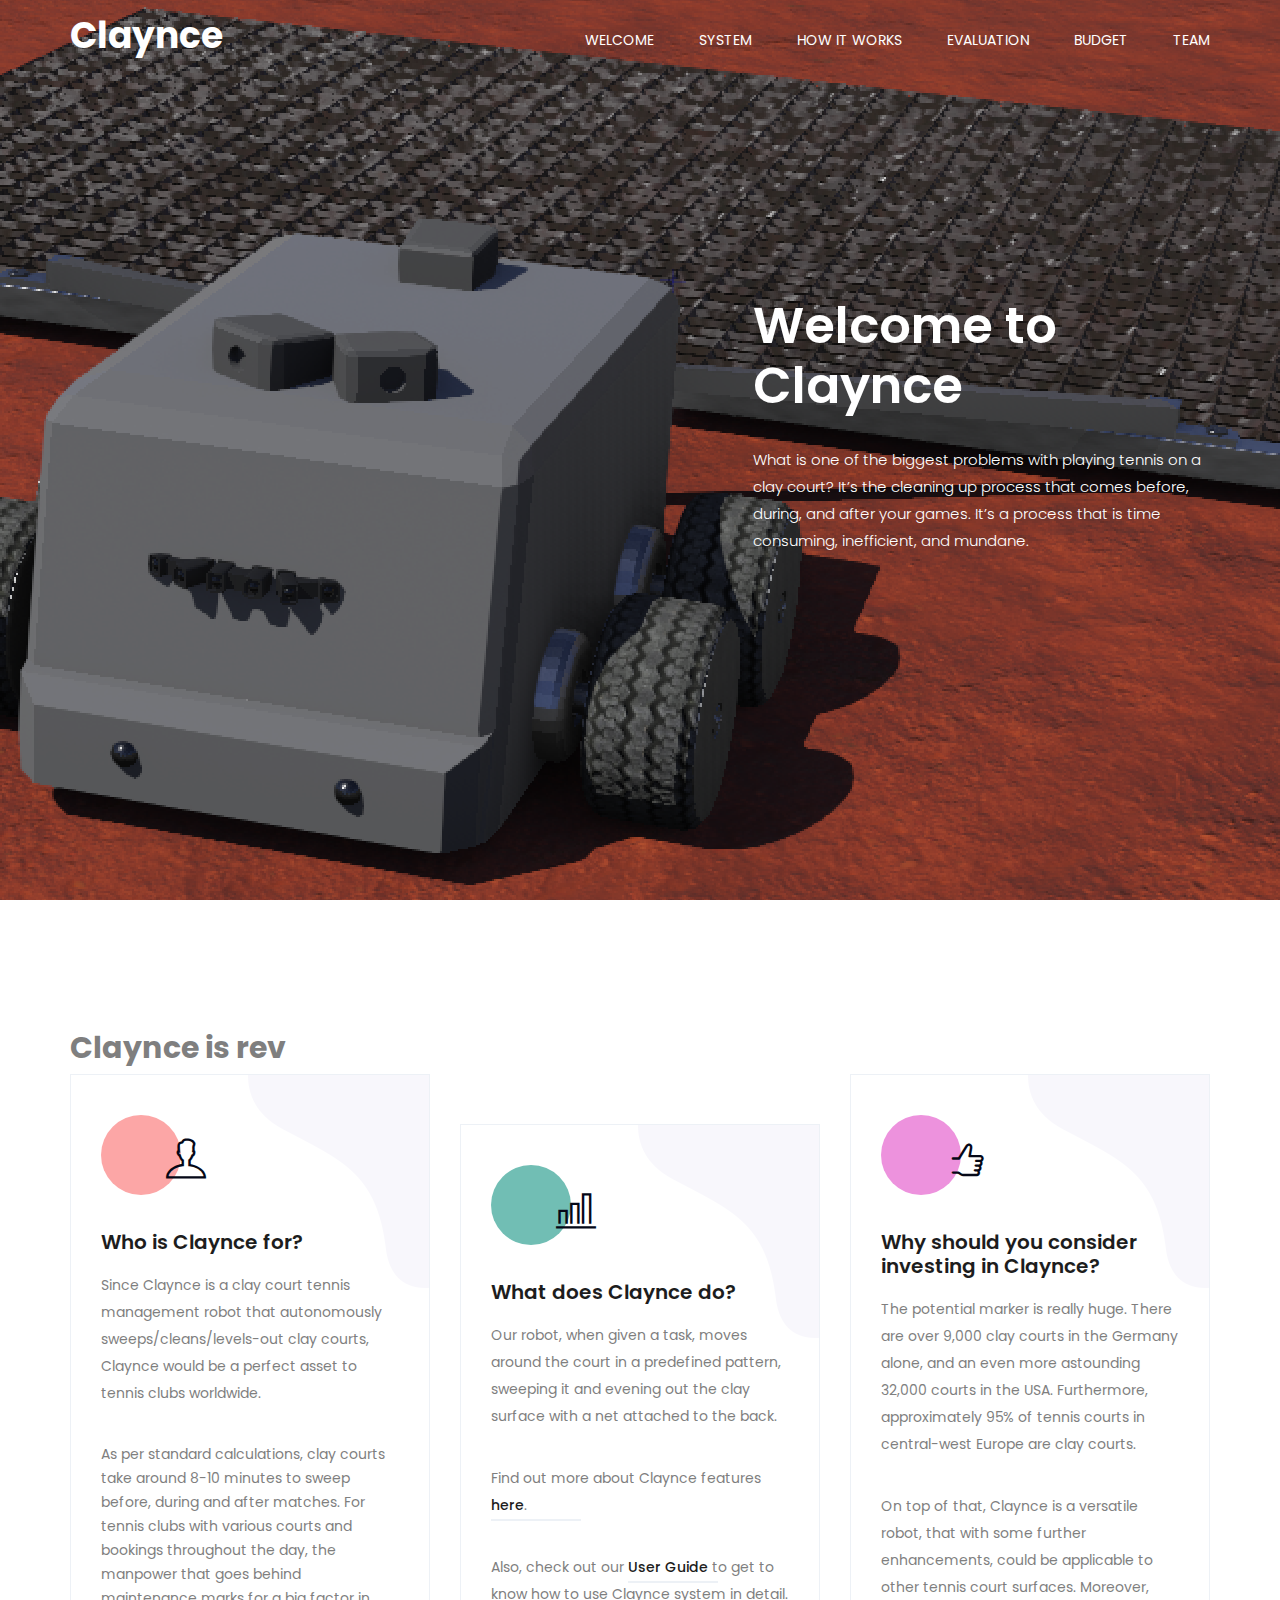
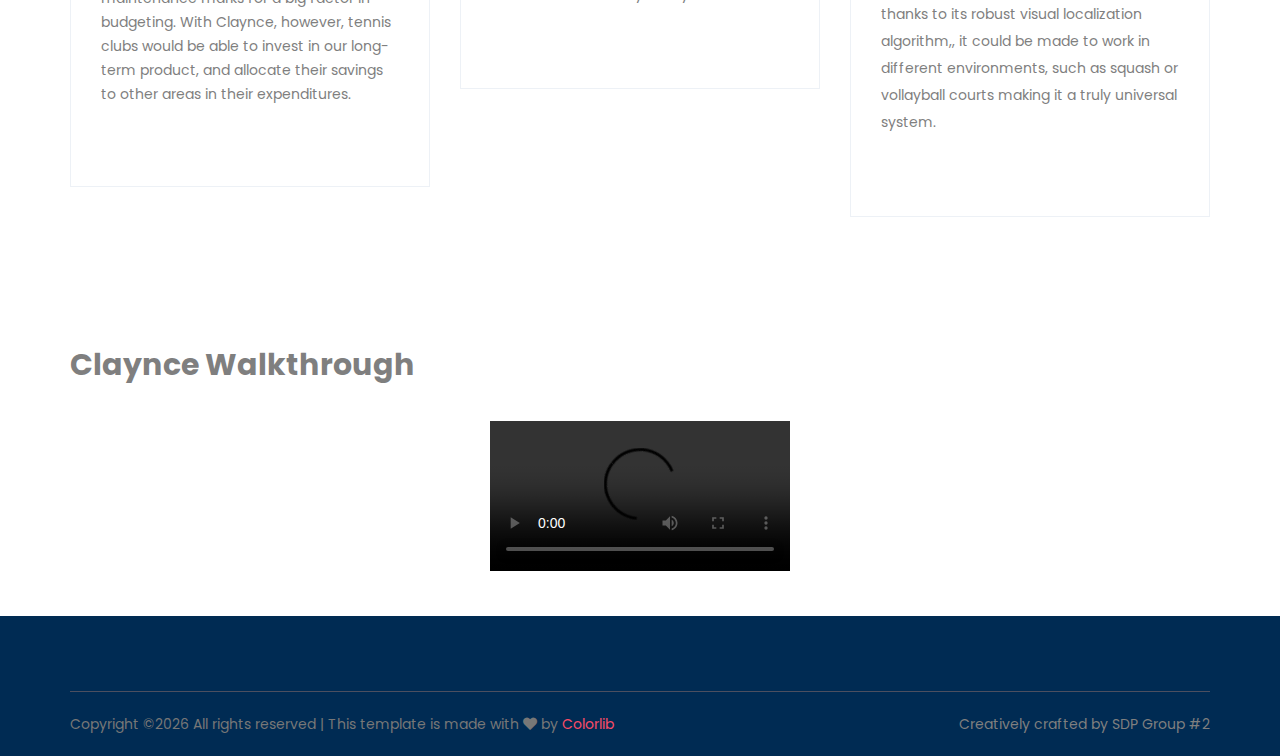
<file: index.html>
<!doctype html>
<html lang="en">
<head>
    <!-- Required meta tags -->
    <meta charset="utf-8">
    <meta name="viewport" content="width=device-width, initial-scale=1, shrink-to-fit=no">
    <link rel="icon" href="img/favicon.png" type="image/png">
    <title>Claynce - SDP Group #2</title>
    <!-- Bootstrap CSS -->
    <link rel="stylesheet" href="css/bootstrap.css">
    <link rel="stylesheet" href="css/themify-icons.css">
    <link rel="stylesheet" href="vendors/fontawesome/css/all.min.css">
    <link rel="stylesheet" href="vendors/owl-carousel/owl.carousel.min.css">
    <link rel="stylesheet" href="vendors/animate-css/animate.css">
    <!-- main css -->
    <link rel="stylesheet" href="css/style.css">
    <link rel="stylesheet" href="css/responsive.css">

    <style>
        .centeredBlock {
          display: block;
          margin-left: auto;
          margin-right: auto;
        }
      </style>

    <!-- Customized CSS -->
    <link rel="stylesheet" href="css/sdp-customized/customized.css">
</head>
<body>

    <!--================Header Menu Area =================-->
    <header class="header_area">	
        <div class="main_menu">
            <nav class="navbar navbar-expand-lg navbar-light">
                <div class="container">
                    <!-- Brand and toggle get grouped for better mobile display -->
                    <h1 id="claynce-header-text">Claynce</h1>
                    <button class="navbar-toggler" type="button" data-toggle="collapse" data-target="#navbarSupportedContent" aria-controls="navbarSupportedContent" aria-expanded="false" aria-label="Toggle navigation">
                        <span class="icon-bar"></span>
                        <span class="icon-bar"></span>
                        <span class="icon-bar"></span>
                    </button>
                    <!-- Collect the nav links, forms, and other content for toggling -->
                    <div class="collapse navbar-collapse offset" id="navbarSupportedContent">
                        <ul class="nav navbar-nav menu_nav ml-auto">
                            <li class="nav-item"><a class="nav-link" href="index.html">WELCOME</a></li> 
                            <li class="nav-item"><a class="nav-link" href="system.html">SYSTEM</a></li> 
                            <li class="nav-item submenu dropdown">
                                <a href="#" class="nav-link dropdown-toggle" data-toggle="dropdown" role="button" 
                                aria-haspopup="true" aria-expanded="false">HOW IT WORKS</a>
                                <ul class="dropdown-menu">
                                    <li class="nav-item"><a class="nav-link" href="overview.html">Overview</a></li> 
                                    <li class="nav-item"><a class="nav-link" href="frontend.html">Front-End</a></li> 
                                    <li class="nav-item"><a class="nav-link" href="backend.html">Back-End</a></li>
                                    <li class="nav-item"><a class="nav-link" href="robot.html">Robot</a></li>
                                </ul>
                            </li>
                            <li class="nav-item"><a class="nav-link" href="evaluation.html">EVALUATION</a></li>     
                            <li class="nav-item"><a class="nav-link" href="budget.html">BUDGET</a></li>
                            <li class="nav-item"><a class="nav-link" href="team.html">TEAM</a></li>     
                        </ul>
                    </div>
                </div>
            </nav>
        </div>
    </header>
    <!--================Header Menu Area =================-->

    <!--================Home Banner Area =================-->
    <section class="home_banner_area">
        <div class="banner_inner d-flex align-items-center">
            <div id="home-banner-div" class="overlay"></div>
            <div class="container">
                <div class="row">
                    <div class="col-lg-6 offset-lg-6 col-xl-5 offset-xl-7">
                        <div class="banner_content">
                            <h3>Welcome to Claynce</h3>
                            <p>What is one of the biggest problems with playing tennis on a clay court?
                                It’s the cleaning up process that comes before, during, and after your games. 
                                It’s a process that is time consuming, inefficient, and mundane.
                            </p>
                        </div>
                    </div>

                </div>
            </div>
        </div>
    </section>
    <!--================End Home Banner Area =================-->

    <!--================About  Area =================-->
    <section class="service-area area-padding">
        <div class="container">

            <h2 id="headline">
                Claynce is 
                <!-- Simple typing text animation inspired by codesdope -->
                <span
                    class="txt-rotate"
                    data-period="2000"
                    data-rotate='[ "revolutionary.", "the newest thing of the 21st century.", 
                    "truly a tennis game changer." ]'
                ></span>            
            </h2>

            <div class="row">

                <!-- Single service -->
                <div class="col-md-6 col-lg-4">
                    <div class="single-service">
                        <div class="service-icon">
                            <i class="ti-user"></i>
                        </div>
                        <div class="service-content">
                            <h5>Who is Claynce for?</h5>
                            <p>Since Claynce is a clay court tennis management robot that autonomously sweeps/cleans/levels-out clay courts, Claynce would be a perfect asset to tennis clubs worldwide. 
                            </p>As per standard calculations, clay courts take around 8-10 minutes to sweep before, during and after matches. For tennis clubs with various courts and bookings throughout the day, the manpower that goes behind maintenance marks for a big factor in budgeting. With Claynce, however, tennis clubs would be able to invest in  our long-term product, 
                                and allocate their savings to other areas in their expenditures.</p>
                        </div>
                    </div>
                </div>
                <!-- Single service -->
                <div class="col-md-6 col-lg-4">
                    <div class="single-service">
                        <div class="service-icon">
                            <i class="ti-bar-chart"></i>
                        </div>
                        <div class="service-content">
                            <h5>What does Claynce do?</h5>
                            <p>Our robot, when given a task, moves around the court in a predefined pattern, 
                                sweeping it and evening out the clay surface with a net attached to the back.</p>
                            <p>
                                Find out more about Claynce features <a href="/system.html">here</a>.
                            </p>
                            <p>
                                Also, check out our <a href="https://group2.sdp.inf.ed.ac.uk/resources/pdf/group-2-user-guide.pdf">User Guide</a> to get to know how to use Claynce system in detail.
                            </p>
                        </div>
                    </div>
                </div>

                <!-- Single service -->
                <div class="col-md-6 col-lg-4">
                    <div class="single-service">
                        <div class="service-icon">
                            <i class="ti-thumb-up"></i>
                        </div>
                        <div class="service-content">
                            <h5>Why should you consider investing in Claynce?</h5>
                            <p>The potential marker is really huge. There are over 9,000 clay courts in the Germany alone, and an even more astounding 32,000 courts in the USA. Furthermore, approximately 95% of tennis courts in central-west Europe are clay courts.</p>
                            <p>On top of that, Claynce is a versatile robot, that with some further enhancements, could be applicable to other tennis court surfaces. Moreover, thanks to its robust visual localization algorithm,, it could be made to work in different environments, such as squash or vollayball courts making it a truly universal system. </p>
                        </div>
                    </div>
                </div>

            </div>
        </div>
    </section>
    <!--================About end =================-->

    <section>
        <div class="container">

            <h2 id="headline">
                Claynce Walkthrough
            </h2>

            <div class="row">

                <!-- Single service -->
                <div id="claynce-promo-vid-div" class="col-md-12 col-lg-12">
                    <video id="claynce-promo-vid" class="centeredBlock" controls style="margin-top: 30px;">
                        <source src="https://group2.sdp.inf.ed.ac.uk/promos/promo_final.mp4" type="video/mp4">
                        Your browser does not support the video tag.
                    </video>
                </div>
            </div>
        </div>
    </section>

    <!-- ================ Start footer Area ================= -->
    <footer class="footer-area">
        <div class="container">
        <div class="footer-bottom row align-items-center text-center text-lg-left no-gutters">
            <p class="footer-text m-0 col-lg-8 col-md-12"><!-- Link back to Colorlib can't be removed. Template is licensed under CC BY 3.0. -->
Copyright &copy;<script>document.write(new Date().getFullYear());</script> All rights reserved | This template is made with <i class="fa fa-heart" aria-hidden="true"></i> by <a href="https://colorlib.com" target="_blank">Colorlib</a>
<!-- Link back to Colorlib can't be removed. Template is licensed under CC BY 3.0. --></p>
            <div class="col-lg-4 col-md-12 text-center text-lg-right footer-social">
                Creatively crafted by SDP Group #2
            </div>
        </div>
        </div>
    </footer>
<!-- ================ End footer Area ================= -->






<!-- Optional JavaScript -->
<!-- jQuery first, then Popper.js, then Bootstrap JS -->
<script src="js/jquery-2.2.4.min.js"></script>
<script src="js/popper.js"></script>
<script src="js/bootstrap.min.js"></script>
<script src="vendors/owl-carousel/owl.carousel.min.js"></script>
<script src="js/jquery.ajaxchimp.min.js"></script>
<script src="js/waypoints.min.js"></script>
<script src="js/mail-script.js"></script>
<script src="js/contact.js"></script>
<script src="js/jquery.form.js"></script>
<script src="js/jquery.validate.min.js"></script>
<script src="js/mail-script.js"></script>
<script src="js/theme.js"></script>

<!-- ONLY FOR LANDING PAGE -->
<script src="js/claynce-customized-script.js"></script>

</body>
</html>
</file>
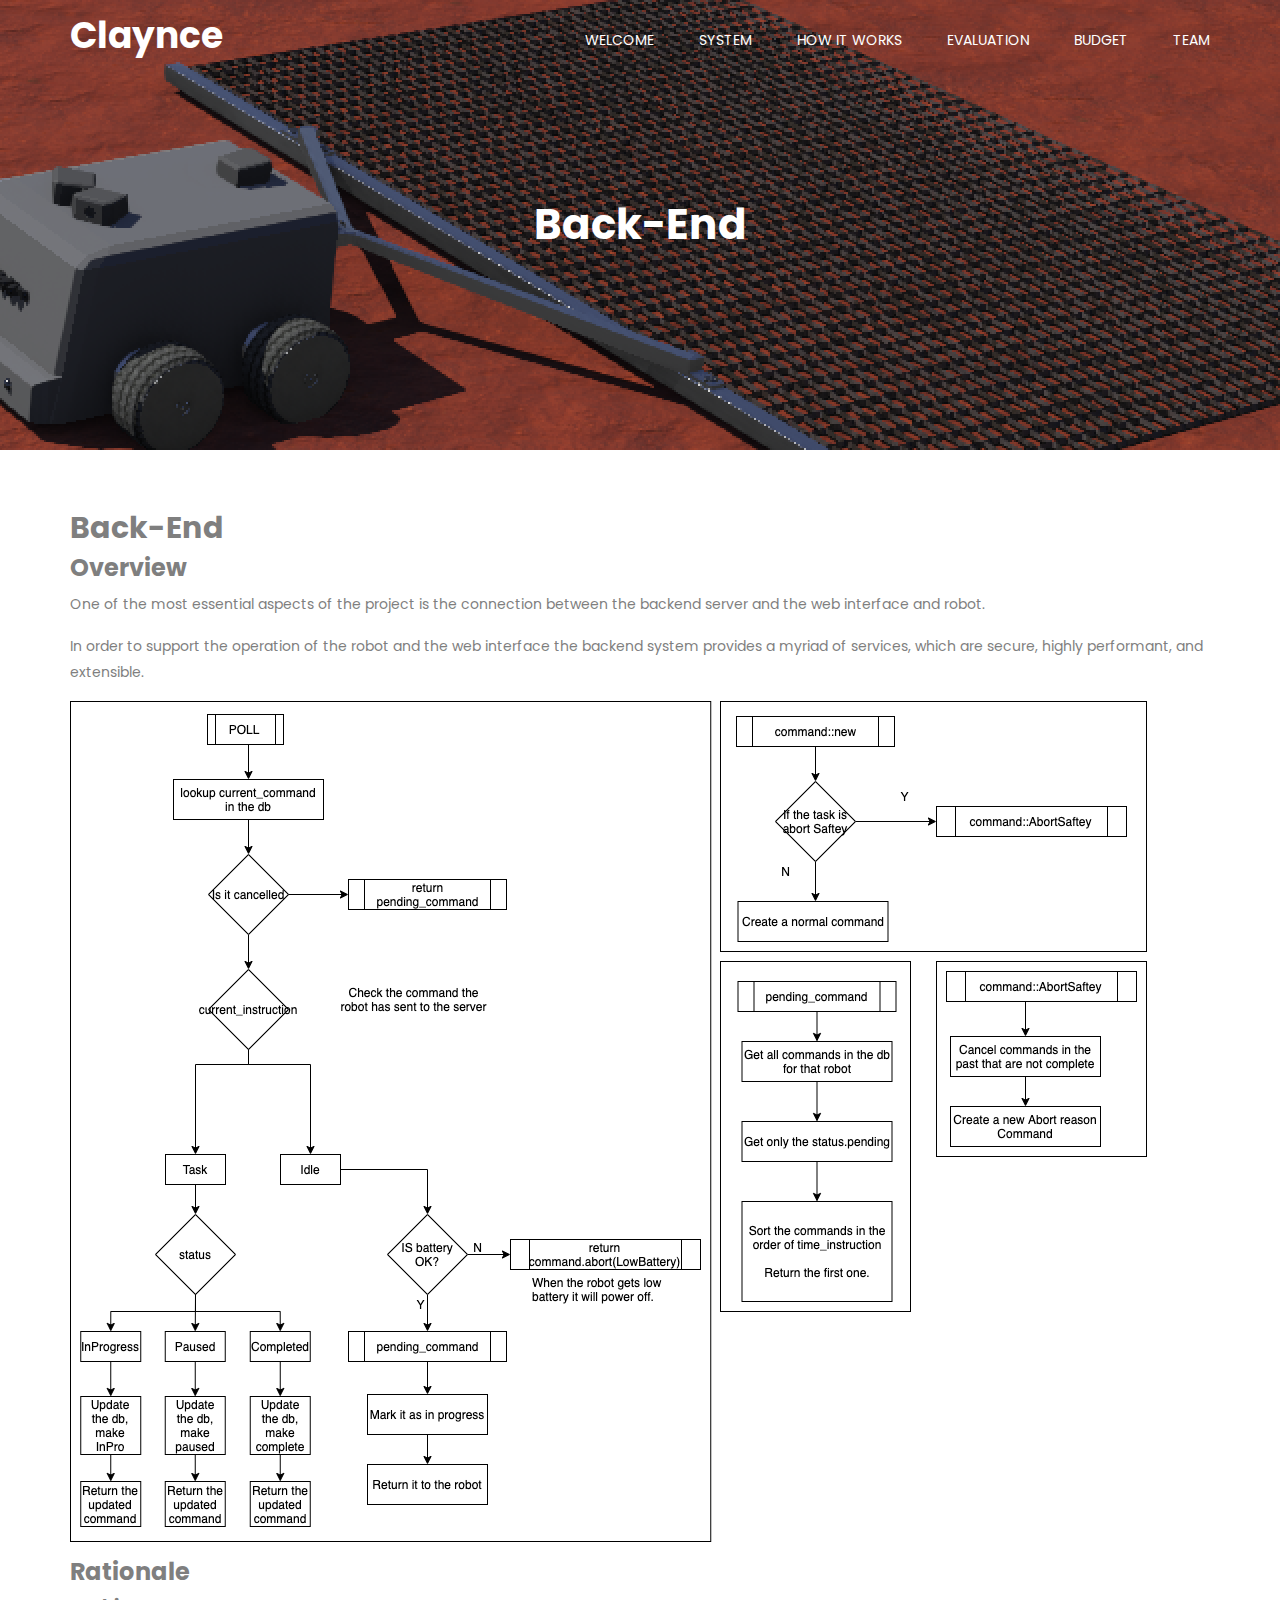
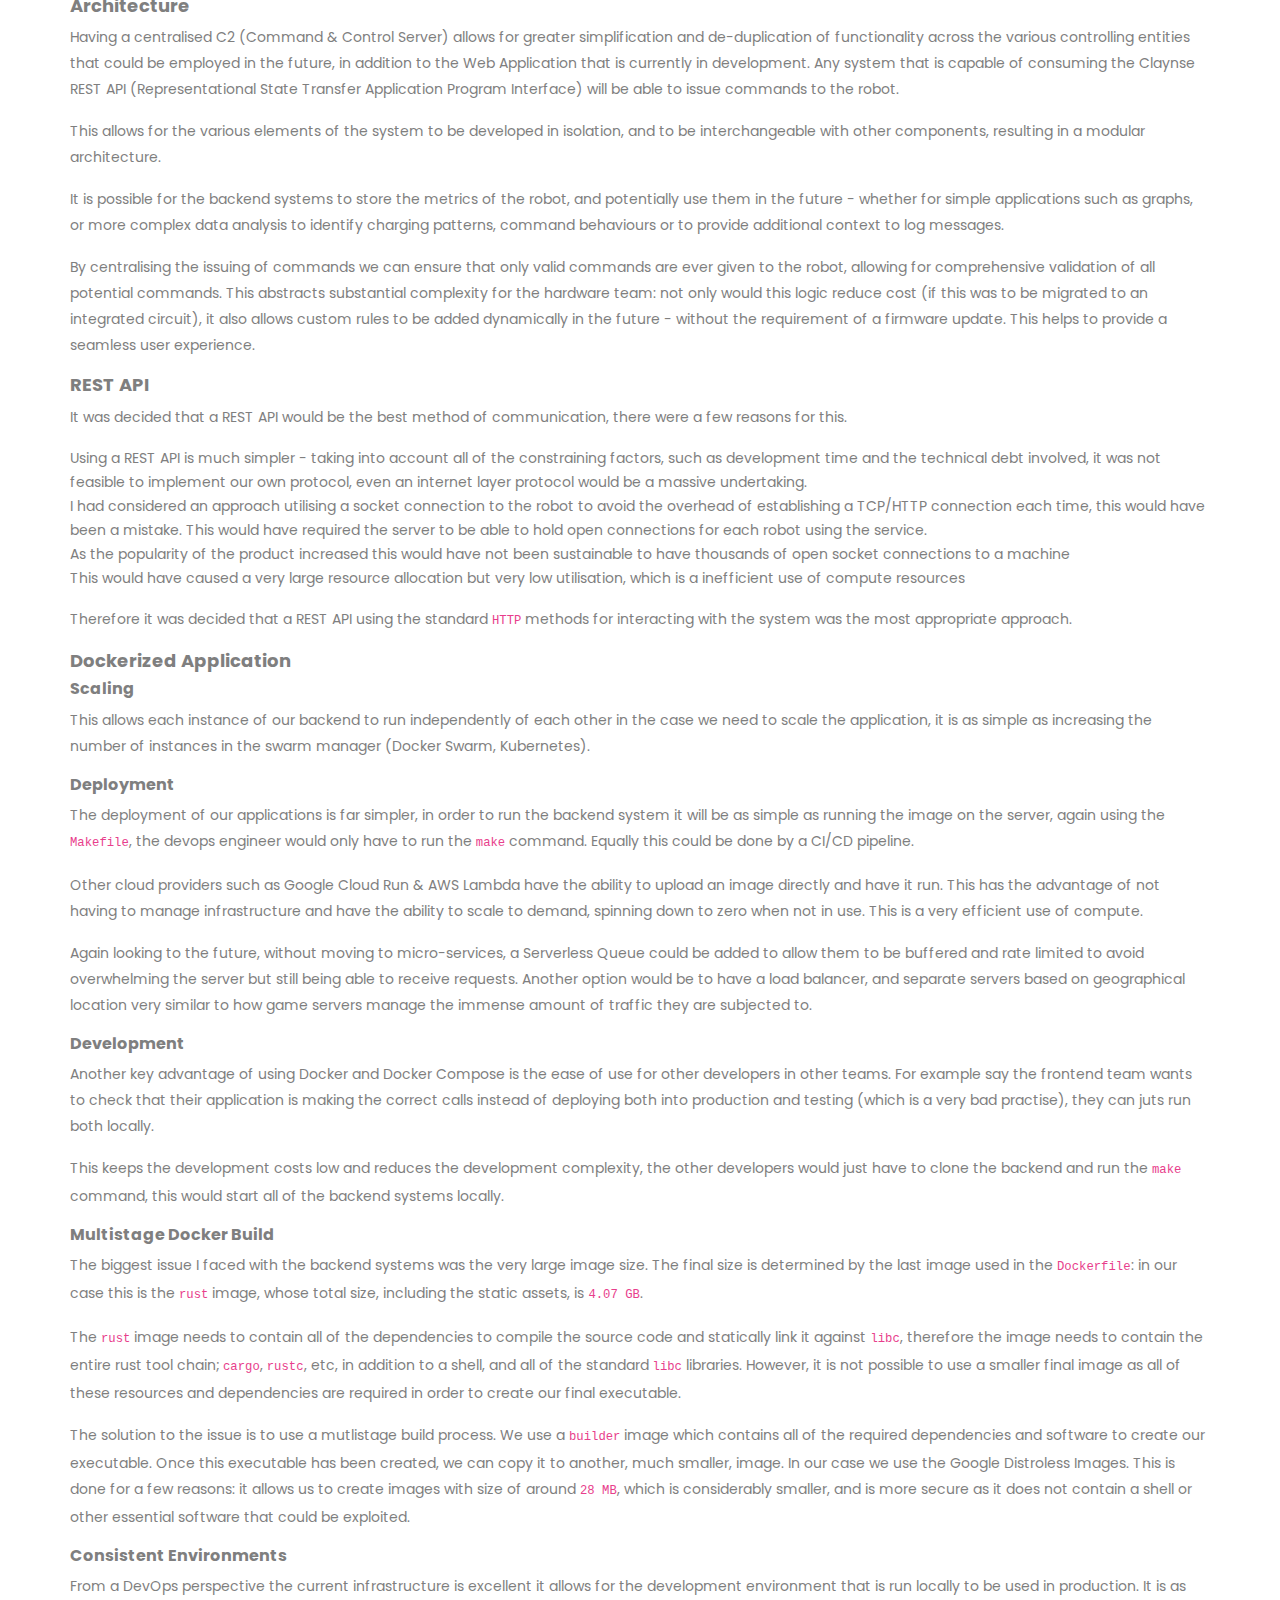
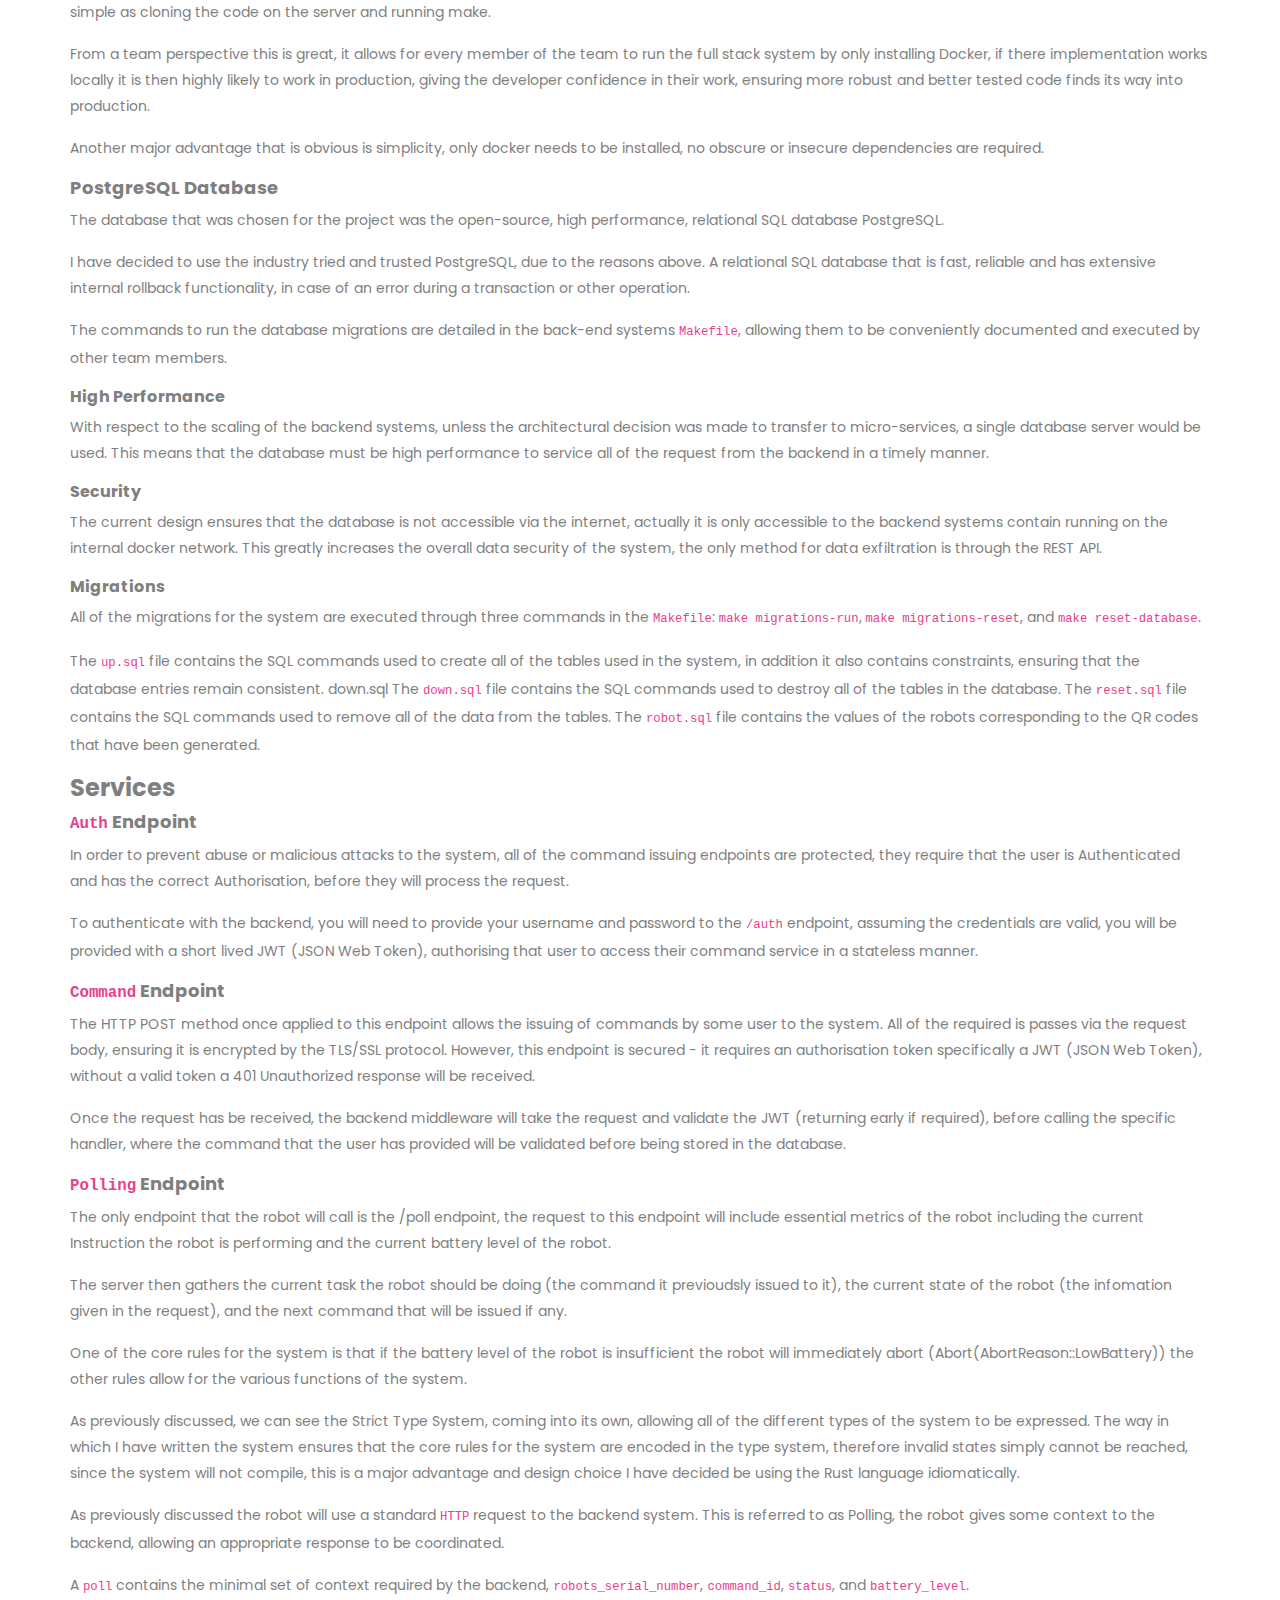
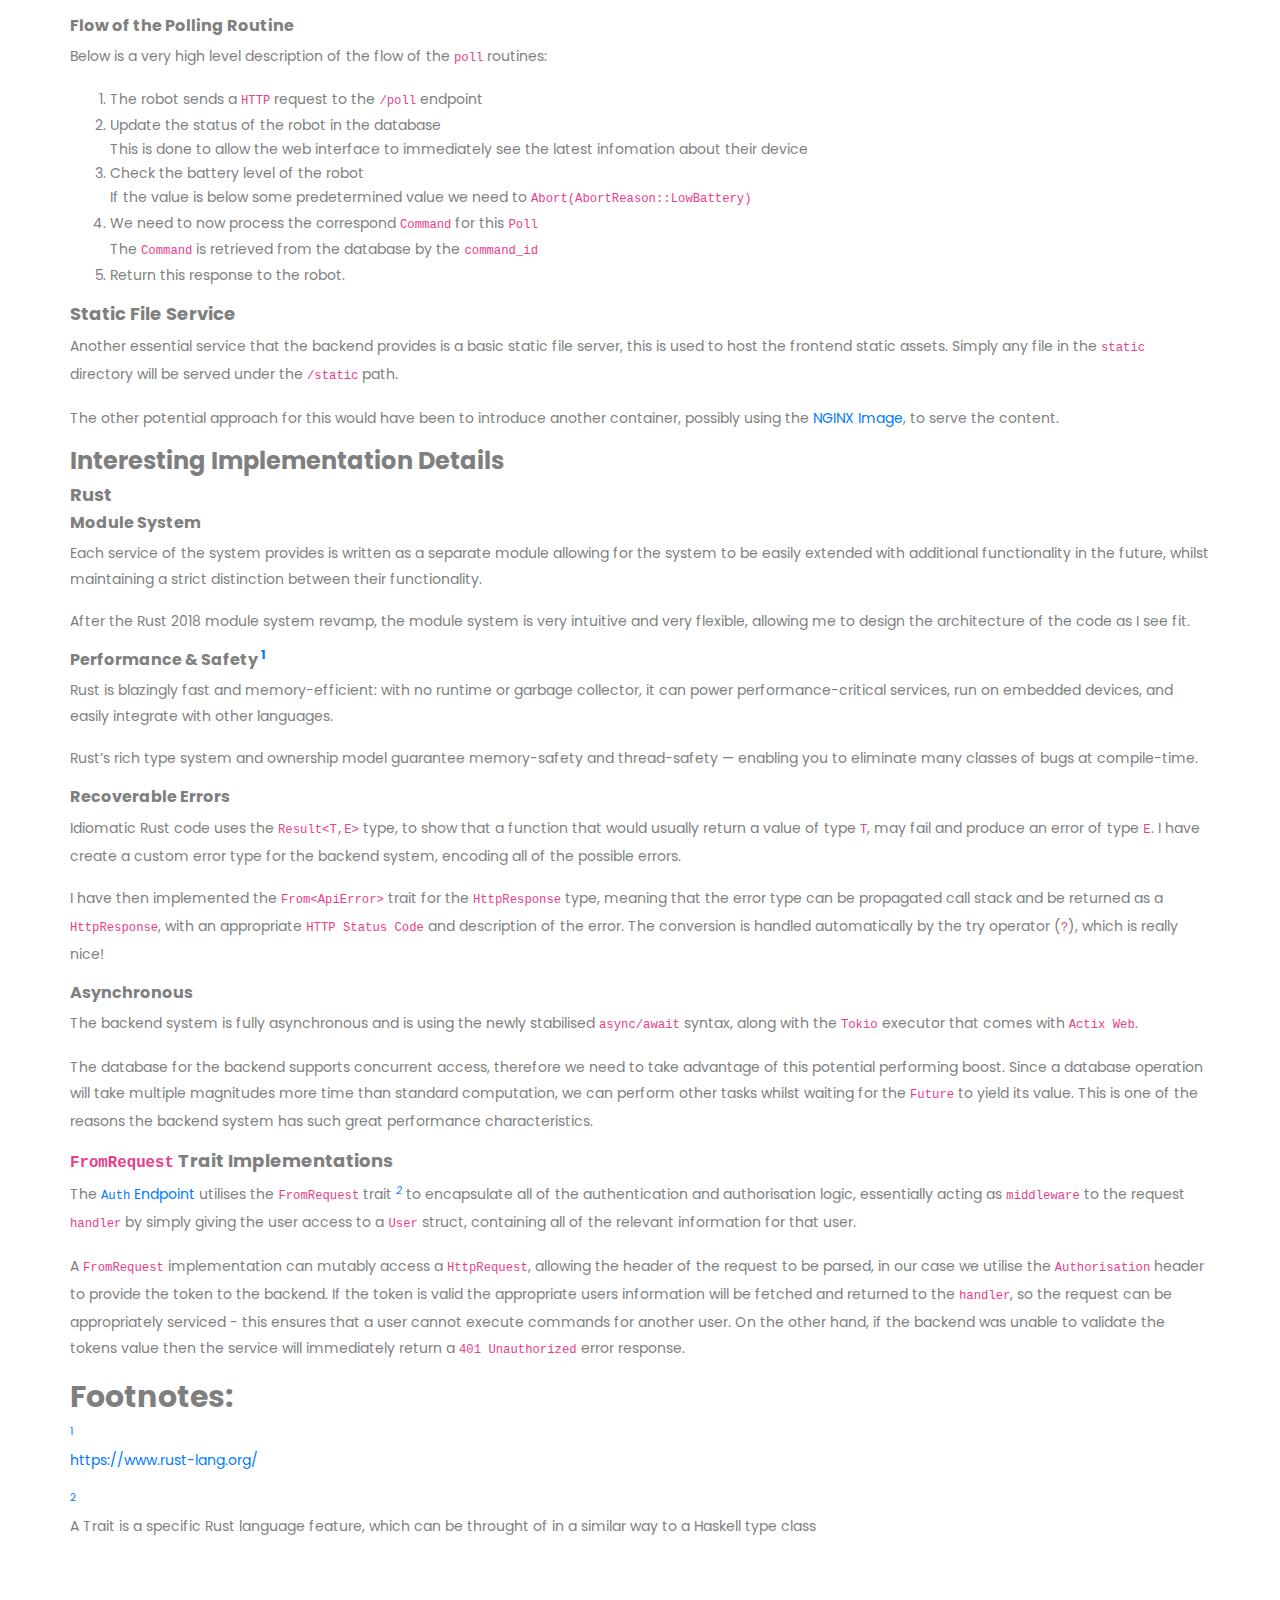
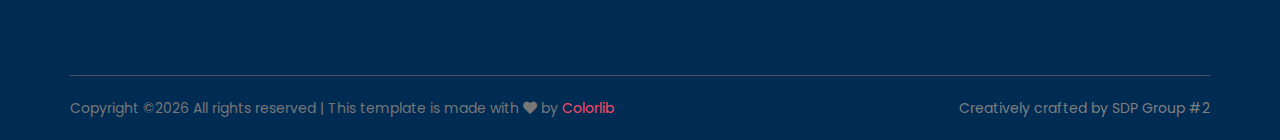
<file: backend.html>
<!doctype html>
<html lang="en">
<head>
    <!-- Required meta tags -->
    <meta charset="utf-8">
    <meta name="viewport" content="width=device-width, initial-scale=1, shrink-to-fit=no">
    <link rel="icon" href="img/favicon.png" type="image/png">
    <title>Claynce - SDP Group #2</title>
    <!-- Bootstrap CSS -->
    <link rel="stylesheet" href="css/bootstrap.css">
    <link rel="stylesheet" href="css/themify-icons.css">
    <link rel="stylesheet" href="vendors/fontawesome/css/all.min.css">
    <link rel="stylesheet" href="vendors/owl-carousel/owl.carousel.min.css">
    <link rel="stylesheet" href="vendors/animate-css/animate.css">
    <!-- main css -->
    <link rel="stylesheet" href="css/style.css">
    <link rel="stylesheet" href="css/responsive.css">

    <!-- Customized CSS -->
    <link rel="stylesheet" href="css/sdp-customized/customized.css">
</head>
<body>

    <!--================Header Menu Area =================-->
    <header class="header_area">	
        <div class="main_menu">
            <nav class="navbar navbar-expand-lg navbar-light">
                <div class="container">
                    <!-- Brand and toggle get grouped for better mobile display -->
                    <h1 id="claynce-header-text">Claynce</h1>
                    <button class="navbar-toggler" type="button" data-toggle="collapse" 
                    data-target="#navbarSupportedContent" aria-controls="navbarSupportedContent" 
                    aria-expanded="false" aria-label="Toggle navigation">
                        <span class="icon-bar"></span>
                        <span class="icon-bar"></span>
                        <span class="icon-bar"></span>
                    </button>
                    <!-- Collect the nav links, forms, and other content for toggling -->
                    <div class="collapse navbar-collapse offset" id="navbarSupportedContent">
                        <ul class="nav navbar-nav menu_nav ml-auto">
                            <li class="nav-item"><a class="nav-link" href="index.html">WELCOME</a></li> 
                            <li class="nav-item"><a class="nav-link" href="system.html">SYSTEM</a></li> 
                            <li class="nav-item submenu dropdown">
                                <a href="#" class="nav-link dropdown-toggle" data-toggle="dropdown" role="button" 
                                aria-haspopup="true" aria-expanded="false">HOW IT WORKS</a>
                                <ul class="dropdown-menu">
                                    <li class="nav-item"><a class="nav-link" href="overview.html">Overview</a></li> 
                                    <li class="nav-item"><a class="nav-link" href="frontend.html">Front-End</a></li> 
                                    <li class="nav-item"><a class="nav-link" href="backend.html">Back-End</a></li>
                                    <li class="nav-item"><a class="nav-link" href="robot.html">Robot</a></li>
                                </ul>
                            </li>
                            <li class="nav-item"><a class="nav-link" href="evaluation.html">EVALUATION</a></li>     
                            <li class="nav-item"><a class="nav-link" href="budget.html">BUDGET</a></li>
                            <li class="nav-item"><a class="nav-link" href="team.html">TEAM</a></li>     
                        </ul>
                    </div>
                </div>
            </nav>
        </div>
    </header>
    <!--================Header Menu Area =================-->


    <!--================Hero Banner Area Start =================-->
    <section id="banner" class="hero-banner d-flex align-items-center">
        <div class="container text-center">
            <h2>Back-End</h2>
        </div>
    </section>
    <!--================Hero Banner Area End =================-->

    <!--================Introduction Start =================-->
    <section class="sample-text-area">
        <div class="container">
            <div id="wrap">

          <div id="content">
          <div id="outline-container-orgcfe32e5" class="outline-2">
          <h2 id="orgcfe32e5">Back-End</h2>
          <div class="outline-text-2" id="text-orgcfe32e5">
          </div>
          <div id="outline-container-orgaf87538" class="outline-3">
          <h3 id="orgaf87538">Overview</h3>
          <div class="outline-text-3" id="text-orgaf87538">
          <p>
          One of the most essential aspects of the project is the connection between the backend server and the web interface and robot.
          </p>
          
          <p>
          In order to support the operation of the robot and the web interface the backend system provides a myriad of services, which are secure, highly performant, and extensible.
          </p>
          
          
          <div class="figure">
          <p><img src="./img/sdp_flowchart.png" alt="sdp_flowchart.png" />
          </p>
          </div>
          </div>
          </div>
          
          <div id="outline-container-org6911281" class="outline-3">
          <h3 id="org6911281">Rationale</h3>
          <div class="outline-text-3" id="text-org6911281">
          </div>
          <div id="outline-container-org85a7f56" class="outline-4">
          <h4 id="org85a7f56">Architecture</h4>
          <div class="outline-text-4" id="text-org85a7f56">
          <p>
          Having a centralised C2 (Command &amp; Control Server) allows for greater simplification and de-duplication of functionality across the various controlling entities that could be employed in the future, in addition to the Web Application that is currently in development. Any system that is capable of consuming the Claynse REST API (Representational State Transfer Application Program Interface) will be able to issue commands to the robot.
          </p>
          
          <p>
          This allows for the various elements of the system to be developed in isolation, and to be interchangeable with other components, resulting in a modular architecture.
          </p>
          
          <p>
          It is possible for the backend systems to store the metrics of the robot, and potentially use them in the future - whether for simple applications such as graphs, or more complex data analysis to identify charging patterns, command behaviours or to provide additional context to log messages.
          </p>
          
          <p>
          By centralising the issuing of commands we can ensure that only valid commands are ever given to the robot, allowing for comprehensive validation of all potential commands.
          This abstracts substantial complexity for the hardware team: not only would this logic reduce cost (if this was to be migrated to an integrated circuit), it also allows custom rules to be added dynamically in the future - without the requirement of a firmware update. This helps to provide a seamless user experience.
          </p>
          </div>
          </div>
          
          <div id="outline-container-org38b3726" class="outline-4">
          <h4 id="org38b3726">REST API</h4>
          <div class="outline-text-4" id="text-org38b3726">
          <p>
          It was decided that a REST API would be the best method of communication, there were a few reasons for this.
          </p>
          <ul class="org-ul">
          <li>Using a REST API is much simpler - taking into account all of the constraining factors, such as development time and the technical debt involved, it was not feasible to implement our own protocol, even an internet layer protocol would be a massive undertaking.</li>
          <li>I had considered an approach utilising a socket connection to the robot to avoid the overhead of establishing a TCP/HTTP connection each time, this would have been a mistake. This would have required the server to be able to hold open connections for each robot using the service.
          <ul class="org-ul">
          <li>As the popularity of the product increased this would have not been sustainable to have thousands of open socket connections to a machine</li>
          <li>This would have caused a very large resource allocation but very low utilisation, which is a inefficient use of compute resources</li>
          </ul></li>
          </ul>
          
          <p>
          Therefore it was decided that a REST API using the standard <code>HTTP</code> methods for interacting with the system was the most appropriate approach.
          </p>
          </div>
          </div>
          <div id="outline-container-org1f31c0d" class="outline-4">
          <h4 id="org1f31c0d">Dockerized Application</h4>
          <div class="outline-text-4" id="text-org1f31c0d">
          </div>
          <div id="outline-container-org1cd76e9" class="outline-5">
          <h5 id="org1cd76e9">Scaling</h5>
          <div class="outline-text-5" id="text-org1cd76e9">
          <p>
          This allows each instance of our backend to run independently of each other in the case we need to scale the application, it is as simple as increasing the number of instances in the swarm manager (Docker Swarm, Kubernetes).
          </p>
          </div>
          </div>
          <div id="outline-container-org08565ca" class="outline-5">
          <h5 id="org08565ca">Deployment</h5>
          <div class="outline-text-5" id="text-org08565ca">
          <p>
          The deployment of our applications is far simpler, in order to run the backend system it will be as simple as running the image on the server, again using the <code>Makefile</code>, the devops engineer would only have to run the <code>make</code> command.
          Equally this could be done by a CI/CD pipeline.
          </p>
          
          <p>
          Other cloud providers such as Google Cloud Run &amp; AWS Lambda have the ability to upload an image directly and have it run. This has the advantage of not having to manage infrastructure and have the ability to scale to demand, spinning down to zero when not in use. This is a very efficient use of compute.
          </p>
          
          <p>
          Again looking to the future, without moving to micro-services, a Serverless Queue could be added to allow them to be buffered and rate limited to avoid overwhelming the server but still being able to receive requests.
          Another option would be to have a load balancer, and separate servers based on geographical location very similar to how game servers manage the immense amount of traffic they are subjected to.
          </p>
          </div>
          </div>
          <div id="outline-container-org654b5f4" class="outline-5">
          <h5 id="org654b5f4">Development</h5>
          <div class="outline-text-5" id="text-org654b5f4">
          <p>
          Another key advantage of using Docker and Docker Compose is the ease of use for other developers in other teams. For example say the frontend team wants to check that their application is making the correct calls instead of deploying both into production and testing (which is a very bad practise), they can juts run both locally.
          </p>
          
          <p>
          This keeps the development costs low and reduces the development complexity, the other developers would just have to clone the backend and run the <code>make</code> command, this would start all of the backend systems locally.
          </p>
          </div>
          </div>
          <div id="outline-container-orgf9eb811" class="outline-5">
          <h5 id="orgf9eb811">Multistage Docker Build</h5>
          <div class="outline-text-5" id="text-orgf9eb811">
          <p>
          The biggest issue I faced with the backend systems was the very large image size.
          The final size is determined by the last image used in the <code>Dockerfile</code>: in our case this is the <code>rust</code> image, whose total size, including the static assets, is <code>4.07 GB</code>.
          </p>
          
          <p>
          The <code>rust</code> image needs to contain all of the dependencies to compile the source code and statically link it against <code>libc</code>, therefore the image needs to contain the entire rust tool chain; <code>cargo</code>, <code>rustc</code>, etc, in addition to a shell, and all of the standard <code>libc</code> libraries. However, it is not possible to use a smaller final image as all of these resources and dependencies are required in order to create our final executable.
          </p>
          
          <p>
          The solution to the issue is to use a mutlistage build process.
          We use a <code>builder</code> image which contains all of the required dependencies and software to create our executable.
          Once this executable has been created, we can copy it to another, much smaller, image.
          In our case we use the Google Distroless Images. This is done for a few reasons: it allows us to create images with size of around <code>28 MB</code>, which is considerably smaller, and is more secure as it does not contain a shell or other essential software that could be exploited.
          </p>
          </div>
          </div>
          <div id="outline-container-orgf83f133" class="outline-5">
          <h5 id="orgf83f133">Consistent Environments</h5>
          <div class="outline-text-5" id="text-orgf83f133">
          <p>
          From a DevOps perspective the current infrastructure is excellent it allows for the development environment that is run locally to be used in production.
          It is as simple as cloning the code on the server and running make.
          </p>
          
          <p>
          From a team perspective this is great, it allows for every member of the team to run the full stack system by only installing Docker, if there implementation works locally it is then highly likely to work in production, giving the developer confidence in their work, ensuring more robust and better tested code finds its way into production.
          </p>
          
          <p>
          Another major advantage that is obvious is simplicity, only docker needs to be installed, no obscure or insecure dependencies are required.
          </p>
          </div>
          </div>
          </div>
          <div id="outline-container-orgced5127" class="outline-4">
          <h4 id="orgced5127">PostgreSQL Database</h4>
          <div class="outline-text-4" id="text-orgced5127">
          <p>
          The database that was chosen for the project was the open-source, high performance, relational SQL database PostgreSQL.
          </p>
          
          <p>
          I have decided to use the industry tried and trusted PostgreSQL, due to the reasons above.
          A relational SQL database that is fast, reliable and has extensive internal rollback functionality, in case of an error during a transaction or other operation.
          </p>
          
          <p>
          The commands to run the database migrations are detailed in the back-end systems <code>Makefile</code>, allowing them to be conveniently documented and executed by other team members.
          </p>
          </div>
          
          <div id="outline-container-org307da4f" class="outline-5">
          <h5 id="org307da4f">High Performance</h5>
          <div class="outline-text-5" id="text-org307da4f">
          <p>
          With respect to the scaling of the backend systems, unless the architectural decision was made to transfer to micro-services, a single database server would be used.
          This means that the database must be high performance to service all of the request from the backend in a timely manner.
          </p>
          </div>
          </div>
          
          <div id="outline-container-orgecdb134" class="outline-5">
          <h5 id="orgecdb134">Security</h5>
          <div class="outline-text-5" id="text-orgecdb134">
          <p>
          The current design ensures that the database is not accessible via the internet, actually it is only accessible to the backend systems contain running on the internal docker network. This greatly increases the overall data security of the system, the only method for data exfiltration is through the REST API.
          </p>
          </div>
          </div>
          <div id="outline-container-orgbfc4a1a" class="outline-5">
          <h5 id="orgbfc4a1a">Migrations</h5>
          <div class="outline-text-5" id="text-orgbfc4a1a">
          <p>
          All of the migrations for the system are executed through three commands in the <code>Makefile</code>: <code>make migrations-run</code>, <code>make migrations-reset</code>, and <code>make reset-database</code>.
          </p>
          
          <p>
          The <code>up.sql</code> file contains the SQL commands used to create all of the tables used in the system, in addition it also contains constraints, ensuring that the database entries remain consistent.
          down.sql
          The <code>down.sql</code> file contains the SQL commands used to destroy all of the tables in the database.
          The <code>reset.sql</code> file contains the SQL commands used to remove all of the data from the tables.
          The <code>robot.sql</code> file contains the values of the robots corresponding to the QR codes that have been generated.
          </p>
          </div>
          </div>
          </div>
          </div>
          <div id="outline-container-org8d27abe" class="outline-3">
          <h3 id="org8d27abe">Services</h3>
          <div class="outline-text-3" id="text-org8d27abe">
          </div>
          <div id="outline-container-orga17238e" class="outline-4">
          <h4 id="orga17238e"><code>Auth</code> Endpoint</h4>
          <div class="outline-text-4" id="text-orga17238e">
          <p>
          In order to prevent abuse or malicious attacks to the system, all of the command issuing endpoints are protected, they require that the user is Authenticated and has the correct Authorisation, before they will process the request.
          </p>
          
          <p>
          To authenticate with the backend, you will need to provide your username and password to the <code>/auth</code> endpoint, assuming the credentials are valid, you will be provided with a short lived JWT (JSON Web Token), authorising that user to access their command service in a stateless manner.
          </p>
          </div>
          </div>
          <div id="outline-container-org5cc2d8c" class="outline-4">
          <h4 id="org5cc2d8c"><code>Command</code> Endpoint</h4>
          <div class="outline-text-4" id="text-org5cc2d8c">
          <p>
          The HTTP POST method once applied to this endpoint allows the issuing of commands by some user to the system.
          All of the required is passes via the request body, ensuring it is encrypted by the TLS/SSL protocol.
          However, this endpoint is secured - it requires an authorisation token specifically a JWT (JSON Web Token), without a valid token a 401 Unauthorized response will be received.
          </p>
          
          <p>
          Once the request has be received, the backend middleware will take the request and validate the JWT (returning early if required), before calling the specific handler, where the command that the user has provided will be validated before being stored in the database.
          </p>
          </div>
          </div>
          <div id="outline-container-orgd409053" class="outline-4">
          <h4 id="orgd409053"><code>Polling</code> Endpoint</h4>
          <div class="outline-text-4" id="text-orgd409053">
          <p>
          The only endpoint that the robot will call is the /poll endpoint, the request to this endpoint will include essential metrics of the robot including the current Instruction the robot is performing and the current battery level of the robot.
          </p>
          
          <p>
          The server then gathers the current task the robot should be doing (the command it previoudsly issued to it), the current state of the robot (the infomation given in the request), and the next command that will be issued if any.
          </p>
          
          <p>
          One of the core rules for the system is that if the battery level of the robot is insufficient the robot will immediately abort (Abort(AbortReason::LowBattery)) the other rules allow for the various functions of the system.
          </p>
          
          <p>
          As previously discussed, we can see the Strict Type System, coming into its own, allowing all of the different types of the system to be expressed.
          The way in which I have written the system ensures that the core rules for the system are encoded in the type system, therefore invalid states simply cannot be reached, since the system will not compile, this is a major advantage and design choice I have decided be using the Rust language idiomatically.
          </p>
          
          
          <p>
          As previously discussed the robot will use a standard <code>HTTP</code> request to the backend system.
          This is referred to as Polling, the robot gives some context to the backend, allowing an appropriate response to be coordinated.
          </p>
          
          <p>
          A <code>poll</code> contains the minimal set of context required by the backend, <code>robots_serial_number</code>, <code>command_id</code>, <code>status</code>, and <code>battery_level</code>.
          </p>
          </div>
          
          <div id="outline-container-org46f8c3c" class="outline-5">
          <h5 id="org46f8c3c">Flow of the Polling Routine</h5>
          <div class="outline-text-5" id="text-org46f8c3c">
          <p>
          Below is a very high level description of the flow of the <code>poll</code> routines:
          </p>
          <ol class="org-ol">
          <li>The robot sends a <code>HTTP</code> request to the <code>/poll</code> endpoint</li>
          <li>Update the status of the robot in the database
          <ul class="org-ul">
          <li>This is done to allow the web interface to immediately see the latest infomation about their device</li>
          </ul></li>
          <li>Check the battery level of the robot
          <ul class="org-ul">
          <li>If the value is below some predetermined value we need to <code>Abort(AbortReason::LowBattery)</code></li>
          </ul></li>
          <li>We need to now process the correspond <code>Command</code> for this <code>Poll</code>
          <ul class="org-ul">
          <li>The <code>Command</code> is retrieved from the database by the <code>command_id</code></li>
          </ul></li>
          <li>Return this response to the robot.</li>
          </ol>
          </div>
          </div>
          </div>
          
          <div id="outline-container-org025927c" class="outline-4">
          <h4 id="org025927c">Static File Service</h4>
          <div class="outline-text-4" id="text-org025927c">
          <p>
          Another essential service that the backend provides is a basic static file server, this is used to host the frontend static assets. Simply any file in the <code>static</code> directory will be served under the <code>/static</code> path.
          </p>
          
          <p>
          The other potential approach for this would have been to introduce another container, possibly using the <a href="https://hub.docker.com/_/nginx">NGINX Image</a>, to serve the content.
          </p>
          </div>
          </div>
          </div>
          
          <div id="outline-container-orga067147" class="outline-3">
          <h3 id="orga067147">Interesting Implementation Details</h3>
          <div class="outline-text-3" id="text-orga067147">
          </div>
          <div id="outline-container-org1232e4b" class="outline-4">
          <h4 id="org1232e4b">Rust</h4>
          <div class="outline-text-4" id="text-org1232e4b">
          </div>
          <div id="outline-container-orgcd83df9" class="outline-5">
          <h5 id="orgcd83df9">Module System</h5>
          <div class="outline-text-5" id="text-orgcd83df9">
          <p>
          Each service of the system provides is written as a separate module allowing for the system to be easily extended with additional functionality in the future, whilst maintaining a strict distinction between their functionality.
          </p>
          
          <p>
          After the Rust 2018 module system revamp, the module system is very intuitive and very flexible, allowing me to design the architecture of the code as I see fit.
          </p>
          </div>
          </div>
          <div id="outline-container-orgab188f7" class="outline-5">
          <h5 id="orgab188f7">Performance &amp; Safety <sup><a id="fnr.1" class="footref" href="#fn.1">1</a></sup></h5>
          <div class="outline-text-5" id="text-orgab188f7">
          <p>
          Rust is blazingly fast and memory-efficient: with no runtime or garbage collector, it can power performance-critical services, run on embedded devices, and easily integrate with other languages.
          </p>
          
          <p>
          Rust’s rich type system and ownership model guarantee memory-safety and thread-safety — enabling you to eliminate many classes of bugs at compile-time.
          </p>
          </div>
          </div>
          <div id="outline-container-orge169094" class="outline-5">
          <h5 id="orge169094">Recoverable Errors</h5>
          <div class="outline-text-5" id="text-orge169094">
          <p>
          Idiomatic Rust code uses the <code>Result&lt;T,E&gt;</code> type, to show that a function that would usually return a value of type <code>T</code>, may fail and produce an error of type <code>E</code>.  I have create a custom error type for the backend system, encoding all of the possible errors.
          </p>
          
          <p>
          I have then implemented the  <code>From&lt;ApiError&gt;</code> trait for the <code>HttpResponse</code> type, meaning that the error type can be propagated call stack and be returned as a <code>HttpResponse</code>, with an appropriate <code>HTTP Status Code</code> and description of the error.
          The conversion is handled automatically by the try operator (<code>?</code>), which is really nice!
          </p>
          </div>
          </div>
          <div id="outline-container-org8b6e8c7" class="outline-5">
          <h5 id="org8b6e8c7">Asynchronous</h5>
          <div class="outline-text-5" id="text-org8b6e8c7">
          <p>
          The backend system is fully asynchronous and is using the newly stabilised <code>async/await</code> syntax, along with the <code>Tokio</code> executor that comes with <code>Actix Web</code>.
          </p>
          
          <p>
          The database for the backend supports concurrent access, therefore we need to take advantage of this potential performing boost.
          Since a database operation will take multiple magnitudes more time than standard computation, we can perform other tasks whilst waiting for the <code>Future</code> to yield its value.
          This is one of the reasons the backend system has such great performance characteristics.
          </p>
          </div>
          </div>
          </div>
          
          <div id="outline-container-org88d120e" class="outline-4">
          <h4 id="org88d120e"><code>FromRequest</code> Trait Implementations</h4>
          <div class="outline-text-4" id="text-org88d120e">
          <p>
          The <a href="#orga17238e"><code>Auth</code> Endpoint</a> utilises the <code>FromRequest</code> trait <sup><a id="fnr.2" class="footref" href="#fn.2">2</a></sup> to encapsulate all of the authentication and authorisation logic, essentially acting as <code>middleware</code> to the request <code>handler</code> by simply giving the user access to a <code>User</code> struct, containing all of the relevant information for that user.
          </p>
          
          <p>
          A <code>FromRequest</code> implementation can mutably access a <code>HttpRequest</code>, allowing the header of the request to be parsed, in our case we utilise the <code>Authorisation</code> header to provide the token to the backend.
          If the token is valid the appropriate users information will be fetched and returned to the <code>handler</code>, so the request can be appropriately serviced - this ensures that a user cannot execute commands for another user.
          On the other hand, if the backend was unable to validate the tokens value then the service will immediately return a <code>401 Unauthorized</code> error response.
          </p>
          </div>
          </div>
          </div>
          </div>
          <div id="footnotes">
          <h2 class="footnotes">Footnotes: </h2>
          <div id="text-footnotes">
          
          <div class="footdef"><sup><a id="fn.1" class="footnum" href="#fnr.1">1</a></sup> <div class="footpara"><p class="footpara">
          <a href="https://www.rust-lang.org/">https://www.rust-lang.org/</a>
          </p></div></div>
          
          <div class="footdef"><sup><a id="fn.2" class="footnum" href="#fnr.2">2</a></sup> <div class="footpara"><p class="footpara">A Trait is a specific Rust language feature, which can be throught of in a similar way to a Haskell type class</p></div></div>
          
          
          </div>
          </div></div>
        </div>
    </section>
    <!--================Concept End =================-->


    <!-- ================ Start footer Area ================= -->
    <footer class="footer-area">
        <div class="container">
        <div class="footer-bottom row align-items-center text-center text-lg-left no-gutters">
            <p class="footer-text m-0 col-lg-8 col-md-12"><!-- Link back to Colorlib can't be removed. Template is licensed under CC BY 3.0. -->
Copyright &copy;<script>document.write(new Date().getFullYear());</script> All rights reserved | This template is made with <i class="fa fa-heart" aria-hidden="true"></i> by <a href="https://colorlib.com" target="_blank">Colorlib</a>
<!-- Link back to Colorlib can't be removed. Template is licensed under CC BY 3.0. --></p>
            <div class="col-lg-4 col-md-12 text-center text-lg-right footer-social">
                Creatively crafted by SDP Group #2
            </div>
        </div>
        </div>
    </footer>
<!-- ================ End footer Area ================= -->






<!-- Optional JavaScript -->
<!-- jQuery first, then Popper.js, then Bootstrap JS -->
<script src="js/jquery-2.2.4.min.js"></script>
<script src="js/popper.js"></script>
<script src="js/bootstrap.min.js"></script>
<script src="vendors/owl-carousel/owl.carousel.min.js"></script>
<script src="js/jquery.ajaxchimp.min.js"></script>
<script src="js/waypoints.min.js"></script>
<script src="js/mail-script.js"></script>
<script src="js/contact.js"></script>
<script src="js/jquery.form.js"></script>
<script src="js/jquery.validate.min.js"></script>
<script src="js/mail-script.js"></script>
<script src="js/theme.js"></script>
</body>
</html>
</file>
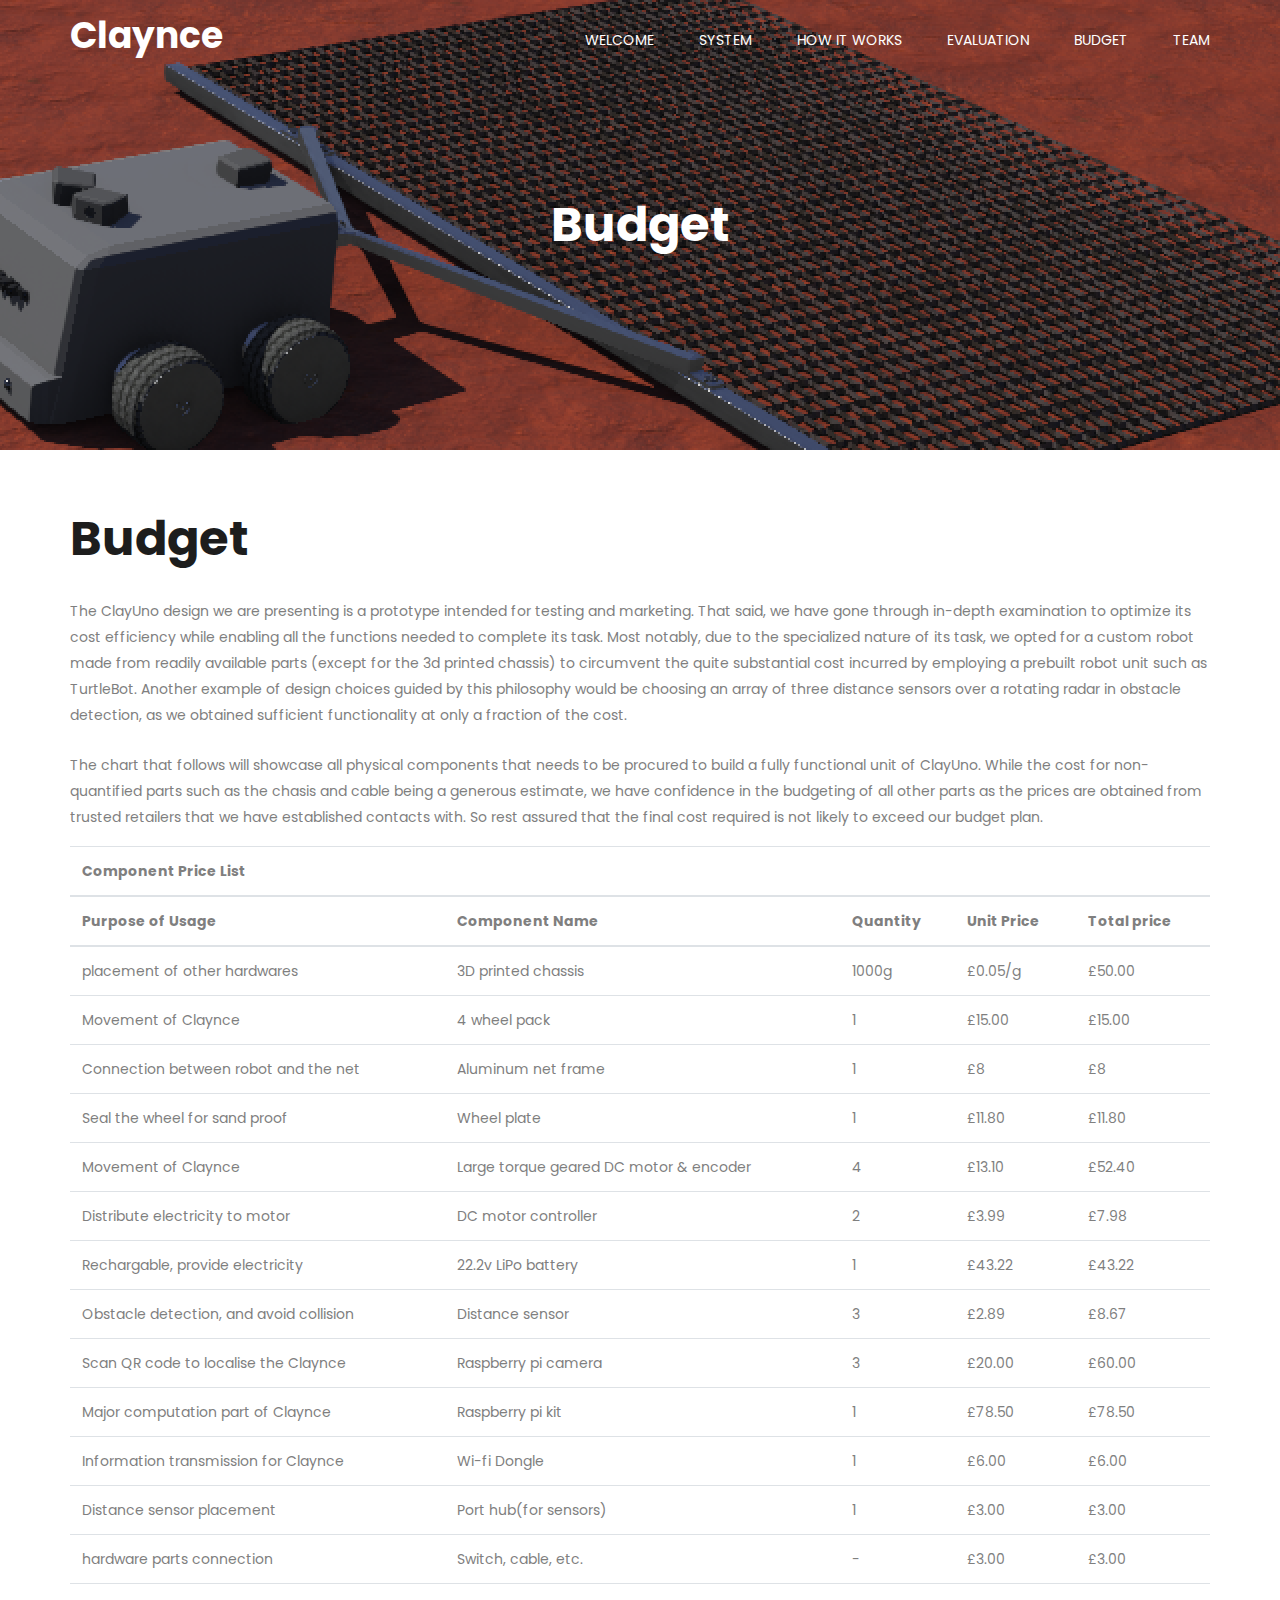
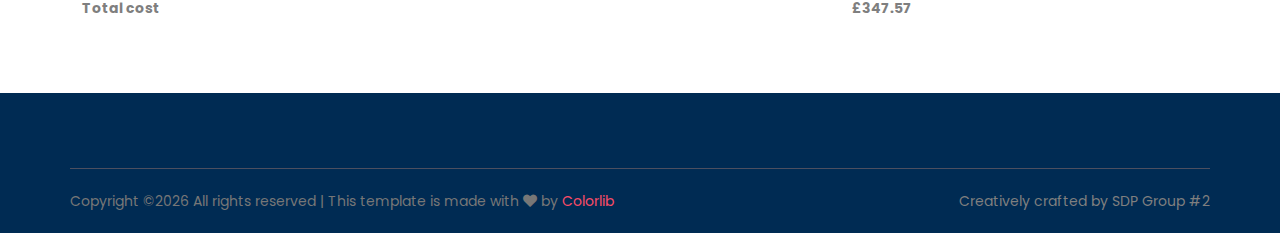
<file: budget.html>
<!doctype html>
<html lang="en">
<head>
    <!-- Required meta tags -->
    <meta charset="utf-8">
    <meta name="viewport" content="width=device-width, initial-scale=1, shrink-to-fit=no">
    <link rel="icon" href="img/favicon.png" type="image/png">
    <title>Claynce - SDP Group #2</title>
    <!-- Bootstrap CSS -->
    <link rel="stylesheet" href="css/bootstrap.css">
    <link rel="stylesheet" href="css/themify-icons.css">
    <link rel="stylesheet" href="vendors/fontawesome/css/all.min.css">
    <link rel="stylesheet" href="vendors/owl-carousel/owl.carousel.min.css">
    <link rel="stylesheet" href="vendors/animate-css/animate.css">
    <!-- main css -->
    <link rel="stylesheet" href="css/style.css">
    <link rel="stylesheet" href="css/responsive.css">

    <!-- Customized CSS -->
    <link rel="stylesheet" href="css/sdp-customized/customized.css">
</head>
<body>

    <!--================Header Menu Area =================-->
    <header class="header_area">	
        <div class="main_menu">
            <nav class="navbar navbar-expand-lg navbar-light">
                <div class="container">
                    <!-- Brand and toggle get grouped for better mobile display -->
                    <h1 id="claynce-header-text">Claynce</h1>
                    <button class="navbar-toggler" type="button" data-toggle="collapse" data-target="#navbarSupportedContent" aria-controls="navbarSupportedContent" aria-expanded="false" aria-label="Toggle navigation">
                        <span class="icon-bar"></span>
                        <span class="icon-bar"></span>
                        <span class="icon-bar"></span>
                    </button>
                    <!-- Collect the nav links, forms, and other content for toggling -->
                    <div class="collapse navbar-collapse offset" id="navbarSupportedContent">
                        <ul class="nav navbar-nav menu_nav ml-auto">
                            <li class="nav-item"><a class="nav-link" href="index.html">WELCOME</a></li> 
                            <li class="nav-item"><a class="nav-link" href="system.html">SYSTEM</a></li> 
                            <li class="nav-item submenu dropdown">
                                <a href="#" class="nav-link dropdown-toggle" data-toggle="dropdown" role="button" 
                                aria-haspopup="true" aria-expanded="false">HOW IT WORKS</a>
                                <ul class="dropdown-menu">
                                    <li class="nav-item"><a class="nav-link" href="overview.html">Overview</a></li> 
                                    <li class="nav-item"><a class="nav-link" href="frontend.html">Front-End</a></li> 
                                    <li class="nav-item"><a class="nav-link" href="backend.html">Back-End</a></li>
                                    <li class="nav-item"><a class="nav-link" href="robot.html">Robot</a></li>
                                </ul>
                            </li>
                            <li class="nav-item"><a class="nav-link" href="evaluation.html">EVALUATION</a></li>     
                            <li class="nav-item"><a class="nav-link" href="budget.html">BUDGET</a></li>
                            <li class="nav-item"><a class="nav-link" href="team.html">TEAM</a></li>     
                        </ul>
                    </div>
                </div>
            </nav>
        </div>
    </header>
    <!--================Header Menu Area =================-->


    <!--================Hero Banner Area Start =================-->
    <section id="banner" class="hero-banner d-flex align-items-center">
        <div class="container text-center">
            <h2 id="header-title">Budget</h2>
        </div>
    </section>
    <!--================Hero Banner Area End =================-->

    <!--================Budget Introduction Start =================-->
    <section class="sample-text-area">
        <div class="container">
          <h3 id="header-title" class="text-heading title_color">Budget</h3>
          <p class="sample-text">
            The ClayUno design we are presenting is a prototype intended for testing and marketing. 
            That said, we have gone through in-depth examination to optimize its cost efficiency 
            while enabling all the functions needed to complete its task. 
            Most notably, due to the specialized nature of its task, we opted for a custom robot made from 
            readily available parts (except for the 3d printed chassis) to circumvent the 
            quite substantial cost incurred by employing a prebuilt robot unit such as TurtleBot. 
            Another example of design choices guided by this philosophy would be choosing an array of 
            three distance sensors over a rotating radar in obstacle detection, as we obtained sufficient functionality 
            at only a fraction of the cost.
          </p>
          <br>
          <p>
            The chart that follows will showcase all physical components that needs to be procured to build a fully functional unit of ClayUno. While the cost for non-quantified parts such as the chasis and cable being a generous estimate, 
            we have confidence in the budgeting of all other parts as the prices are obtained from trusted 
            retailers that we have established contacts with. So rest assured that the final cost required is not 
            likely to exceed our budget plan.
          </p>

          <!-- TODO: Clean up Budget table layout for mobile usage -->
          <div id="essential euqipment"><table class="table">
			<thead>
			<tr>
				<th colspan="5">Component Price List</th>
			</tr>	
			<tr>
			<th>Purpose of Usage</th>
			<th>Component Name</th>
			<th>Quantity</th>
			<th>Unit Price</th>
			<th>Total price</th>
			</tr>
			</thead>
			<tbody>
			<tr>
			<td> placement of other hardwares</td>
			<td>3D printed chassis</td>
			<td>1000g</td>
			<td>£0.05/g</td>
			<td>£50.00</td>
			</tr>
			<tr>
			<td>Movement of  Claynce</td>
			<td>4 wheel pack</td>
			<td>1</td>
			<td>£15.00</td>
			<td>£15.00</td>
			</tr>
			<tr>
			<td>Connection between robot and the net</td>
			<td> Aluminum net frame</td>
			<td>1</td>
			<td>£8</td>
			<td>£8</td>
			
			</tr>
			<tr>
				<td> Seal the wheel for sand proof</td>
				<td> Wheel plate</td>
				<td>1</td>
				<td>£11.80</td>
				<td>£11.80</td>
			</tr>
			<tr>
				<td> Movement of  Claynce</td>
				<td> Large torque geared DC motor & encoder </td>
				<td>4</td>
				<td>£13.10</td>
				<td>£52.40</td>
				
			</tr>
			<tr>
				<td> Distribute electricity to motor</td>
				<td>DC motor controller </td>
				<td> 2 </td>
				<td>£3.99</td>
				<td>£7.98</td>
			</tr>
			<tr>
				<td> Rechargable, provide electricity</td>
				<td>22.2v LiPo battery </td>
				<td> 1 </td>
				<td>£43.22</td>
				<td>£43.22</td>	
			</tr>
			<tr>
				<td> Obstacle detection, and avoid collision</td>
				<td>Distance sensor </td>
				<td> 3 </td>
				<td>£2.89</td>
				<td>£8.67</td>
				
			</tr>
			<tr>
				<td> Scan QR code to localise the Claynce</td>
				<td>Raspberry pi camera</td>
				<td> 3 </td>
				<td>£20.00</td>
				<td>£60.00</td>
			</tr>
			<tr>
				<td> Major computation part of Claynce</td>
				<td>Raspberry pi kit</td>
				<td> 1 </td>
				<td>£78.50</td>
				<td>£78.50</td>
			</tr>
			<tr>
				<td> Information transmission for Claynce</td>
				<td>Wi-fi Dongle</td>
				<td> 1 </td>
				<td>£6.00</td>
				<td>£6.00</td>
			</tr>
			<tr>
				<td> Distance sensor placement</td>
				<td>Port hub(for sensors)</td>
				<td> 1 </td>
				<td>£3.00</td>
				<td>£3.00</td>
			</tr>
			<tr>
				<td> hardware parts connection</td>
				<td>Switch, cable, etc.</td>
				<td> - </td>
				<td>£3.00</td>
				<td>£3.00</td>
			</tr>
			<tr>
				<th colspan="2">Total cost</td>
				<th colspan="3">£347.57</td>
			</tr>
			</tbody>
			</table> </div>

        </div>
      </section>
    <!--================Concept End =================-->



    <!-- ================ Start footer Area ================= -->
    <footer class="footer-area">
        <div class="container">
        <div class="footer-bottom row align-items-center text-center text-lg-left no-gutters">
            <p class="footer-text m-0 col-lg-8 col-md-12"><!-- Link back to Colorlib can't be removed. Template is licensed under CC BY 3.0. -->
Copyright &copy;<script>document.write(new Date().getFullYear());</script> All rights reserved | This template is made with <i class="fa fa-heart" aria-hidden="true"></i> by <a href="https://colorlib.com" target="_blank">Colorlib</a>
<!-- Link back to Colorlib can't be removed. Template is licensed under CC BY 3.0. --></p>
            <div class="col-lg-4 col-md-12 text-center text-lg-right footer-social">
                Creatively crafted by SDP Group #2
            </div>
        </div>
        </div>
    </footer>
<!-- ================ End footer Area ================= -->






<!-- Optional JavaScript -->
<!-- jQuery first, then Popper.js, then Bootstrap JS -->
<script src="js/jquery-2.2.4.min.js"></script>
<script src="js/popper.js"></script>
<script src="js/bootstrap.min.js"></script>
<script src="vendors/owl-carousel/owl.carousel.min.js"></script>
<script src="js/jquery.ajaxchimp.min.js"></script>
<script src="js/waypoints.min.js"></script>
<script src="js/mail-script.js"></script>
<script src="js/contact.js"></script>
<script src="js/jquery.form.js"></script>
<script src="js/jquery.validate.min.js"></script>
<script src="js/mail-script.js"></script>
<script src="js/theme.js"></script>
</body>
</html>
</file>
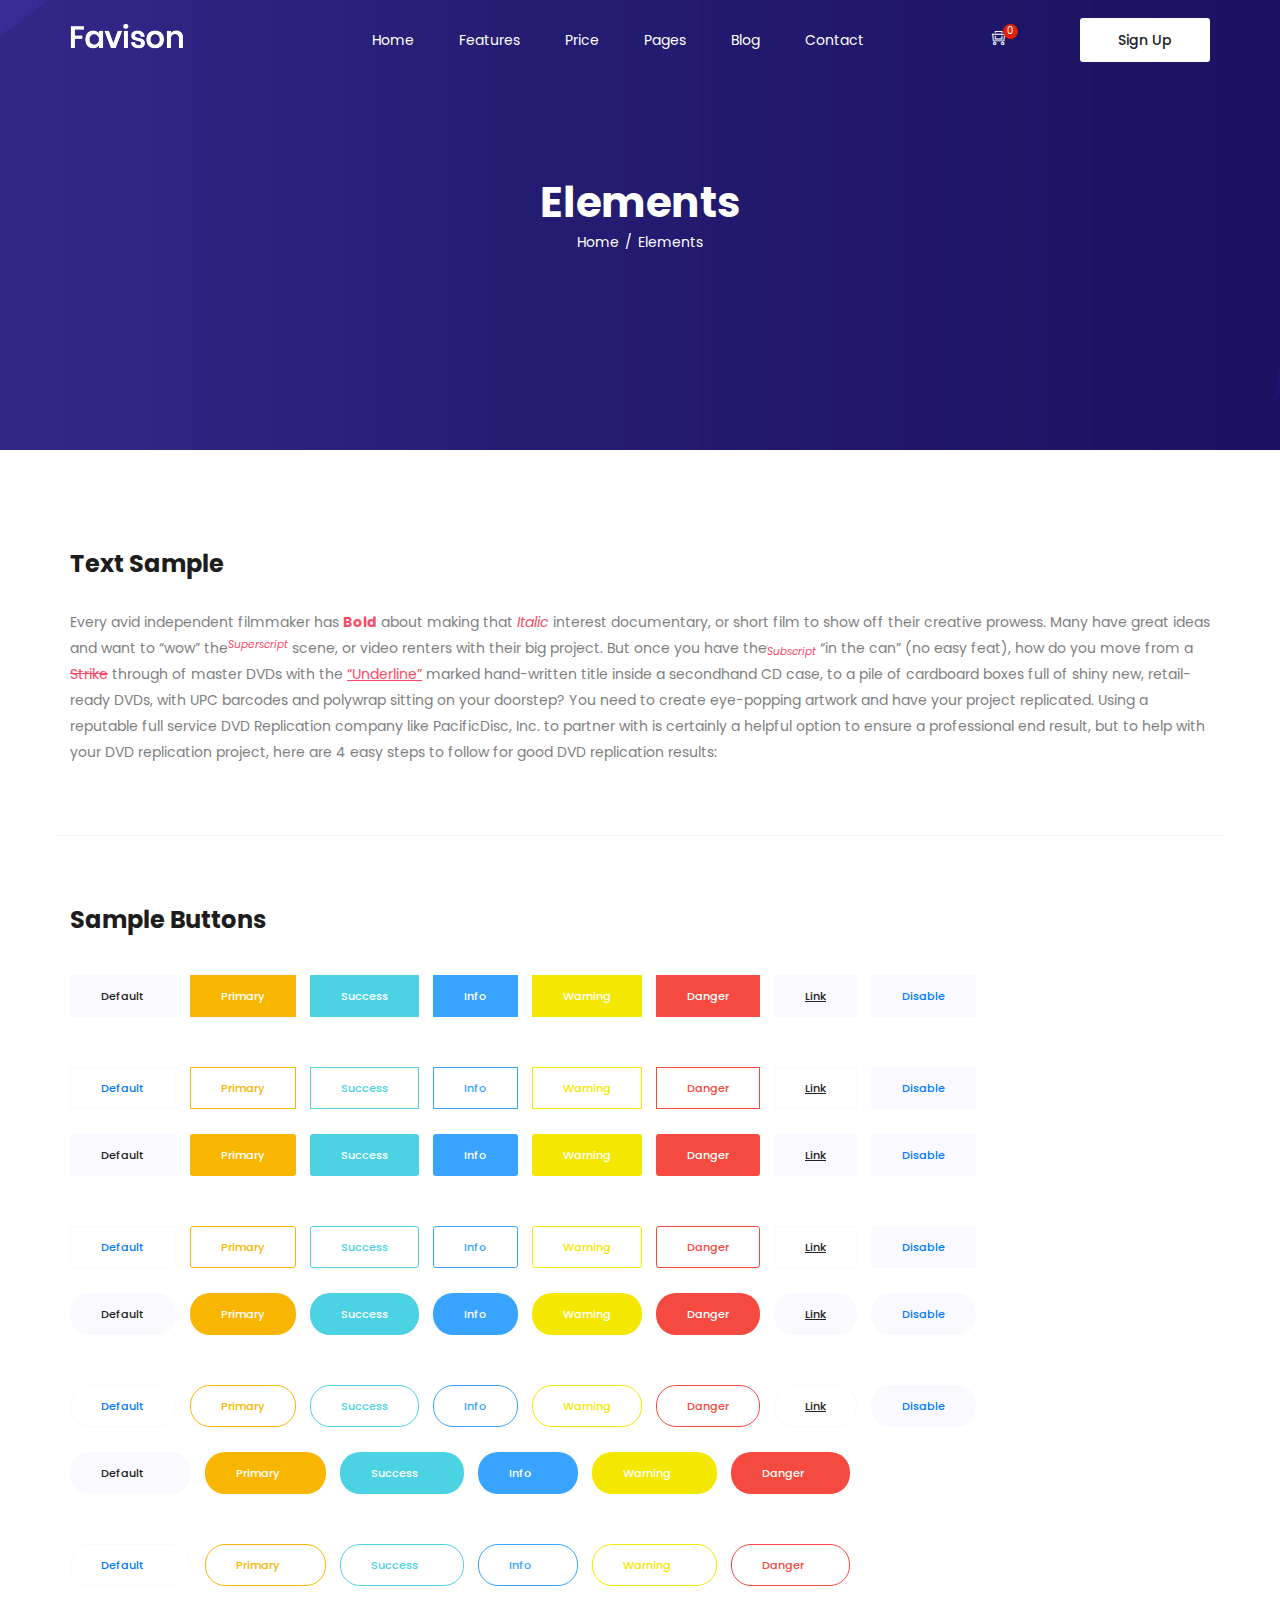
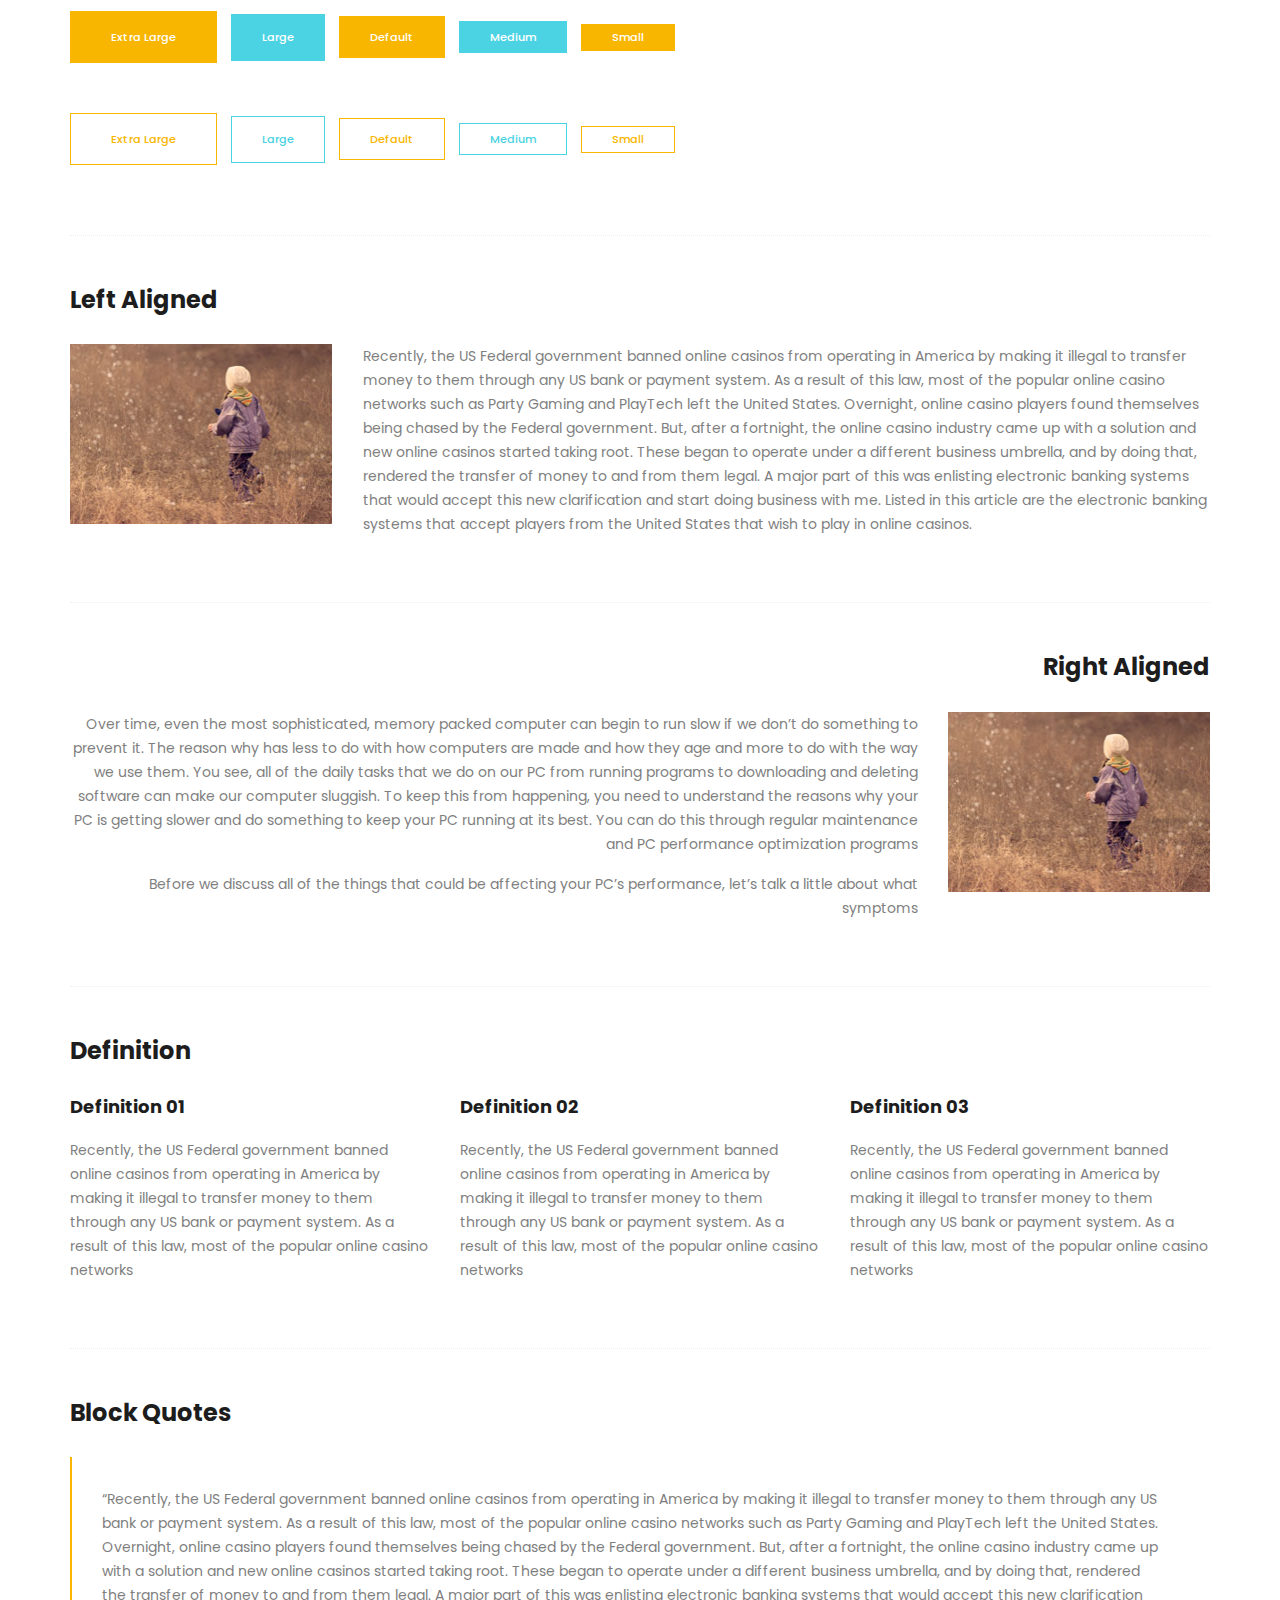
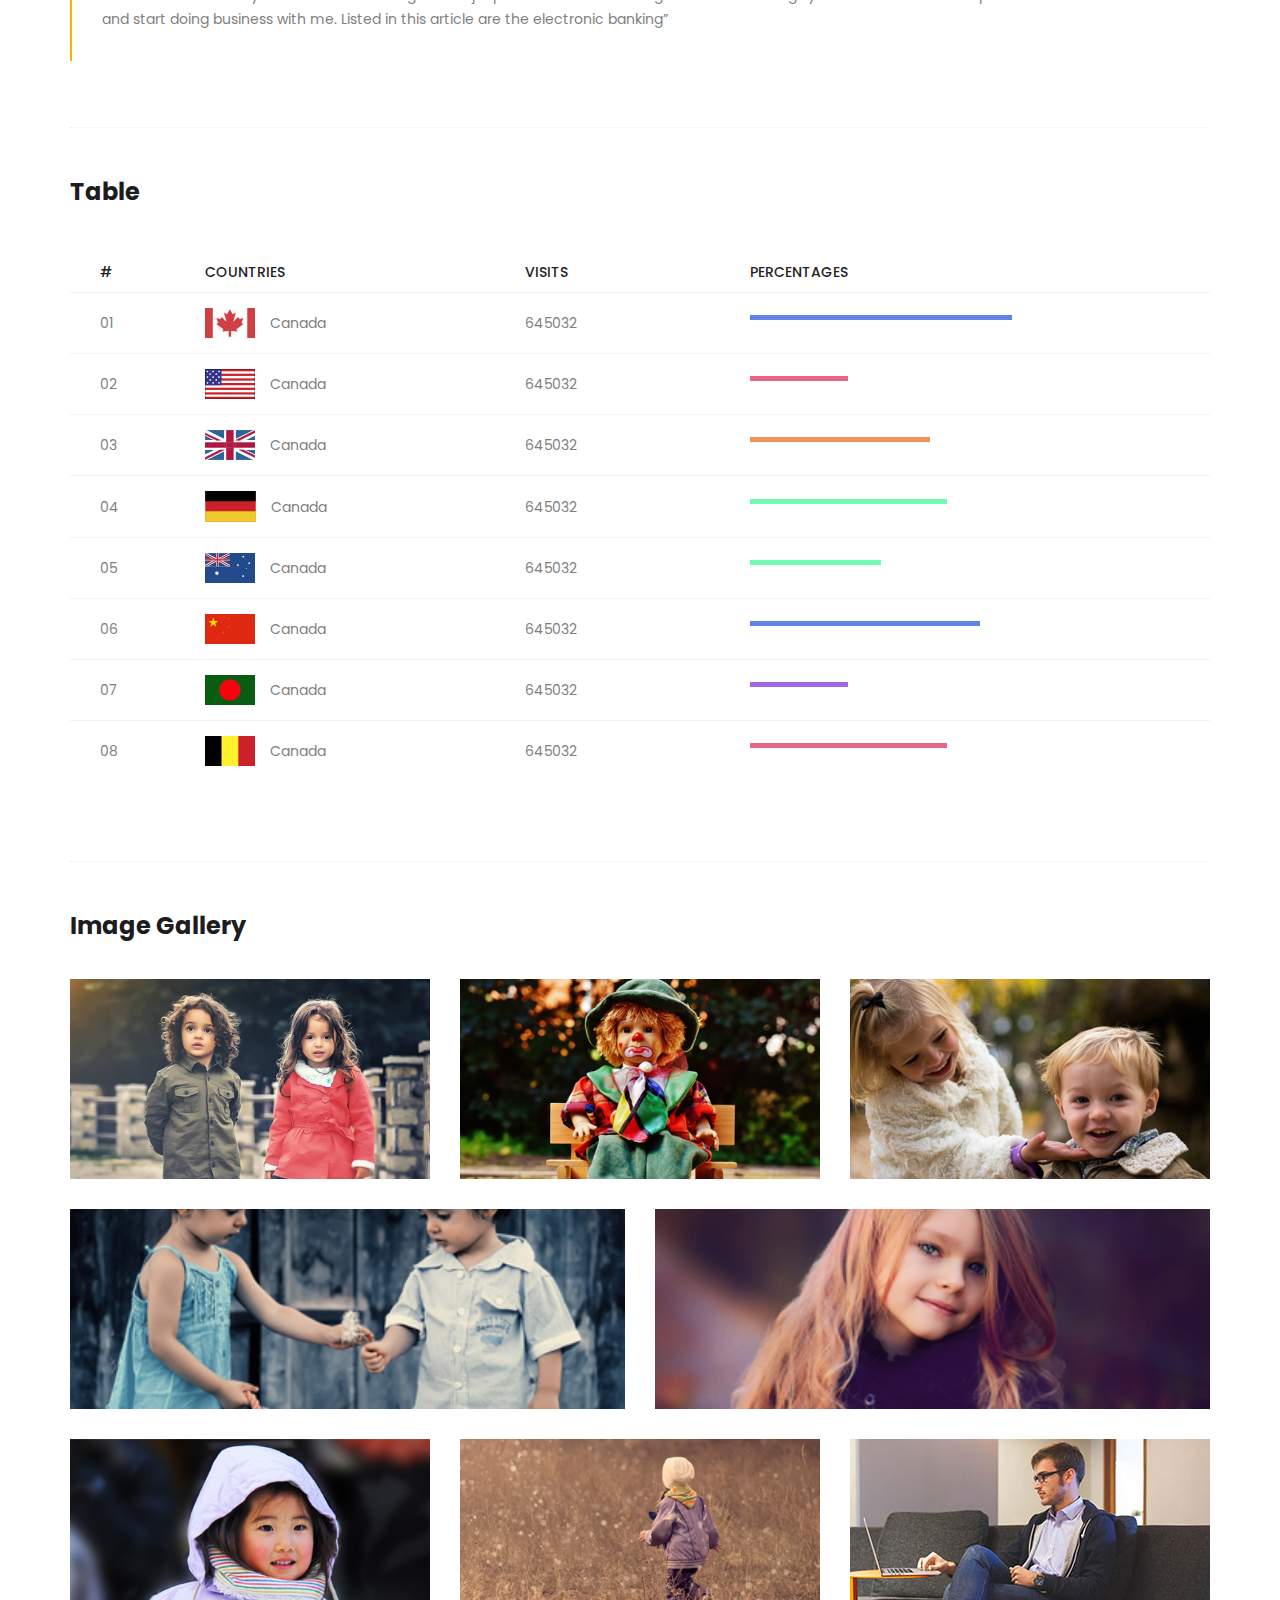
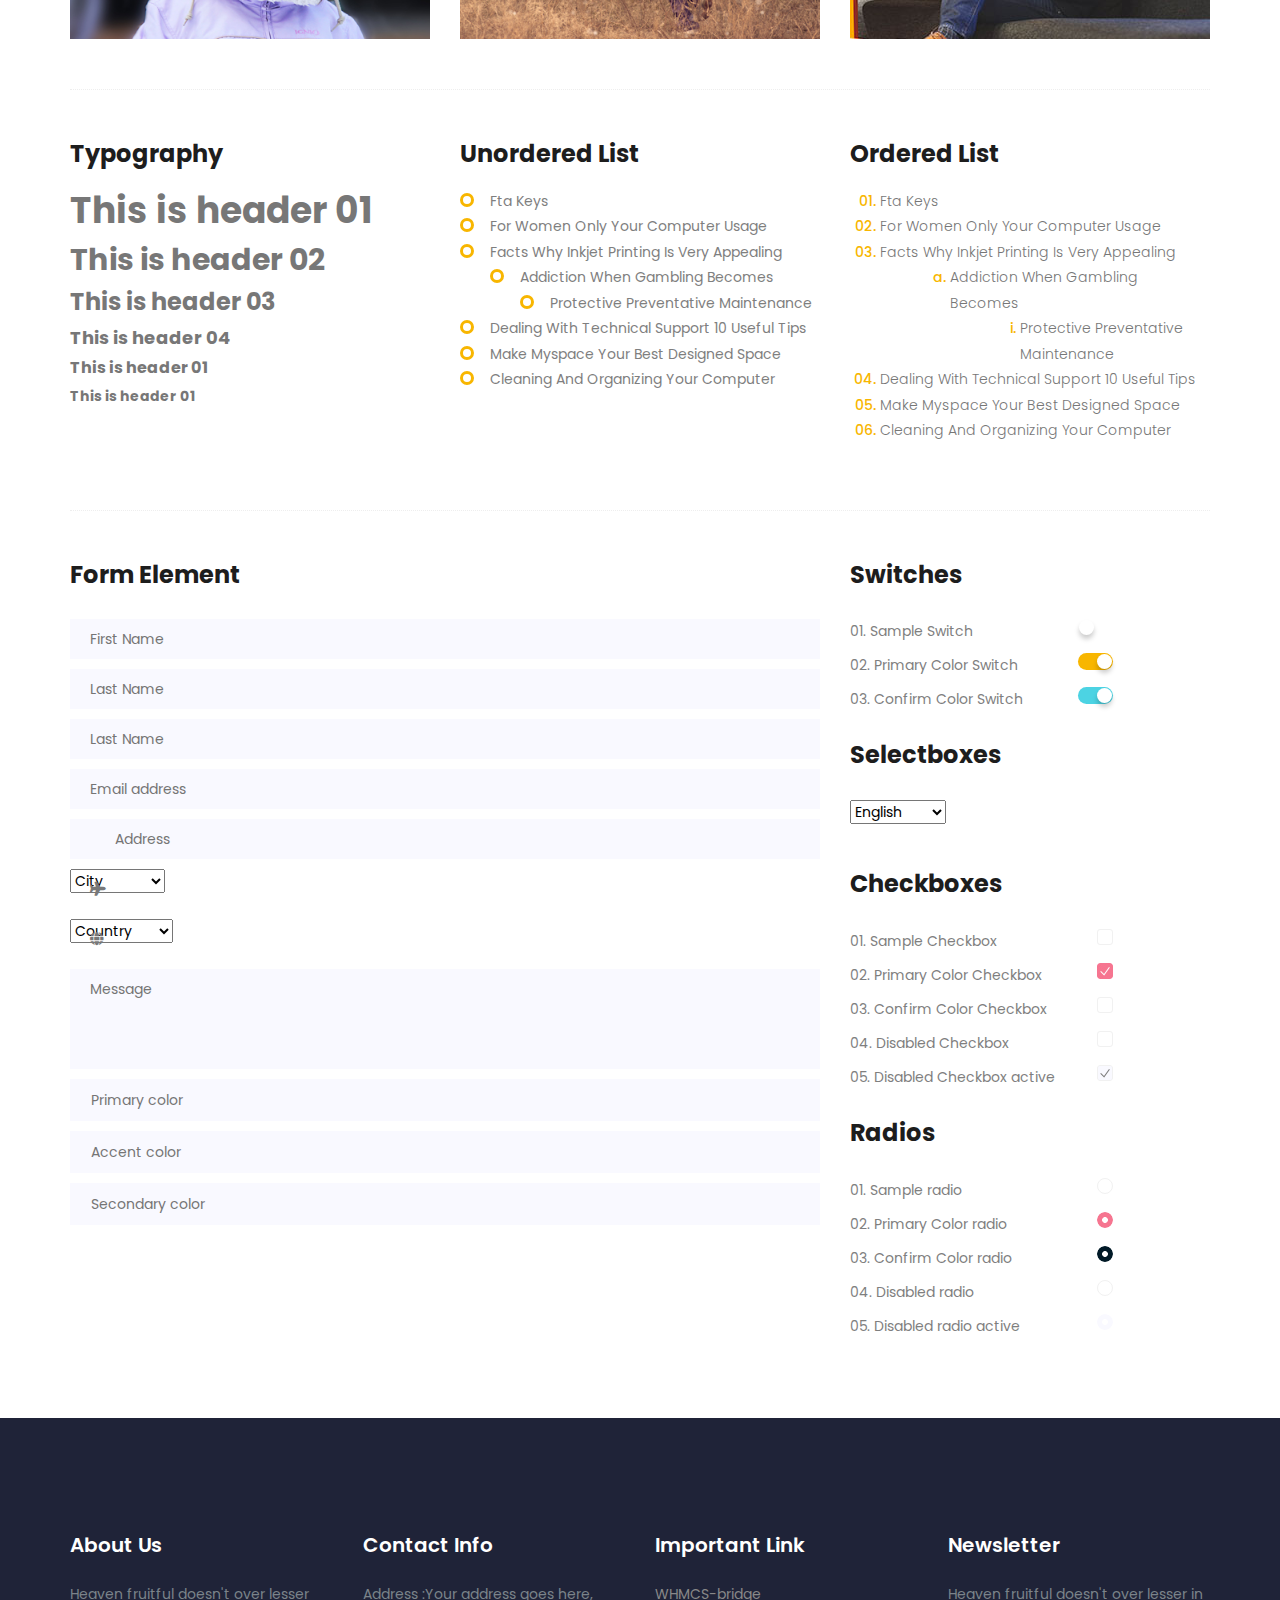
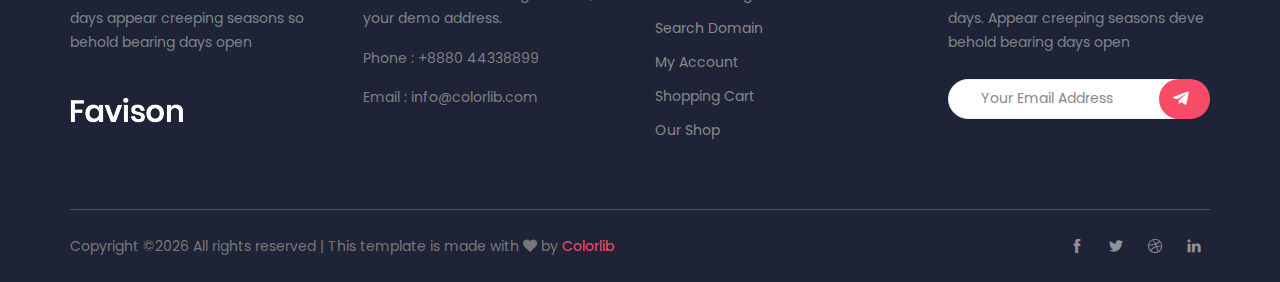
<file: element.html>
<!doctype html>
<html lang="en">
<head>
    <!-- Required meta tags -->
    <meta charset="utf-8">
    <meta name="viewport" content="width=device-width, initial-scale=1, shrink-to-fit=no">
    <link rel="icon" href="img/favicon.png" type="image/png">
    <title>Favison SAAS</title>
    <!-- Bootstrap CSS -->
    <link rel="stylesheet" href="css/bootstrap.css">
    <link rel="stylesheet" href="css/themify-icons.css">
    <link rel="stylesheet" href="vendors/fontawesome/css/all.min.css">
    <link rel="stylesheet" href="vendors/owl-carousel/owl.carousel.min.css">
    <link rel="stylesheet" href="vendors/animate-css/animate.css">
    <!-- main css -->
    <link rel="stylesheet" href="css/style.css">
    <link rel="stylesheet" href="css/responsive.css">
</head>
<body>

    <!--================Header Menu Area =================-->
    <header class="header_area">    
        <div class="main_menu">
            <nav class="navbar navbar-expand-lg navbar-light">
                <div class="container">
                    <!-- Brand and toggle get grouped for better mobile display -->
                    <a class="navbar-brand logo_h" href="index.html"><img src="img/logo.png" alt=""></a>
                    <button class="navbar-toggler" type="button" data-toggle="collapse" data-target="#navbarSupportedContent" aria-controls="navbarSupportedContent" aria-expanded="false" aria-label="Toggle navigation">
                        <span class="icon-bar"></span>
                        <span class="icon-bar"></span>
                        <span class="icon-bar"></span>
                    </button>
                    <!-- Collect the nav links, forms, and other content for toggling -->
                    <div class="collapse navbar-collapse offset" id="navbarSupportedContent">
                        <ul class="nav navbar-nav menu_nav ml-auto">
                            <li class="nav-item"><a class="nav-link" href="index.html">Home</a></li> 
                            <li class="nav-item"><a class="nav-link" href="feature.html">Features</a></li> 
                            <li class="nav-item"><a class="nav-link" href="price.html">Price</a></li>     
                            <li class="nav-item submenu dropdown">
                                <a href="#" class="nav-link dropdown-toggle" data-toggle="dropdown" role="button" aria-haspopup="true" aria-expanded="false">Pages</a>
                                <ul class="dropdown-menu">
                                    <li class="nav-item"><a class="nav-link" href="feature.html">Features</a></li> 
                                    <li class="nav-item"><a class="nav-link" href="price.html">Price</a></li>
                                    <li class="nav-item"><a class="nav-link" href="element.html">Element</a></li>
                                </ul>
                            </li>
                            <li class="nav-item submenu dropdown">
                                <a href="#" class="nav-link dropdown-toggle" data-toggle="dropdown" role="button" aria-haspopup="true" aria-expanded="false">Blog</a>
                                <ul class="dropdown-menu">
                                    <li class="nav-item"><a class="nav-link" href="blog.html">Blog</a></li>
                                    <li class="nav-item"><a class="nav-link" href="single-blog.html">Blog Details</a></li>
                                </ul>
                            </li> 
                            <li class="nav-item"><a class="nav-link" href="contact.html">Contact</a></li>
                        </ul>
                    </div>
                    <div class="right-button">
                        <ul>
                            <li class="shop-icon"><a href="#"><i class="ti-shopping-cart-full"></i><span>0</span></a></li>
                            <li><a class="sign_up" href="">Sign Up</a></li>
                        </ul>
                    </div> 
                </div>
            </nav>
        </div>
    </header>
    <!--================Header Menu Area =================-->


    <!--================Hero Banner Area Start =================-->
    <section class="hero-banner d-flex align-items-center">
        <div class="container text-center">
            <h2>Elements</h2>
            <nav aria-label="breadcrumb" class="banner-breadcrumb">
                <ol class="breadcrumb">
                    <li class="breadcrumb-item"><a href="#">Home</a></li>
                    <li class="breadcrumb-item active" aria-current="page">Elements</li>
                </ol>
            </nav>
        </div>
    </section>
    <!--================Hero Banner Area End =================-->


        <!-- Start Sample Area -->
      <section class="sample-text-area">
        <div class="container">
          <h3 class="text-heading title_color">Text Sample</h3>
          <p class="sample-text">
            Every avid independent filmmaker has <b>Bold</b> about making that <i>Italic</i> interest documentary, or short film to show off their creative prowess. Many have great ideas and want to “wow” the<sup>Superscript</sup> scene, or video renters with their big project.  But once you have the<sub>Subscript</sub> “in the can” (no easy feat), how do you move from a <del>Strike</del> through of master DVDs with the <u>“Underline”</u> marked hand-written title inside a secondhand CD case, to a pile of cardboard boxes full of shiny new, retail-ready DVDs, with UPC barcodes and polywrap sitting on your doorstep?  You need to create eye-popping artwork and have your project replicated. Using a reputable full service DVD Replication company like PacificDisc, Inc. to partner with is certainly a helpful option to ensure a professional end result, but to help with your DVD replication project, here are 4 easy steps to follow for good DVD replication results: 

          </p>
        </div>
      </section>
      <!-- End Sample Area -->
      <!-- Start Button -->
      <section class="button-area">
        <div class="container border-top-generic">
          <h3 class="text-heading title_color">Sample Buttons</h3>
          <div class="button-group-area">
            <a href="#" class="genric-btn default">Default</a>
            <a href="#" class="genric-btn primary">Primary</a>
            <a href="#" class="genric-btn success">Success</a>
            <a href="#" class="genric-btn info">Info</a>
            <a href="#" class="genric-btn warning">Warning</a>
            <a href="#" class="genric-btn danger">Danger</a>
            <a href="#" class="genric-btn link">Link</a>
            <a href="#" class="genric-btn disable">Disable</a>
          </div>
          <div class="button-group-area mt-10">
            <a href="#" class="genric-btn default-border">Default</a>
            <a href="#" class="genric-btn primary-border">Primary</a>
            <a href="#" class="genric-btn success-border">Success</a>
            <a href="#" class="genric-btn info-border">Info</a>
            <a href="#" class="genric-btn warning-border">Warning</a>
            <a href="#" class="genric-btn danger-border">Danger</a>
            <a href="#" class="genric-btn link-border">Link</a>
            <a href="#" class="genric-btn disable">Disable</a>
          </div>
          <div class="button-group-area mt-40">
            <a href="#" class="genric-btn default radius">Default</a>
            <a href="#" class="genric-btn primary radius">Primary</a>
            <a href="#" class="genric-btn success radius">Success</a>
            <a href="#" class="genric-btn info radius">Info</a>
            <a href="#" class="genric-btn warning radius">Warning</a>
            <a href="#" class="genric-btn danger radius">Danger</a>
            <a href="#" class="genric-btn link radius">Link</a>
            <a href="#" class="genric-btn disable radius">Disable</a>
          </div>
          <div class="button-group-area mt-10">
            <a href="#" class="genric-btn default-border radius">Default</a>
            <a href="#" class="genric-btn primary-border radius">Primary</a>
            <a href="#" class="genric-btn success-border radius">Success</a>
            <a href="#" class="genric-btn info-border radius">Info</a>
            <a href="#" class="genric-btn warning-border radius">Warning</a>
            <a href="#" class="genric-btn danger-border radius">Danger</a>
            <a href="#" class="genric-btn link-border radius">Link</a>
            <a href="#" class="genric-btn disable radius">Disable</a>
          </div>
          <div class="button-group-area mt-40">
            <a href="#" class="genric-btn default circle">Default</a>
            <a href="#" class="genric-btn primary circle">Primary</a>
            <a href="#" class="genric-btn success circle">Success</a>
            <a href="#" class="genric-btn info circle">Info</a>
            <a href="#" class="genric-btn warning circle">Warning</a>
            <a href="#" class="genric-btn danger circle">Danger</a>
            <a href="#" class="genric-btn link circle">Link</a>
            <a href="#" class="genric-btn disable circle">Disable</a>
          </div>
          <div class="button-group-area mt-10">
            <a href="#" class="genric-btn default-border circle">Default</a>
            <a href="#" class="genric-btn primary-border circle">Primary</a>
            <a href="#" class="genric-btn success-border circle">Success</a>
            <a href="#" class="genric-btn info-border circle">Info</a>
            <a href="#" class="genric-btn warning-border circle">Warning</a>
            <a href="#" class="genric-btn danger-border circle">Danger</a>
            <a href="#" class="genric-btn link-border circle">Link</a>
            <a href="#" class="genric-btn disable circle">Disable</a>
          </div>
          <div class="button-group-area mt-40">
            <a href="#" class="genric-btn default circle arrow">Default<span class="lnr lnr-arrow-right"></span></a>
            <a href="#" class="genric-btn primary circle arrow">Primary<span class="lnr lnr-arrow-right"></span></a>
            <a href="#" class="genric-btn success circle arrow">Success<span class="lnr lnr-arrow-right"></span></a>
            <a href="#" class="genric-btn info circle arrow">Info<span class="lnr lnr-arrow-right"></span></a>
            <a href="#" class="genric-btn warning circle arrow">Warning<span class="lnr lnr-arrow-right"></span></a>
            <a href="#" class="genric-btn danger circle arrow">Danger<span class="lnr lnr-arrow-right"></span></a>
          </div>
          <div class="button-group-area mt-10">
            <a href="#" class="genric-btn default-border circle arrow">Default<span class="lnr lnr-arrow-right"></span></a>
            <a href="#" class="genric-btn primary-border circle arrow">Primary<span class="lnr lnr-arrow-right"></span></a>
            <a href="#" class="genric-btn success-border circle arrow">Success<span class="lnr lnr-arrow-right"></span></a>
            <a href="#" class="genric-btn info-border circle arrow">Info<span class="lnr lnr-arrow-right"></span></a>
            <a href="#" class="genric-btn warning-border circle arrow">Warning<span class="lnr lnr-arrow-right"></span></a>
            <a href="#" class="genric-btn danger-border circle arrow">Danger<span class="lnr lnr-arrow-right"></span></a>
          </div>
          <div class="button-group-area mt-40">
            <a href="#" class="genric-btn primary e-large">Extra Large</a>
            <a href="#" class="genric-btn success large">Large</a>
            <a href="#" class="genric-btn primary">Default</a>
            <a href="#" class="genric-btn success medium">Medium</a>
            <a href="#" class="genric-btn primary small">Small</a>
          </div>
          <div class="button-group-area mt-10">
            <a href="#" class="genric-btn primary-border e-large">Extra Large</a>
            <a href="#" class="genric-btn success-border large">Large</a>
            <a href="#" class="genric-btn primary-border">Default</a>
            <a href="#" class="genric-btn success-border medium">Medium</a>
            <a href="#" class="genric-btn primary-border small">Small</a>
          </div>
        </div>
      </section>
      <!-- End Button -->
      <!-- Start Align Area -->
      <div class="whole-wrap">
        <div class="container">
          <div class="section-top-border">
            <h3 class="mb-30 title_color">Left Aligned</h3>
            <div class="row">
              <div class="col-md-3">
                <img src="img/elements/d.jpg" alt="" class="img-fluid">
              </div>
              <div class="col-md-9 mt-sm-20 left-align-p">
                <p>Recently, the US Federal government banned online casinos from operating in America by making it illegal to transfer money to them through any US bank or payment system. As a result of this law, most of the popular online casino networks such as Party Gaming and PlayTech left the United States. Overnight, online casino players found themselves being chased by the Federal government. But, after a fortnight, the online casino industry came up with a solution and new online casinos started taking root. These began to operate under a different business umbrella, and by doing that, rendered the transfer of money to and from them legal. A major part of this was enlisting electronic banking systems that would accept this new clarification and start doing business with me. Listed in this article are the electronic banking systems that accept players from the United States that wish to play in online casinos.</p>
              </div>
            </div>
          </div>
          <div class="section-top-border text-right">
            <h3 class="mb-30 title_color">Right Aligned</h3>
            <div class="row">
              <div class="col-md-9">
                <p class="text-right">Over time, even the most sophisticated, memory packed computer can begin to run slow if we don’t do something to prevent it. The reason why has less to do with how computers are made and how they age and more to do with the way we use them. You see, all of the daily tasks that we do on our PC from running programs to downloading and deleting software can make our computer sluggish. To keep this from happening, you need to understand the reasons why your PC is getting slower and do something to keep your PC running at its best. You can do this through regular maintenance and PC performance optimization programs</p>
                <p class="text-right">Before we discuss all of the things that could be affecting your PC’s performance, let’s talk a little about what symptoms</p>
              </div>
              <div class="col-md-3">
                <img src="img/elements/d.jpg" alt="" class="img-fluid">
              </div>
            </div>
          </div>
          <div class="section-top-border">
            <h3 class="mb-30 title_color">Definition</h3>
            <div class="row">
              <div class="col-md-4">
                <div class="single-defination">
                  <h4 class="mb-20">Definition 01</h4>
                  <p>Recently, the US Federal government banned online casinos from operating in America by making it illegal to transfer money to them through any US bank or payment system. As a result of this law, most of the popular online casino networks</p>
                </div>
              </div>
              <div class="col-md-4">
                <div class="single-defination">
                  <h4 class="mb-20">Definition 02</h4>
                  <p>Recently, the US Federal government banned online casinos from operating in America by making it illegal to transfer money to them through any US bank or payment system. As a result of this law, most of the popular online casino networks</p>
                </div>
              </div>
              <div class="col-md-4">
                <div class="single-defination">
                  <h4 class="mb-20">Definition 03</h4>
                  <p>Recently, the US Federal government banned online casinos from operating in America by making it illegal to transfer money to them through any US bank or payment system. As a result of this law, most of the popular online casino networks</p>
                </div>
              </div>
            </div>
          </div>
          <div class="section-top-border">
            <h3 class="mb-30 title_color">Block Quotes</h3>
            <div class="row">
              <div class="col-lg-12">
                <blockquote class="generic-blockquote">
                  “Recently, the US Federal government banned online casinos from operating in America by making it illegal to transfer money to them through any US bank or payment system. As a result of this law, most of the popular online casino networks such as Party Gaming and PlayTech left the United States. Overnight, online casino players found themselves being chased by the Federal government. But, after a fortnight, the online casino industry came up with a solution and new online casinos started taking root. These began to operate under a different business umbrella, and by doing that, rendered the transfer of money to and from them legal. A major part of this was enlisting electronic banking systems that would accept this new clarification and start doing business with me. Listed in this article are the electronic banking” 
                </blockquote>
              </div>
            </div>
          </div>
          <div class="section-top-border">
            <h3 class="mb-30 title_color">Table</h3>
            <div class="progress-table-wrap">
              <div class="progress-table">
                <div class="table-head">
                  <div class="serial">#</div>
                  <div class="country">Countries</div>
                  <div class="visit">Visits</div>
                  <div class="percentage">Percentages</div>
                </div>
                <div class="table-row">
                  <div class="serial">01</div>
                  <div class="country"> <img src="img/elements/f1.jpg" alt="flag">Canada</div>
                  <div class="visit">645032</div>
                  <div class="percentage">
                    <div class="progress">
                      <div class="progress-bar color-1" role="progressbar" style="width: 80%" aria-valuenow="80" aria-valuemin="0" aria-valuemax="100"></div>
                    </div>
                  </div>
                </div>
                <div class="table-row">
                  <div class="serial">02</div>
                  <div class="country"> <img src="img/elements/f2.jpg" alt="flag">Canada</div>
                  <div class="visit">645032</div>
                  <div class="percentage">
                    <div class="progress">
                      <div class="progress-bar color-2" role="progressbar" style="width: 30%" aria-valuenow="30" aria-valuemin="0" aria-valuemax="100"></div>
                    </div>
                  </div>
                </div>
                <div class="table-row">
                  <div class="serial">03</div>
                  <div class="country"> <img src="img/elements/f3.jpg" alt="flag">Canada</div>
                  <div class="visit">645032</div>
                  <div class="percentage">
                    <div class="progress">
                      <div class="progress-bar color-3" role="progressbar" style="width: 55%" aria-valuenow="55" aria-valuemin="0" aria-valuemax="100"></div>
                    </div>
                  </div>
                </div>
                <div class="table-row">
                  <div class="serial">04</div>
                  <div class="country"> <img src="img/elements/f4.jpg" alt="flag">Canada</div>
                  <div class="visit">645032</div>
                  <div class="percentage">
                    <div class="progress">
                      <div class="progress-bar color-4" role="progressbar" style="width: 60%" aria-valuenow="60" aria-valuemin="0" aria-valuemax="100"></div>
                    </div>
                  </div>
                </div>
                <div class="table-row">
                  <div class="serial">05</div>
                  <div class="country"> <img src="img/elements/f5.jpg" alt="flag">Canada</div>
                  <div class="visit">645032</div>
                  <div class="percentage">
                    <div class="progress">
                      <div class="progress-bar color-5" role="progressbar" style="width: 40%" aria-valuenow="40" aria-valuemin="0" aria-valuemax="100"></div>
                    </div>
                  </div>
                </div>
                <div class="table-row">
                  <div class="serial">06</div>
                  <div class="country"> <img src="img/elements/f6.jpg" alt="flag">Canada</div>
                  <div class="visit">645032</div>
                  <div class="percentage">
                    <div class="progress">
                      <div class="progress-bar color-6" role="progressbar" style="width: 70%" aria-valuenow="70" aria-valuemin="0" aria-valuemax="100"></div>
                    </div>
                  </div>
                </div>
                <div class="table-row">
                  <div class="serial">07</div>
                  <div class="country"> <img src="img/elements/f7.jpg" alt="flag">Canada</div>
                  <div class="visit">645032</div>
                  <div class="percentage">
                    <div class="progress">
                      <div class="progress-bar color-7" role="progressbar" style="width: 30%" aria-valuenow="30" aria-valuemin="0" aria-valuemax="100"></div>
                    </div>
                  </div>
                </div>
                <div class="table-row">
                  <div class="serial">08</div>
                  <div class="country"> <img src="img/elements/f8.jpg" alt="flag">Canada</div>
                  <div class="visit">645032</div>
                  <div class="percentage">
                    <div class="progress">
                      <div class="progress-bar color-8" role="progressbar" style="width: 60%" aria-valuenow="60" aria-valuemin="0" aria-valuemax="100"></div>
                    </div>
                  </div>
                </div>
              </div>
            </div>
          </div>
          <div class="section-top-border">
            <h3 class="title_color">Image Gallery</h3>
            <div class="row gallery-item">
              <div class="col-md-4">
                <a href="img/elements/g1.jpg" class="img-gal"><div class="single-gallery-image" style="background: url(img/elements/g1.jpg);"></div></a>
              </div>
              <div class="col-md-4">
                <a href="img/elements/g2.jpg" class="img-gal"><div class="single-gallery-image" style="background: url(img/elements/g2.jpg);"></div></a>
              </div>
              <div class="col-md-4">
                <a href="img/elements/g3.jpg" class="img-gal"><div class="single-gallery-image" style="background: url(img/elements/g3.jpg);"></div></a>
              </div>
              <div class="col-md-6">
                <a href="img/elements/g4.jpg" class="img-gal"><div class="single-gallery-image" style="background: url(img/elements/g4.jpg);"></div></a>
              </div>
              <div class="col-md-6">
                <a href="img/elements/g5.jpg" class="img-gal"><div class="single-gallery-image" style="background: url(img/elements/g5.jpg);"></div></a>
              </div>
              <div class="col-md-4">
                <a href="img/elements/g6.jpg" class="img-gal"><div class="single-gallery-image" style="background: url(img/elements/g6.jpg);"></div></a>
              </div>
              <div class="col-md-4">
                <a href="img/elements/g7.jpg" class="img-gal"><div class="single-gallery-image" style="background: url(img/elements/g7.jpg);"></div></a>
              </div>
              <div class="col-md-4">
                <a href="img/elements/g8.jpg" class="img-gal"><div class="single-gallery-image" style="background: url(img/elements/g8.jpg);"></div></a>
              </div>
            </div>
          </div>
          <div class="section-top-border">
            <div class="row">
              <div class="col-lg-4 col-sm-6 typo-sec">
                <h3 class="mb-20 title_color">Typography</h3>
                <div class="typography">
                  <h1 class="typo-list">This is header 01</h1>
                  <h2 class="typo-list">This is header 02</h2>
                  <h3 class="typo-list">This is header 03</h3>
                  <h4 class="typo-list">This is header 04</h4>
                  <h5 class="typo-list">This is header 01</h5>
                  <h6 class="typo-list">This is header 01</h6>
                </div>
              </div>
              <div class="col-lg-4 col-sm-6 mt-sm-30 typo-sec">
                <h3 class="mb-20 title_color">Unordered List</h3>
                <div class="">
                  <ul class="unordered-list">
                    <li>Fta Keys</li>
                    <li>For Women Only Your Computer Usage</li>
                    <li>Facts Why Inkjet Printing Is Very Appealing
                      <ul>
                        <li>Addiction When Gambling Becomes
                          <ul>
                            <li>Protective Preventative Maintenance</li>
                          </ul>
                        </li>
                      </ul>
                    </li>
                    <li>Dealing With Technical Support 10 Useful Tips</li>
                    <li>Make Myspace Your Best Designed Space</li>
                    <li>Cleaning And Organizing Your Computer</li>
                  </ul>
                </div>
              </div>
              <div class="col-lg-4 col-sm-6 mt-sm-30 typo-sec">
                <h3 class="mb-20 title_color">Ordered List</h3>
                <div class="">
                  <ol class="ordered-list">
                    <li><span>Fta Keys</span></li>
                    <li><span>For Women Only Your Computer Usage</span></li>
                    <li><span>Facts Why Inkjet Printing Is Very Appealing</span>
                      <ol class="ordered-list-alpha">
                        <li><span>Addiction When Gambling Becomes</span>
                          <ol class="ordered-list-roman">
                            <li><span>Protective Preventative Maintenance</span></li>
                          </ol>
                        </li>
                      </ol>
                    </li>
                    <li><span>Dealing With Technical Support 10 Useful Tips</span></li>
                    <li><span>Make Myspace Your Best Designed Space</span></li>
                    <li><span>Cleaning And Organizing Your Computer</span></li>
                  </ol>
                </div>
              </div>
            </div>
          </div>
          <div class="section-top-border">
            <div class="row">
              <div class="col-lg-8 col-md-8">
                <h3 class="mb-30 title_color">Form Element</h3>
                <form action="#">
                  <div class="mt-10">
                    <input type="text" name="first_name" placeholder="First Name" onfocus="this.placeholder = ''" onblur="this.placeholder = 'First Name'" required class="single-input">
                  </div>
                  <div class="mt-10">
                    <input type="text" name="last_name" placeholder="Last Name" onfocus="this.placeholder = ''" onblur="this.placeholder = 'Last Name'" required class="single-input">
                  </div>
                  <div class="mt-10">
                    <input type="text" name="last_name" placeholder="Last Name" onfocus="this.placeholder = ''" onblur="this.placeholder = 'Last Name'" required class="single-input">
                  </div>
                  <div class="mt-10">
                    <input type="email" name="EMAIL" placeholder="Email address" onfocus="this.placeholder = ''" onblur="this.placeholder = 'Email address'" required class="single-input">
                  </div>
                  <div class="input-group-icon mt-10">
                    <div class="icon"><i class="fa fa-thumb-tack" aria-hidden="true"></i></div>
                    <input type="text" name="address" placeholder="Address" onfocus="this.placeholder = ''" onblur="this.placeholder = 'Address'" required class="single-input">
                  </div>
                  <div class="input-group-icon mt-10">
                    <div class="icon"><i class="fa fa-plane" aria-hidden="true"></i></div>
                    <div class="form-select" id="default-select">
                      <select>
                        <option value="1">City</option>
                        <option value="1">Dhaka</option>
                        <option value="1">Dilli</option>
                        <option value="1">Newyork</option>
                        <option value="1">Islamabad</option>
                      </select>
                    </div>
                  </div>
                  <div class="input-group-icon mt-10">
                    <div class="icon"><i class="fa fa-globe" aria-hidden="true"></i></div>
                    <div class="form-select" id="default-select2">
                      <select>
                        <option value="1">Country</option>
                        <option value="1">Bangladesh</option>
                        <option value="1">India</option>
                        <option value="1">England</option>
                        <option value="1">Srilanka</option>
                      </select>
                    </div>
                  </div>
                  
                  <div class="mt-10">
                    <textarea class="single-textarea" placeholder="Message" onfocus="this.placeholder = ''" onblur="this.placeholder = 'Message'" required></textarea>
                  </div>
                  <div class="mt-10">
                    <input type="text" name="first_name" placeholder="Primary color" onfocus="this.placeholder = ''" onblur="this.placeholder = 'Primary color'" required class="single-input-primary">
                  </div>
                  <div class="mt-10">
                    <input type="text" name="first_name" placeholder="Accent color" onfocus="this.placeholder = ''" onblur="this.placeholder = 'Accent color'" required class="single-input-accent">
                  </div>
                  <div class="mt-10">
                    <input type="text" name="first_name" placeholder="Secondary color" onfocus="this.placeholder = ''" onblur="this.placeholder = 'Secondary color'" required class="single-input-secondary">
                  </div>
                </form>
              </div>
              <div class="col-lg-3 col-md-4 mt-sm-30 element-wrap">
                <div class="single-element-widget">
                  <h3 class="mb-30 title_color">Switches</h3>
                  <div class="switch-wrap d-flex justify-content-between">
                    <p>01. Sample Switch</p>
                    <div class="primary-switch">
                      <input type="checkbox" id="default-switch">
                      <label for="default-switch"></label>
                    </div>
                  </div>
                  <div class="switch-wrap d-flex justify-content-between">
                    <p>02. Primary Color Switch</p>
                    <div class="primary-switch">
                      <input type="checkbox" id="primary-switch" checked>
                      <label for="primary-switch"></label>
                    </div>
                  </div>
                  <div class="switch-wrap d-flex justify-content-between">
                    <p>03. Confirm Color Switch</p>
                    <div class="confirm-switch">
                      <input type="checkbox" id="confirm-switch" checked>
                      <label for="confirm-switch"></label>
                    </div>
                  </div>
                </div>
                <div class="single-element-widget">
                  <h3 class="mb-30 title_color">Selectboxes</h3>
                  <div class="default-select" id="default-select">
                    <select>
                      <option value="1">English</option>
                      <option value="1">Spanish</option>
                      <option value="1">Arabic</option>
                      <option value="1">Portuguise</option>
                      <option value="1">Bengali</option>
                    </select>
                  </div>
                </div>
                <div class="single-element-widget">
                  <h3 class="mb-30 title_color">Checkboxes</h3>
                  <div class="switch-wrap d-flex justify-content-between">
                    <p>01. Sample Checkbox</p>
                    <div class="primary-checkbox">
                      <input type="checkbox" id="default-checkbox">
                      <label for="default-checkbox"></label>
                    </div>
                  </div>
                  <div class="switch-wrap d-flex justify-content-between">
                    <p>02. Primary Color Checkbox</p>
                    <div class="primary-checkbox">
                      <input type="checkbox" id="primary-checkbox" checked>
                      <label for="primary-checkbox"></label>
                    </div>
                  </div>
                  <div class="switch-wrap d-flex justify-content-between">
                    <p>03. Confirm Color Checkbox</p>
                    <div class="confirm-checkbox">
                      <input type="checkbox" id="confirm-checkbox">
                      <label for="confirm-checkbox"></label>
                    </div>
                  </div>
                  <div class="switch-wrap d-flex justify-content-between">
                    <p>04. Disabled Checkbox</p>
                    <div class="disabled-checkbox">
                      <input type="checkbox" id="disabled-checkbox" disabled>
                      <label for="disabled-checkbox"></label>
                    </div>
                  </div>
                  <div class="switch-wrap d-flex justify-content-between">
                    <p>05. Disabled Checkbox active</p>
                    <div class="disabled-checkbox">
                      <input type="checkbox" id="disabled-checkbox-active" checked disabled>
                      <label for="disabled-checkbox-active"></label>
                    </div>
                  </div>
                </div>
                <div class="single-element-widget">
                  <h3 class="mb-30 title_color">Radios</h3>
                  <div class="switch-wrap d-flex justify-content-between">
                    <p>01. Sample radio</p>
                    <div class="primary-radio">
                      <input type="checkbox" id="default-radio">
                      <label for="default-radio"></label>
                    </div>
                  </div>
                  <div class="switch-wrap d-flex justify-content-between">
                    <p>02. Primary Color radio</p>
                    <div class="primary-radio">
                      <input type="checkbox" id="primary-radio" checked>
                      <label for="primary-radio"></label>
                    </div>
                  </div>
                  <div class="switch-wrap d-flex justify-content-between">
                    <p>03. Confirm Color radio</p>
                    <div class="confirm-radio">
                      <input type="checkbox" id="confirm-radio" checked>
                      <label for="confirm-radio"></label>
                    </div>
                  </div>
                  <div class="switch-wrap d-flex justify-content-between">
                    <p>04. Disabled radio</p>
                    <div class="disabled-radio">
                      <input type="checkbox" id="disabled-radio" disabled>
                      <label for="disabled-radio"></label>
                    </div>
                  </div>
                  <div class="switch-wrap d-flex justify-content-between">
                    <p>05. Disabled radio active</p>
                    <div class="disabled-radio">
                      <input type="checkbox" id="disabled-radio-active" checked disabled>
                      <label for="disabled-radio-active"></label>
                    </div>
                  </div>
                </div>
              </div>
            </div>
          </div>
        </div>
      </div>
      <!-- End Align Area -->

 <!-- ================ start footer Area ================= -->
    <footer class="footer-area">
        <div class="container">
            <div class="row">

                <div class="col-lg-3 col-sm-6 mb-4 mb-xl-0 single-footer-widget">
                    <h4>About Us</h4>
                    <p>Heaven fruitful doesn't over lesser days appear creeping seasons so behold bearing days open</p>
                    <div class="footer-logo">
                        <img src="img/logo.png" alt="">
                    </div>
                </div>

                <div class="col-lg-3 col-sm-6 mb-4 mb-xl-0 single-footer-widget">
                    <h4>Contact Info</h4>
                    <div class="footer-address">
                        <p>Address :Your address goes
                        here, your demo address.</p>
                        <span>Phone : +8880 44338899</span>
                        <span>Email : info@colorlib.com</span>
                    </div>
                </div>

                <div class="col-lg-3 col-sm-6 mb-4 mb-xl-0 single-footer-widget">
                    <h4>Important Link</h4>
                    <ul>
                        <li><a href="#">WHMCS-bridge</a></li>
                        <li><a href="#">Search Domain</a></li>
                        <li><a href="#">My Account</a></li>
                        <li><a href="#">Shopping Cart</a></li>
                        <li><a href="#">Our Shop</a></li>
                    </ul>
                </div>

                <div class="col-lg-3 col-md-8 mb-4 mb-xl-0 single-footer-widget">
                    <h4>Newsletter</h4>
                    <p>Heaven fruitful doesn't over lesser in days. Appear creeping seasons deve behold bearing days open</p>

                    <div class="form-wrap" id="mc_embed_signup">
                        <form target="_blank" action="https://spondonit.us12.list-manage.com/subscribe/post?u=1462626880ade1ac87bd9c93a&amp;id=92a4423d01"
                        method="get">
                        <div class="input-group">
                            <input type="email" class="form-control" name="EMAIL" placeholder="Your Email Address" onfocus="this.placeholder = ''" onblur="this.placeholder = 'Your Email Address '">
                            <div class="input-group-append">
                                <button class="btn click-btn" type="submit">
                                    <i class="fab fa-telegram-plane"></i>
                                </button>
                            </div>
                        </div>
                        <div style="position: absolute; left: -5000px;">
                            <input name="b_36c4fd991d266f23781ded980_aefe40901a" tabindex="-1" value="" type="text">
                        </div>

                        <div class="info"></div>
                    </form>
                </div>

            </div>
        </div>
        <div class="footer-bottom row align-items-center text-center text-lg-left no-gutters">
            <p class="footer-text m-0 col-lg-8 col-md-12"><!-- Link back to Colorlib can't be removed. Template is licensed under CC BY 3.0. -->
Copyright &copy;<script>document.write(new Date().getFullYear());</script> All rights reserved | This template is made with <i class="fa fa-heart" aria-hidden="true"></i> by <a href="https://colorlib.com" target="_blank">Colorlib</a>
<!-- Link back to Colorlib can't be removed. Template is licensed under CC BY 3.0. --></p>
            <div class="col-lg-4 col-md-12 text-center text-lg-right footer-social">
                <a href="#"><i class="ti-facebook"></i></a>
                <a href="#"><i class="ti-twitter-alt"></i></a>
                <a href="#"><i class="ti-dribbble"></i></a>
                <a href="#"><i class="ti-linkedin"></i></a>
            </div>
        </div>
    </div>
</footer>
<!-- ================ End footer Area ================= -->






<!-- Optional JavaScript -->
<!-- jQuery first, then Popper.js, then Bootstrap JS -->
<script src="js/jquery-2.2.4.min.js"></script>
<script src="js/popper.js"></script>
<script src="js/bootstrap.min.js"></script>
<script src="vendors/owl-carousel/owl.carousel.min.js"></script>
<script src="js/jquery.ajaxchimp.min.js"></script>
<script src="js/waypoints.min.js"></script>
<script src="js/mail-script.js"></script>
<script src="js/contact.js"></script>
<script src="js/jquery.form.js"></script>
<script src="js/jquery.validate.min.js"></script>
<script src="js/mail-script.js"></script>
<script src="js/theme.js"></script>
</body>
</html>
</file>
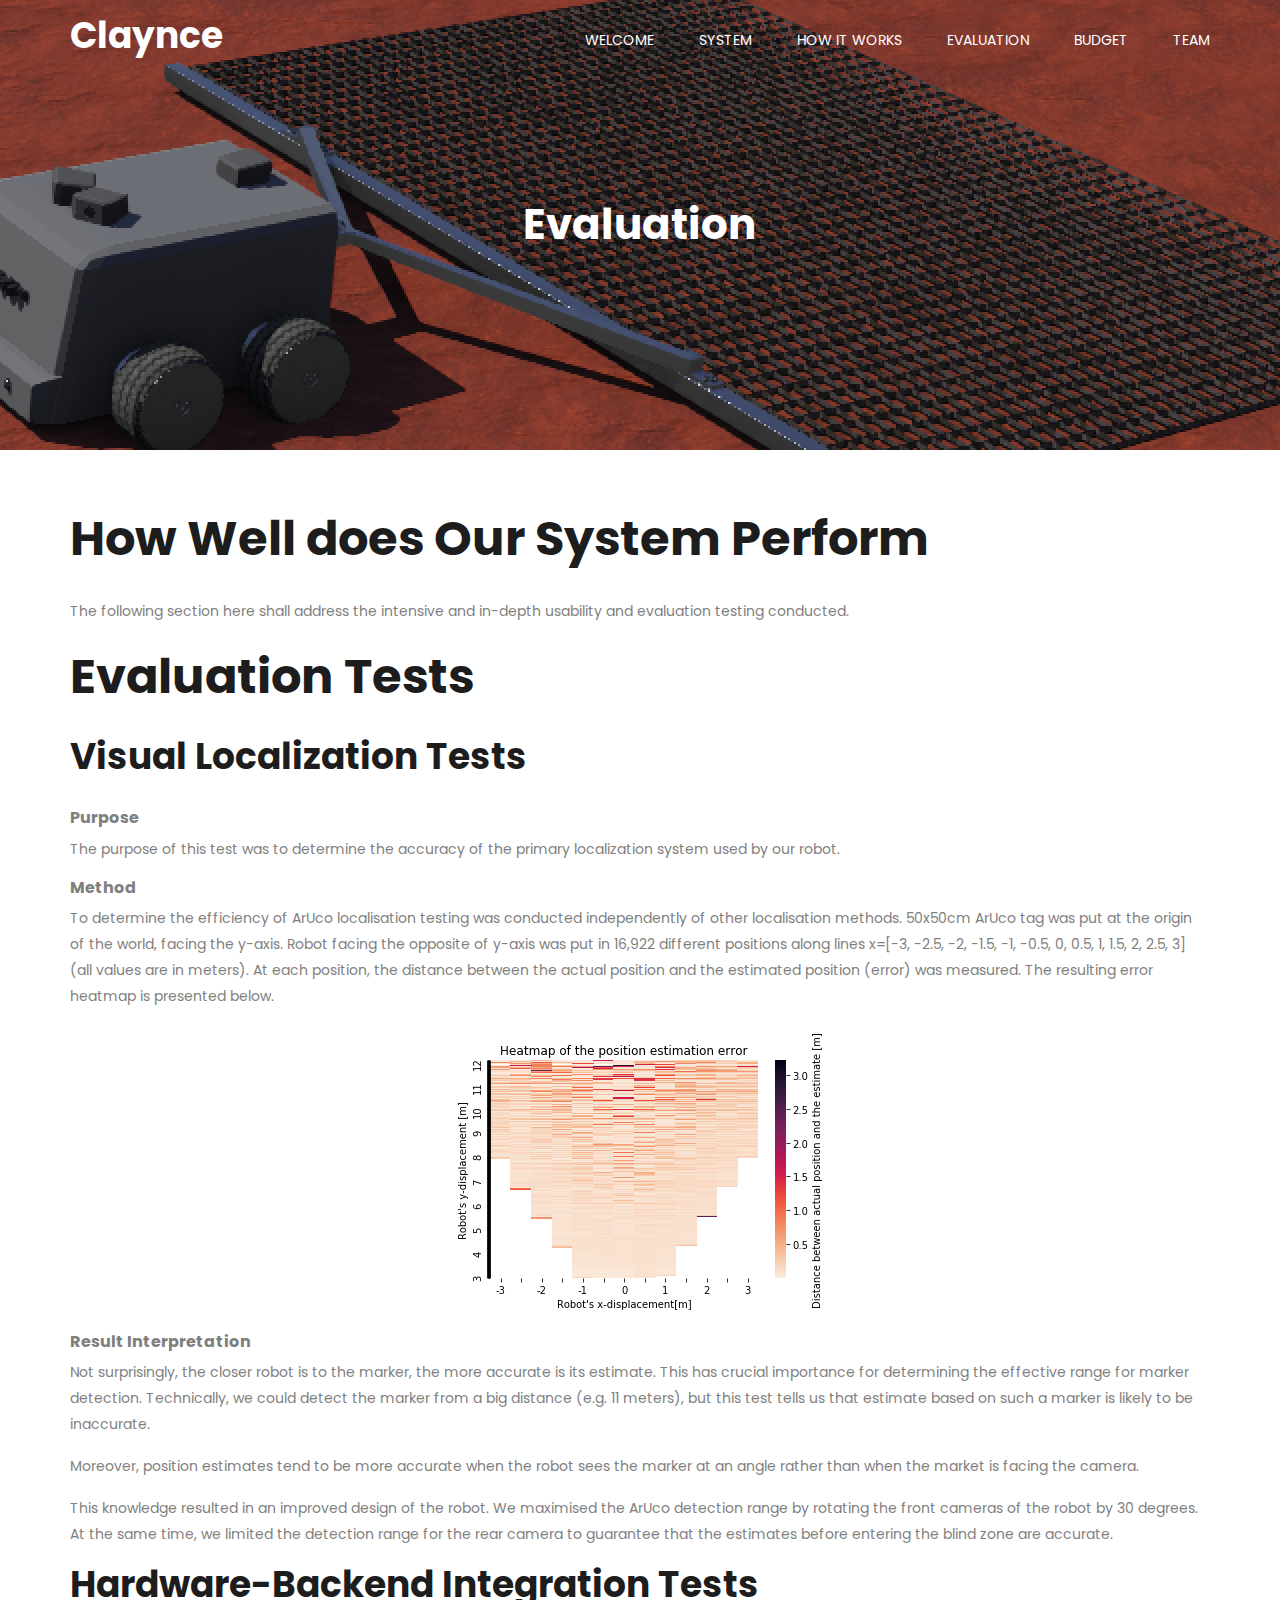
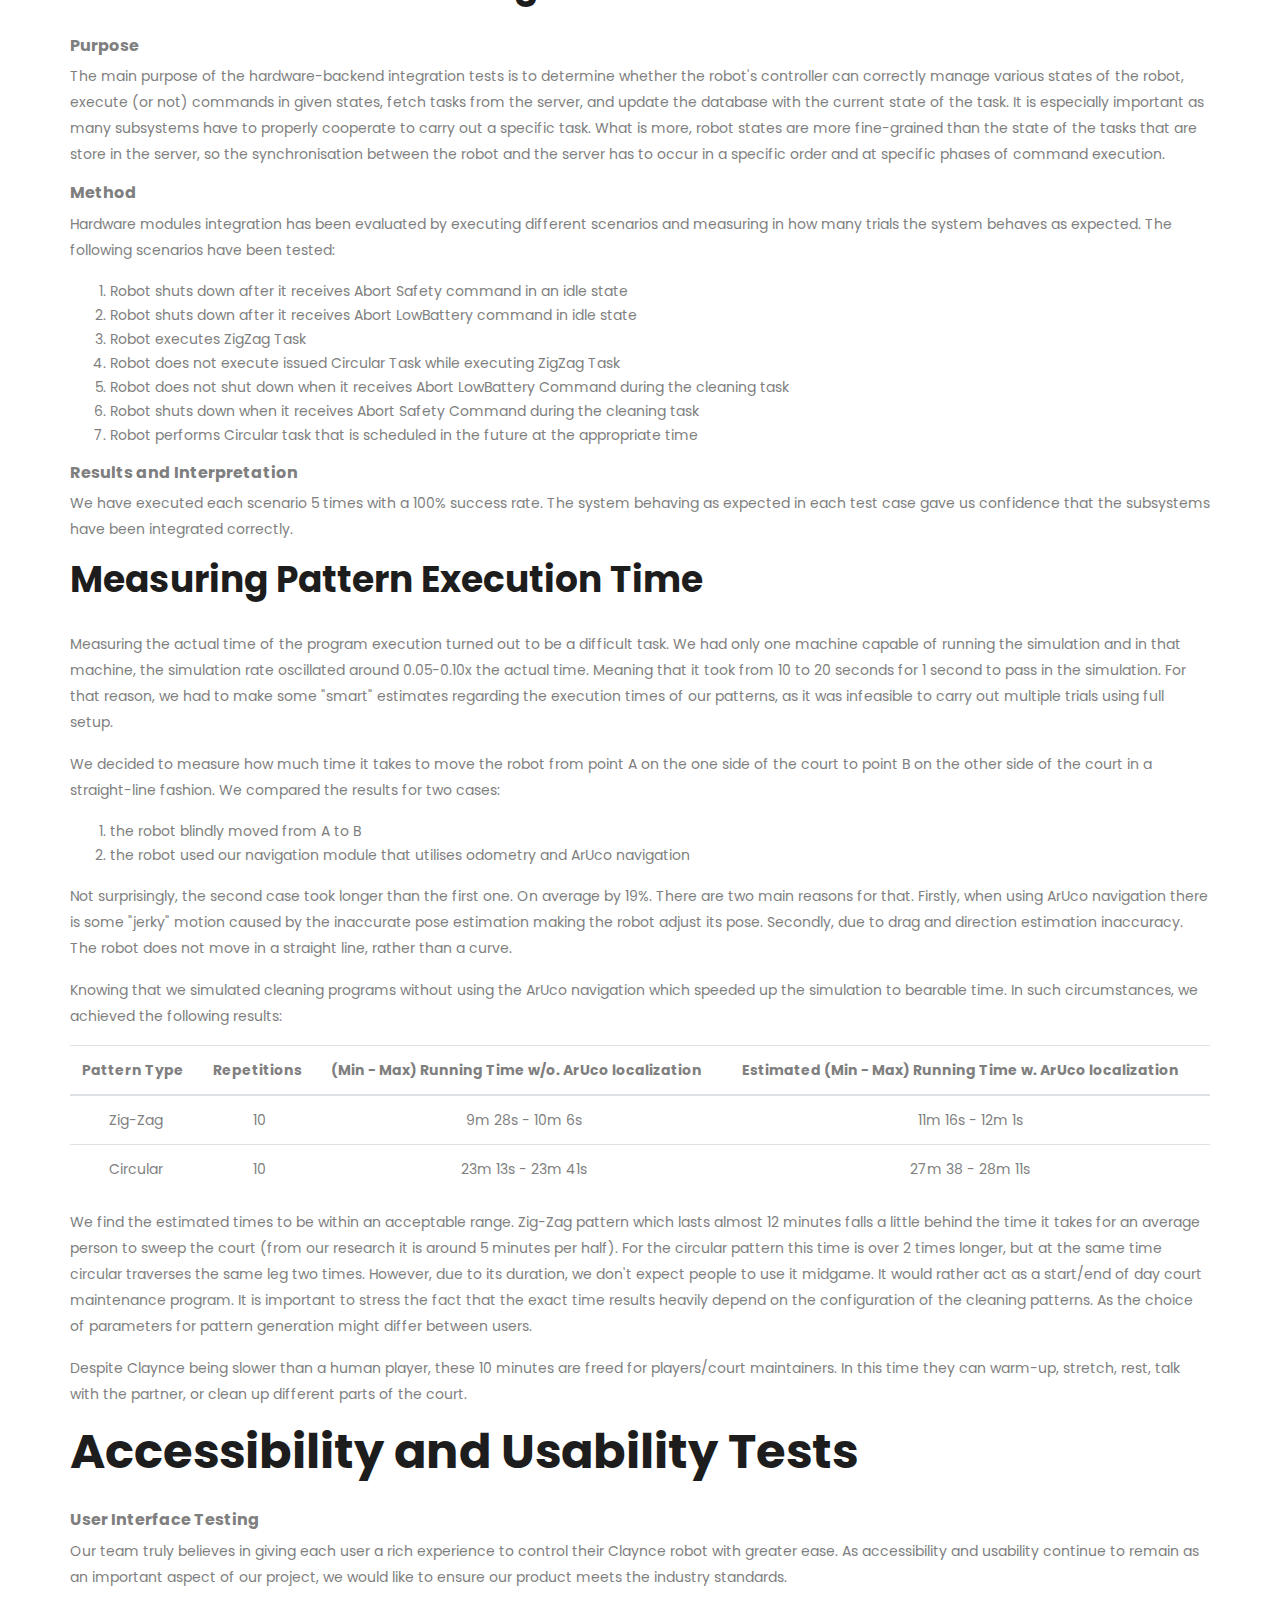
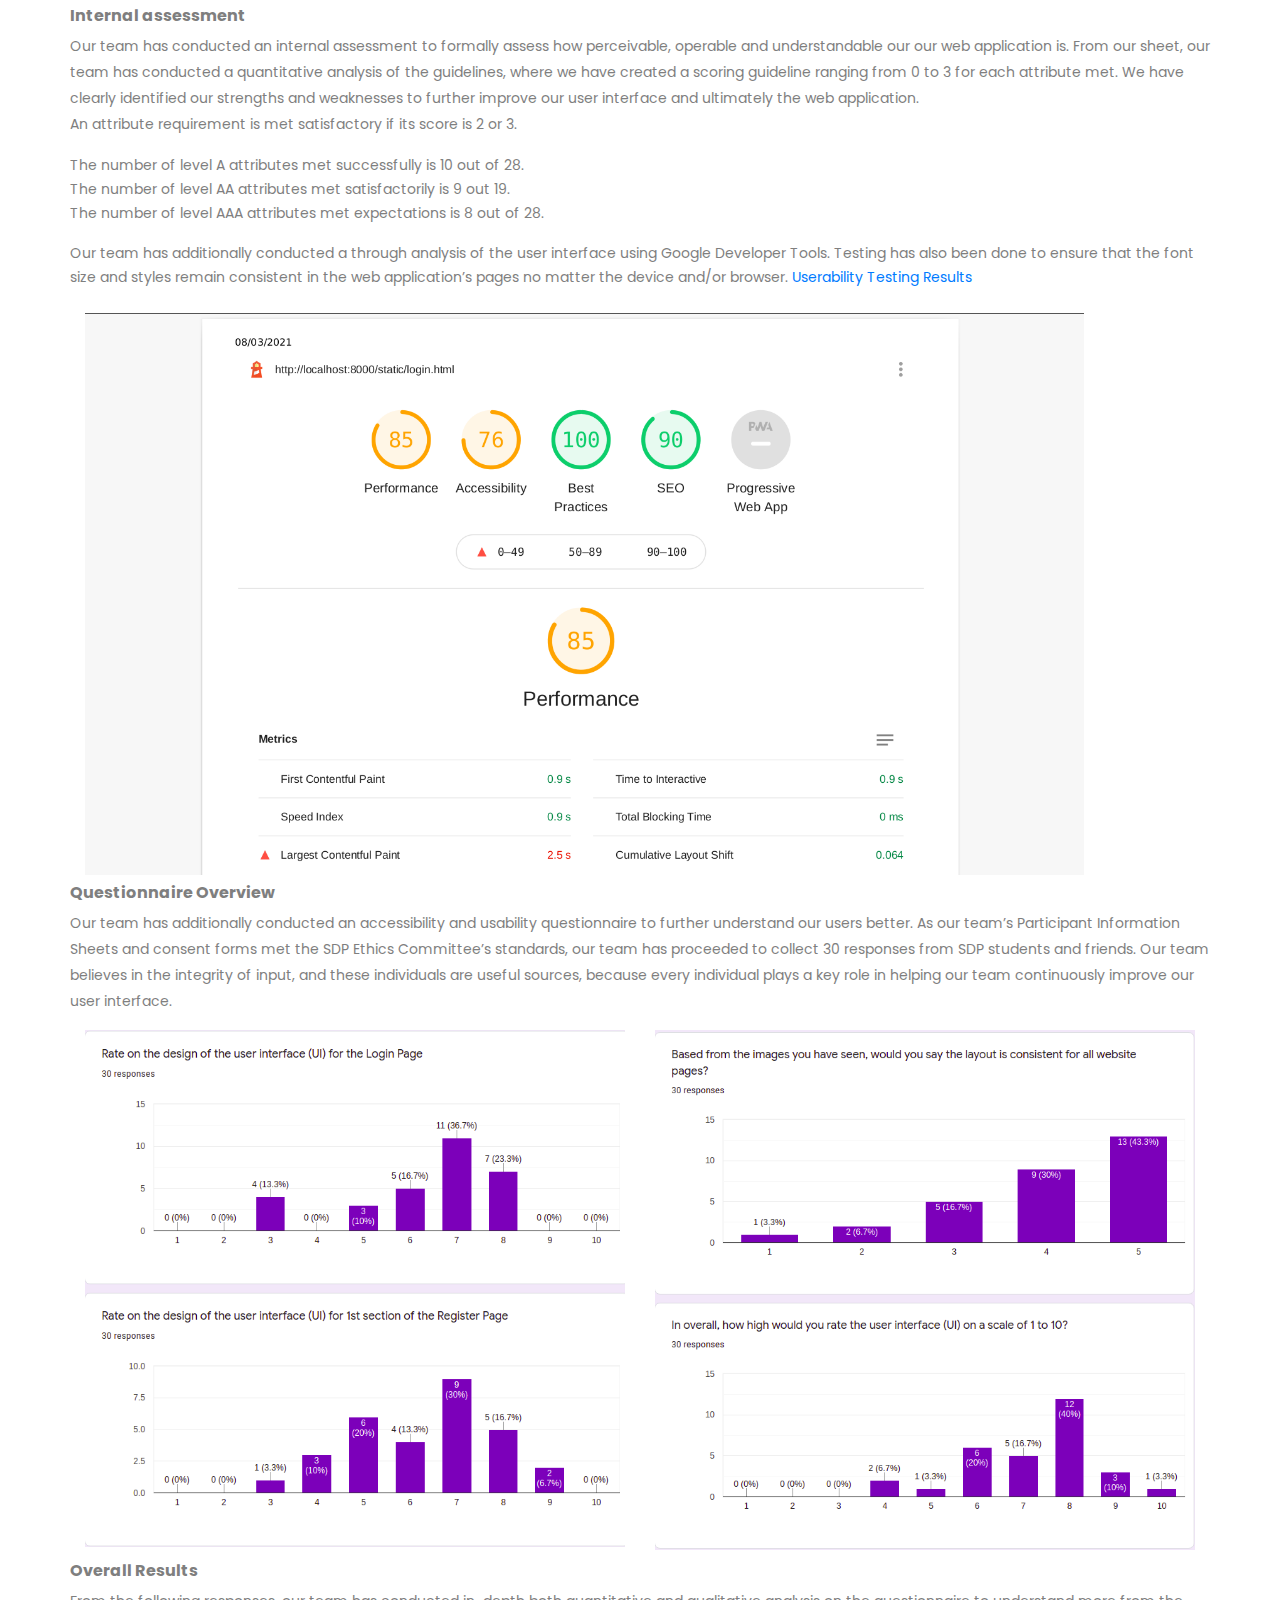
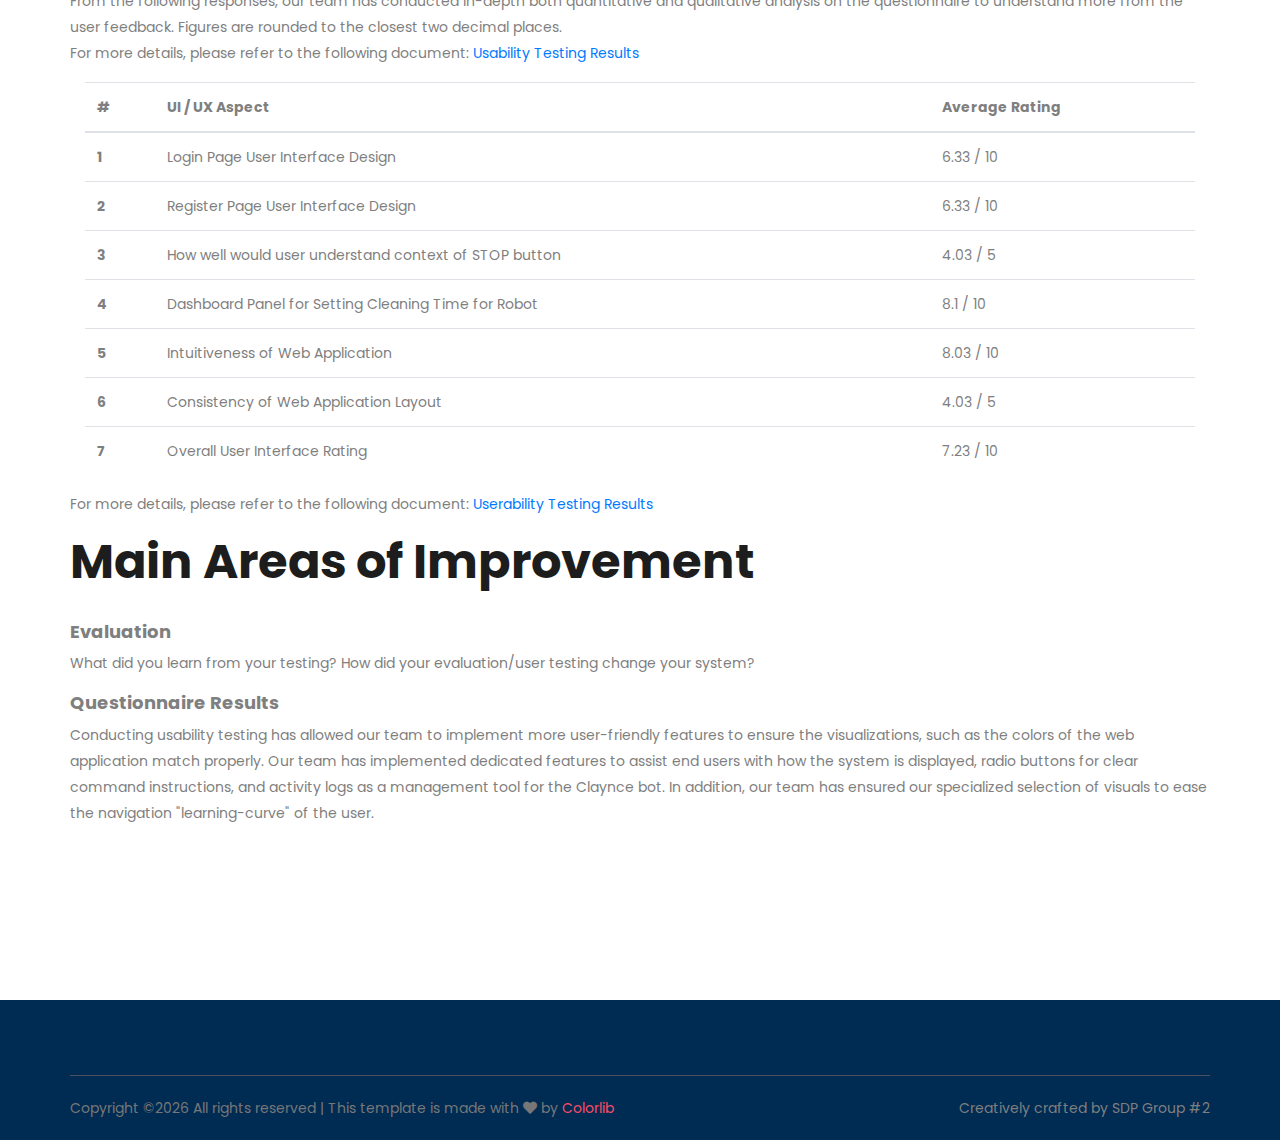
<file: evaluation.html>
<!doctype html>
<html lang="en">
<head>
    <!-- Required meta tags -->
    <meta charset="utf-8">
    <meta name="viewport" content="width=device-width, initial-scale=1, shrink-to-fit=no">
    <link rel="icon" href="img/favicon.png" type="image/png">
    <title>Claynce - SDP Group #2</title>
    <!-- Bootstrap CSS -->
    <link rel="stylesheet" href="css/bootstrap.css">
    <link rel="stylesheet" href="css/themify-icons.css">
    <link rel="stylesheet" href="vendors/fontawesome/css/all.min.css">
    <link rel="stylesheet" href="vendors/owl-carousel/owl.carousel.min.css">
    <link rel="stylesheet" href="vendors/animate-css/animate.css">
    <!-- main css -->
    <link rel="stylesheet" href="css/style.css">
    <link rel="stylesheet" href="css/responsive.css">

    <!-- Konrad Hardcore Styles-->
  <style>
    .centeredBlock {
      display: block; 
      margin-left: auto; 
      margin-right: auto;
    }
    /* table {
      width: 100%;
    }
    td, th {
      border: 1px solid black;
      text-align: center;
    } */
    </style>

    <!-- Customized CSS -->
    <link rel="stylesheet" href="css/sdp-customized/customized.css">
</head>
<body>

    <!--================Header Menu Area =================-->
    <header class="header_area">	
      <div class="main_menu">
          <nav class="navbar navbar-expand-lg navbar-light">
              <div class="container">
                  <!-- Brand and toggle get grouped for better mobile display -->
                  <h1 id="claynce-header-text">Claynce</h1>
                  <button class="navbar-toggler" type="button" data-toggle="collapse" data-target="#navbarSupportedContent" aria-controls="navbarSupportedContent" aria-expanded="false" aria-label="Toggle navigation">
                      <span class="icon-bar"></span>
                      <span class="icon-bar"></span>
                      <span class="icon-bar"></span>
                  </button>
                  <!-- Collect the nav links, forms, and other content for toggling -->
                  <div class="collapse navbar-collapse offset" id="navbarSupportedContent">
                      <ul class="nav navbar-nav menu_nav ml-auto">
                          <li class="nav-item"><a class="nav-link" href="index.html">WELCOME</a></li> 
                          <li class="nav-item"><a class="nav-link" href="system.html">SYSTEM</a></li> 
                          <li class="nav-item submenu dropdown">
                              <a href="#" class="nav-link dropdown-toggle" data-toggle="dropdown" role="button" 
                              aria-haspopup="true" aria-expanded="false">HOW IT WORKS</a>
                              <ul class="dropdown-menu">
                                  <li class="nav-item"><a class="nav-link" href="overview.html">Overview</a></li> 
                                  <li class="nav-item"><a class="nav-link" href="frontend.html">Front-End</a></li> 
                                  <li class="nav-item"><a class="nav-link" href="backend.html">Back-End</a></li>
                                  <li class="nav-item"><a class="nav-link" href="robot.html">Robot</a></li>
                              </ul>
                          </li>
                          <li class="nav-item"><a class="nav-link" href="evaluation.html">EVALUATION</a></li>     
                          <li class="nav-item"><a class="nav-link" href="budget.html">BUDGET</a></li>
                          <li class="nav-item"><a class="nav-link" href="team.html">TEAM</a></li>     
                      </ul>
                  </div>
              </div>
          </nav>
      </div>
  </header>
  <!--================Header Menu Area =================-->


    <!--================Hero Banner Area Start =================-->
    <section id="banner" class="hero-banner d-flex align-items-center">
        <div class="container text-center">
            <h2>Evaluation</h2>
        </div>
    </section>
    <!--================Hero Banner Area End =================-->

    <!--================Evaluation Introduction Start =================-->
    <section class="sample-text-area">
        <div class="container">
          <h3 id="header-title" class="text-heading title_color">How Well does Our System Perform</h3>
          <p class="sample-text">
              The following section here shall address the intensive and in-depth usability and evaluation testing conducted.
          </p>


          <div id="evaluation-section"> 
				            
            <h3 id="header-title" class="text-heading title_color">Evaluation Tests</h3>
            
              <div>
                <h4 id="subheader-title" class="text-heading title_color">Visual Localization Tests</h4>
                <h5>Purpose</h5>
                <p>
                  The purpose of this test was to determine the accuracy of the primary localization system used by our robot.                </p>
                <h5>Method</h5>
                <p>
                  To determine the efficiency of ArUco localisation testing was conducted independently of other localisation methods. 50x50cm ArUco tag was put at the origin of the world, facing the y-axis. Robot facing the opposite of y-axis was put in 16,922 different positions along lines x=[-3, -2.5, -2, -1.5, -1, -0.5, 0, 0.5, 1, 1.5, 2, 2.5, 3] (all values are in meters). At each position, the distance between the actual position and the estimated position (error) was measured. The resulting error heatmap is presented below.
                </p>
                <figure>
                  <img class="centeredBlock" src="resources/imgs/aruco_qa.png" />
                </figure>
                <h5>Result Interpretation</h5>
                <p>
                  Not surprisingly, the closer robot is to the marker, the more accurate is its estimate. This has crucial importance for determining the effective range for marker detection. Technically, we could detect the marker from a big distance (e.g. 11 meters), but this test tells us that estimate based on such a marker is likely to be inaccurate.
                </p>
                <p>
                  Moreover, position estimates tend to be more accurate when the robot sees the marker at an angle rather than when the market is facing the camera.
                </p>
                <p>
                  This knowledge resulted in an improved design of the robot. We maximised the ArUco detection range by rotating the front cameras of the robot by 30 degrees. At the same time, we limited the detection range for the rear camera to guarantee that the estimates before entering the blind zone are accurate.
                </p>
              </div>
        
              <div>
                <h4 id="subheader-title" class="text-heading title_color">Hardware-Backend Integration Tests</h4>
                <h5>Purpose</h5>
                <p>
                  The main purpose of the hardware-backend integration tests is to determine whether the robot's controller can correctly manage various states of the robot, execute (or not) commands in given states, fetch tasks from the server, and update the database with the current state of the task. It is especially important as many subsystems have to properly cooperate to carry out a specific task. What is more, robot states are more fine-grained than the state of the tasks that are store in the server, so the synchronisation between the robot and the server has to occur in a specific order and at specific phases of command execution.
                </p>
                <h5>Method</h5>
                <p>
                  Hardware modules integration has been evaluated by executing different scenarios and measuring in how many trials the system behaves as expected. The following scenarios have been tested:
                </p>
                <ol>
                  <li>Robot shuts down after it receives Abort Safety command in an idle state</li>
                  <li>Robot shuts down after it receives Abort LowBattery command in idle state</li>
                  <li>Robot executes ZigZag Task</li>
                  <li>Robot does not execute issued Circular Task while executing ZigZag Task</li>
                  <li>Robot does not shut down when it receives Abort LowBattery Command during the cleaning task</li>
                  <li>Robot shuts down when it receives Abort Safety Command during the cleaning task</li>
                  <li>Robot performs Circular task that is scheduled in the future at the appropriate time</li>
                </ol>
                <h5>Results and Interpretation</h5>
                <p>
                  We have executed each scenario 5 times with a 100% success rate. The system behaving as expected in each test case gave us confidence that the subsystems have been integrated correctly.
                </p>
              </div>
              <div>
                <h4 id="subheader-title" class="text-heading title_color">Measuring Pattern Execution Time</h4>
                <p>
                  Measuring the actual time of the program execution turned out to be a difficult task. We had only one machine capable of running the simulation and in that machine, the simulation rate oscillated around 0.05-0.10x the actual time. Meaning that it took from 10 to 20 seconds for 1 second to pass in the simulation. For that reason, we had to make some "smart" estimates regarding the execution times of our patterns, as it was infeasible to carry out multiple trials using full setup.
                </p>
                <p>
                  We decided to measure how much time it takes to move the robot from point A on the one side of the court to point B on the other side of the court in a straight-line fashion. We compared the results for two cases:
                </p>
                <ol>
                  <li>the robot blindly moved from A to B</li>
                  <li>the robot used our navigation module that utilises odometry and ArUco navigation</li>
                </ol>
                <p>
                  Not surprisingly, the second case took longer than the first one. On average by 19%. There are two main reasons for that. Firstly, when using ArUco navigation there is some "jerky" motion caused by the inaccurate pose estimation making the robot adjust its pose. Secondly, due to drag and direction estimation inaccuracy. The robot does not move in a straight line, rather than a curve.
                </p>
                <p>
                  Knowing that we simulated cleaning programs without using the ArUco navigation which speeded up the simulation to bearable time. In such circumstances, we achieved the following results:
                </p>
                <table class="table">
                  <thead>
                    <tr>
                      <th scope="col">Pattern Type</th>
                      <th scope="col">Repetitions</th>
                      <th scope="col">(Min - Max) Running Time w/o. ArUco localization</th>
                      <th scope="col">Estimated (Min - Max) Running Time w. ArUco localization</th>
                    </tr>
                </thead>
                  <tr style="text-align: center;">
                    <td>Zig-Zag</td>
                    <td>10</td>
                    <td>9m 28s - 10m 6s</td>
                    <td>11m 16s - 12m 1s</td>
                  </tr>
                  <tr style="text-align: center;">
                    <td>Circular</td>
                    <td>10</td>
                    <td>23m 13s - 23m 41s</td>
                    <td>27m 38 - 28m 11s</td>
                  </tr>
                </table>
                <p>
                  We find the estimated times to be within an acceptable range. Zig-Zag pattern which lasts almost 12 minutes falls a little behind the time it takes for an average person to sweep the court (from our research it is around 5 minutes per half). For the circular pattern this time is over 2 times longer, but at the same time circular traverses the same leg two times. However, due to its duration, we don't expect people to use it midgame. It would rather act as a start/end of day court maintenance program. It is important to stress the fact that the exact time results heavily depend on the configuration of the cleaning patterns. As the choice of parameters for pattern generation might differ between users.
                </p>
                <p>
                  Despite Claynce being slower than a human player, these 10 minutes are freed for players/court maintainers. In this time they can warm-up, stretch, rest, talk with the partner, or clean up different parts of the court. 
                </p>
              </div>
              <!-- <div>
                <h3>Evaluating current Claynce perfomance</h3></h3>
                <p>
                  In order to evaluate Claynce performance, we had to shrink the cleaning area, so the simulations could run in a reasonable time.
                  We decided to use the robot on a area up to 3 meters away from the net, so we could also verify that changing sides of the court works as expected.
                </p>
                
              </div> -->
            
            <div id="user-tests-div">
                <h3 id="header-title" class="text-heading title_color">Accessibility and Usability Tests</h3>

                <h5>User Interface Testing</h5>
                <p>Our team truly believes in giving each user a rich experience to control their Claynce robot with greater ease.
                  As accessibility and usability continue to remain as an important aspect of our project, 
                  we would like to ensure our product meets the industry standards.</p>

                <h5>Internal assessment</h5> 
                <p>
                  Our team has conducted an internal assessment to formally assess how perceivable, operable and understandable our
                  our web application is. From our sheet, our team has conducted a quantitative analysis of
                  the guidelines, where we have created a scoring guideline
                  ranging from 0 to 3 for each attribute met. We have clearly
                  identified our strengths and weaknesses to further improve
                  our user interface and ultimately the web application.
                  <br>
                  An attribute requirement is met satisfactory if its score is 2
                  or 3. 
                  <ul>
                    <li>The number of level A attributes met successfully is 10 out of 28.</li>
                    <li>The number of level AA attributes met satisfactorily is 9 out 19.</li>
                    <li>The number of level AAA attributes met expectations is 8 out of 28.</li>
                  </ul>  
                  Our team has additionally conducted a through analysis of the user interface using Google Developer Tools.
                  Testing has also been done to ensure that the font size and
                  styles remain consistent in the web application’s pages no
                  matter the device and/or browser.
                 <a href="assets/user-report/Accessibility _ Usability Testing - Sheet1.pdf">Userability Testing Results</a>

                 </p>

                 <div class="container">
                   <div class="row">
                     <div class="col-md-12">
                       <img src="img/sdp-report/lighthouse-test.png" style="width: 90%; margin: 8px auto;">
                     </div>
                   </div>
                 </div>




                <h5>Questionnaire Overview</h5>
                <p>Our team has additionally conducted an accessibility and usability questionnaire to further understand our users better.
                   As our team’s Participant Information Sheets and consent forms met the SDP Ethics Committee’s standards, 
                   our team has proceeded to collect 30 responses from SDP students and friends. 
                  Our team believes in the integrity of input, and these individuals are useful sources, 
                  because every individual plays a key role in helping our team continuously improve our user interface.</p>
                
                <div id="images-container" class="container">
                    <div class="row">
                        <div class="col-md-6" style="margin: 0px auto;">
                            <img src="img/sdp-report/usability_report_graph_img0.png" style="width: 100%;">
                        </div>
                        <div class="col-md-6">
                            <img src="img/sdp-report/usability_report_graph_img2.png" style="width: 100%; height: 98%;">
                        </div>
                    </div>    
                </div>

                <h5>Overall Results</h5>
                <p>From the following responses, our team has conducted in-depth both quantitative and qualitative 
                    analysis on the questionnaire to understand more from the user feedback. 
                    Figures are rounded to the closest two decimal places.<br>
                    For more details, please refer to the following document:
                    <a href="assets/user-report/Accessibility _ Usability Testing - Sheet1.pdf">Usability Testing Results</a></p>
                <div class="container">
                    <table class="table" >
                        <thead>
                          <tr>
                            <th scope="col">#</th>
                            <th scope="col">UI / UX Aspect</th>
                            <th scope="col">Average Rating</th>
                          </tr>
                        </thead>
                        <tbody>
                          <tr>
                            <th scope="row">1</th>
                            <td>Login Page User Interface Design</td>
                            <td>6.33 / 10</td>
                          </tr>
                          <tr>
                            <th scope="row">2</th>
                            <td>Register Page User Interface Design</td>
                            <td>6.33 / 10</td>
                          </tr>
                          <tr>
                            <th scope="row">3</th>
                            <td>How well would user understand context of STOP button</td>
                            <td>4.03 / 5</td>
                          </tr>
                          <tr>
                            <th scope="row">4</th>
                            <td>Dashboard Panel for Setting Cleaning Time for Robot</td>
                            <td>8.1 / 10</td>
                          </tr>
                          <tr>
                              <th scope="row">5</th>
                              <td>Intuitiveness of Web Application</td>
                              <td>8.03 / 10</td>  
                          </tr>
                          <tr>
                            <th scope="row">6</th>
                            <td>Consistency of Web Application Layout</td>
                            <td>4.03 / 5</td>
                          </tr>
                          <tr>
                            <th scope="row">7</th>
                            <td>Overall User Interface Rating</td>
                            <td>7.23 / 10</td>
                          </tr>
                        </tbody>
                    </table>    
                  </div>

                  <p>For more details, please refer to the following document:
                    <a href="assets/user-report/Accessibility _ Usability Testing - Sheet1.pdf">Userability Testing Results</a></p>
                                  
            <h3 id="header-title" class="text-heading title_color">Main Areas of Improvement</h3>
            <h4>Evaluation</h4>		
            <p>What did you learn from your testing? How did your evaluation/user testing change your system?</p>

            <h4>Questionnaire Results</h4>
            <p>Conducting usability testing has allowed our team to implement
                      more user-friendly features to ensure the visualizations, such as the 
                      colors of the web application match properly.
                      Our team has implemented dedicated features to assist end users with how the system is displayed,
                      radio buttons for clear command instructions, and activity logs as a management tool for the Claynce bot.
                      In addition, our team has ensured our specialized selection of visuals to ease the navigation
                      "learning-curve" of the user.</p>
       
            </div> 

          </div>


        </div>
      </section>
    <!--================Concept End =================-->

    <section class="sample-text-area">
        <div class="container">

        </div>
    </section>
    



    <!-- ================ Start footer Area ================= -->
    <footer class="footer-area">
        <div class="container">
        <div class="footer-bottom row align-items-center text-center text-lg-left no-gutters">
            <p class="footer-text m-0 col-lg-8 col-md-12"><!-- Link back to Colorlib can't be removed. Template is licensed under CC BY 3.0. -->
Copyright &copy;<script>document.write(new Date().getFullYear());</script> All rights reserved | This template is made with <i class="fa fa-heart" aria-hidden="true"></i> by <a href="https://colorlib.com" target="_blank">Colorlib</a>
<!-- Link back to Colorlib can't be removed. Template is licensed under CC BY 3.0. --></p>
            <div class="col-lg-4 col-md-12 text-center text-lg-right footer-social">
                Creatively crafted by SDP Group #2
            </div>
        </div>
        </div>
    </footer>
<!-- ================ End footer Area ================= -->






<!-- Optional JavaScript -->
<!-- jQuery first, then Popper.js, then Bootstrap JS -->
<script src="js/jquery-2.2.4.min.js"></script>
<script src="js/popper.js"></script>
<script src="js/bootstrap.min.js"></script>
<script src="vendors/owl-carousel/owl.carousel.min.js"></script>
<script src="js/jquery.ajaxchimp.min.js"></script>
<script src="js/waypoints.min.js"></script>
<script src="js/mail-script.js"></script>
<script src="js/contact.js"></script>
<script src="js/jquery.form.js"></script>
<script src="js/jquery.validate.min.js"></script>
<script src="js/mail-script.js"></script>
<script src="js/theme.js"></script>
</body>
</html>
</file>
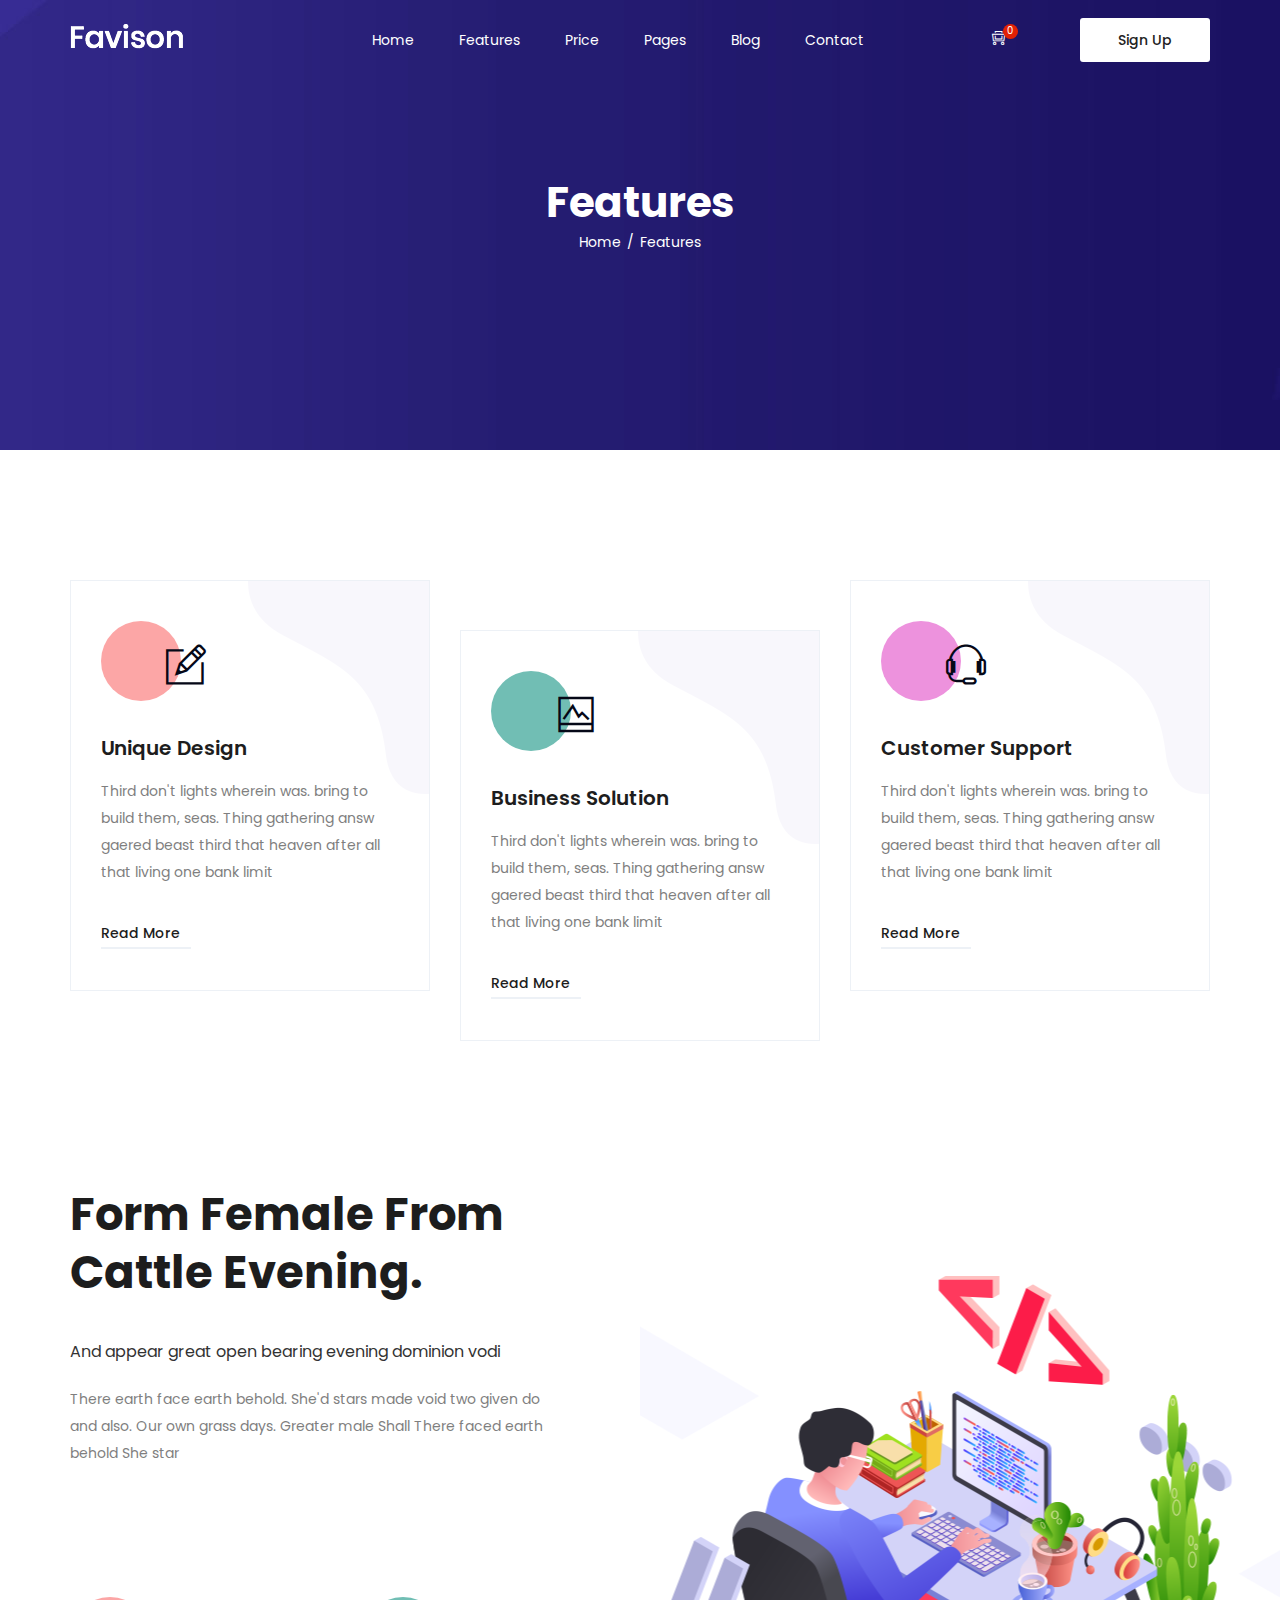
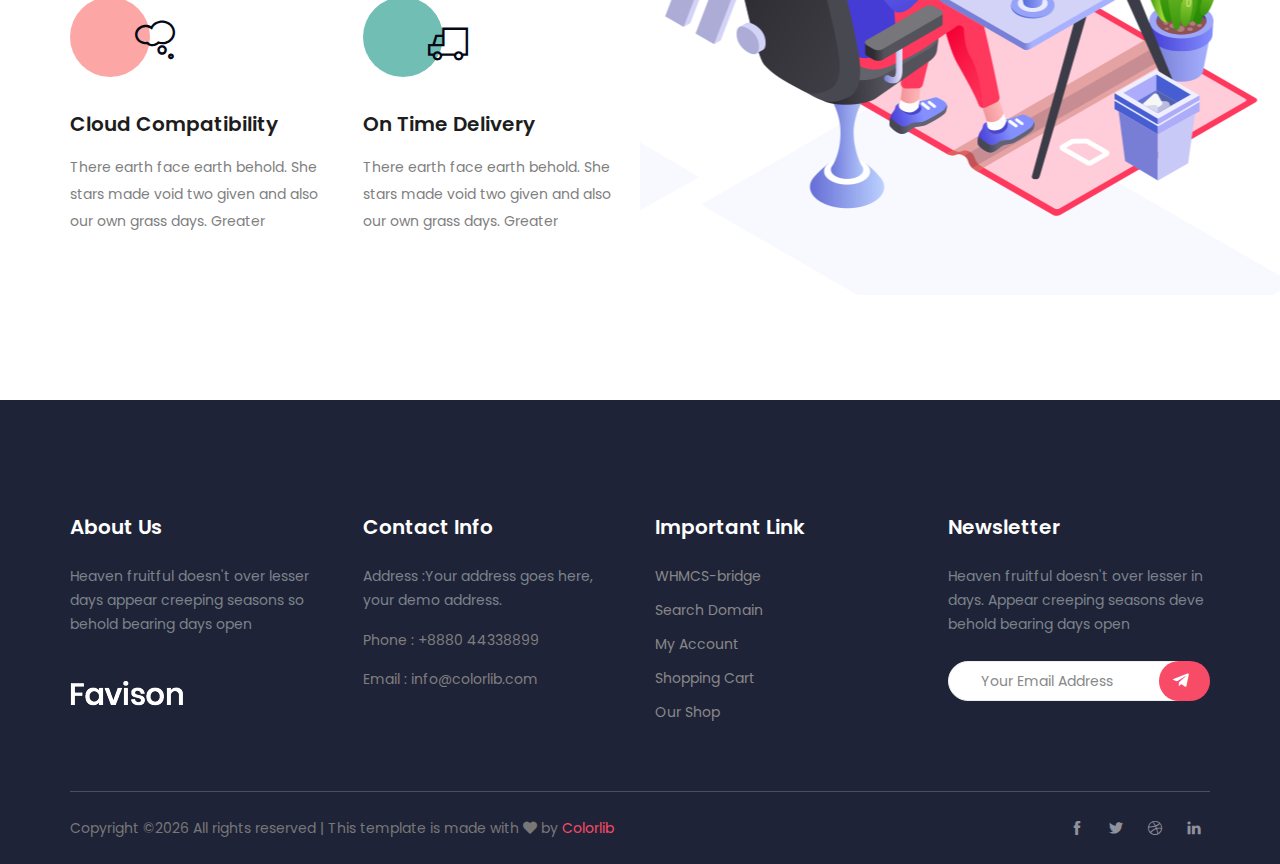
<file: feature.html>
<!doctype html>
<html lang="en">
<head>
    <!-- Required meta tags -->
    <meta charset="utf-8">
    <meta name="viewport" content="width=device-width, initial-scale=1, shrink-to-fit=no">
    <link rel="icon" href="img/favicon.png" type="image/png">
    <title>Claynce - SDP Group #2</title>
    <!-- Bootstrap CSS -->
    <link rel="stylesheet" href="css/bootstrap.css">
    <link rel="stylesheet" href="css/themify-icons.css">
    <link rel="stylesheet" href="vendors/fontawesome/css/all.min.css">
    <link rel="stylesheet" href="vendors/owl-carousel/owl.carousel.min.css">
    <link rel="stylesheet" href="vendors/animate-css/animate.css">
    <!-- main css -->
    <link rel="stylesheet" href="css/style.css">
    <link rel="stylesheet" href="css/responsive.css">
</head>
<body>

    <!--================Header Menu Area =================-->
    <header class="header_area">    
        <div class="main_menu">
            <nav class="navbar navbar-expand-lg navbar-light">
                <div class="container">
                    <!-- Brand and toggle get grouped for better mobile display -->
                    <a class="navbar-brand logo_h" href="index.html"><img src="img/logo.png" alt=""></a>
                    <button class="navbar-toggler" type="button" data-toggle="collapse" data-target="#navbarSupportedContent" aria-controls="navbarSupportedContent" aria-expanded="false" aria-label="Toggle navigation">
                        <span class="icon-bar"></span>
                        <span class="icon-bar"></span>
                        <span class="icon-bar"></span>
                    </button>
                    <!-- Collect the nav links, forms, and other content for toggling -->
                    <div class="collapse navbar-collapse offset" id="navbarSupportedContent">
                        <ul class="nav navbar-nav menu_nav ml-auto">
                            <li class="nav-item"><a class="nav-link" href="index.html">Home</a></li> 
                            <li class="nav-item"><a class="nav-link" href="feature.html">Features</a></li> 
                            <li class="nav-item"><a class="nav-link" href="price.html">Price</a></li>     
                            <li class="nav-item submenu dropdown">
                                <a href="#" class="nav-link dropdown-toggle" data-toggle="dropdown" role="button" aria-haspopup="true" aria-expanded="false">Pages</a>
                                <ul class="dropdown-menu">
                                    <li class="nav-item"><a class="nav-link" href="feature.html">Features</a></li> 
                                    <li class="nav-item"><a class="nav-link" href="price.html">Price</a></li>
                                    <li class="nav-item"><a class="nav-link" href="element.html">Element</a></li>
                                </ul>
                            </li>
                            <li class="nav-item submenu dropdown">
                                <a href="#" class="nav-link dropdown-toggle" data-toggle="dropdown" role="button" aria-haspopup="true" aria-expanded="false">Blog</a>
                                <ul class="dropdown-menu">
                                    <li class="nav-item"><a class="nav-link" href="blog.html">Blog</a></li>
                                    <li class="nav-item"><a class="nav-link" href="single-blog.html">Blog Details</a></li>
                                </ul>
                            </li> 
                            <li class="nav-item"><a class="nav-link" href="contact.html">Contact</a></li>
                        </ul>
                    </div>
                    <div class="right-button">
                        <ul>
                            <li class="shop-icon"><a href="#"><i class="ti-shopping-cart-full"></i><span>0</span></a></li>
                            <li><a class="sign_up" href="">Sign Up</a></li>
                        </ul>
                    </div> 
                </div>
            </nav>
        </div>
    </header>
    <!--================Header Menu Area =================-->


    <!--================Hero Banner Area Start =================-->
    <section class="hero-banner d-flex align-items-center">
        <div class="container text-center">
            <h2>Features</h2>
            <nav aria-label="breadcrumb" class="banner-breadcrumb">
                <ol class="breadcrumb">
                    <li class="breadcrumb-item"><a href="#">Home</a></li>
                    <li class="breadcrumb-item active" aria-current="page">Features</li>
                </ol>
            </nav>
        </div>
    </section>
    <!--================Hero Banner Area End =================-->

    <!--================Service  Area =================-->
    <section class="service-area area-padding">
        <div class="container">
            <div class="row">
                <!-- Single service -->
                <div class="col-md-6 col-lg-4">
                    <div class="single-service">
                        <div class="service-icon">
                            <i class="ti-pencil-alt"></i>
                        </div>
                        <div class="service-content">
                            <h5>Unique Design</h5>
                            <p>Third don't lights wherein was. bring to build them, seas. Thing gathering answ gaered beast third that heaven after all that living one bank limit</p>
                            <a href="#">Read More</a>
                        </div>
                    </div>
                </div>

                <!-- Single service -->
                <div class="col-md-6 col-lg-4">
                    <div class="single-service">
                        <div class="service-icon">
                            <i class="ti-image"></i>
                        </div>
                        <div class="service-content">
                            <h5>Business Solution</h5>
                            <p>Third don't lights wherein was. bring to build them, seas. Thing gathering answ gaered beast third that heaven after all that living one bank limit</p>
                            <a href="#">Read More</a>
                        </div>
                    </div>
                </div>


                <!-- Single service -->
                <div class="col-md-6 col-lg-4">
                    <div class="single-service">
                        <div class="service-icon">
                            <i class="ti-headphone-alt"></i>
                        </div>
                        <div class="service-content">
                            <h5>Customer Support</h5>
                            <p>Third don't lights wherein was. bring to build them, seas. Thing gathering answ gaered beast third that heaven after all that living one bank limit</p>
                            <a href="#">Read More</a>
                        </div>
                    </div>
                </div>

            </div>
        </div>
    </section>
    <!--================Service Area end =================-->


    <!--================About  Area =================-->
    <section class="about-area area-padding-bottom">
        <div class="container">
            <div class="row align-items-center">

                <div class="col-lg-6">
                    <div class="area-heading">
                        <h4>Form Female From<br>Cattle Evening. </h4>
                        <h6>And appear great open bearing evening dominion vodi </h6>

                        <p>There earth face earth behold. She'd stars made void two given do and also. Our own grass days.  Greater male Shall There faced earth behold She star</p>
                    </div>
                    <div class="row">
                        <div class="col-md-6 col-lg-6">
                            <div class="single-about">
                                <div class="about-icon">
                                    <i class="ti-thought"></i>
                                </div>
                                <div class="single-about-content">
                                    <h5>Cloud Compatibility</h5>
                                    <p>There earth face earth behold. She stars made void two given and also our own grass days. Greater </p>
                                </div>
                            </div>
                        </div>
                        <div class="col-md-6 col-lg-6">
                            <div class="single-about">
                                <div class="about-icon">
                                    <i class="ti-truck"></i>
                                </div>
                                <div class="single-about-content">
                                    <h5>On Time Delivery</h5>
                                    <p>There earth face earth behold. She stars made void two given and also our own grass days. Greater </p>
                                </div>
                            </div>
                        </div>
                    </div>
                </div>
            </div>
        </div>
    </section>
    <!--================About Area End =================-->

 <!-- ================ start footer Area ================= -->
    <footer class="footer-area">
        <div class="container">
            <div class="row">

                <div class="col-lg-3 col-sm-6 mb-4 mb-xl-0 single-footer-widget">
                    <h4>About Us</h4>
                    <p>Heaven fruitful doesn't over lesser days appear creeping seasons so behold bearing days open</p>
                    <div class="footer-logo">
                        <img src="img/logo.png" alt="">
                    </div>
                </div>

                <div class="col-lg-3 col-sm-6 mb-4 mb-xl-0 single-footer-widget">
                    <h4>Contact Info</h4>
                    <div class="footer-address">
                        <p>Address :Your address goes
                        here, your demo address.</p>
                        <span>Phone : +8880 44338899</span>
                        <span>Email : info@colorlib.com</span>
                    </div>
                </div>

                <div class="col-lg-3 col-sm-6 mb-4 mb-xl-0 single-footer-widget">
                    <h4>Important Link</h4>
                    <ul>
                        <li><a href="#">WHMCS-bridge</a></li>
                        <li><a href="#">Search Domain</a></li>
                        <li><a href="#">My Account</a></li>
                        <li><a href="#">Shopping Cart</a></li>
                        <li><a href="#">Our Shop</a></li>
                    </ul>
                </div>

                <div class="col-lg-3 col-md-8 mb-4 mb-xl-0 single-footer-widget">
                    <h4>Newsletter</h4>
                    <p>Heaven fruitful doesn't over lesser in days. Appear creeping seasons deve behold bearing days open</p>

                    <div class="form-wrap" id="mc_embed_signup">
                        <form target="_blank" action="https://spondonit.us12.list-manage.com/subscribe/post?u=1462626880ade1ac87bd9c93a&amp;id=92a4423d01"
                        method="get">
                        <div class="input-group">
                            <input type="email" class="form-control" name="EMAIL" placeholder="Your Email Address" onfocus="this.placeholder = ''" onblur="this.placeholder = 'Your Email Address '">
                            <div class="input-group-append">
                                <button class="btn click-btn" type="submit">
                                    <i class="fab fa-telegram-plane"></i>
                                </button>
                            </div>
                        </div>
                        <div style="position: absolute; left: -5000px;">
                            <input name="b_36c4fd991d266f23781ded980_aefe40901a" tabindex="-1" value="" type="text">
                        </div>

                        <div class="info"></div>
                    </form>
                </div>

            </div>
        </div>
        <div class="footer-bottom row align-items-center text-center text-lg-left no-gutters">
            <p class="footer-text m-0 col-lg-8 col-md-12"><!-- Link back to Colorlib can't be removed. Template is licensed under CC BY 3.0. -->
Copyright &copy;<script>document.write(new Date().getFullYear());</script> All rights reserved | This template is made with <i class="fa fa-heart" aria-hidden="true"></i> by <a href="https://colorlib.com" target="_blank">Colorlib</a>
<!-- Link back to Colorlib can't be removed. Template is licensed under CC BY 3.0. --></p>
            <div class="col-lg-4 col-md-12 text-center text-lg-right footer-social">
                <a href="#"><i class="ti-facebook"></i></a>
                <a href="#"><i class="ti-twitter-alt"></i></a>
                <a href="#"><i class="ti-dribbble"></i></a>
                <a href="#"><i class="ti-linkedin"></i></a>
            </div>
        </div>
    </div>
</footer>
<!-- ================ End footer Area ================= -->






<!-- Optional JavaScript -->
<!-- jQuery first, then Popper.js, then Bootstrap JS -->
<script src="js/jquery-2.2.4.min.js"></script>
<script src="js/popper.js"></script>
<script src="js/bootstrap.min.js"></script>
<script src="vendors/owl-carousel/owl.carousel.min.js"></script>
<script src="js/jquery.ajaxchimp.min.js"></script>
<script src="js/waypoints.min.js"></script>
<script src="js/mail-script.js"></script>
<script src="js/contact.js"></script>
<script src="js/jquery.form.js"></script>
<script src="js/jquery.validate.min.js"></script>
<script src="js/mail-script.js"></script>
<script src="js/theme.js"></script>
</body>
</html>
</file>
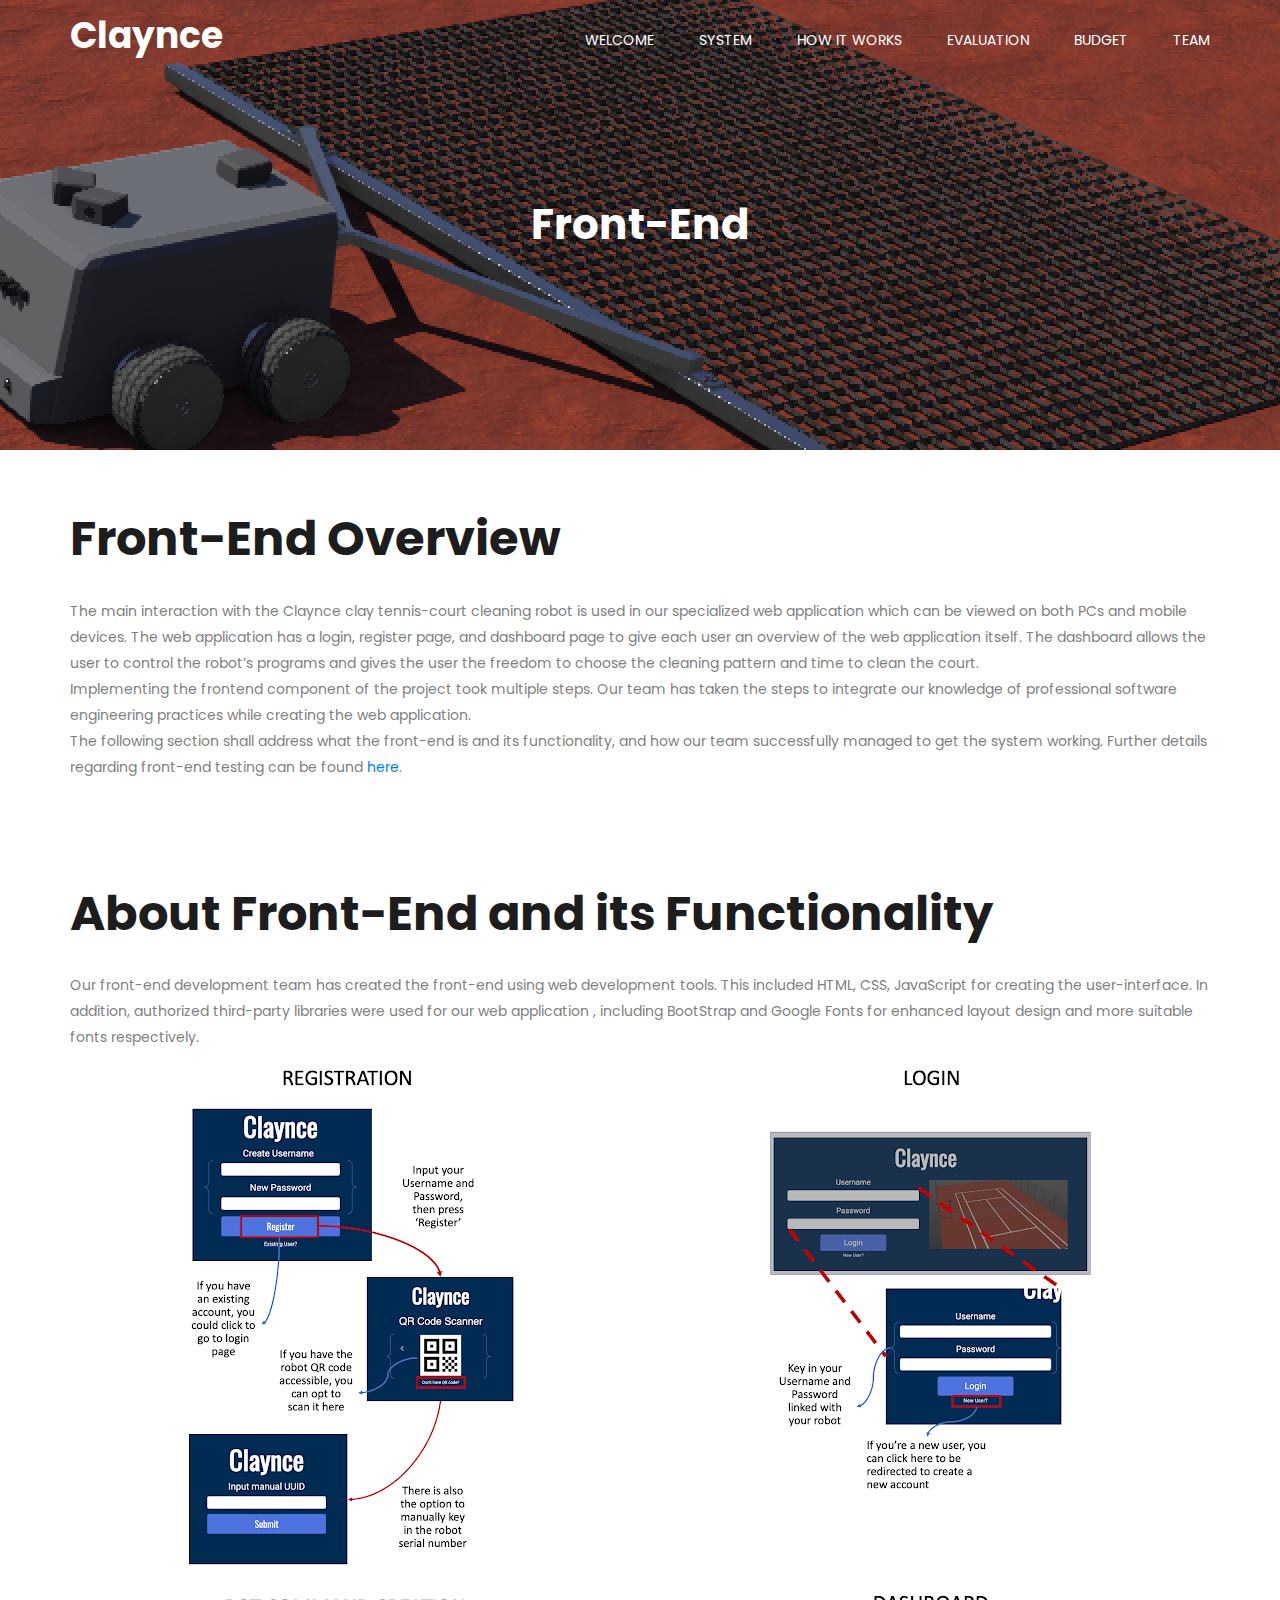
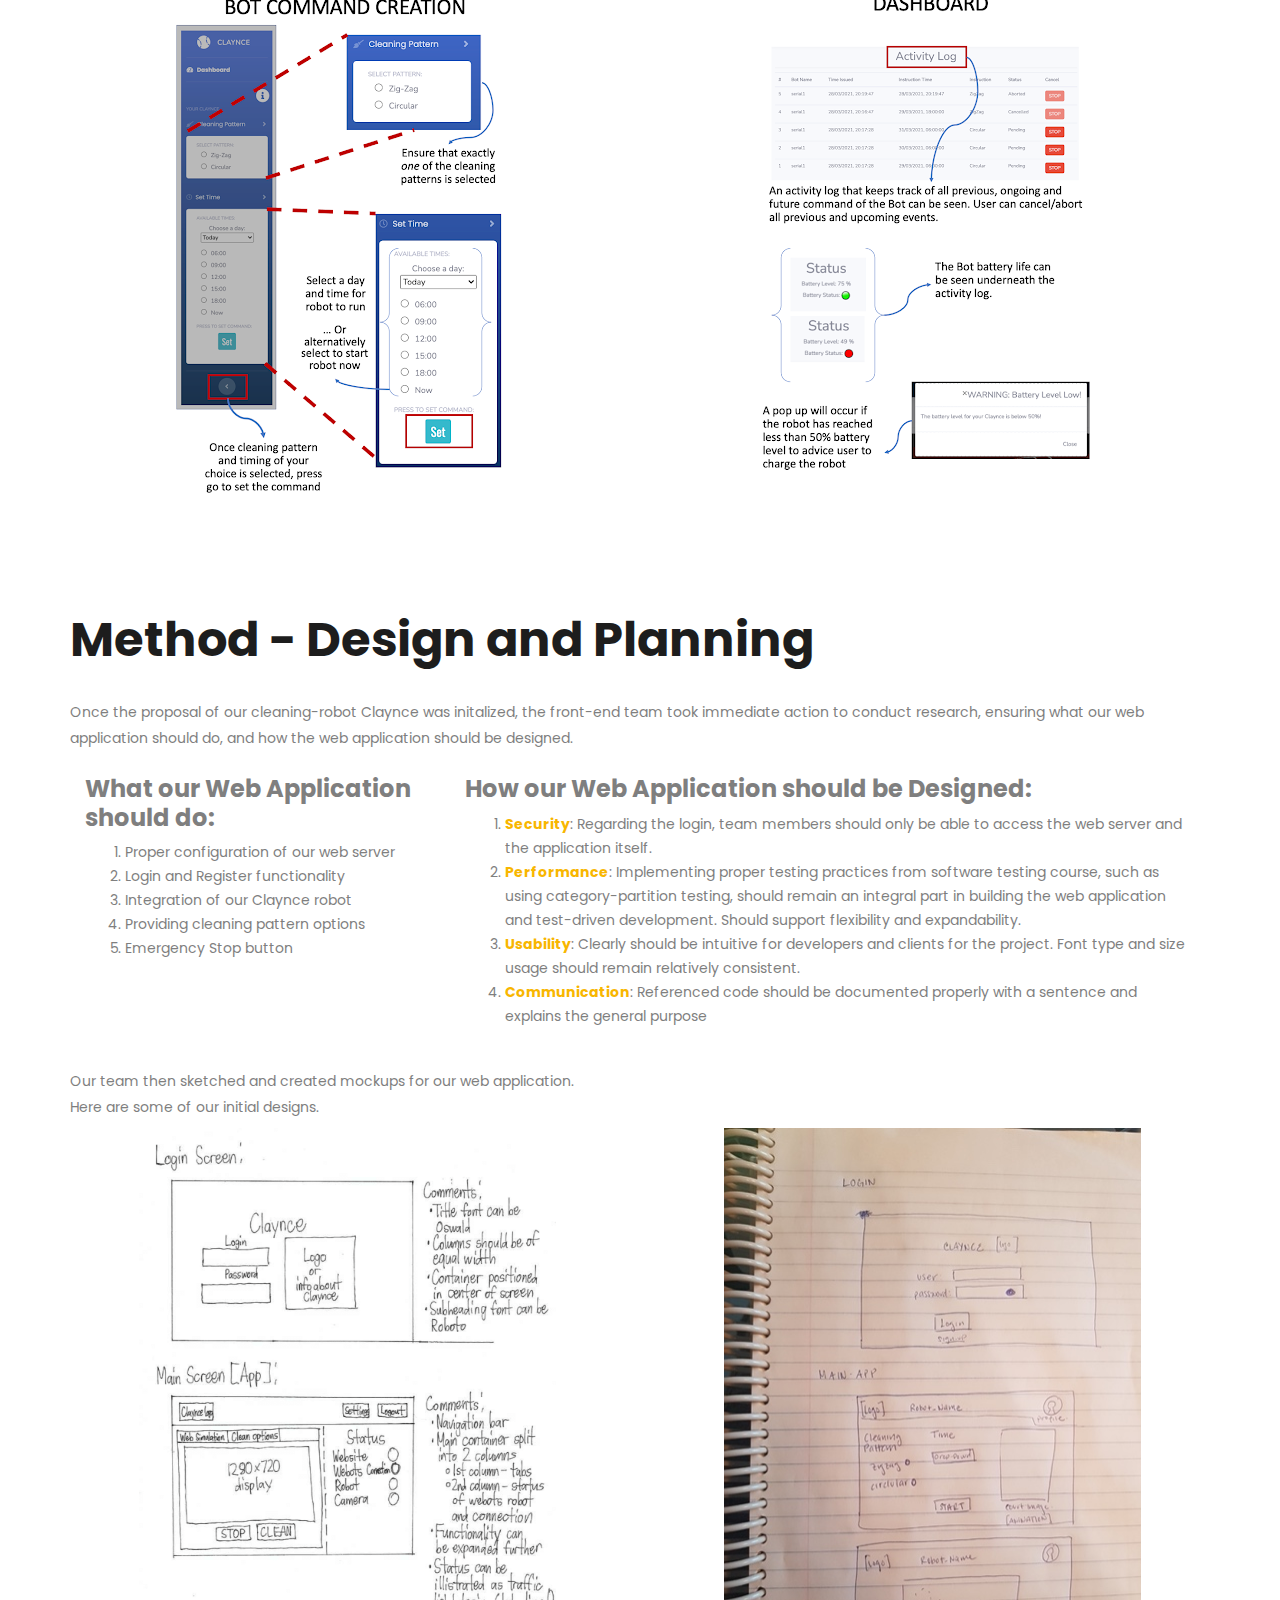
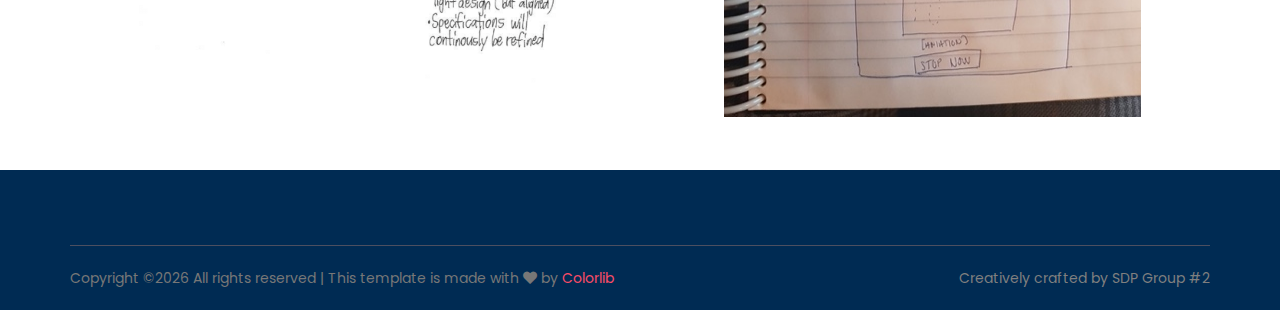
<file: frontend.html>
<!doctype html>
<html lang="en">
<head>
    <!-- Required meta tags -->
    <meta charset="utf-8">
    <meta name="viewport" content="width=device-width, initial-scale=1, shrink-to-fit=no">
    <link rel="icon" href="img/favicon.png" type="image/png">
    <title>Claynce - SDP Group #2</title>
    <!-- Bootstrap CSS -->
    <link rel="stylesheet" href="css/bootstrap.css">
    <link rel="stylesheet" href="css/themify-icons.css">
    <link rel="stylesheet" href="vendors/fontawesome/css/all.min.css">
    <link rel="stylesheet" href="vendors/owl-carousel/owl.carousel.min.css">
    <link rel="stylesheet" href="vendors/animate-css/animate.css">
    <!-- main css -->
    <link rel="stylesheet" href="css/style.css">
    <link rel="stylesheet" href="css/responsive.css">

    <!-- Customized CSS -->
    <link rel="stylesheet" href="css/sdp-customized/customized.css">
</head>
<body>

    <!--================Header Menu Area =================-->
    <header class="header_area">	
        <div class="main_menu">
            <nav class="navbar navbar-expand-lg navbar-light">
                <div class="container">
                    <!-- Brand and toggle get grouped for better mobile display -->
                    <h1 id="claynce-header-text">Claynce</h1>
                    <button class="navbar-toggler" type="button" data-toggle="collapse" 
                    data-target="#navbarSupportedContent" aria-controls="navbarSupportedContent" 
                    aria-expanded="false" aria-label="Toggle navigation">
                        <span class="icon-bar"></span>
                        <span class="icon-bar"></span>
                        <span class="icon-bar"></span>
                    </button>
                    <!-- Collect the nav links, forms, and other content for toggling -->
                    <div class="collapse navbar-collapse offset" id="navbarSupportedContent">
                        <ul class="nav navbar-nav menu_nav ml-auto">
                            <li class="nav-item"><a class="nav-link" href="index.html">WELCOME</a></li> 
                            <li class="nav-item"><a class="nav-link" href="system.html">SYSTEM</a></li> 
                            <li class="nav-item submenu dropdown">
                                <a href="#" class="nav-link dropdown-toggle" data-toggle="dropdown" role="button" 
                                aria-haspopup="true" aria-expanded="false">HOW IT WORKS</a>
                                <ul class="dropdown-menu">
                                    <li class="nav-item"><a class="nav-link" href="overview.html">Overview</a></li> 
                                    <li class="nav-item"><a class="nav-link" href="frontend.html">Front-End</a></li> 
                                    <li class="nav-item"><a class="nav-link" href="backend.html">Back-End</a></li>
                                    <li class="nav-item"><a class="nav-link" href="robot.html">Robot</a></li>
                                </ul>
                            </li>
                            <li class="nav-item"><a class="nav-link" href="evaluation.html">EVALUATION</a></li>     
                            <li class="nav-item"><a class="nav-link" href="budget.html">BUDGET</a></li>
                            <li class="nav-item"><a class="nav-link" href="team.html">TEAM</a></li>     
                        </ul>
                    </div>
                </div>
            </nav>
        </div>
    </header>
    <!--================Header Menu Area =================-->


    <!--================Hero Banner Area Start =================-->
    <section id="banner" class="hero-banner d-flex align-items-center">
        <div class="container text-center">
            <h2>Front-End</h2>
        </div>
    </section>
    <!--================Hero Banner Area End =================-->

    <!--================Frontend Introduction Start =================-->
    <section class="sample-text-area">
        <div class="container">
          <h3 id="header-title" class="text-heading title_color">Front-End Overview</h3>
          <p class="sample-text">
                The main interaction with the Claynce clay tennis-court cleaning robot 
                is used in our specialized web application which can be viewed on both PCs and mobile devices. 
                The web application has a login, register page, and dashboard page to give
                each user an overview of the web application itself. The dashboard allows
                the user to control the robot’s programs and gives the user the freedom
                to choose the cleaning pattern and time to clean the court.
            </p>
            <p class="sample-text">
                Implementing the frontend component of the project took multiple steps. 
                Our team has taken the steps to integrate our knowledge of professional software engineering practices 
                while creating the web application.<br>
                The following section shall address what the front-end is and its functionality, 
                and how our team successfully managed to get the system working.
                Further details regarding front-end testing can be found <a href="evaluation.html">here</a>.
            </p>
        </div>
    </section>
    <!--================Frontend Introduction End =================-->


    <!--================About Front-End and its Functionality Start =================-->
    <section class="sample-text-area">
        <div class="container">
          <h3 id="header-title" class="text-heading title_color">About Front-End and its Functionality</h3>
          <p class="sample-text">
                Our front-end development team has created the front-end using web development tools.
                This included HTML, CSS, JavaScript for creating the user-interface.
                In addition, authorized third-party libraries were used for our web application
                , including BootStrap and Google Fonts
                for enhanced layout design and more suitable fonts respectively.
            </p>
            <div class="row">
                <div class="col-md-6">
                    <img id="center-image" src="img/frontend/register.png">
                </div>
                <div class="col-md-6">
                    <img id="center-image" src="img/frontend/login.png">
                </div>
                <div class="col-md-6">
                    <img id="center-image" src="img/frontend/create-command.png">
                </div>
                <div class="col-md-6">
                    <img id="center-image" src="img/frontend/activity-log-overview.png">
                </div>
            </div>
        </div>
    </section>
    <!--================About Front-End and its Functionality End =================-->
    

    <!--================Design and Planning Start =================-->
    <section class="sample-text-area">
        <div class="container">
            <h3 id="header-title" class="text-heading title_color">Method - Design and Planning</h3>
            <p class="sample-text">
            Once the proposal of our cleaning-robot Claynce was initalized, 
            the front-end team took immediate action to conduct research,
            ensuring what our web application should do, and how the web application should be designed.</p>
            <div id="web-application-div" class="row">
                <div class="col-md-4">
                    <h3>What our Web Application should do:</h3>
                    <ol>
                        <li>Proper configuration of our web server</li>
                        <li>Login and Register functionality</li>
                        <li>Integration of our Claynce robot</li>
                        <li>Providing cleaning pattern options</li>
                        <li>Emergency Stop button</li>
                    </ol>
                </div>
                <div class="col-md-8">
                    <h3>How our Web Application should be Designed:</h3>
                    <ol>
                        <li><b>Security</b>: Regarding the login, team members should only 
                            be able to access the web server and the application itself.</li>
                        <li><b>Performance</b>: Implementing proper testing practices from software testing course, 
                            such as using category-partition testing, should remain an integral part in 
                            building the web application and test-driven development.
                            Should support flexibility and expandability.</li>
                        <li><b>Usability</b>: Clearly should be intuitive for developers and clients for the project. 
                            Font type and size usage should remain relatively consistent.</li>
                        <li><b>Communication</b>: Referenced code should be documented properly with a sentence 
                            and explains the general purpose</li>
                    </ol>
                </div>
            </div>
            <p class="sample-text">
                Our team then sketched and created mockups for our web application.<br>
                Here are some of our initial designs.
            </p>
            <div class="row">
                <div class="col-md-6">
                    <img id="center-image" src="img/frontend/justin-initial-ui-sketch.png" style="width: 75%">
                </div>
                <div class="col-md-6">
                    <img id="center-image" src="img/frontend/lucia-initial-ui-sketch.png" style="width: 75%;">
                </div>
            </div>
        </div>
    </section>
    <!--================Design and Planning End =================-->    


    <!-- ================ Start footer Area ================= -->
    <footer class="footer-area">
        <div class="container">
        <div class="footer-bottom row align-items-center text-center text-lg-left no-gutters">
            <p class="footer-text m-0 col-lg-8 col-md-12"><!-- Link back to Colorlib can't be removed. Template is licensed under CC BY 3.0. -->
Copyright &copy;<script>document.write(new Date().getFullYear());</script> All rights reserved | This template is made with <i class="fa fa-heart" aria-hidden="true"></i> by <a href="https://colorlib.com" target="_blank">Colorlib</a>
<!-- Link back to Colorlib can't be removed. Template is licensed under CC BY 3.0. --></p>
            <div class="col-lg-4 col-md-12 text-center text-lg-right footer-social">
                Creatively crafted by SDP Group #2
            </div>
        </div>
        </div>
    </footer>
<!-- ================ End footer Area ================= -->






<!-- Optional JavaScript -->
<!-- jQuery first, then Popper.js, then Bootstrap JS -->
<script src="js/jquery-2.2.4.min.js"></script>
<script src="js/popper.js"></script>
<script src="js/bootstrap.min.js"></script>
<script src="vendors/owl-carousel/owl.carousel.min.js"></script>
<script src="js/jquery.ajaxchimp.min.js"></script>
<script src="js/waypoints.min.js"></script>
<script src="js/mail-script.js"></script>
<script src="js/contact.js"></script>
<script src="js/jquery.form.js"></script>
<script src="js/jquery.validate.min.js"></script>
<script src="js/mail-script.js"></script>
<script src="js/theme.js"></script>
</body>
</html>
</file>
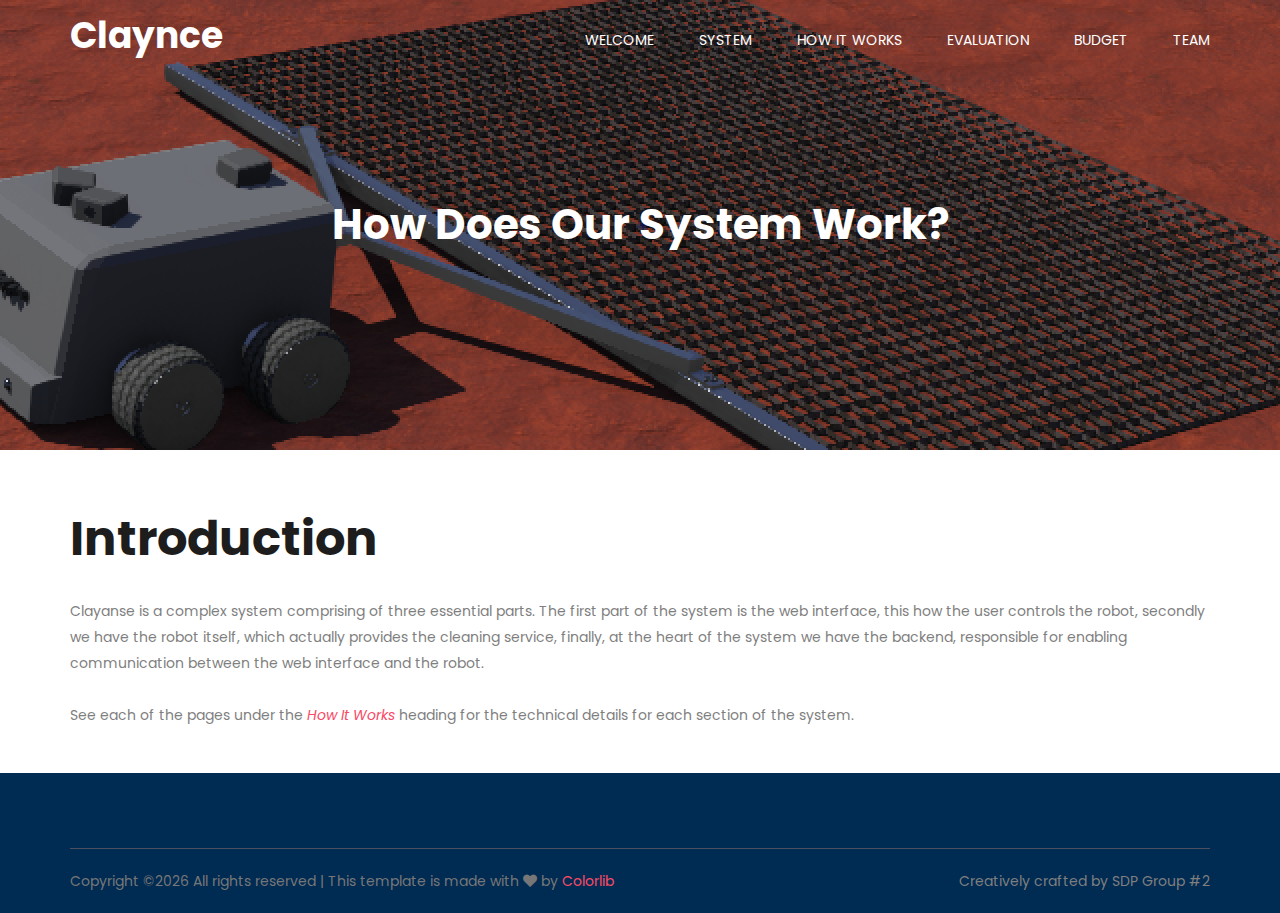
<file: overview.html>
<!doctype html>
<html lang="en">
<head>
    <!-- Required meta tags -->
    <meta charset="utf-8">
    <meta name="viewport" content="width=device-width, initial-scale=1, shrink-to-fit=no">
    <link rel="icon" href="img/favicon.png" type="image/png">
    <title>Claynce - SDP Group #2</title>
    <!-- Bootstrap CSS -->
    <link rel="stylesheet" href="css/bootstrap.css">
    <link rel="stylesheet" href="css/themify-icons.css">
    <link rel="stylesheet" href="vendors/fontawesome/css/all.min.css">
    <link rel="stylesheet" href="vendors/owl-carousel/owl.carousel.min.css">
    <link rel="stylesheet" href="vendors/animate-css/animate.css">
    <!-- main css -->
    <link rel="stylesheet" href="css/style.css">
    <link rel="stylesheet" href="css/responsive.css">

    <!-- Customized CSS -->
    <link rel="stylesheet" href="css/sdp-customized/customized.css">
</head>
<body>

    <!--================Header Menu Area =================-->
    <header class="header_area">
        <div class="main_menu">
            <nav class="navbar navbar-expand-lg navbar-light">
                <div class="container">
                    <!-- Brand and toggle get grouped for better mobile display -->
                    <h1 id="claynce-header-text">Claynce</h1>
                    <button class="navbar-toggler" type="button" data-toggle="collapse"
                    data-target="#navbarSupportedContent" aria-controls="navbarSupportedContent"
                    aria-expanded="false" aria-label="Toggle navigation">
                        <span class="icon-bar"></span>
                        <span class="icon-bar"></span>
                        <span class="icon-bar"></span>
                    </button>
                    <!-- Collect the nav links, forms, and other content for toggling -->
                    <div class="collapse navbar-collapse offset" id="navbarSupportedContent">
                        <ul class="nav navbar-nav menu_nav ml-auto">
                            <li class="nav-item"><a class="nav-link" href="index.html">WELCOME</a></li>
                            <li class="nav-item"><a class="nav-link" href="system.html">SYSTEM</a></li>
                            <li class="nav-item submenu dropdown">
                                <a href="#" class="nav-link dropdown-toggle" data-toggle="dropdown" role="button"
                                aria-haspopup="true" aria-expanded="false">HOW IT WORKS</a>
                                <ul class="dropdown-menu">
                                    <li class="nav-item"><a class="nav-link" href="overview.html">Overview</a></li>
                                    <li class="nav-item"><a class="nav-link" href="frontend.html">Front-End</a></li>
                                    <li class="nav-item"><a class="nav-link" href="backend.html">Back-End</a></li>
                                    <li class="nav-item"><a class="nav-link" href="robot.html">Robot</a></li>
                                </ul>
                            </li>
                            <li class="nav-item"><a class="nav-link" href="evaluation.html">EVALUATION</a></li>
                            <li class="nav-item"><a class="nav-link" href="budget.html">BUDGET</a></li>
                            <li class="nav-item"><a class="nav-link" href="team.html">TEAM</a></li>
                        </ul>
                    </div>
                </div>
            </nav>
        </div>
    </header>
    <!--================Header Menu Area =================-->


    <!--================Hero Banner Area Start =================-->
    <section id="banner" class="hero-banner d-flex align-items-center">
        <div class="container text-center">
            <h2>How does Our System Work?</h2>
        </div>
    </section>
    <!--================Hero Banner Area End =================-->

    <!--================Introduction Start =================-->
    <section class="sample-text-area">
        <div class="container">
          <h3 id="header-title" class="text-heading title_color">Introduction</h3>
          <p class="sample-text">
            Clayanse is a complex system comprising of three essential parts.
            The first part of the system is the web interface, this how the user controls the robot,
            secondly we have the robot itself, which actually provides the cleaning service,
            finally, at the heart of the system we have the backend, responsible for enabling communication
            between the web interface and the robot. <br><br>

            See each of the pages under the <i>How It Works</i> heading for the technical details for each section of the system.        
            </p>
        </div>
    </section>
    <!--================Concept End =================-->


    <!-- ================ Start footer Area ================= -->
    <footer class="footer-area">
        <div class="container">
        <div class="footer-bottom row align-items-center text-center text-lg-left no-gutters">
            <p class="footer-text m-0 col-lg-8 col-md-12"><!-- Link back to Colorlib can't be removed. Template is licensed under CC BY 3.0. -->
Copyright &copy;<script>document.write(new Date().getFullYear());</script> All rights reserved | This template is made with <i class="fa fa-heart" aria-hidden="true"></i> by <a href="https://colorlib.com" target="_blank">Colorlib</a>
<!-- Link back to Colorlib can't be removed. Template is licensed under CC BY 3.0. --></p>
            <div class="col-lg-4 col-md-12 text-center text-lg-right footer-social">
                Creatively crafted by SDP Group #2
            </div>
        </div>
        </div>
    </footer>
<!-- ================ End footer Area ================= -->






<!-- Optional JavaScript -->
<!-- jQuery first, then Popper.js, then Bootstrap JS -->
<script src="js/jquery-2.2.4.min.js"></script>
<script src="js/popper.js"></script>
<script src="js/bootstrap.min.js"></script>
<script src="vendors/owl-carousel/owl.carousel.min.js"></script>
<script src="js/jquery.ajaxchimp.min.js"></script>
<script src="js/waypoints.min.js"></script>
<script src="js/mail-script.js"></script>
<script src="js/contact.js"></script>
<script src="js/jquery.form.js"></script>
<script src="js/jquery.validate.min.js"></script>
<script src="js/mail-script.js"></script>
<script src="js/theme.js"></script>
</body>
</html>
</file>
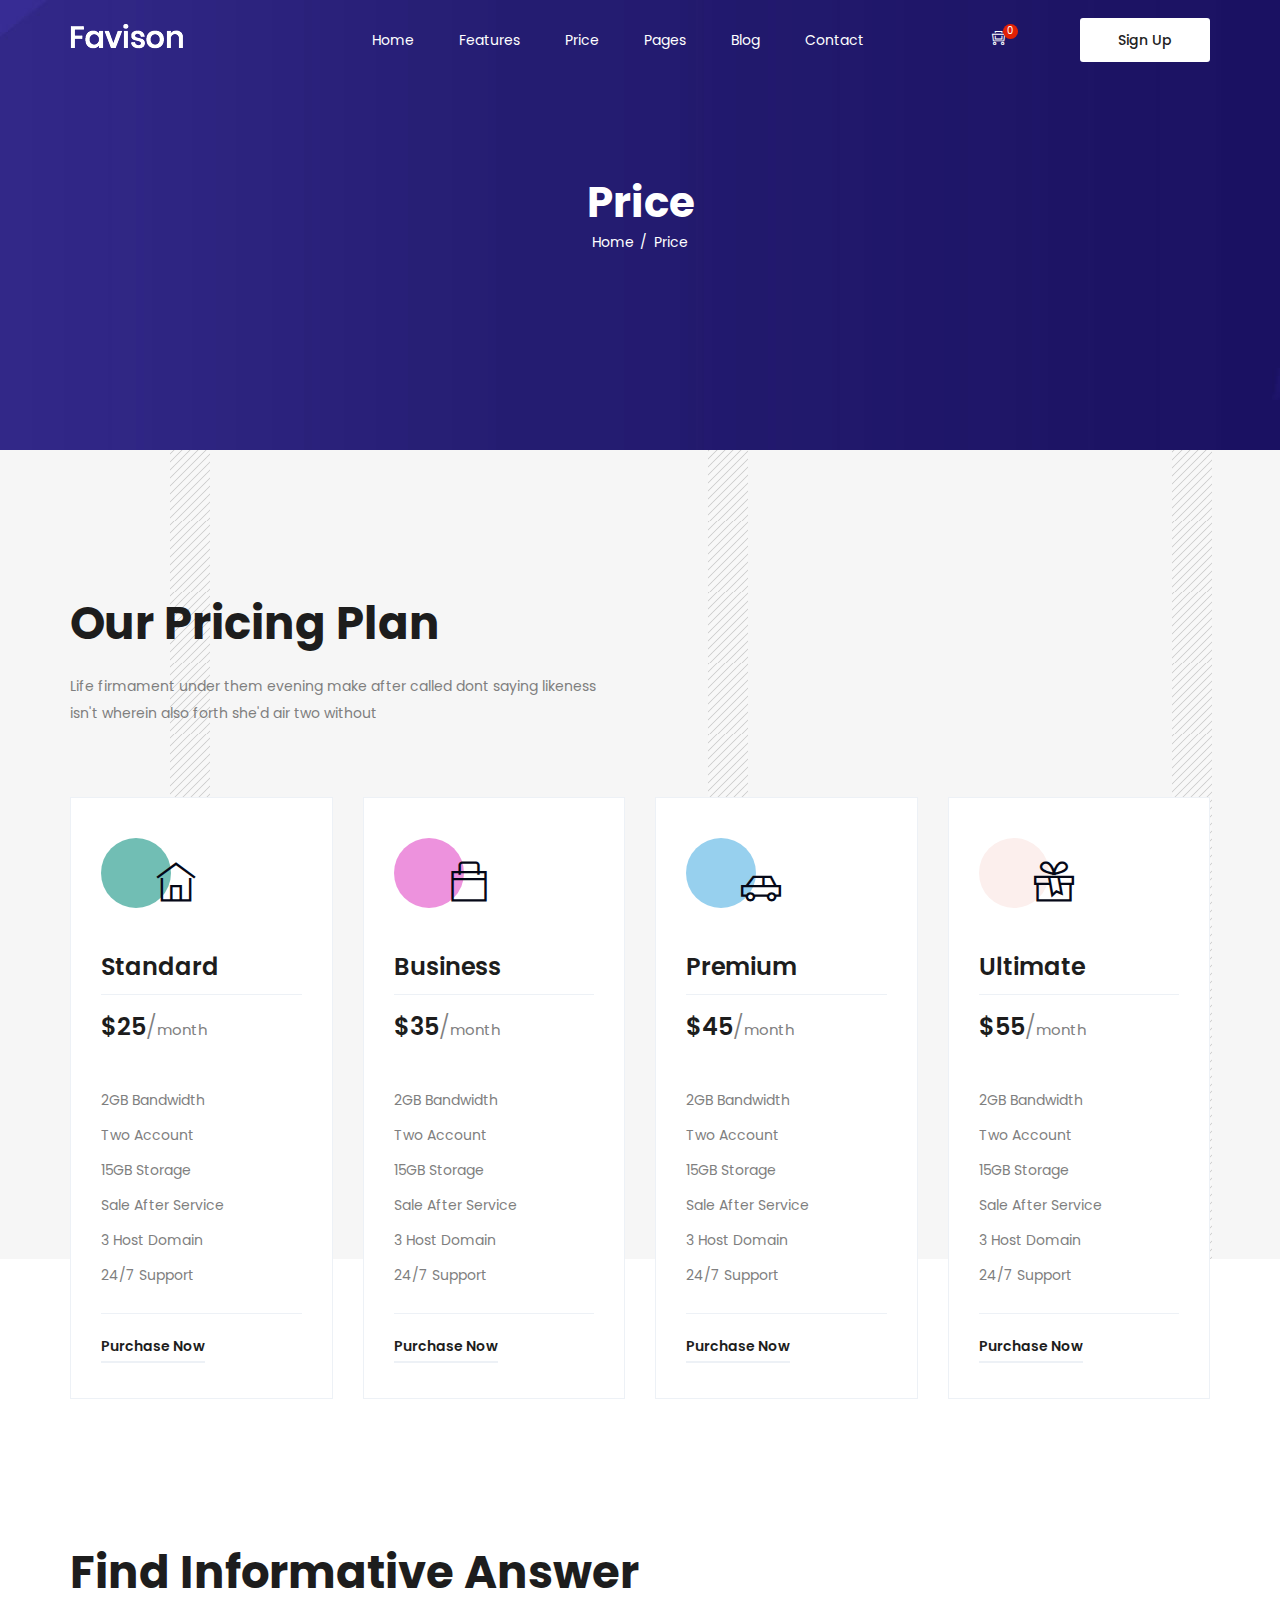
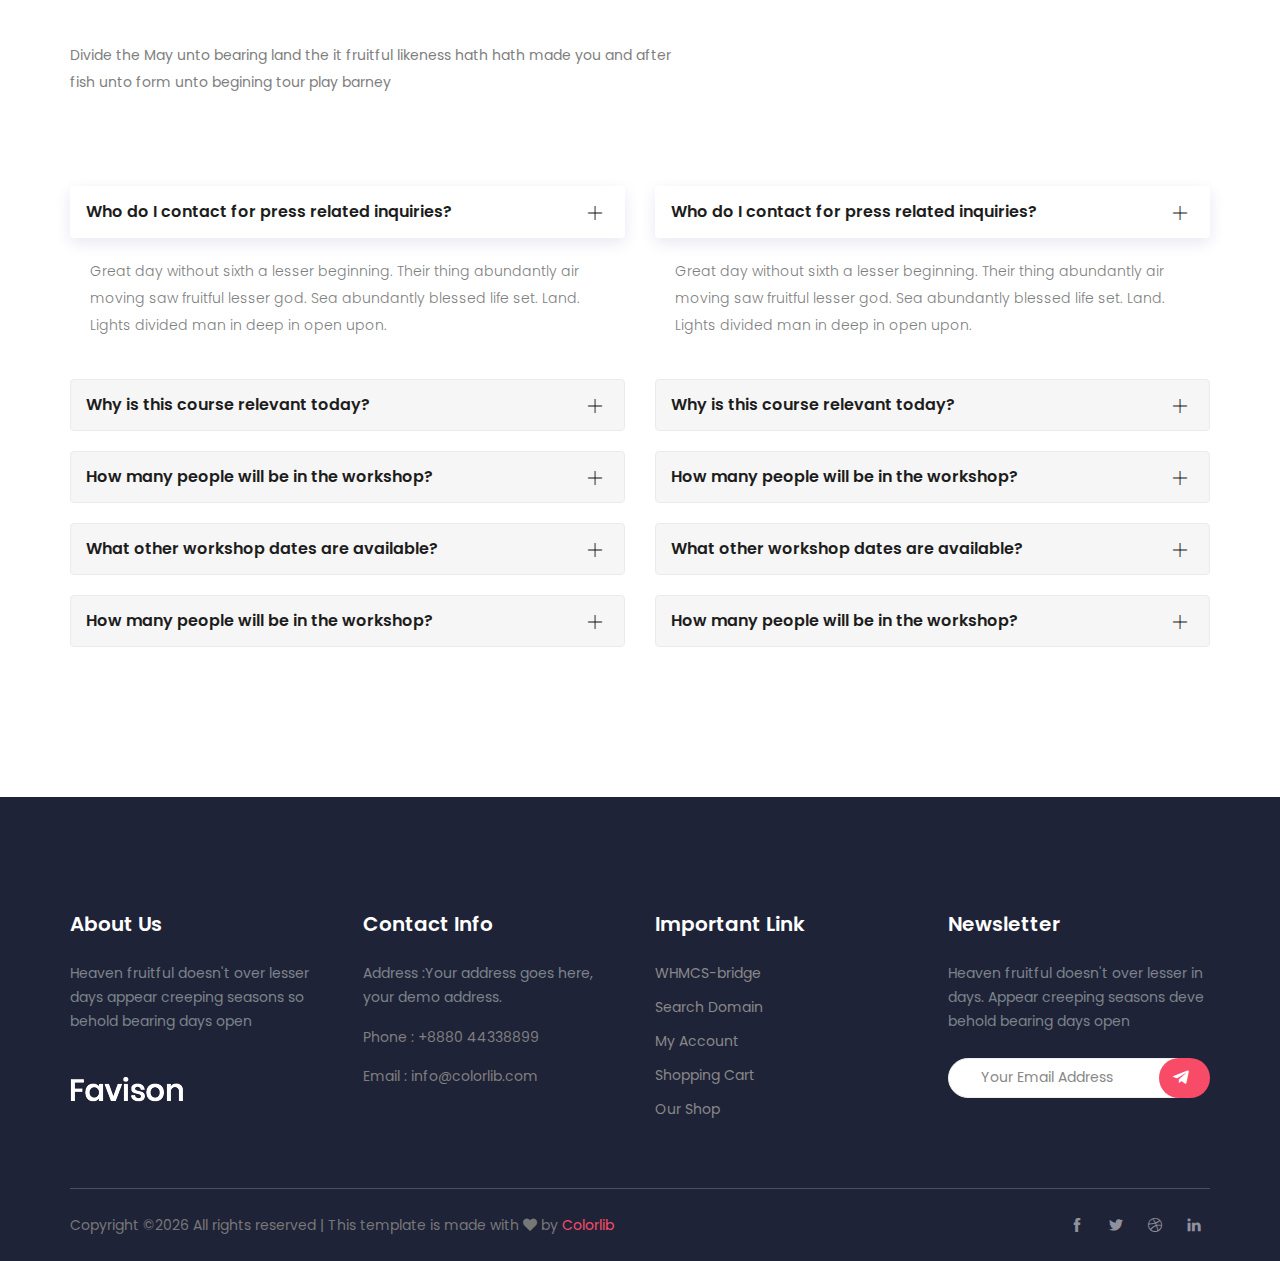
<file: price.html>
<!doctype html>
<html lang="en">
<head>
    <!-- Required meta tags -->
    <meta charset="utf-8">
    <meta name="viewport" content="width=device-width, initial-scale=1, shrink-to-fit=no">
    <link rel="icon" href="img/favicon.png" type="image/png">
    <title>Favison SAAS</title>
    <!-- Bootstrap CSS -->
    <link rel="stylesheet" href="css/bootstrap.css">
    <link rel="stylesheet" href="css/themify-icons.css">
    <link rel="stylesheet" href="vendors/fontawesome/css/all.min.css">
    <link rel="stylesheet" href="vendors/owl-carousel/owl.carousel.min.css">
    <link rel="stylesheet" href="vendors/animate-css/animate.css">
    <!-- main css -->
    <link rel="stylesheet" href="css/style.css">
    <link rel="stylesheet" href="css/responsive.css">
</head>
<body>

    <!--================Header Menu Area =================-->
    <header class="header_area">    
        <div class="main_menu">
            <nav class="navbar navbar-expand-lg navbar-light">
                <div class="container">
                    <!-- Brand and toggle get grouped for better mobile display -->
                    <a class="navbar-brand logo_h" href="index.html"><img src="img/logo.png" alt=""></a>
                    <button class="navbar-toggler" type="button" data-toggle="collapse" data-target="#navbarSupportedContent" aria-controls="navbarSupportedContent" aria-expanded="false" aria-label="Toggle navigation">
                        <span class="icon-bar"></span>
                        <span class="icon-bar"></span>
                        <span class="icon-bar"></span>
                    </button>
                    <!-- Collect the nav links, forms, and other content for toggling -->
                    <div class="collapse navbar-collapse offset" id="navbarSupportedContent">
                        <ul class="nav navbar-nav menu_nav ml-auto">
                            <li class="nav-item"><a class="nav-link" href="index.html">Home</a></li> 
                            <li class="nav-item"><a class="nav-link" href="feature.html">Features</a></li> 
                            <li class="nav-item"><a class="nav-link" href="price.html">Price</a></li>     
                            <li class="nav-item submenu dropdown">
                                <a href="#" class="nav-link dropdown-toggle" data-toggle="dropdown" role="button" aria-haspopup="true" aria-expanded="false">Pages</a>
                                <ul class="dropdown-menu">
                                    <li class="nav-item"><a class="nav-link" href="feature.html">Features</a></li> 
                                    <li class="nav-item"><a class="nav-link" href="price.html">Price</a></li>
                                    <li class="nav-item"><a class="nav-link" href="element.html">Element</a></li>
                                </ul>
                            </li>
                            <li class="nav-item submenu dropdown">
                                <a href="#" class="nav-link dropdown-toggle" data-toggle="dropdown" role="button" aria-haspopup="true" aria-expanded="false">Blog</a>
                                <ul class="dropdown-menu">
                                    <li class="nav-item"><a class="nav-link" href="blog.html">Blog</a></li>
                                    <li class="nav-item"><a class="nav-link" href="single-blog.html">Blog Details</a></li>
                                </ul>
                            </li> 
                            <li class="nav-item"><a class="nav-link" href="contact.html">Contact</a></li>
                        </ul>
                    </div>
                    <div class="right-button">
                        <ul>
                            <li class="shop-icon"><a href="#"><i class="ti-shopping-cart-full"></i><span>0</span></a></li>
                            <li><a class="sign_up" href="">Sign Up</a></li>
                        </ul>
                    </div> 
                </div>
            </nav>
        </div>
    </header>
    <!--================Header Menu Area =================-->


    <!--================Hero Banner Area Start =================-->
    <section class="hero-banner d-flex align-items-center">
        <div class="container text-center">
            <h2>Price</h2>
            <nav aria-label="breadcrumb" class="banner-breadcrumb">
                <ol class="breadcrumb">
                    <li class="breadcrumb-item"><a href="#">Home</a></li>
                    <li class="breadcrumb-item active" aria-current="page">Price</li>
                </ol>
            </nav>
        </div>
    </section>
    <!--================Hero Banner Area End =================-->



    <!--================ Start Portfolio Area =================-->
    <section class="pricing_area area-padding">
        <div class="container">
            <div class="row">
                <div class="col-12">
                    <div class="area-heading">
                        <h4>Our Pricing Plan</h4>
                        <p>Life firmament under them evening make after called dont saying likeness<br> isn't wherein also forth she'd air two without</p>
                    </div>
                </div>
                <div class="col-sm-6 col-lg-3">
                    <div class="single-pricing">
                        <div class="pricing-icon">
                            <i class="ti-home"></i>
                        </div>
                        <div class="single-pricing-content">
                            <h5>Standard</h5>
                            <h4>$25<span class="currency_line">/</span><span>month</span></h4>
                            <ul>
                                <li>2GB Bandwidth</li>
                                <li>Two Account</li>
                                <li>15GB Storage</li>
                                <li>Sale After Service</li>
                                <li>3 Host Domain</li>
                                <li>24/7 Support</li>
                            </ul>
                            <a href="#">Purchase Now</a>
                        </div>
                    </div>
                </div>

                <div class="col-sm-6 col-lg-3">
                    <div class="single-pricing">
                        <div class="pricing-icon">
                            <i class="ti-bag"></i>
                        </div>
                        <div class="single-pricing-content">
                            <h5>Business</h5>
                            <h4>$35<span class="currency_line">/</span><span>month</span></h4>
                            <ul>
                                <li>2GB Bandwidth</li>
                                <li>Two Account</li>
                                <li>15GB Storage</li>
                                <li>Sale After Service</li>
                                <li>3 Host Domain</li>
                                <li>24/7 Support</li>
                            </ul>
                            <a href="#">Purchase Now</a>
                        </div>
                    </div>
                </div>

                <div class="col-sm-6 col-lg-3">
                    <div class="single-pricing">
                        <div class="pricing-icon">
                            <i class="ti-car"></i>
                        </div>
                        <div class="single-pricing-content">
                            <h5>Premium</h5>
                            <h4>$45<span class="currency_line">/</span><span>month</span></h4>
                            <ul>
                                <li>2GB Bandwidth</li>
                                <li>Two Account</li>
                                <li>15GB Storage</li>
                                <li>Sale After Service</li>
                                <li>3 Host Domain</li>
                                <li>24/7 Support</li>
                            </ul>
                            <a href="#">Purchase Now</a>
                        </div>
                    </div>
                </div>

                <div class="col-sm-6 col-lg-3">
                    <div class="single-pricing">
                        <div class="pricing-icon">
                            <i class="ti-gift"></i>
                        </div>
                        <div class="single-pricing-content">
                            <h5>Ultimate</h5>
                            <h4>$55<span class="currency_line">/</span><span>month</span></h4>
                            <ul>
                                <li>2GB Bandwidth</li>
                                <li>Two Account</li>
                                <li>15GB Storage</li>
                                <li>Sale After Service</li>
                                <li>3 Host Domain</li>
                                <li>24/7 Support</li>
                            </ul>
                            <a href="#">Purchase Now</a>
                        </div>
                    </div>
                </div>
            </div>
        </div>
    </section>
    <!--================ End Pricing Area =================-->


    <!--================ Start Faq Area =================-->
    <section class="faq_area area-padding-bottom">
        <div class="container">
            <div class="row">
                <div class="col-12">
                    <div class="area-heading">
                        <h4>Find Informative Answer</h4>
                        <p>Divide the May unto bearing land the it fruitful likeness hath hath made you and after <br>fish unto form unto begining tour play barney</p>
                    </div>
                </div>
                <div class="col-sm-12 col-lg-6">
                    <div class="accordion" id="accordionExample">

                        <div class="card">
                            <div class="card-header" id="headingOne">
                                <h5 class="mb-0">
                                    <button class="btn btn-link" type="button" data-toggle="collapse" data-target="#collapseOne" aria-expanded="true" aria-controls="collapseOne">
                                        Who do I contact for press related inquiries?
                                    </button>

                                </h5>
                            </div>

                            <div id="collapseOne" class="collapse show" aria-labelledby="headingOne" data-parent="#accordionExample">
                                <div class="card-body">
                                    Great day without sixth a lesser beginning. Their thing abundantly air moving saw fruitful lesser god. Sea abundantly blessed life set. Land. Lights divided man in deep in open upon.
                                </div>
                            </div>
                        </div>

                        <div class="card">
                            <div class="card-header" id="headingTwo">
                                <h5 class="mb-0">
                                    <button class="btn btn-link collapsed" type="button" data-toggle="collapse" data-target="#collapseTwo" aria-expanded="false" aria-controls="collapseTwo">
                                        Why is this course relevant today?
                                    </button>
                                </h5>
                            </div>
                            <div id="collapseTwo" class="collapse" aria-labelledby="headingTwo" data-parent="#accordionExample">
                                <div class="card-body">
                                    Great day without sixth a lesser beginning. Their thing abundantly air moving saw fruitful lesser god. Sea abundantly blessed life set. Land. Lights divided man in deep in open upon.
                                </div>
                            </div>
                        </div>

                        <div class="card">
                            <div class="card-header" id="headingThree">
                                <h5 class="mb-0">
                                    <button class="btn btn-link collapsed" type="button" data-toggle="collapse" data-target="#collapseThree" aria-expanded="false" aria-controls="collapseThree">
                                        How many people will be in the workshop?
                                    </button>
                                </h5>
                            </div>
                            <div id="collapseThree" class="collapse" aria-labelledby="headingThree" data-parent="#accordionExample">
                                <div class="card-body">
                                    Great day without sixth a lesser beginning. Their thing abundantly air moving saw fruitful lesser god. Sea abundantly blessed life set. Land. Lights divided man in deep in open upon.
                                </div>
                            </div>
                        </div>

                        <div class="card">
                            <div class="card-header" id="headingFour">
                                <h5 class="mb-0">
                                    <button class="btn btn-link collapsed" type="button" data-toggle="collapse" data-target="#collapseFour" aria-expanded="false" aria-controls="collapseFour">
                                        What other workshop dates are available?
                                    </button>
                                </h5>
                            </div>
                            <div id="collapseFour" class="collapse" aria-labelledby="headingFour" data-parent="#accordionExample">
                                <div class="card-body">
                                    Great day without sixth a lesser beginning. Their thing abundantly air moving saw fruitful lesser god. Sea abundantly blessed life set. Land. Lights divided man in deep in open upon.
                                </div>
                            </div>
                        </div>

                        <div class="card">
                            <div class="card-header" id="headingFive">
                                <h5 class="mb-0">
                                    <button class="btn btn-link collapsed" type="button" data-toggle="collapse" data-target="#collapseFive" aria-expanded="false" aria-controls="collapseFive">
                                        How many people will be in the workshop?
                                    </button>
                                </h5>
                            </div>
                            <div id="collapseFive" class="collapse" aria-labelledby="headingFive" data-parent="#accordionExample">
                                <div class="card-body">
                                    Great day without sixth a lesser beginning. Their thing abundantly air moving saw fruitful lesser god. Sea abundantly blessed life set. Land. Lights divided man in deep in open upon.
                                </div>
                            </div>
                        </div>

                    </div>
                </div>

                <div class="col-sm-12 col-lg-6">
                    <div class="accordion" id="accordionExample2">

                        <div class="card">
                            <div class="card-header" id="headingSix">
                                <h5 class="mb-0">
                                    <button class="btn btn-link" type="button" data-toggle="collapse" data-target="#collapseSix" aria-expanded="true" aria-controls="collapseSix">
                                        Who do I contact for press related inquiries?
                                    </button>

                                </h5>
                            </div>

                            <div id="collapseSix" class="collapse show" aria-labelledby="headingSix" data-parent="#accordionExample2">
                                <div class="card-body">
                                    Great day without sixth a lesser beginning. Their thing abundantly air moving saw fruitful lesser god. Sea abundantly blessed life set. Land. Lights divided man in deep in open upon.
                                </div>
                            </div>
                        </div>

                        <div class="card">
                            <div class="card-header" id="headingSeven">
                                <h5 class="mb-0">
                                    <button class="btn btn-link collapsed" type="button" data-toggle="collapse" data-target="#collapseSeven" aria-expanded="false" aria-controls="collapseSeven">
                                        Why is this course relevant today?
                                    </button>
                                </h5>
                            </div>
                            <div id="collapseSeven" class="collapse" aria-labelledby="headingSeven" data-parent="#accordionExample2">
                                <div class="card-body">
                                    Great day without sixth a lesser beginning. Their thing abundantly air moving saw fruitful lesser god. Sea abundantly blessed life set. Land. Lights divided man in deep in open upon.
                                </div>
                            </div>
                        </div>

                        <div class="card">
                            <div class="card-header" id="headingEight">
                                <h5 class="mb-0">
                                    <button class="btn btn-link collapsed" type="button" data-toggle="collapse" data-target="#collapseEight" aria-expanded="false" aria-controls="collapseEight">
                                        How many people will be in the workshop?
                                    </button>
                                </h5>
                            </div>
                            <div id="collapseEight" class="collapse" aria-labelledby="headingEight" data-parent="#accordionExample2">
                                <div class="card-body">
                                    Great day without sixth a lesser beginning. Their thing abundantly air moving saw fruitful lesser god. Sea abundantly blessed life set. Land. Lights divided man in deep in open upon.
                                </div>
                            </div>
                        </div>

                        <div class="card">
                            <div class="card-header" id="headingNine">
                                <h5 class="mb-0">
                                    <button class="btn btn-link collapsed" type="button" data-toggle="collapse" data-target="#collapseNine" aria-expanded="false" aria-controls="collapseNine">
                                        What other workshop dates are available?
                                    </button>
                                </h5>
                            </div>
                            <div id="collapseNine" class="collapse" aria-labelledby="headingNine" data-parent="#accordionExample2">
                                <div class="card-body">
                                    Great day without sixth a lesser beginning. Their thing abundantly air moving saw fruitful lesser god. Sea abundantly blessed life set. Land. Lights divided man in deep in open upon.
                                </div>
                            </div>
                        </div>

                        <div class="card">
                            <div class="card-header" id="headingTen">
                                <h5 class="mb-0">
                                    <button class="btn btn-link collapsed" type="button" data-toggle="collapse" data-target="#collapseTen" aria-expanded="false" aria-controls="collapseTen">
                                        How many people will be in the workshop?
                                    </button>
                                </h5>
                            </div>
                            <div id="collapseTen" class="collapse" aria-labelledby="headingTen" data-parent="#accordionExample2">
                                <div class="card-body">
                                    Great day without sixth a lesser beginning. Their thing abundantly air moving saw fruitful lesser god. Sea abundantly blessed life set. Land. Lights divided man in deep in open upon.
                                </div>
                            </div>
                        </div>

                    </div>
                </div>
            </div>
        </div>
    </section>
    <!--================ End Faq Area =================-->



 <!-- ================ start footer Area ================= -->
    <footer class="footer-area">
        <div class="container">
            <div class="row">

                <div class="col-lg-3 col-sm-6 mb-4 mb-xl-0 single-footer-widget">
                    <h4>About Us</h4>
                    <p>Heaven fruitful doesn't over lesser days appear creeping seasons so behold bearing days open</p>
                    <div class="footer-logo">
                        <img src="img/logo.png" alt="">
                    </div>
                </div>

                <div class="col-lg-3 col-sm-6 mb-4 mb-xl-0 single-footer-widget">
                    <h4>Contact Info</h4>
                    <div class="footer-address">
                        <p>Address :Your address goes
                        here, your demo address.</p>
                        <span>Phone : +8880 44338899</span>
                        <span>Email : info@colorlib.com</span>
                    </div>
                </div>

                <div class="col-lg-3 col-sm-6 mb-4 mb-xl-0 single-footer-widget">
                    <h4>Important Link</h4>
                    <ul>
                        <li><a href="#">WHMCS-bridge</a></li>
                        <li><a href="#">Search Domain</a></li>
                        <li><a href="#">My Account</a></li>
                        <li><a href="#">Shopping Cart</a></li>
                        <li><a href="#">Our Shop</a></li>
                    </ul>
                </div>

                <div class="col-lg-3 col-md-8 mb-4 mb-xl-0 single-footer-widget">
                    <h4>Newsletter</h4>
                    <p>Heaven fruitful doesn't over lesser in days. Appear creeping seasons deve behold bearing days open</p>

                    <div class="form-wrap" id="mc_embed_signup">
                        <form target="_blank" action="https://spondonit.us12.list-manage.com/subscribe/post?u=1462626880ade1ac87bd9c93a&amp;id=92a4423d01"
                        method="get">
                        <div class="input-group">
                            <input type="email" class="form-control" name="EMAIL" placeholder="Your Email Address" onfocus="this.placeholder = ''" onblur="this.placeholder = 'Your Email Address '">
                            <div class="input-group-append">
                                <button class="btn click-btn" type="submit">
                                    <i class="fab fa-telegram-plane"></i>
                                </button>
                            </div>
                        </div>
                        <div style="position: absolute; left: -5000px;">
                            <input name="b_36c4fd991d266f23781ded980_aefe40901a" tabindex="-1" value="" type="text">
                        </div>

                        <div class="info"></div>
                    </form>
                </div>

            </div>
        </div>
        <div class="footer-bottom row align-items-center text-center text-lg-left no-gutters">
            <p class="footer-text m-0 col-lg-8 col-md-12"><!-- Link back to Colorlib can't be removed. Template is licensed under CC BY 3.0. -->
Copyright &copy;<script>document.write(new Date().getFullYear());</script> All rights reserved | This template is made with <i class="fa fa-heart" aria-hidden="true"></i> by <a href="https://colorlib.com" target="_blank">Colorlib</a>
<!-- Link back to Colorlib can't be removed. Template is licensed under CC BY 3.0. --></p>
            <div class="col-lg-4 col-md-12 text-center text-lg-right footer-social">
                <a href="#"><i class="ti-facebook"></i></a>
                <a href="#"><i class="ti-twitter-alt"></i></a>
                <a href="#"><i class="ti-dribbble"></i></a>
                <a href="#"><i class="ti-linkedin"></i></a>
            </div>
        </div>
    </div>
</footer>
<!-- ================ End footer Area ================= -->






<!-- Optional JavaScript -->
<!-- jQuery first, then Popper.js, then Bootstrap JS -->
<script src="js/jquery-2.2.4.min.js"></script>
<script src="js/popper.js"></script>
<script src="js/bootstrap.min.js"></script>
<script src="vendors/owl-carousel/owl.carousel.min.js"></script>
<script src="js/jquery.ajaxchimp.min.js"></script>
<script src="js/waypoints.min.js"></script>
<script src="js/mail-script.js"></script>
<script src="js/contact.js"></script>
<script src="js/jquery.form.js"></script>
<script src="js/jquery.validate.min.js"></script>
<script src="js/mail-script.js"></script>
<script src="js/theme.js"></script>
</body>
</html>
</file>
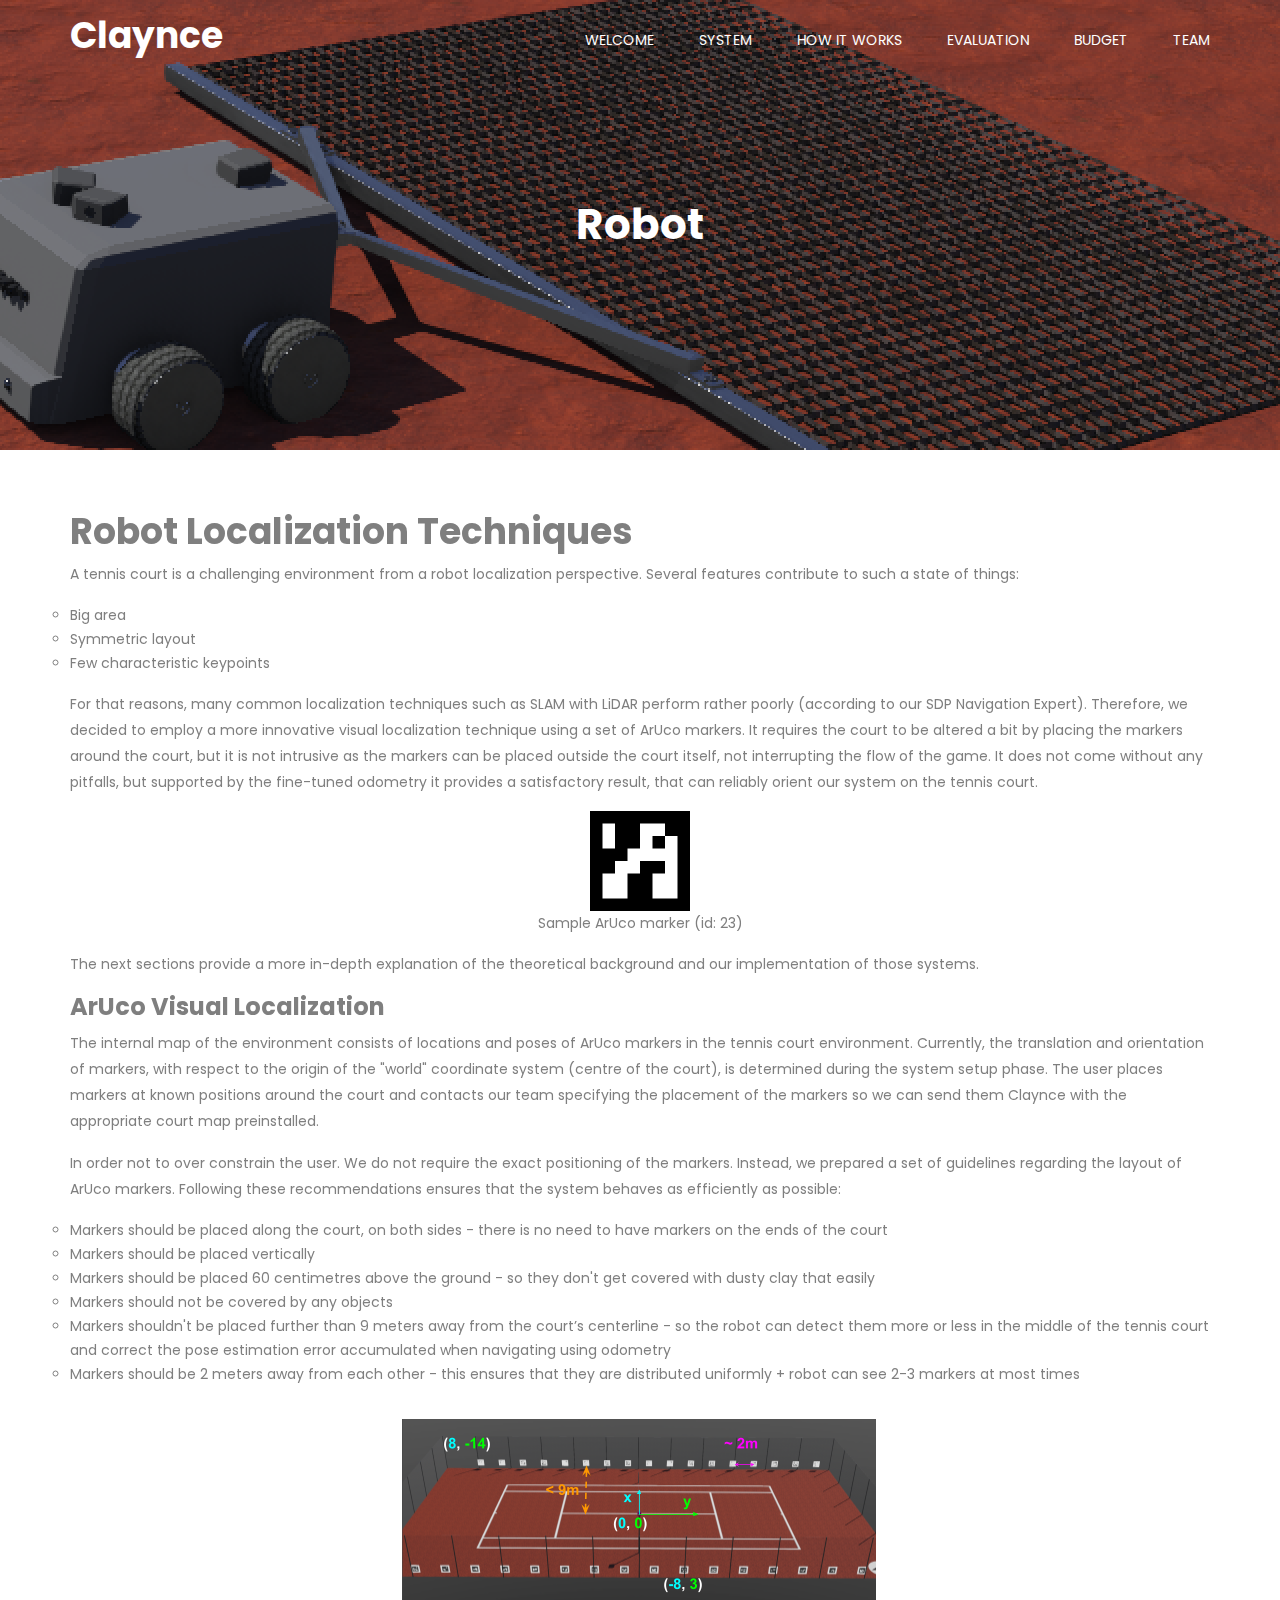
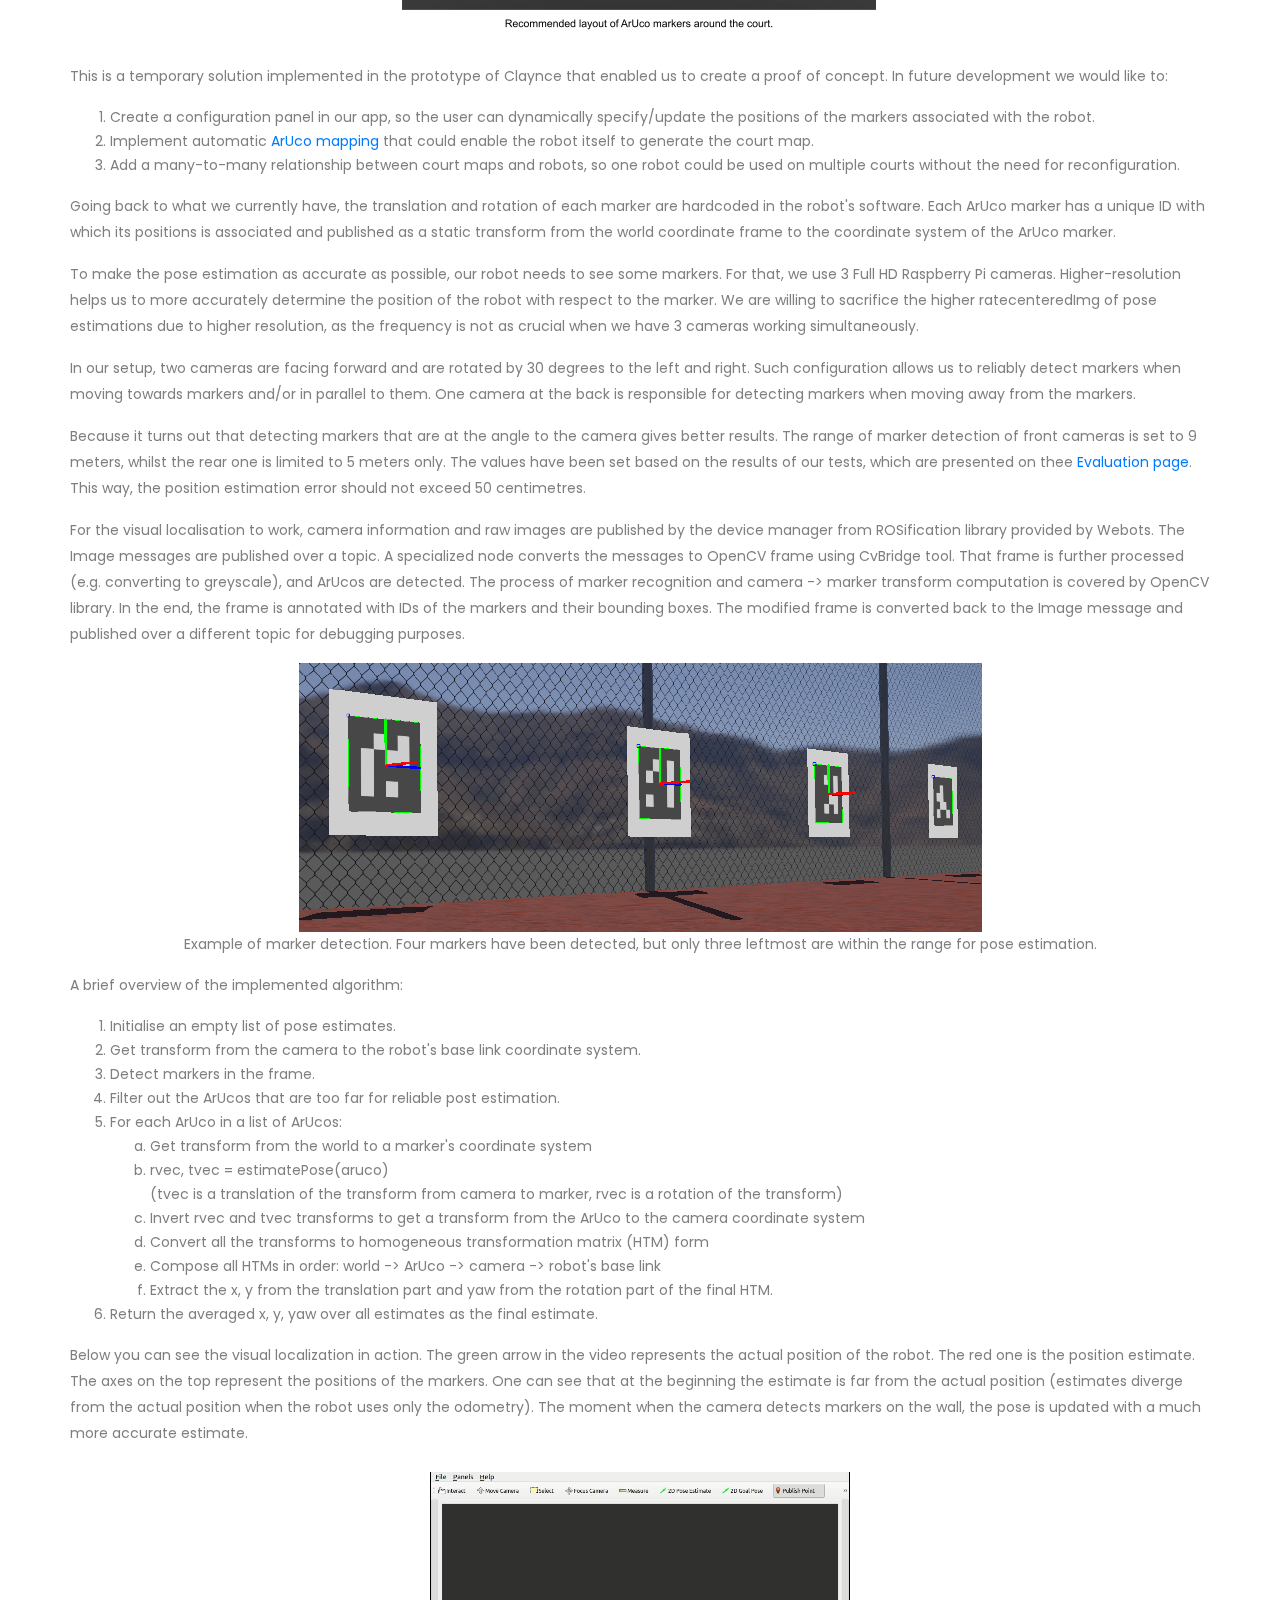
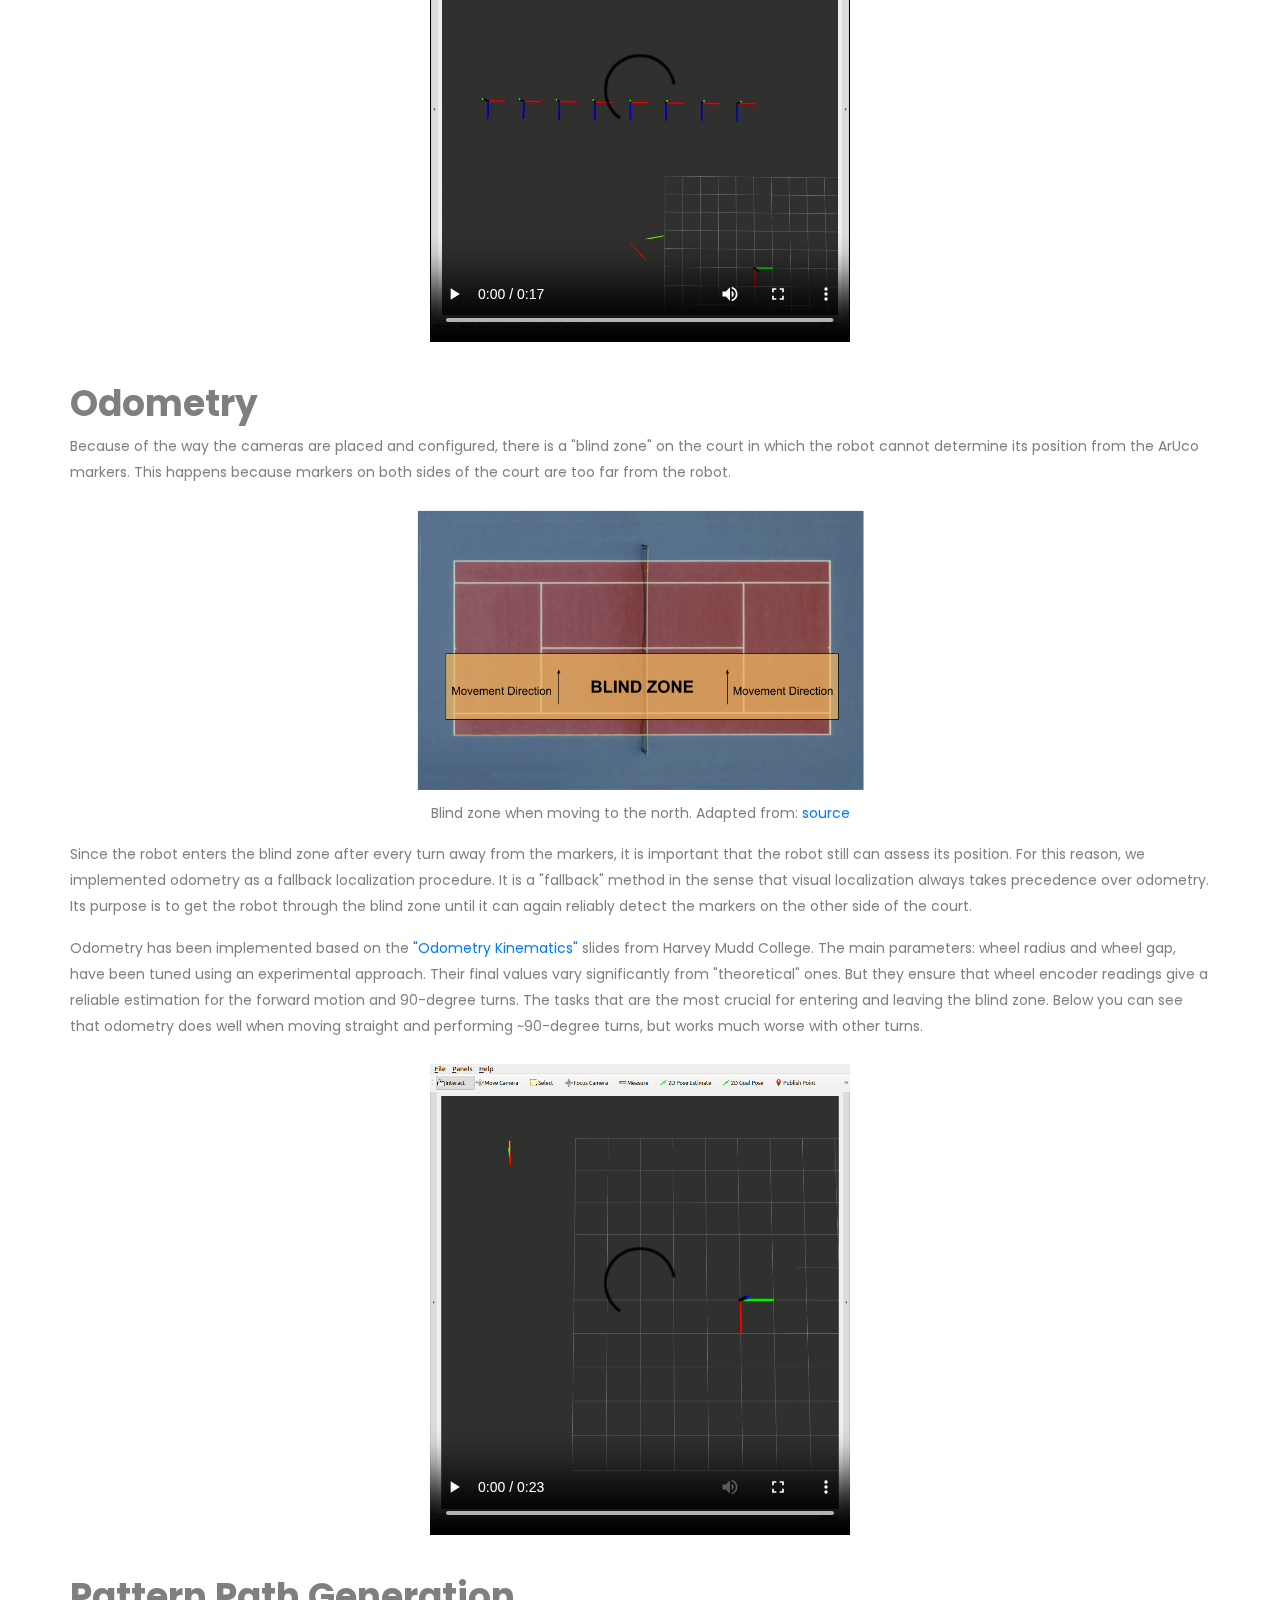
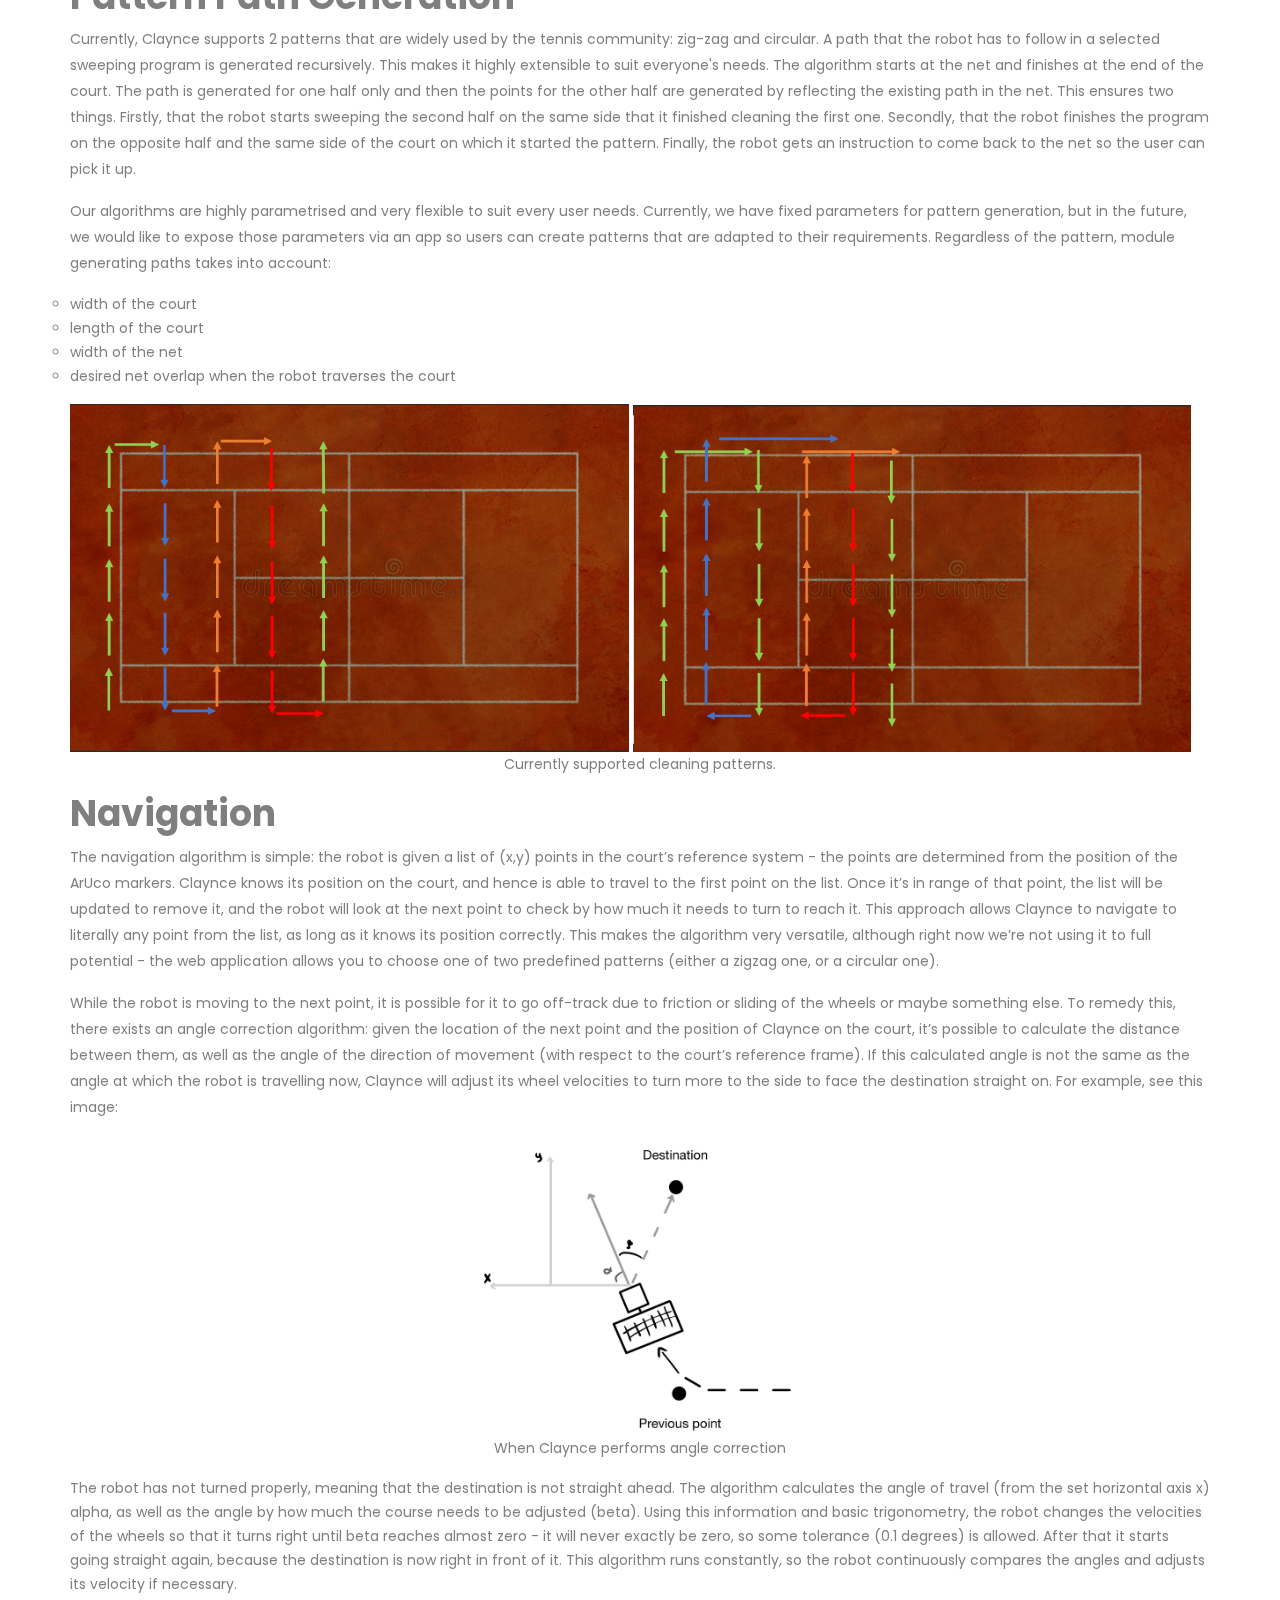
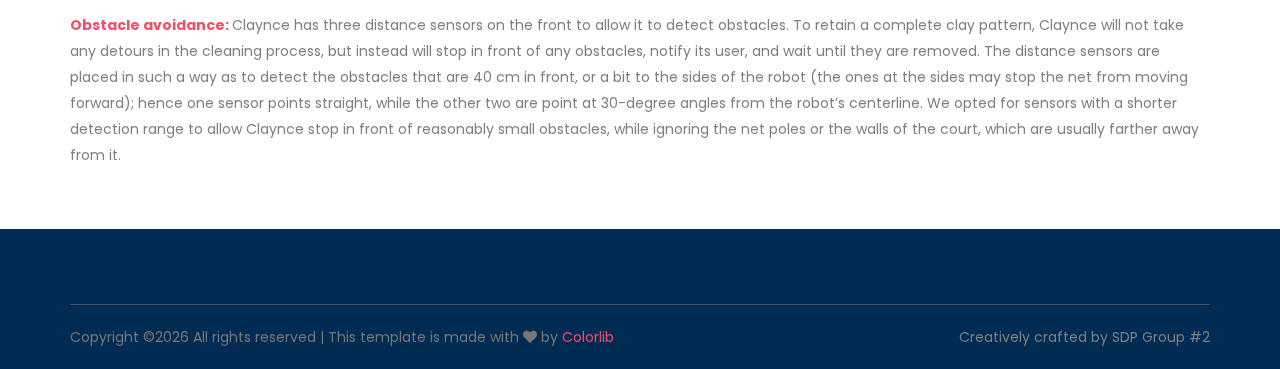
<file: robot.html>
<!doctype html>
<html lang="en">
<head>
    <!-- Required meta tags -->
    <meta charset="utf-8">
    <meta name="viewport" content="width=device-width, initial-scale=1, shrink-to-fit=no">
    <link rel="icon" href="img/favicon.png" type="image/png">
    <title>Claynce - SDP Group #2</title>
    <!-- Bootstrap CSS -->
    <link rel="stylesheet" href="css/bootstrap.css">
    <link rel="stylesheet" href="css/themify-icons.css">
    <link rel="stylesheet" href="vendors/fontawesome/css/all.min.css">
    <link rel="stylesheet" href="vendors/owl-carousel/owl.carousel.min.css">
    <link rel="stylesheet" href="vendors/animate-css/animate.css">
    <!-- main css -->
    <link rel="stylesheet" href="css/style.css">
    <link rel="stylesheet" href="css/responsive.css">

    <style>
      .centeredBlock {
        display: block;
        margin-left: auto;
        margin-right: auto;
      }
    </style>

    <!-- Customized CSS -->
    <link rel="stylesheet" href="css/sdp-customized/customized.css">
</head>
<body>

    <!--================Header Menu Area =================-->
    <header class="header_area">
        <div class="main_menu">
            <nav class="navbar navbar-expand-lg navbar-light">
                <div class="container">
                    <!-- Brand and toggle get grouped for better mobile display -->
                    <h1 id="claynce-header-text">Claynce</h1>
                    <button class="navbar-toggler" type="button" data-toggle="collapse"
                    data-target="#navbarSupportedContent" aria-controls="navbarSupportedContent"
                    aria-expanded="false" aria-label="Toggle navigation">
                        <span class="icon-bar"></span>
                        <span class="icon-bar"></span>
                        <span class="icon-bar"></span>
                    </button>
                    <!-- Collect the nav links, forms, and other content for toggling -->
                    <div class="collapse navbar-collapse offset" id="navbarSupportedContent">
                        <ul class="nav navbar-nav menu_nav ml-auto">
                            <li class="nav-item"><a class="nav-link" href="index.html">WELCOME</a></li>
                            <li class="nav-item"><a class="nav-link" href="system.html">SYSTEM</a></li>
                            <li class="nav-item submenu dropdown">
                                <a href="#" class="nav-link dropdown-toggle" data-toggle="dropdown" role="button"
                                aria-haspopup="true" aria-expanded="false">HOW IT WORKS</a>
                                <ul class="dropdown-menu">
                                    <li class="nav-item"><a class="nav-link" href="overview.html">Overview</a></li>
                                    <li class="nav-item"><a class="nav-link" href="frontend.html">Front-End</a></li>
                                    <li class="nav-item"><a class="nav-link" href="backend.html">Back-End</a></li>
                                    <li class="nav-item"><a class="nav-link" href="robot.html">Robot</a></li>
                                </ul>
                            </li>
                            <li class="nav-item"><a class="nav-link" href="evaluation.html">EVALUATION</a></li>
                            <li class="nav-item"><a class="nav-link" href="budget.html">BUDGET</a></li>
                            <li class="nav-item"><a class="nav-link" href="team.html">TEAM</a></li>
                        </ul>
                    </div>
                </div>
            </nav>
        </div>
    </header>
    <!--================Header Menu Area =================-->


    <!--================Hero Banner Area Start =================-->
    <section id="banner" class="hero-banner d-flex align-items-center">
        <div class="container text-center">
            <h2>Robot</h2>
        </div>
    </section>
    <!--================Hero Banner Area End =================-->

    <!--================Introduction Start =================-->
    <section class="sample-text-area">
        <div class="container">
            <div id="corps_central">
                <section>
                  <h1>Robot Localization Techniques</h1>
                  <p>
                    A tennis court is a challenging environment from a robot localization perspective. Several features contribute to such a state of things:
                  </p>
                  <ul style="list-style-type: circle;">
                    <li>Big area</li>
                    <li>Symmetric layout</li>
                    <li>Few characteristic keypoints</li>
                  </ul>
                  <p>
                    For that reasons, many common localization techniques such as SLAM with LiDAR perform rather poorly (according to our SDP Navigation Expert). Therefore, we decided to employ a more innovative visual localization technique using a set of ArUco markers. It requires the court to be altered a bit by placing the markers around the court, but it is not intrusive as the markers can be placed outside the court itself, not interrupting the flow of the game. It does not come without any pitfalls, but supported by the fine-tuned odometry it provides a satisfactory result, that can reliably orient our system on the tennis court.
                  </p>
                  <figure>
                    <img src="./resources/imgs/aruco.png" class="centeredBlock" width="100" height="100"/>
                    <figcaption style="text-align: center;">Sample ArUco marker (id: 23)</figcaption>
                  </figure>

                  <p>
                    The next sections provide a more in-depth explanation of the theoretical background and our implementation of those systems.
                  </p>


                  <h3>ArUco Visual Localization</h3>

                  <p>
                    The internal map of the environment consists of locations and poses of ArUco markers in the tennis court environment. Currently, the translation and orientation of markers, with respect to the origin of the "world" coordinate system (centre of the court), is determined during the system setup phase. The user places markers at known positions around the court and contacts our team specifying the placement of the markers so we can send them Claynce with the appropriate court map preinstalled.
                  </p>
                  <p>
                    In order not to over constrain the user. We do not require the exact positioning of the markers. Instead, we prepared a set of guidelines regarding the layout of ArUco markers. Following these recommendations ensures that the system behaves as efficiently as possible:
                  </p>
                  <ul style="list-style-type: circle;">
                    <li>Markers should be placed along the court, on both sides - there is no need to have markers on the ends of the court</li>
                    <li>Markers should be placed vertically</li>
                    <li>Markers should be placed 60 centimetres  above the ground - so they don't get covered with dusty clay that easily</li>
                    <li>Markers should not be covered by any objects</li>
                    <li>Markers shouldn't be placed further than 9 meters away from the court’s centerline - so the robot can detect them more or less in the middle of the tennis court and correct the pose estimation error accumulated when navigating using odometry</li>
                    <li>Markers should be 2 meters away from each other - this ensures that they are distributed uniformly + robot can see 2-3 markers at most times</li>
                  </ul>
                  <img src="./resources/imgs/aruco_layout.png" class="centeredBlock" />

                  <p>
                    This is a temporary solution implemented in the prototype of Claynce that enabled us to create a proof of concept.
                    In future development we would like to:
                  </p>
                  <ol>
                    <li>Create a configuration panel in our app, so the user can dynamically specify/update the positions of the markers associated with the robot.</li>
                    <li>Implement automatic <a href="http://wiki.ros.org/aruco_mapping">ArUco mapping</a> that could enable the robot itself to generate the court map.</li>
                    <li>Add a many-to-many relationship between court maps and robots, so one robot could be used on multiple courts without the need for reconfiguration.</li>
                  </ol>
                  <p>
                    Going back to what we currently have, the translation and rotation of each marker are hardcoded in the robot's software.
                    Each ArUco marker has a unique ID with which its positions is associated and published as a static transform from the world coordinate frame to the coordinate system of the ArUco marker.
                  </p>

                  <p>
                    To make the pose estimation as accurate as possible, our robot needs to see some markers.
                    For that, we use 3 Full HD Raspberry Pi cameras. Higher-resolution helps us to more accurately determine the position of the robot with respect to the marker.
                    We are willing to sacrifice the higher ratecenteredImg of pose estimations due to higher resolution, as the frequency is not as crucial when we have 3 cameras working simultaneously.
                  </p>
                  <p>
                    In our setup, two cameras are facing forward and are rotated by 30 degrees to the left and right.
                    Such configuration allows us to reliably detect markers when moving towards markers and/or in parallel to them.
                    One camera at the back is responsible for detecting markers when moving away from the markers.
                  </p>
                  <p>
                    Because it turns out that detecting markers that are at the angle to the camera gives better results. The range of marker detection of front cameras is set to 9 meters, whilst the rear one is limited to 5 meters only. The values have been set based on the results of our tests, which are presented on thee <a href="evaluation.html">Evaluation page</a>.
                    This way, the position estimation error should not exceed 50 centimetres.
                  </p>

                  <p>
                    For the visual localisation to work, camera information and raw images are published by the device manager from ROSification library provided by Webots.
                    The Image messages are published over a topic.
                    A specialized node converts the messages to OpenCV frame using CvBridge tool.
                    That frame is further processed (e.g. converting to greyscale), and ArUcos are detected.
                    The process of marker recognition and camera -> marker transform computation is covered by OpenCV library.
                    In the end, the frame is annotated with IDs of the markers and their bounding boxes.
                    The modified frame is converted back to the Image message and published over a different topic for debugging purposes.
                  </p>

                  <figure>
                    <img src="./resources/imgs/detected_markers.png" class="centeredBlock"/>
                    <figcaption style="text-align: center;">Example of marker detection. Four markers have been detected, but only three leftmost are within the range for pose estimation.</figcaption>
                  </figure>


                  <p>
                    A brief overview of the implemented algorithm:
                  </p>
                  <ol>
                    <li>Initialise an empty list of pose estimates.</li>
                    <li>Get transform from the camera to the robot's base link coordinate system.</li>
                    <li>Detect markers in the frame.</li>
                    <li>Filter out the ArUcos that are too far for reliable post estimation.</li>
                    <li>For each ArUco in a list of ArUcos:
                    <ol type="a">
                      <li>Get transform from the world to a marker's coordinate system</li>
                      <li>rvec, tvec = estimatePose(aruco)<br />(tvec is a translation of the transform from camera to marker, rvec is a rotation of the transform)</li>
                      <li>Invert rvec and tvec transforms to get a transform from the ArUco to the camera coordinate system</li>
                      <li>Convert all the transforms to homogeneous transformation matrix (HTM) form</li>
                      <li>Compose all HTMs in order: world -> ArUco -> camera -> robot's base link</li>
                      <li>Extract the x, y from the translation part and yaw from the rotation part of the final HTM.</li>
                    </ol>
                    </li>
                    <li>Return the averaged x, y, yaw over all estimates as the final estimate.</li>
                  </ol>
                  <p>
                    Below you can see the visual localization in action. The green arrow in the video represents the actual position of the robot. The red one is the position estimate. The axes on the top represent the positions of the markers. One can see that at the beginning the estimate is far from the actual position (estimates diverge from the actual position when the robot uses only the odometry). The moment when the camera detects markers on the wall, the pose is updated with a much more accurate estimate.
                  </p>
                  <video class="centeredBlock" width="420" height="480" controls style="margin-bottom: 40px;">
                    <source src="./resources/videos/visual_nav_sample.mp4" type="video/mp4">
                    Your browser does not support the video tag.
                  </video>
                </section>
                <section>
                  <h1>Odometry</h1>
                  <p>
                    Because of the way the cameras are placed and configured, there is a "blind zone" on the court in which the robot cannot determine its position from the ArUco markers. This happens because markers on both sides of the court are too far from the robot.
                  </p>
                  <figure>
                    <img src="./resources/imgs/blind_zone.png" class="centeredBlock" height="300px" />
                    <figcaption style="text-align: center;">Blind zone when moving to the north. Adapted from: <a href="https://www.promain.co.uk/media/catalog/product/cache/8fa5dff5584a74f50bf3124aec91b902/2/0/20-d-45-brick-red.gif" >source</a></figcaption>
                  </figure>
                  <p>
                    Since the robot enters the blind zone after every turn away from the markers, it is important that the robot still can assess its position. For this reason, we implemented odometry as a fallback localization procedure. It is a "fallback" method in the sense that visual localization always takes precedence over odometry. Its purpose is to get the robot through the blind zone until it can again reliably detect the markers on the other side of the court.
                  </p>
                  <p>
                    Odometry has been implemented based on the <a href="https://www.hmc.edu/lair/ARW/ARW-Lecture01-Odometry.pdf">"Odometry Kinematics"</a> slides from Harvey Mudd College. The main parameters: wheel radius and wheel gap, have been tuned using an experimental approach. Their final values vary significantly from "theoretical" ones. But they ensure that wheel encoder readings give a reliable estimation for the forward motion and 90-degree turns. The tasks that are the most crucial for entering and leaving the blind zone. Below you can see that odometry does well when moving straight and performing ~90-degree turns, but works much worse with other turns.
                  </p>
                  <video class="centeredBlock" width="420" height="480" controls style="margin-bottom: 40px;">
                    <source src="./resources/videos/odom_sample.mp4" type="video/mp4">
                    Your browser does not support the video tag.
                  </video>
                </section>
                <section>
                  <h1>Pattern Path Generation</h1>
                  <p>
                    Currently, Claynce supports 2 patterns that are widely used by the tennis community: zig-zag and circular. A path that the robot has to follow in a selected sweeping program is generated recursively. This makes it highly extensible to suit everyone's needs. The algorithm starts at the net and finishes at the end of the court. The path is generated for one half only and then the points for the other half are generated by reflecting the existing path in the net. This ensures two things. Firstly, that the robot starts sweeping the second half on the same side that it finished cleaning the first one. Secondly, that the robot finishes the program on the opposite half and the same side of the court on which it started the pattern. Finally, the robot gets an instruction to come back to the net so the user can pick it up.
                  </p>
                  <p>
                    Our algorithms are highly parametrised and very flexible to suit every user needs. Currently, we have fixed parameters for pattern generation, but in the future, we would like to expose those parameters via an app so users can create patterns that are adapted to their requirements. Regardless of the pattern, module generating paths takes into account:
                  </p>
                  <ul style="list-style-type: circle;">
                    <li>width of the court</li>
                    <li>length of the court</li>
                    <li>width of the net</li>
                    <li>desired net overlap when the robot traverses the court</li>
                  </ul>
                  <figure class="centeredBlock">
                    <img src="./resources/imgs/zig-zag.png" width="49%" />
                    <img src="./resources/imgs/circular.png" width="49%" />
                    <figcaption style="text-align: center;">Currently supported cleaning patterns.</figcaption>
                  </figure>
                </section>
                <section>
                  <h1>Navigation</h1>
                  <p> The navigation algorithm is simple: the robot is given a list of (x,y) points in the court’s reference system - the points are determined from the position of the ArUco markers.
                  Claynce knows its position on the court, and hence is able to travel to the first point on the list. Once it’s in range of that point, the list will be updated to remove it, and the robot will look at the next point to check by how much it needs to turn to reach it.
                  This approach allows Claynce to navigate to literally any point from the list, as long as it knows its position correctly. This makes the algorithm very versatile, although right now we’re not using it to full potential - the web application allows you to choose one of two predefined patterns (either a zigzag one, or a circular one).
      <p>While the robot is moving to the next point, it is possible for it to go off-track due to friction or sliding of the wheels or maybe something else. To remedy this, there exists an angle correction algorithm: given the location of the next point and the position of Claynce on the court, it’s possible to calculate the distance between them, as well as the angle of the direction of movement (with respect to the court’s reference frame). If this calculated angle is not the same as the angle at which the robot is travelling now, Claynce will adjust its wheel velocities to turn more to the side to face the destination straight on.
      For example, see this image:
      <figure>
                    <img src="./resources/imgs/angle-correction.jpg" class="centeredBlock" height="300px" />
                    <figcaption style="text-align: center;">When Claynce performs angle correction</figcaption>
                  </figure>
      The robot has not turned properly, meaning that the destination is not straight ahead. The algorithm calculates the angle of travel (from the set horizontal axis x) alpha, as well as the angle by how much the course needs to be adjusted (beta).
      Using this information and basic trigonometry, the robot changes the velocities of the wheels so that it turns right until beta reaches almost zero - it will never exactly be zero, so some tolerance (0.1 degrees) is allowed.
      After that it starts going straight again, because the destination is now right in front of it. This algorithm runs constantly, so the robot continuously compares the angles and adjusts its velocity if necessary.
      </p>
                  </p>
                  <p>

      <b>Obstacle avoidance: </b>
      Claynce has three distance sensors on the front to allow it to detect obstacles. To retain a complete clay pattern, Claynce will not take any detours in the cleaning process, but instead will stop in front of any obstacles, notify its user, and wait until they are removed.
      The distance sensors are placed in such a way as to detect the obstacles that are 40 cm in front, or a bit to the sides of the robot (the ones at the sides may stop the net from moving forward); hence one sensor points straight, while the other two are point at 30-degree angles from the robot’s centerline.
      We opted for sensors with a shorter detection range to allow Claynce stop in front of reasonably small obstacles, while ignoring the net poles or the walls of the court, which are usually farther away from it.

                  </p>
                    <!--  <video class="centeredBlock" width="420" height="480" controls style="margin-bottom: 40px;">
                    <source src="resources/videos/obst.mp4" type="video/mp4"> -->
                </section>
              </div>        </div>
    </section>
    <!--================Concept End =================-->


    <!-- ================ Start footer Area ================= -->
    <footer class="footer-area">
        <div class="container">
        <div class="footer-bottom row align-items-center text-center text-lg-left no-gutters">
            <p class="footer-text m-0 col-lg-8 col-md-12"><!-- Link back to Colorlib can't be removed. Template is licensed under CC BY 3.0. -->
Copyright &copy;<script>document.write(new Date().getFullYear());</script> All rights reserved | This template is made with <i class="fa fa-heart" aria-hidden="true"></i> by <a href="https://colorlib.com" target="_blank">Colorlib</a>
<!-- Link back to Colorlib can't be removed. Template is licensed under CC BY 3.0. --></p>
            <div class="col-lg-4 col-md-12 text-center text-lg-right footer-social">
                Creatively crafted by SDP Group #2
            </div>
        </div>
        </div>
    </footer>
<!-- ================ End footer Area ================= -->






<!-- Optional JavaScript -->
<!-- jQuery first, then Popper.js, then Bootstrap JS -->
<script src="js/jquery-2.2.4.min.js"></script>
<script src="js/popper.js"></script>
<script src="js/bootstrap.min.js"></script>
<script src="vendors/owl-carousel/owl.carousel.min.js"></script>
<script src="js/jquery.ajaxchimp.min.js"></script>
<script src="js/waypoints.min.js"></script>
<script src="js/mail-script.js"></script>
<script src="js/contact.js"></script>
<script src="js/jquery.form.js"></script>
<script src="js/jquery.validate.min.js"></script>
<script src="js/mail-script.js"></script>
<script src="js/theme.js"></script>
</body>
</html>
</file>
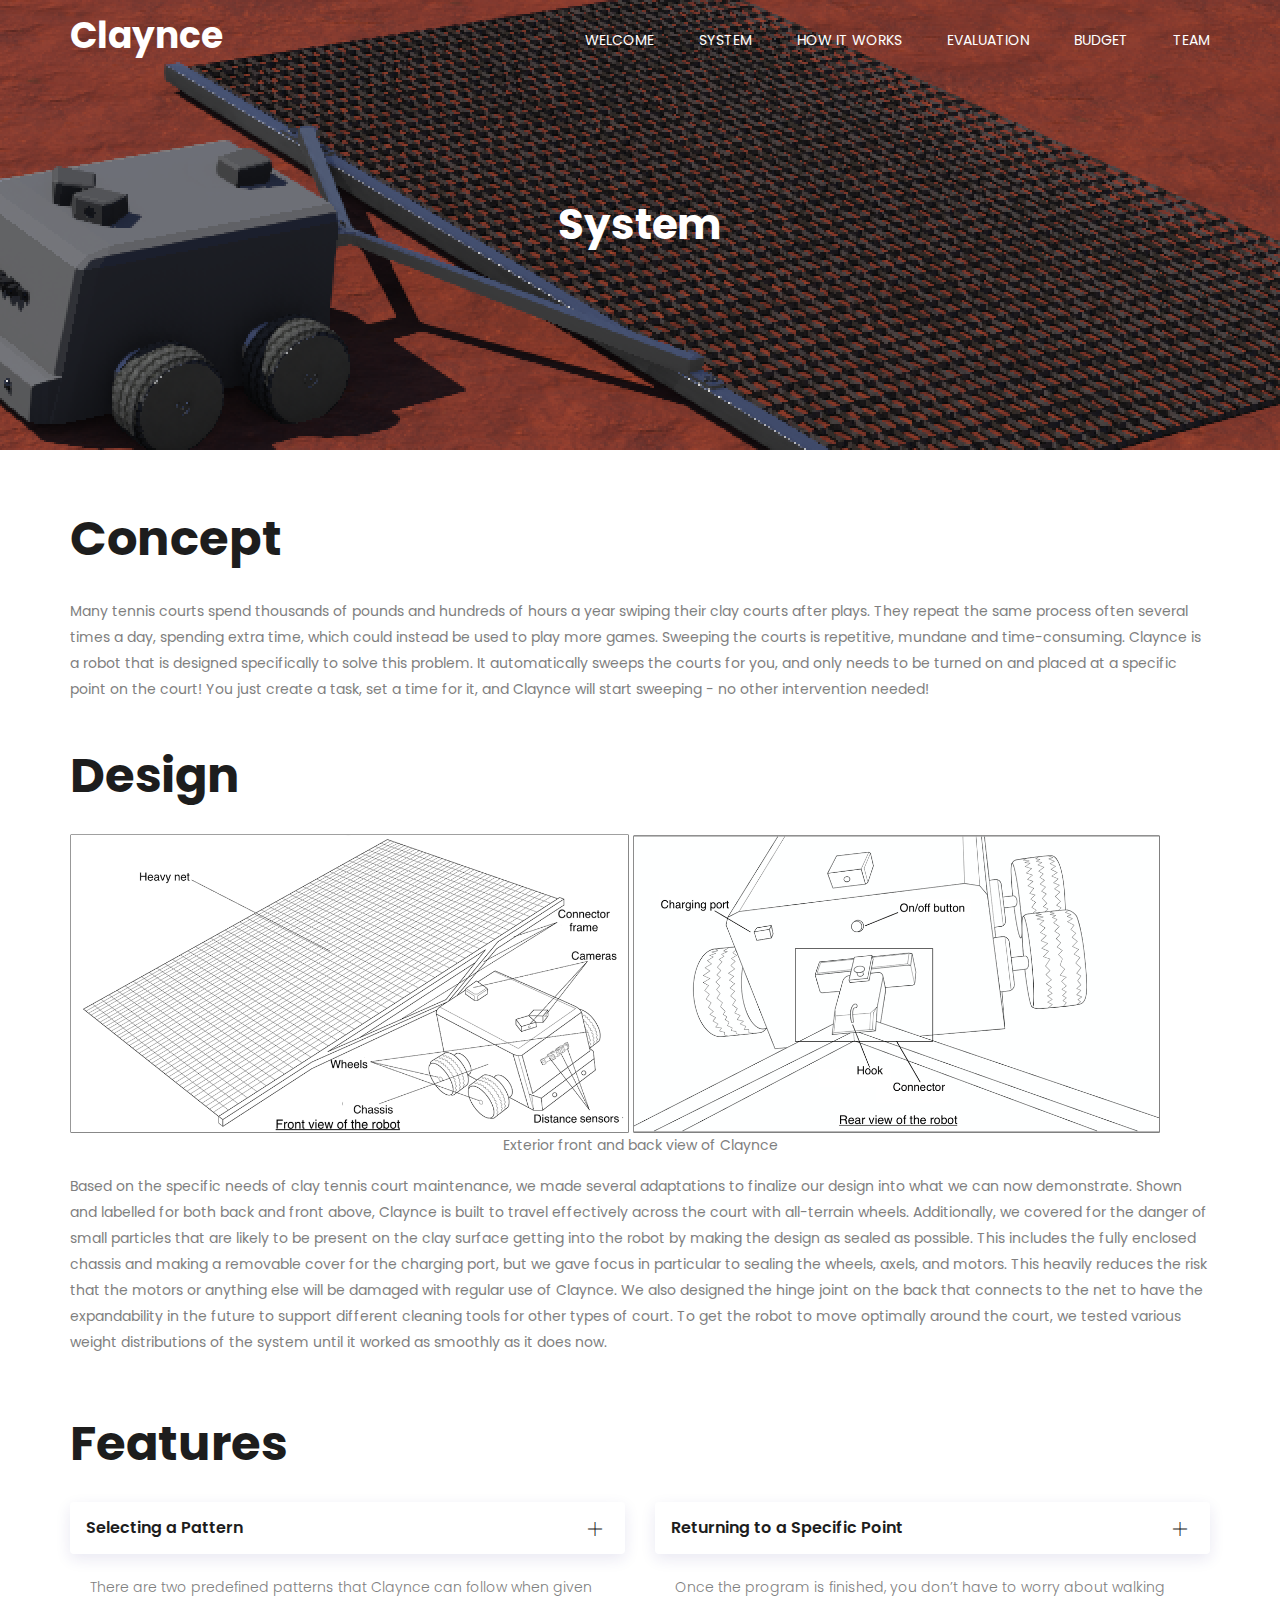
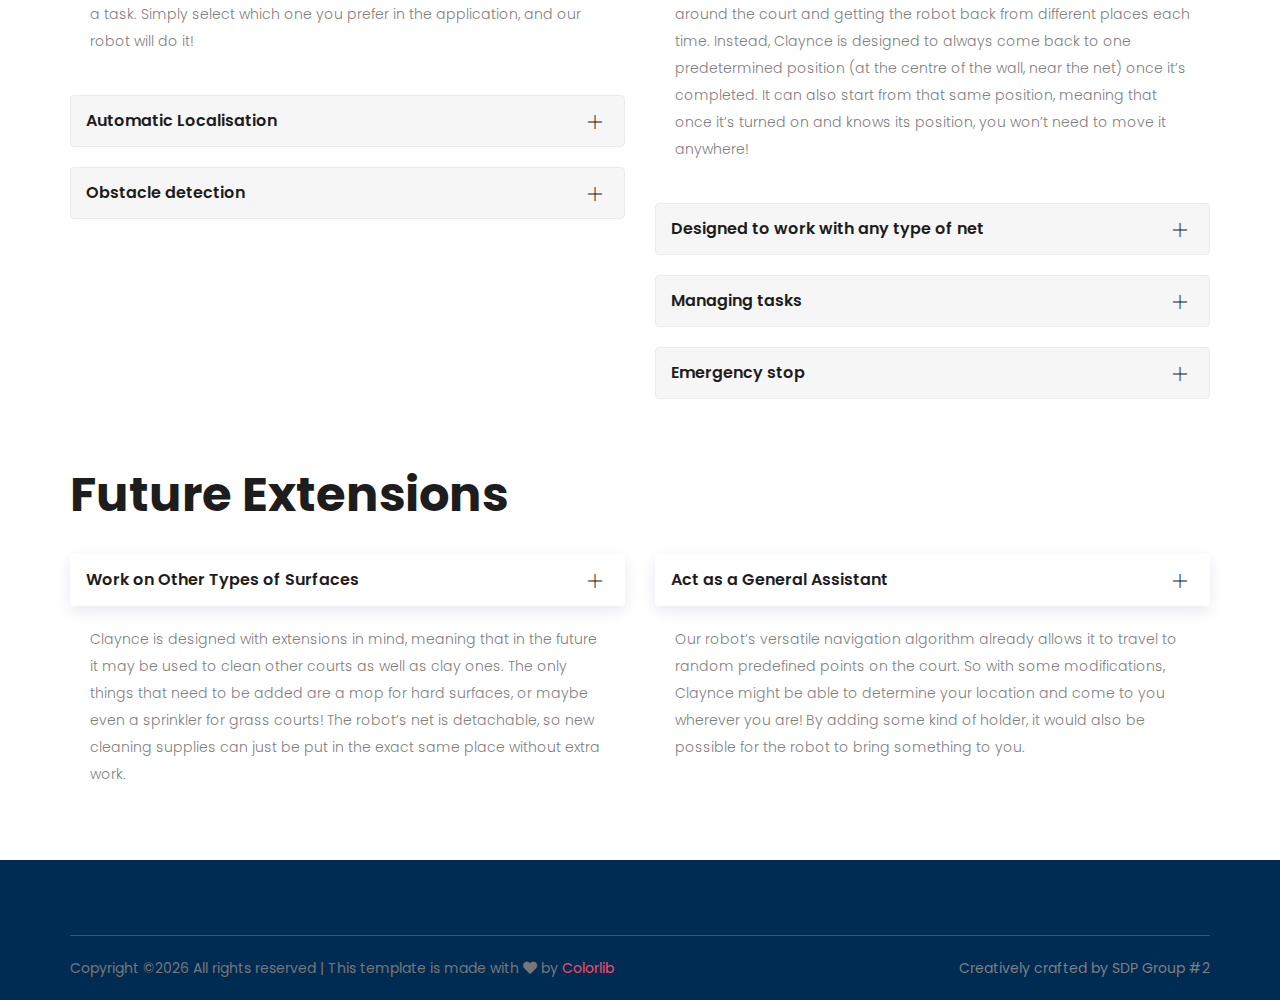
<file: system.html>
<!doctype html>
<html lang="en">
<head>
    <!-- Required meta tags -->
    <meta charset="utf-8">
    <meta name="viewport" content="width=device-width, initial-scale=1, shrink-to-fit=no">
    <link rel="icon" href="img/favicon.png" type="image/png">
    <title>Claynce - SDP Group #2</title>
    <!-- Bootstrap CSS -->
    <link rel="stylesheet" href="css/bootstrap.css">
    <link rel="stylesheet" href="css/themify-icons.css">
    <link rel="stylesheet" href="vendors/fontawesome/css/all.min.css">
    <link rel="stylesheet" href="vendors/owl-carousel/owl.carousel.min.css">
    <link rel="stylesheet" href="vendors/animate-css/animate.css">
    <!-- main css -->
    <link rel="stylesheet" href="css/style.css">
    <link rel="stylesheet" href="css/responsive.css">

    <!-- Customized CSS -->
    <link rel="stylesheet" href="css/sdp-customized/customized.css">
</head>
<body>

    <!--================Header Menu Area =================-->
    <header class="header_area">	
        <div class="main_menu">
            <nav class="navbar navbar-expand-lg navbar-light">
                <div class="container">
                    <!-- Brand and toggle get grouped for better mobile display -->
                    <h1 id="claynce-header-text">Claynce</h1>
                    <button class="navbar-toggler" type="button" data-toggle="collapse" data-target="#navbarSupportedContent" aria-controls="navbarSupportedContent" aria-expanded="false" aria-label="Toggle navigation">
                        <span class="icon-bar"></span>
                        <span class="icon-bar"></span>
                        <span class="icon-bar"></span>
                    </button>
                    <!-- Collect the nav links, forms, and other content for toggling -->
                    <div class="collapse navbar-collapse offset" id="navbarSupportedContent">
                        <ul class="nav navbar-nav menu_nav ml-auto">
                            <li class="nav-item"><a class="nav-link" href="index.html">WELCOME</a></li> 
                            <li class="nav-item"><a class="nav-link" href="system.html">SYSTEM</a></li> 
                            <li class="nav-item submenu dropdown">
                                <a href="#" class="nav-link dropdown-toggle" data-toggle="dropdown" role="button" 
                                aria-haspopup="true" aria-expanded="false">HOW IT WORKS</a>
                                <ul class="dropdown-menu">
                                    <li class="nav-item"><a class="nav-link" href="overview.html">Overview</a></li> 
                                    <li class="nav-item"><a class="nav-link" href="frontend.html">Front-End</a></li> 
                                    <li class="nav-item"><a class="nav-link" href="backend.html">Back-End</a></li>
                                    <li class="nav-item"><a class="nav-link" href="robot.html">Robot</a></li>
                                </ul>
                            </li>
                            <li class="nav-item"><a class="nav-link" href="evaluation.html">EVALUATION</a></li>     
                            <li class="nav-item"><a class="nav-link" href="budget.html">BUDGET</a></li>
                            <li class="nav-item"><a class="nav-link" href="team.html">TEAM</a></li>     
                        </ul>
                    </div>
                </div>
            </nav>
        </div>
    </header>
    <!--================Header Menu Area =================-->


    <!--================Hero Banner Area Start =================-->
    <section id="banner" class="hero-banner d-flex align-items-center">
        <div class="container text-center">
            <h2>System</h2>
        </div>
    </section>
    <!--================Hero Banner Area End =================-->

    <!--================System Start =================-->
    <section class="sample-text-area">
        <div class="container">

            <div id="concept-div">
                <h3 id="header-title" class="text-heading title_color">Concept</h3>
                <p class="sample-text">
                Many tennis courts spend thousands of pounds and hundreds of hours a year swiping their clay courts after plays. 
                They repeat the same process often several times a day, spending extra time, which could instead be used to play more games. 
                Sweeping the courts is repetitive, mundane and time-consuming. 
                Claynce is a robot that is designed specifically to solve this problem. 
                It automatically sweeps the courts for you, and only needs to be turned on and placed at a specific point on the court! 
                You just create a task, set a time for it, and Claynce will start sweeping - no other intervention needed!
                </p>    
            </div>

            <div id="design-div">
                <h3 id="header-title" class="text-heading title_color">Design</h3>
                <figure class="centeredBlock">
                <img src="./resources/imgs/robot-front.png" width="49%" />
                <img src="./resources/imgs/robot-back.png" width="46.25%" />
                <figcaption style="text-align: center;">Exterior front and back view of Claynce</figcaption>
                </figure>
                <p class="sample-text">
                Based on the specific needs of clay tennis court maintenance, we made several adaptations to finalize our design into what we can now demonstrate.
                Shown and labelled for both back and front above, Claynce is built to travel effectively across the court with all-terrain wheels.
                Additionally, we covered for the danger of small particles that are likely to be present on the clay surface getting into the robot by making the design as sealed as possible.
                This includes the fully enclosed chassis and making a removable cover for the charging port, but we gave focus in particular to sealing the wheels, axels, and motors.
                This heavily reduces the risk that the motors or anything else will be damaged with regular use of Claynce.
                We also designed the hinge joint on the back that connects to the net to have the expandability in the future to support different cleaning tools for other types of court.
                To get the robot to move optimally around the court, we tested various weight distributions of the system until it worked as smoothly as it does now.
                </p>    
            </div>


        </div>
      </section>
    <!--================System End =================-->

    <!--================ Start Functionality Area =================-->
    <section class="faq_area area-padding-bottom">
        <div class="container">
            <div class="row">
                <div class="col-12">
                    <div class="area-heading">
                        <h3 id="header-title" class="text-heading title_color">Features</h3>
                    </div>
                </div>
                <div class="col-sm-12 col-lg-6">
                    <div class="accordion" id="accordionExample">

                        <div class="card">
                            <div class="card-header" id="headingOne">
                                <h5 class="mb-0">
                                    <button class="btn btn-link" type="button" data-toggle="collapse" data-target="#collapseThree" aria-expanded="true" aria-controls="collapseThree">
                                        Selecting a Pattern
                                    </button>

                                </h5>
                            </div>

                            <div id="collapseThree" class="collapse show" aria-labelledby="headingOne">
                                <div class="card-body">
                                    There are two predefined patterns that Claynce can follow when given a task. 
                                    Simply select which one you prefer in the application, and our robot will do it!
                                </div>
                            </div>
                        </div>

                        <div class="card">
                            <div class="card-header" id="headingTwo">
                                <h5 class="mb-0">
                                    <button class="btn btn-link collapsed" type="button" data-toggle="collapse" data-target="#collapseFour" aria-expanded="false" aria-controls="collapseFour">
                                        Automatic Localisation
                                    </button>
                                </h5>
                            </div>
                            <div id="collapseFour" class="collapse" aria-labelledby="headingTwo">
                                <div class="card-body">
                                    Claynce uses information from the markers placed on the walls of 
                                    the court to determine its position relative to the court’s centre. 
                                    This allows it to accurately follow any path that is given to it.
                                </div>
                            </div>
                        </div>

                        <div class="card">
                            <div class="card-header" id="headingTen">
                                <h5 class="mb-0">
                                    <button class="btn btn-link collapsed" type="button" data-toggle="collapse" data-target="#collapseTen" aria-expanded="false" aria-controls="collapseTen">
                                        Obstacle detection
                                    </button>
                                </h5>
                            </div>
                            <div id="collapseTen" class="collapse" aria-labelledby="headingTen">
                                <div class="card-body">
                                    Since the main purpose of the robot is to clean the court in a specific pattern, it feels counterintuitive to make it go around an obstacle if it encounters one. 
                                    So instead, Claynce will detect something in front of it and then stop, waiting for the you to remove the obstacle. As soon as the robot sees that the coast is clear, it
                                    will resume moving in a pattern again. This approach doesn't let Claynce break a pattern in order to go around something, and will make sure that it will clean every inch of the court.
                                </div>
                            </div>
                        </div>

                    </div>
                </div>

                <div class="col-sm-12 col-lg-6">
                    <div class="accordion" id="accordionExample2">

                        <div class="card">
                            <div class="card-header" id="headingSix">
                                <h5 class="mb-0">
                                    <button class="btn btn-link" type="button" data-toggle="collapse" data-target="#collapseSix" aria-expanded="true" aria-controls="collapseSix">
                                        Returning to a Specific Point
                                    </button>
                                </h5>
                            </div>

                            <div id="collapseSix" class="collapse show" aria-labelledby="headingSix">
                                <div class="card-body">
                                    Once the program is finished, 
                                    you don’t have to worry about walking around the court and getting the robot back from different places each time. 
                                    Instead, Claynce is designed to always come back to one predetermined position (at the centre of the wall, near the net) 
                                    once it’s completed. It can also start from that same position, 
                                    meaning that once it’s turned on and knows its position, you won’t need to move it anywhere!
                                </div>
                            </div>
                        </div>

                        <div class="card">
                            <div class="card-header" id="headingSeven">
                                <h5 class="mb-0">
                                    <button class="btn btn-link collapsed" type="button" data-toggle="collapse" data-target="#collapseSeven" aria-expanded="false" aria-controls="collapseSeven">
                                        Designed to work with any type of net
                                    </button>
                                </h5>
                            </div>
                            <div id="collapseSeven" class="collapse" aria-labelledby="headingSeven">
                                <div class="card-body">
                                    Claynce is a versatile robot. It usually comes with its own net for sweeping the courts; 
                                    however, if you already have a net of your own, you can use that one too! 
                                    Simply tell us that you don’t need a net, and then just connect yours to Claynce (instructions provided in the user guide).
                                </div>
                            </div>
                        </div>
                        <div class="card">
                            <div class="card-header" id="headingEleven">
                                <h5 class="mb-0">
                                    <button class="btn btn-link collapsed" type="button" data-toggle="collapse" data-target="#collapseEleven" aria-expanded="false" aria-controls="collapseEleven">
                                        Managing tasks
                                    </button>
                                </h5>
                            </div>
                            <div id="collapseEleven" class="collapse" aria-labelledby="headingEleven">
                                <div class="card-body">
                                    Claynce has a user-friendly application that allows you to create, delete or just see all the tasks that the robot is doing
                                     or will have to do in the future
                                </div>
                            </div>
                        </div>
						<div class="card">
                            <div class="card-header" id="headingNine">
                                <h5 class="mb-0">
                                    <button class="btn btn-link collapsed" type="button" data-toggle="collapse" data-target="#collapseNine" aria-expanded="false" aria-controls="collapseNine">
                                        Emergency stop
                                    </button>
                                </h5>
                            </div>
                            <div id="collapseNine" class="collapse" aria-labelledby="headingNine">
                                <div class="card-body">
                                    The application gives you an opportunity to immediately stop the robot and cancel a command, if you need to - simply press the big red "STOP" button next to an 
                                    in-progress task, and the robot will turn off.
                                </div>
                            </div>
                        </div>
                    </div>
                </div>
            </div>
        </div>
    </section>
    <!--================ End Functionality Area =================-->

    <!--================ Start Future Extensions Area =================-->
    <section class="faq_area area-padding-bottom">
        <div class="container">
            <div class="row">
                <div class="col-12">
                    <div class="area-heading">
                        <h3 id="header-title" class="text-heading title_color">Future Extensions</h3>
                    </div>
                </div>
                <div class="col-sm-12 col-lg-6">
                    <div class="accordion" id="accordionExample3">

                        <div class="card">
                            <div class="card-header" id="headingThree">
                                <h5 class="mb-0">
                                    <button class="btn btn-link" type="button" data-toggle="collapse" data-target="#collapseOne" aria-expanded="true" aria-controls="collapseOne">
                                        Work on Other Types of Surfaces
                                    </button>

                                </h5>
                            </div>

                            <div id="collapseOne" class="collapse show" aria-labelledby="headingThree">
                                <div class="card-body">
                                    Claynce is designed with extensions in mind, meaning that in the future 
                                    it may be used to clean other courts as well as clay ones. 
                                    The only things that need to be added are a mop for hard surfaces, 
                                    or maybe even a sprinkler for grass courts! The robot’s net is detachable, 
                                    so new cleaning supplies can just be put in the exact same place without extra work.
                                </div>
                            </div>
                        </div>

                    </div>
                </div>

                <div class="col-sm-12 col-lg-6">
                    <div class="accordion" id="accordionExample4">

                        <div class="card">
                            <div class="card-header" id="headingSix">
                                <h5 class="mb-0">
                                    <button class="btn btn-link" type="button" data-toggle="collapse" data-target="#collapseEight" aria-expanded="true" aria-controls="collapseEight">
                                        Act as a General Assistant
                                    </button>
                                </h5>
                            </div>

                            <div id="collapseEight" class="collapse show" aria-labelledby="headingSix" data-parent="#accordionExample4">
                                <div class="card-body">
                                    Our robot’s versatile navigation algorithm already allows it to travel to random predefined points on the court. 
                                    So with some modifications, Claynce might be able to determine your location and come to you wherever you are! 
                                    By adding some kind of holder, it would also be possible for the robot to bring something to you.
                                </div>
                            </div>
                        </div>

                    </div>
                </div>
            </div>
        </div>
    </section>
    <!--================ End Faq Area =================-->

    



    <!-- ================ Start footer Area ================= -->
    <footer class="footer-area">
        <div class="container">
        <div class="footer-bottom row align-items-center text-center text-lg-left no-gutters">
            <p class="footer-text m-0 col-lg-8 col-md-12"><!-- Link back to Colorlib can't be removed. Template is licensed under CC BY 3.0. -->
Copyright &copy;<script>document.write(new Date().getFullYear());</script> All rights reserved | This template is made with <i class="fa fa-heart" aria-hidden="true"></i> by <a href="https://colorlib.com" target="_blank">Colorlib</a>
<!-- Link back to Colorlib can't be removed. Template is licensed under CC BY 3.0. --></p>
            <div class="col-lg-4 col-md-12 text-center text-lg-right footer-social">
                Creatively crafted by SDP Group #2
            </div>
        </div>
        </div>
    </footer>
<!-- ================ End footer Area ================= -->






<!-- Optional JavaScript -->
<!-- jQuery first, then Popper.js, then Bootstrap JS -->
<script src="js/jquery-2.2.4.min.js"></script>
<script src="js/popper.js"></script>
<script src="js/bootstrap.min.js"></script>
<script src="vendors/owl-carousel/owl.carousel.min.js"></script>
<script src="js/jquery.ajaxchimp.min.js"></script>
<script src="js/waypoints.min.js"></script>
<script src="js/mail-script.js"></script>
<script src="js/contact.js"></script>
<script src="js/jquery.form.js"></script>
<script src="js/jquery.validate.min.js"></script>
<script src="js/mail-script.js"></script>
<script src="js/theme.js"></script>
</body>
</html>
</file>
<file: css/themify-icons.css>
@font-face {
	font-family: 'themify';
	src:url('../fonts/themify.eot?-fvbane');
	src:url('../fonts/themify.eot?#iefix-fvbane') format('embedded-opentype'),
		url('../fonts/themify.woff?-fvbane') format('woff'),
		url('../fonts/themify.ttf?-fvbane') format('truetype'),
		url('../fonts/themify.svg?-fvbane#themify') format('svg');
	font-weight: normal;
	font-style: normal;
}

[class^="ti-"], [class*=" ti-"] {
	font-family: 'themify';
	speak: none;
	font-style: normal;
	font-weight: normal;
	font-variant: normal;
	text-transform: none;
	line-height: 1;

	/* Better Font Rendering =========== */
	-webkit-font-smoothing: antialiased;
	-moz-osx-font-smoothing: grayscale;
}

.ti-wand:before {
	content: "\e600";
}
.ti-volume:before {
	content: "\e601";
}
.ti-user:before {
	content: "\e602";
}
.ti-unlock:before {
	content: "\e603";
}
.ti-unlink:before {
	content: "\e604";
}
.ti-trash:before {
	content: "\e605";
}
.ti-thought:before {
	content: "\e606";
}
.ti-target:before {
	content: "\e607";
}
.ti-tag:before {
	content: "\e608";
}
.ti-tablet:before {
	content: "\e609";
}
.ti-star:before {
	content: "\e60a";
}
.ti-spray:before {
	content: "\e60b";
}
.ti-signal:before {
	content: "\e60c";
}
.ti-shopping-cart:before {
	content: "\e60d";
}
.ti-shopping-cart-full:before {
	content: "\e60e";
}
.ti-settings:before {
	content: "\e60f";
}
.ti-search:before {
	content: "\e610";
}
.ti-zoom-in:before {
	content: "\e611";
}
.ti-zoom-out:before {
	content: "\e612";
}
.ti-cut:before {
	content: "\e613";
}
.ti-ruler:before {
	content: "\e614";
}
.ti-ruler-pencil:before {
	content: "\e615";
}
.ti-ruler-alt:before {
	content: "\e616";
}
.ti-bookmark:before {
	content: "\e617";
}
.ti-bookmark-alt:before {
	content: "\e618";
}
.ti-reload:before {
	content: "\e619";
}
.ti-plus:before {
	content: "\e61a";
}
.ti-pin:before {
	content: "\e61b";
}
.ti-pencil:before {
	content: "\e61c";
}
.ti-pencil-alt:before {
	content: "\e61d";
}
.ti-paint-roller:before {
	content: "\e61e";
}
.ti-paint-bucket:before {
	content: "\e61f";
}
.ti-na:before {
	content: "\e620";
}
.ti-mobile:before {
	content: "\e621";
}
.ti-minus:before {
	content: "\e622";
}
.ti-medall:before {
	content: "\e623";
}
.ti-medall-alt:before {
	content: "\e624";
}
.ti-marker:before {
	content: "\e625";
}
.ti-marker-alt:before {
	content: "\e626";
}
.ti-arrow-up:before {
	content: "\e627";
}
.ti-arrow-right:before {
	content: "\e628";
}
.ti-arrow-left:before {
	content: "\e629";
}
.ti-arrow-down:before {
	content: "\e62a";
}
.ti-lock:before {
	content: "\e62b";
}
.ti-location-arrow:before {
	content: "\e62c";
}
.ti-link:before {
	content: "\e62d";
}
.ti-layout:before {
	content: "\e62e";
}
.ti-layers:before {
	content: "\e62f";
}
.ti-layers-alt:before {
	content: "\e630";
}
.ti-key:before {
	content: "\e631";
}
.ti-import:before {
	content: "\e632";
}
.ti-image:before {
	content: "\e633";
}
.ti-heart:before {
	content: "\e634";
}
.ti-heart-broken:before {
	content: "\e635";
}
.ti-hand-stop:before {
	content: "\e636";
}
.ti-hand-open:before {
	content: "\e637";
}
.ti-hand-drag:before {
	content: "\e638";
}
.ti-folder:before {
	content: "\e639";
}
.ti-flag:before {
	content: "\e63a";
}
.ti-flag-alt:before {
	content: "\e63b";
}
.ti-flag-alt-2:before {
	content: "\e63c";
}
.ti-eye:before {
	content: "\e63d";
}
.ti-export:before {
	content: "\e63e";
}
.ti-exchange-vertical:before {
	content: "\e63f";
}
.ti-desktop:before {
	content: "\e640";
}
.ti-cup:before {
	content: "\e641";
}
.ti-crown:before {
	content: "\e642";
}
.ti-comments:before {
	content: "\e643";
}
.ti-comment:before {
	content: "\e644";
}
.ti-comment-alt:before {
	content: "\e645";
}
.ti-close:before {
	content: "\e646";
}
.ti-clip:before {
	content: "\e647";
}
.ti-angle-up:before {
	content: "\e648";
}
.ti-angle-right:before {
	content: "\e649";
}
.ti-angle-left:before {
	content: "\e64a";
}
.ti-angle-down:before {
	content: "\e64b";
}
.ti-check:before {
	content: "\e64c";
}
.ti-check-box:before {
	content: "\e64d";
}
.ti-camera:before {
	content: "\e64e";
}
.ti-announcement:before {
	content: "\e64f";
}
.ti-brush:before {
	content: "\e650";
}
.ti-briefcase:before {
	content: "\e651";
}
.ti-bolt:before {
	content: "\e652";
}
.ti-bolt-alt:before {
	content: "\e653";
}
.ti-blackboard:before {
	content: "\e654";
}
.ti-bag:before {
	content: "\e655";
}
.ti-move:before {
	content: "\e656";
}
.ti-arrows-vertical:before {
	content: "\e657";
}
.ti-arrows-horizontal:before {
	content: "\e658";
}
.ti-fullscreen:before {
	content: "\e659";
}
.ti-arrow-top-right:before {
	content: "\e65a";
}
.ti-arrow-top-left:before {
	content: "\e65b";
}
.ti-arrow-circle-up:before {
	content: "\e65c";
}
.ti-arrow-circle-right:before {
	content: "\e65d";
}
.ti-arrow-circle-left:before {
	content: "\e65e";
}
.ti-arrow-circle-down:before {
	content: "\e65f";
}
.ti-angle-double-up:before {
	content: "\e660";
}
.ti-angle-double-right:before {
	content: "\e661";
}
.ti-angle-double-left:before {
	content: "\e662";
}
.ti-angle-double-down:before {
	content: "\e663";
}
.ti-zip:before {
	content: "\e664";
}
.ti-world:before {
	content: "\e665";
}
.ti-wheelchair:before {
	content: "\e666";
}
.ti-view-list:before {
	content: "\e667";
}
.ti-view-list-alt:before {
	content: "\e668";
}
.ti-view-grid:before {
	content: "\e669";
}
.ti-uppercase:before {
	content: "\e66a";
}
.ti-upload:before {
	content: "\e66b";
}
.ti-underline:before {
	content: "\e66c";
}
.ti-truck:before {
	content: "\e66d";
}
.ti-timer:before {
	content: "\e66e";
}
.ti-ticket:before {
	content: "\e66f";
}
.ti-thumb-up:before {
	content: "\e670";
}
.ti-thumb-down:before {
	content: "\e671";
}
.ti-text:before {
	content: "\e672";
}
.ti-stats-up:before {
	content: "\e673";
}
.ti-stats-down:before {
	content: "\e674";
}
.ti-split-v:before {
	content: "\e675";
}
.ti-split-h:before {
	content: "\e676";
}
.ti-smallcap:before {
	content: "\e677";
}
.ti-shine:before {
	content: "\e678";
}
.ti-shift-right:before {
	content: "\e679";
}
.ti-shift-left:before {
	content: "\e67a";
}
.ti-shield:before {
	content: "\e67b";
}
.ti-notepad:before {
	content: "\e67c";
}
.ti-server:before {
	content: "\e67d";
}
.ti-quote-right:before {
	content: "\e67e";
}
.ti-quote-left:before {
	content: "\e67f";
}
.ti-pulse:before {
	content: "\e680";
}
.ti-printer:before {
	content: "\e681";
}
.ti-power-off:before {
	content: "\e682";
}
.ti-plug:before {
	content: "\e683";
}
.ti-pie-chart:before {
	content: "\e684";
}
.ti-paragraph:before {
	content: "\e685";
}
.ti-panel:before {
	content: "\e686";
}
.ti-package:before {
	content: "\e687";
}
.ti-music:before {
	content: "\e688";
}
.ti-music-alt:before {
	content: "\e689";
}
.ti-mouse:before {
	content: "\e68a";
}
.ti-mouse-alt:before {
	content: "\e68b";
}
.ti-money:before {
	content: "\e68c";
}
.ti-microphone:before {
	content: "\e68d";
}
.ti-menu:before {
	content: "\e68e";
}
.ti-menu-alt:before {
	content: "\e68f";
}
.ti-map:before {
	content: "\e690";
}
.ti-map-alt:before {
	content: "\e691";
}
.ti-loop:before {
	content: "\e692";
}
.ti-location-pin:before {
	content: "\e693";
}
.ti-list:before {
	content: "\e694";
}
.ti-light-bulb:before {
	content: "\e695";
}
.ti-Italic:before {
	content: "\e696";
}
.ti-info:before {
	content: "\e697";
}
.ti-infinite:before {
	content: "\e698";
}
.ti-id-badge:before {
	content: "\e699";
}
.ti-hummer:before {
	content: "\e69a";
}
.ti-home:before {
	content: "\e69b";
}
.ti-help:before {
	content: "\e69c";
}
.ti-headphone:before {
	content: "\e69d";
}
.ti-harddrives:before {
	content: "\e69e";
}
.ti-harddrive:before {
	content: "\e69f";
}
.ti-gift:before {
	content: "\e6a0";
}
.ti-game:before {
	content: "\e6a1";
}
.ti-filter:before {
	content: "\e6a2";
}
.ti-files:before {
	content: "\e6a3";
}
.ti-file:before {
	content: "\e6a4";
}
.ti-eraser:before {
	content: "\e6a5";
}
.ti-envelope:before {
	content: "\e6a6";
}
.ti-download:before {
	content: "\e6a7";
}
.ti-direction:before {
	content: "\e6a8";
}
.ti-direction-alt:before {
	content: "\e6a9";
}
.ti-dashboard:before {
	content: "\e6aa";
}
.ti-control-stop:before {
	content: "\e6ab";
}
.ti-control-shuffle:before {
	content: "\e6ac";
}
.ti-control-play:before {
	content: "\e6ad";
}
.ti-control-pause:before {
	content: "\e6ae";
}
.ti-control-forward:before {
	content: "\e6af";
}
.ti-control-backward:before {
	content: "\e6b0";
}
.ti-cloud:before {
	content: "\e6b1";
}
.ti-cloud-up:before {
	content: "\e6b2";
}
.ti-cloud-down:before {
	content: "\e6b3";
}
.ti-clipboard:before {
	content: "\e6b4";
}
.ti-car:before {
	content: "\e6b5";
}
.ti-calendar:before {
	content: "\e6b6";
}
.ti-book:before {
	content: "\e6b7";
}
.ti-bell:before {
	content: "\e6b8";
}
.ti-basketball:before {
	content: "\e6b9";
}
.ti-bar-chart:before {
	content: "\e6ba";
}
.ti-bar-chart-alt:before {
	content: "\e6bb";
}
.ti-back-right:before {
	content: "\e6bc";
}
.ti-back-left:before {
	content: "\e6bd";
}
.ti-arrows-corner:before {
	content: "\e6be";
}
.ti-archive:before {
	content: "\e6bf";
}
.ti-anchor:before {
	content: "\e6c0";
}
.ti-align-right:before {
	content: "\e6c1";
}
.ti-align-left:before {
	content: "\e6c2";
}
.ti-align-justify:before {
	content: "\e6c3";
}
.ti-align-center:before {
	content: "\e6c4";
}
.ti-alert:before {
	content: "\e6c5";
}
.ti-alarm-clock:before {
	content: "\e6c6";
}
.ti-agenda:before {
	content: "\e6c7";
}
.ti-write:before {
	content: "\e6c8";
}
.ti-window:before {
	content: "\e6c9";
}
.ti-widgetized:before {
	content: "\e6ca";
}
.ti-widget:before {
	content: "\e6cb";
}
.ti-widget-alt:before {
	content: "\e6cc";
}
.ti-wallet:before {
	content: "\e6cd";
}
.ti-video-clapper:before {
	content: "\e6ce";
}
.ti-video-camera:before {
	content: "\e6cf";
}
.ti-vector:before {
	content: "\e6d0";
}
.ti-themify-logo:before {
	content: "\e6d1";
}
.ti-themify-favicon:before {
	content: "\e6d2";
}
.ti-themify-favicon-alt:before {
	content: "\e6d3";
}
.ti-support:before {
	content: "\e6d4";
}
.ti-stamp:before {
	content: "\e6d5";
}
.ti-split-v-alt:before {
	content: "\e6d6";
}
.ti-slice:before {
	content: "\e6d7";
}
.ti-shortcode:before {
	content: "\e6d8";
}
.ti-shift-right-alt:before {
	content: "\e6d9";
}
.ti-shift-left-alt:before {
	content: "\e6da";
}
.ti-ruler-alt-2:before {
	content: "\e6db";
}
.ti-receipt:before {
	content: "\e6dc";
}
.ti-pin2:before {
	content: "\e6dd";
}
.ti-pin-alt:before {
	content: "\e6de";
}
.ti-pencil-alt2:before {
	content: "\e6df";
}
.ti-palette:before {
	content: "\e6e0";
}
.ti-more:before {
	content: "\e6e1";
}
.ti-more-alt:before {
	content: "\e6e2";
}
.ti-microphone-alt:before {
	content: "\e6e3";
}
.ti-magnet:before {
	content: "\e6e4";
}
.ti-line-double:before {
	content: "\e6e5";
}
.ti-line-dotted:before {
	content: "\e6e6";
}
.ti-line-dashed:before {
	content: "\e6e7";
}
.ti-layout-width-full:before {
	content: "\e6e8";
}
.ti-layout-width-default:before {
	content: "\e6e9";
}
.ti-layout-width-default-alt:before {
	content: "\e6ea";
}
.ti-layout-tab:before {
	content: "\e6eb";
}
.ti-layout-tab-window:before {
	content: "\e6ec";
}
.ti-layout-tab-v:before {
	content: "\e6ed";
}
.ti-layout-tab-min:before {
	content: "\e6ee";
}
.ti-layout-slider:before {
	content: "\e6ef";
}
.ti-layout-slider-alt:before {
	content: "\e6f0";
}
.ti-layout-sidebar-right:before {
	content: "\e6f1";
}
.ti-layout-sidebar-none:before {
	content: "\e6f2";
}
.ti-layout-sidebar-left:before {
	content: "\e6f3";
}
.ti-layout-placeholder:before {
	content: "\e6f4";
}
.ti-layout-menu:before {
	content: "\e6f5";
}
.ti-layout-menu-v:before {
	content: "\e6f6";
}
.ti-layout-menu-separated:before {
	content: "\e6f7";
}
.ti-layout-menu-full:before {
	content: "\e6f8";
}
.ti-layout-media-right-alt:before {
	content: "\e6f9";
}
.ti-layout-media-right:before {
	content: "\e6fa";
}
.ti-layout-media-overlay:before {
	content: "\e6fb";
}
.ti-layout-media-overlay-alt:before {
	content: "\e6fc";
}
.ti-layout-media-overlay-alt-2:before {
	content: "\e6fd";
}
.ti-layout-media-left-alt:before {
	content: "\e6fe";
}
.ti-layout-media-left:before {
	content: "\e6ff";
}
.ti-layout-media-center-alt:before {
	content: "\e700";
}
.ti-layout-media-center:before {
	content: "\e701";
}
.ti-layout-list-thumb:before {
	content: "\e702";
}
.ti-layout-list-thumb-alt:before {
	content: "\e703";
}
.ti-layout-list-post:before {
	content: "\e704";
}
.ti-layout-list-large-image:before {
	content: "\e705";
}
.ti-layout-line-solid:before {
	content: "\e706";
}
.ti-layout-grid4:before {
	content: "\e707";
}
.ti-layout-grid3:before {
	content: "\e708";
}
.ti-layout-grid2:before {
	content: "\e709";
}
.ti-layout-grid2-thumb:before {
	content: "\e70a";
}
.ti-layout-cta-right:before {
	content: "\e70b";
}
.ti-layout-cta-left:before {
	content: "\e70c";
}
.ti-layout-cta-center:before {
	content: "\e70d";
}
.ti-layout-cta-btn-right:before {
	content: "\e70e";
}
.ti-layout-cta-btn-left:before {
	content: "\e70f";
}
.ti-layout-column4:before {
	content: "\e710";
}
.ti-layout-column3:before {
	content: "\e711";
}
.ti-layout-column2:before {
	content: "\e712";
}
.ti-layout-accordion-separated:before {
	content: "\e713";
}
.ti-layout-accordion-merged:before {
	content: "\e714";
}
.ti-layout-accordion-list:before {
	content: "\e715";
}
.ti-ink-pen:before {
	content: "\e716";
}
.ti-info-alt:before {
	content: "\e717";
}
.ti-help-alt:before {
	content: "\e718";
}
.ti-headphone-alt:before {
	content: "\e719";
}
.ti-hand-point-up:before {
	content: "\e71a";
}
.ti-hand-point-right:before {
	content: "\e71b";
}
.ti-hand-point-left:before {
	content: "\e71c";
}
.ti-hand-point-down:before {
	content: "\e71d";
}
.ti-gallery:before {
	content: "\e71e";
}
.ti-face-smile:before {
	content: "\e71f";
}
.ti-face-sad:before {
	content: "\e720";
}
.ti-credit-card:before {
	content: "\e721";
}
.ti-control-skip-forward:before {
	content: "\e722";
}
.ti-control-skip-backward:before {
	content: "\e723";
}
.ti-control-record:before {
	content: "\e724";
}
.ti-control-eject:before {
	content: "\e725";
}
.ti-comments-smiley:before {
	content: "\e726";
}
.ti-brush-alt:before {
	content: "\e727";
}
.ti-youtube:before {
	content: "\e728";
}
.ti-vimeo:before {
	content: "\e729";
}
.ti-twitter:before {
	content: "\e72a";
}
.ti-time:before {
	content: "\e72b";
}
.ti-tumblr:before {
	content: "\e72c";
}
.ti-skype:before {
	content: "\e72d";
}
.ti-share:before {
	content: "\e72e";
}
.ti-share-alt:before {
	content: "\e72f";
}
.ti-rocket:before {
	content: "\e730";
}
.ti-pinterest:before {
	content: "\e731";
}
.ti-new-window:before {
	content: "\e732";
}
.ti-microsoft:before {
	content: "\e733";
}
.ti-list-ol:before {
	content: "\e734";
}
.ti-linkedin:before {
	content: "\e735";
}
.ti-layout-sidebar-2:before {
	content: "\e736";
}
.ti-layout-grid4-alt:before {
	content: "\e737";
}
.ti-layout-grid3-alt:before {
	content: "\e738";
}
.ti-layout-grid2-alt:before {
	content: "\e739";
}
.ti-layout-column4-alt:before {
	content: "\e73a";
}
.ti-layout-column3-alt:before {
	content: "\e73b";
}
.ti-layout-column2-alt:before {
	content: "\e73c";
}
.ti-instagram:before {
	content: "\e73d";
}
.ti-google:before {
	content: "\e73e";
}
.ti-github:before {
	content: "\e73f";
}
.ti-flickr:before {
	content: "\e740";
}
.ti-facebook:before {
	content: "\e741";
}
.ti-dropbox:before {
	content: "\e742";
}
.ti-dribbble:before {
	content: "\e743";
}
.ti-apple:before {
	content: "\e744";
}
.ti-android:before {
	content: "\e745";
}
.ti-save:before {
	content: "\e746";
}
.ti-save-alt:before {
	content: "\e747";
}
.ti-yahoo:before {
	content: "\e748";
}
.ti-wordpress:before {
	content: "\e749";
}
.ti-vimeo-alt:before {
	content: "\e74a";
}
.ti-twitter-alt:before {
	content: "\e74b";
}
.ti-tumblr-alt:before {
	content: "\e74c";
}
.ti-trello:before {
	content: "\e74d";
}
.ti-stack-overflow:before {
	content: "\e74e";
}
.ti-soundcloud:before {
	content: "\e74f";
}
.ti-sharethis:before {
	content: "\e750";
}
.ti-sharethis-alt:before {
	content: "\e751";
}
.ti-reddit:before {
	content: "\e752";
}
.ti-pinterest-alt:before {
	content: "\e753";
}
.ti-microsoft-alt:before {
	content: "\e754";
}
.ti-linux:before {
	content: "\e755";
}
.ti-jsfiddle:before {
	content: "\e756";
}
.ti-joomla:before {
	content: "\e757";
}
.ti-html5:before {
	content: "\e758";
}
.ti-flickr-alt:before {
	content: "\e759";
}
.ti-email:before {
	content: "\e75a";
}
.ti-drupal:before {
	content: "\e75b";
}
.ti-dropbox-alt:before {
	content: "\e75c";
}
.ti-css3:before {
	content: "\e75d";
}
.ti-rss:before {
	content: "\e75e";
}
.ti-rss-alt:before {
	content: "\e75f";
}
</file>
<file: css/style.css>
/*----------------------------------------------------
@File: Default Styles
@Author: Rocky Ahmed
@URL: http://wethemez.com
Author E-mail: rockybd1995@gmail.com

This file contains the styling for the actual theme, this
is the file you need to edit to change the look of the
theme.
---------------------------------------------------- */
/*=====================================================================
@Template Name: Builder Construction 
@Author: Rocky Ahmed
@Developed By: Rocky Ahmed
@Developer URL: http://rocky.wethemez.com
Author E-mail: rockybd1995@gmail.com

@Default Styles

Table of Content:
01/ Variables
02/ predefin
03/ header
04/ button
05/ banner
06/ breadcrumb
07/ about
08/ project 
09/ price 
10/ blog  
11/ service  
12/ contact 
13/ footer

=====================================================================*/
/*----------------------------------------------------*/
/*font Variables*/
/*Color Variables*/
/*=================== fonts ====================*/
@import url("https://fonts.googleapis.com/css?family=Poppins:300,400,500,600,700");
/*---------------------------------------------------- */
/*----------------------------------------------------*/
.list {
  list-style: none;
  margin: 0px;
  padding: 0px; }

a {
  text-decoration: none;
  transition: all 0.3s ease-in-out; }
  a:hover, a:focus {
    text-decoration: none;
    outline: none; }

.row.m0 {
  margin: 0px; }

body {
  line-height: 24px;
  font-size: 14px;
  font-family: "Poppins", sans-serif;
  font-weight: normal;
  color: #7f7f7f; }

h1, h2, h3, h4, h5, h6 {
  font-family: "Poppins", sans-serif;
  font-weight: bold; }

button:focus {
  outline: none;
  box-shadow: none; }

.p_120 {
  padding-top: 120px;
  padding-bottom: 120px; }

.pad_top {
  padding-top: 120px; }

.mt-25 {
  margin-top: 25px; }

@media (min-width: 1200px) {
  .container {
    max-width: 1170px; } }

img {
  max-width: 100%; }

ul {
  list-style: none;
  padding: 0; }

@media (min-width: 1620px) {
  .box_1620 {
    max-width: 1650px;
    margin: auto; } }
/* Main Title Area css
============================================================================================ */
.main_title {
  text-align: center;
  max-width: 680px;
  margin: 0px auto 75px; }
  .main_title h2 {
    font-family: "Poppins", sans-serif;
    font-size: 36px;
    color: #1d1d1d;
    margin-bottom: 12px; }
  .main_title p {
    font-size: 14px;
    font-family: "Poppins", sans-serif;
    font-weight: normal;
    line-height: 24px;
    color: #7f7f7f;
    margin-bottom: 0px; }

/* End Main Title Area css
============================================================================================ */
/*---------------------------------------------------- */
/*----------------------------------------------------*/
.header_area {
  position: absolute;
  width: 100%;
  top: 0;
  left: 0;
  z-index: 99;
  transition: background 0.4s, all 0.3s linear; }
  .header_area .navbar {
    background: transparent;
    padding: 0px;
    border: 0px;
    border-radius: 0px; }
    .header_area .navbar .logo_h {
      color: #fff;
      height: 80px;
      text-align: center;
      line-height: 69px;
      font-size: 30px;
      text-transform: uppercase;
      font-weight: 700; }
    .header_area .navbar .navbar-brand {
      padding-top: 0; }
    .header_area .navbar .nav .nav-item {
      margin-right: 45px; }
      .header_area .navbar .nav .nav-item .nav-link {
        font: 400 12px/80px "Poppins", sans-serif;
        text-transform: capitalize;
        color: #fff;
        padding: 0px;
        display: inline-block;
        font-size: 14px; }
        .header_area .navbar .nav .nav-item .nav-link:after {
          display: none; }
      .header_area .navbar .nav .nav-item:hover .nav-link, .header_area .navbar .nav .nav-item.active .nav-link {
        color: #f84b67; }
      .header_area .navbar .nav .nav-item.submenu {
        position: relative; }
        .header_area .navbar .nav .nav-item.submenu ul {
          border: none;
          padding: 0px;
          border-radius: 0px;
          box-shadow: none;
          margin: 0px;
          background: #fff;
          box-shadow: 0px 3px 16px 0px rgba(0, 0, 0, 0.1); }
          @media (min-width: 992px) {
            .header_area .navbar .nav .nav-item.submenu ul {
              position: absolute;
              top: 120%;
              left: 0px;
              min-width: 200px;
              text-align: left;
              opacity: 0;
              transition: all 300ms ease-in;
              visibility: hidden;
              display: block;
              border: none;
              padding: 0px;
              border-radius: 0px; } }
          .header_area .navbar .nav .nav-item.submenu ul:before {
            content: "";
            width: 0;
            height: 0;
            border-style: solid;
            border-width: 10px 10px 0 10px;
            border-color: #eeeeee transparent transparent transparent;
            position: absolute;
            right: 24px;
            top: 45px;
            z-index: 3;
            opacity: 0;
            transition: all 400ms linear; }
          .header_area .navbar .nav .nav-item.submenu ul .nav-item {
            display: block;
            float: none;
            margin-right: 0px;
            border-bottom: 1px solid #ededed;
            margin-left: 0px;
            transition: all 0.4s linear; }
            .header_area .navbar .nav .nav-item.submenu ul .nav-item .nav-link {
              line-height: 45px;
              color: #1d1d1d;
              padding: 0px 30px;
              transition: all 150ms linear;
              display: block;
              margin-right: 0px; }
            .header_area .navbar .nav .nav-item.submenu ul .nav-item:last-child {
              border-bottom: none; }
            .header_area .navbar .nav .nav-item.submenu ul .nav-item:hover .nav-link {
              background: #f84b67;
              color: #fff; }
        @media (min-width: 992px) {
          .header_area .navbar .nav .nav-item.submenu:hover ul {
            visibility: visible;
            opacity: 1;
            top: 100%; } }
        .header_area .navbar .nav .nav-item.submenu:hover ul .nav-item {
          margin-top: 0px; }
      .header_area .navbar .nav .nav-item:last-child {
        margin-right: 0px; }
  .header_area.navbar_fixed .main_menu {
    position: fixed;
    width: 100%;
    top: -70px;
    left: 0;
    right: 0;
    background: rgba(0, 0, 0, 0.8);
    transform: translateY(70px);
    transition: transform 500ms ease, background 500ms ease;
    -webkit-transition: transform 500ms ease, background 500ms ease;
    box-shadow: 0px 3px 16px 0px rgba(0, 0, 0, 0.1); }
    .header_area.navbar_fixed .main_menu .navbar .nav .nav-item .nav-link {
      line-height: 70px; }

.right-button {
  margin-left: 60px;
  margin-top: 15px; }
  .right-button ul {
    padding: 0;
    list-style: none; }
    .right-button ul li {
      display: inline-block;
      margin-left: 68px;
      font-size: 16px; }
      .right-button ul li a {
        color: #fff; }
  .right-button .shop-icon {
    position: relative; }
    .right-button .shop-icon span {
      position: absolute;
      background: #e22104;
      right: -10px;
      top: -4px;
      border-radius: 50px;
      color: #fff;
      width: 15px;
      height: 15px;
      font-size: 10px;
      text-align: center;
      line-height: 14px; }
  @media (max-width: 991px) {
    .right-button {
      display: none; } }
  .right-button .sign_up {
    font-size: 14px;
    color: #222222;
    background: #fff;
    padding: 12px 38px;
    border-radius: 3px;
    font-weight: 500; }

#search_input_box {
  position: fixed;
  left: 50%;
  -webkit-transform: translateX(-50%);
  -moz-transform: translateX(-50%);
  -ms-transform: translateX(-50%);
  -o-transform: translateX(-50%);
  transform: translateX(-50%);
  width: 100%;
  max-width: 1200px;
  z-index: 999;
  text-align: center;
  padding: 0 20px;
  background: #f84b67; }
  #search_input_box ::placeholder {
    color: #fff; }

#search_input_box .form-control {
  background: transparent;
  border: 0;
  color: #ffffff;
  font-weight: 400;
  font-size: 15px;
  padding: 0; }

#search_input_box .btn {
  width: 0;
  height: 0;
  padding: 0;
  border: 0; }

#search_input_box .ti-close {
  color: #fff;
  font-weight: 600;
  cursor: pointer;
  padding: 10px; }

.search-inner {
  padding: 5px 15px; }

.form-control:focus {
  box-shadow: none; }

.navbar_fixed #search_input_box {
  position: fixed;
  left: 50%;
  -webkit-transform: translateX(-50%);
  -moz-transform: translateX(-50%);
  -ms-transform: translateX(-50%);
  -o-transform: translateX(-50%);
  transform: translateX(-50%);
  width: 100%;
  max-width: 1140px;
  z-index: 999;
  text-align: center;
  padding: 0 20px;
  top: 80px; }

/*---------------------------------------------------- */
/*----------------------------------------------------*/
/* Home Banner Area css
============================================================================================ */
.home_banner_area {
  position: relative;
  z-index: 1;
  min-height: 900px; }
  .home_banner_area .banner_inner {
    position: relative;
    overflow: hidden;
    width: 100%;
    min-height: 900px; }
    .home_banner_area .banner_inner .overlay {
      background: url(../img/banner/home-banner.jpg) no-repeat scroll center center;
      position: absolute;
      left: 0;
      right: 0;
      top: 0;
      height: 100%;
      bottom: 0;
      z-index: -1; }
    .home_banner_area .banner_inner .banner_content {
      color: #fff; }
      .home_banner_area .banner_inner .banner_content h3 {
        font-size: 50px;
        font-family: "Poppins", sans-serif;
        font-weight: 600;
        margin-bottom: 30px; }
      .home_banner_area .banner_inner .banner_content p {
        font-size: 15px;
        font-weight: 300;
        line-height: 27px;
        margin-bottom: 50px; }

.blog_banner {
  min-height: 660px;
  position: relative;
  z-index: 1;
  overflow: hidden;
  margin-bottom: 0px; }
  .blog_banner .banner_inner {
    background: #04091e;
    position: relative;
    overflow: hidden;
    width: 100%;
    min-height: 660px;
    z-index: 1; }
    .blog_banner .banner_inner .overlay {
      background: url(../img/banner/banner-2.jpg) no-repeat scroll center center;
      opacity: .5;
      height: 125%;
      position: absolute;
      left: 0px;
      top: 0px;
      width: 100%;
      z-index: -1; }
    .blog_banner .banner_inner .blog_b_text {
      max-width: 700px;
      margin: auto;
      color: #fff; }
      .blog_banner .banner_inner .blog_b_text h2 {
        font-size: 60px;
        font-weight: bold;
        font-family: "Poppins", sans-serif;
        line-height: 66px;
        margin-bottom: 15px; }
      .blog_banner .banner_inner .blog_b_text p {
        font-size: 16px;
        margin-bottom: 35px; }
      .blog_banner .banner_inner .blog_b_text .white_bg_btn {
        line-height: 42px;
        padding: 0px 45px; }

.banner_box {
  max-width: 1620px;
  margin: auto; }

.banner_area {
  position: relative;
  z-index: 1;
  min-height: 300px; }
  .banner_area .banner_inner {
    position: relative;
    overflow: hidden;
    width: 100%;
    min-height: 300px;
    background: #04091e;
    z-index: 1; }
    .banner_area .banner_inner .overlay {
      background: url(../img/banner/banner.jpg) no-repeat scroll center center;
      position: absolute;
      left: 0;
      right: 0;
      top: 0;
      height: 125%;
      bottom: 0;
      z-index: -1;
      opacity: .6; }
    .banner_area .banner_inner .banner_content h2 {
      color: #fff;
      font-size: 48px;
      font-family: "Poppins", sans-serif;
      margin-bottom: 0px;
      font-weight: bold; }
    .banner_area .banner_inner .banner_content .page_link a {
      font-size: 14px;
      color: #fff;
      font-family: "Poppins", sans-serif;
      margin-right: 32px;
      position: relative; }
      .banner_area .banner_inner .banner_content .page_link a:before {
        content: "\e87a";
        font-family: 'Linearicons-Free';
        position: absolute;
        right: -25px;
        top: 50%;
        transform: translateY(-50%); }
      .banner_area .banner_inner .banner_content .page_link a:last-child {
        margin-right: 0px; }
        .banner_area .banner_inner .banner_content .page_link a:last-child:before {
          display: none; }
      .banner_area .banner_inner .banner_content .page_link a:hover {
        color: #f84b67; }

/* End Home Banner Area css
============================================================================================ */
/* banner section start
============================================================================================ */
.hero-banner {
  background: url(../img/banner/banner.jpg) no-repeat scroll center center;
  position: relative;
  padding: 70px 0;
  background-size: cover;
  min-height: 450px; }
  @media (min-width: 768px) {
    .hero-banner {
      padding: 150px 0; } }
  @media (min-width: 1200px) {
    .hero-banner {
      padding: 110px 0; } }
  .hero-banner-sm {
    padding-top: 80px;
    padding-bottom: 80px; }
    @media (min-width: 992px) {
      .hero-banner-sm {
        padding-top: 100px;
        padding-bottom: 100px; } }
  .hero-banner h1 {
    color: #2a2a2a;
    margin-bottom: 25px;
    font-size: 28px; }
    @media (min-width: 768px) {
      .hero-banner h1 {
        font-size: 60px;
        margin-bottom: 45px; } }
  .hero-banner h2 {
    font-size: 22px;
    color: #fff;
    text-transform: capitalize;
    margin-bottom: 0; }
    @media (min-width: 768px) {
      .hero-banner h2 {
        font-size: 42px; } }
  .hero-banner p {
    font-size: 22px;
    color: #fff;
    margin-bottom: 0; }

.hero-banner-icon {
  color: #fff;
  display: inline-block; }
  @media (min-width: 768px) {
    .hero-banner-icon {
      margin-bottom: 10px; } }
  .hero-banner-icon i, .hero-banner-icon span {
    font-size: 35px; }
    @media (min-width: 768px) {
      .hero-banner-icon i, .hero-banner-icon span {
        font-size: 60px; } }
  .hero-banner-icon [class^="flaticon-"]:before, .hero-banner-icon [class*=" flaticon-"]:before, .hero-banner-icon [class^="flaticon-"]:after, .hero-banner-icon [class*=" flaticon-"]:after {
    font-size: 35px; }
    @media (min-width: 768px) {
      .hero-banner-icon [class^="flaticon-"]:before, .hero-banner-icon [class*=" flaticon-"]:before, .hero-banner-icon [class^="flaticon-"]:after, .hero-banner-icon [class*=" flaticon-"]:after {
        font-size: 60px; } }

/* banner section end
  ============================================================================================ */
/* breadcrumb section start
  ============================================================================================ */
.banner-breadcrumb {
  display: inline-block; }
  .banner-breadcrumb .breadcrumb {
    background: transparent;
    padding: 0; }
    .banner-breadcrumb .breadcrumb-item {
      padding: .1rem; }
      .banner-breadcrumb .breadcrumb-item a {
        text-transform: capitalize;
        color: #fff; }
      .banner-breadcrumb .breadcrumb-item + .breadcrumb-item::before {
        color: #fff;
        padding-left: .2rem;
        padding-right: .4rem; }
      .banner-breadcrumb .breadcrumb-item.active {
        color: #fff; }
  .banner-breadcrumb .breadcrumb-item a:hover {
    color: #f84b67; }

/* breadcrumb section end
  ============================================================================================ */
/*---------------------------------------------------- */
/*----------------------------------------------------*/
/* Start Blog Area css
============================================================================================ */
.latest-blog-area .area-heading {
  margin-bottom: 70px; }

.single-blog {
  overflow: hidden;
  margin-bottom: 30px; }
  .single-blog:hover {
    box-shadow: 0px 10px 20px 0px rgba(42, 34, 123, 0.1); }
  .single-blog .thumb {
    overflow: hidden;
    position: relative; }
    .single-blog .thumb:after {
      content: '';
      position: absolute;
      left: 0;
      top: 0;
      width: 100%;
      height: 100%;
      background: #000;
      opacity: 0;
      transition: all 300ms linear 0s; }
  .single-blog h4 {
    transition: all 300ms linear 0s;
    border-bottom: 1px solid #dfdfdf;
    padding-bottom: 34px;
    margin-bottom: 25px; }
  .single-blog a {
    color: #1d1d1d;
    font-size: 20px;
    font-weight: 600; }
    .single-blog a:hover {
      color: #f84b67; }
  .single-blog .date {
    color: #666666;
    text-align: left;
    display: inline-block;
    font-size: 13px;
    font-weight: 300; }
  .single-blog .tag {
    color: #f84b67;
    text-align: left;
    display: inline-block;
    float: left;
    font-size: 13px;
    font-weight: 300;
    margin-right: 22px;
    position: relative; }
    .single-blog .tag:after {
      content: '';
      position: absolute;
      width: 1px;
      height: 10px;
      background: #acacac;
      right: -12px;
      top: 7px; }
    @media (max-width: 1199px) {
      .single-blog .tag {
        margin-right: 8px; }
        .single-blog .tag:after {
          display: none; } }
  .single-blog .likes {
    margin-right: 16px; }
  @media (max-width: 800px) {
    .single-blog {
      margin-bottom: 30px; } }
  .single-blog .single-blog-content {
    padding: 30px; }
    .single-blog .single-blog-content .meta-bottom p {
      font-size: 13px;
      font-weight: 300; }
    .single-blog .single-blog-content .meta-bottom i {
      color: #f84b67;
      font-size: 13px;
      margin-right: 7px; }
    @media (max-width: 1199px) {
      .single-blog .single-blog-content {
        padding: 15px; } }
  .single-blog:hover .thumb:after {
    opacity: .7;
    transition: all 300ms linear 0s; }
  @media (max-width: 1199px) {
    .single-blog h4 {
      transition: all 300ms linear 0s;
      border-bottom: 1px solid #dfdfdf;
      padding-bottom: 14px;
      margin-bottom: 12px; }
      .single-blog h4 a {
        font-size: 18px; } }

.full_image.single-blog {
  position: relative; }
  .full_image.single-blog .single-blog-content {
    position: absolute;
    left: 35px;
    bottom: 0;
    opacity: 0;
    visibility: hidden;
    transition: all 300ms linear 0s; }
    .full_image.single-blog .single-blog-content .meta-bottom p {
      color: #fff; }
    @media (min-width: 992px) {
      .full_image.single-blog .single-blog-content {
        bottom: 100px; } }
  .full_image.single-blog h4 {
    transition: all 300ms linear 0s;
    border-bottom: none;
    padding-bottom: 5px; }
  .full_image.single-blog a {
    color: #fff;
    font-size: 20px;
    font-weight: 600; }
    .full_image.single-blog a:hover {
      color: #f84b67; }
  .full_image.single-blog .date {
    color: #fff; }
  .full_image.single-blog:hover .single-blog-content {
    opacity: 1;
    visibility: visible;
    transition: all 300ms linear 0s; }

/* End Blog Area css
============================================================================================ */
/* Latest Blog Area css
============================================================================================ */
.l_blog_item .l_blog_text .date {
  margin-top: 24px;
  margin-bottom: 15px; }
  .l_blog_item .l_blog_text .date a {
    font-size: 12px; }
.l_blog_item .l_blog_text h4 {
  font-size: 18px;
  color: #2a2a2a;
  border-bottom: 1px solid #eeeeee;
  margin-bottom: 0px;
  padding-bottom: 20px;
  transition: all 300ms linear 0s; }
  .l_blog_item .l_blog_text h4:hover {
    color: #f84b67; }
.l_blog_item .l_blog_text p {
  margin-bottom: 0px;
  padding-top: 20px; }

/* End Latest Blog Area css
============================================================================================ */
/* Causes Area css
============================================================================================ */
.causes_slider .owl-dots {
  text-align: center;
  margin-top: 80px; }
  .causes_slider .owl-dots .owl-dot {
    height: 14px;
    width: 14px;
    background: #eeeeee;
    display: inline-block;
    margin-right: 7px; }
    .causes_slider .owl-dots .owl-dot:last-child {
      margin-right: 0px; }
    .causes_slider .owl-dots .owl-dot.active {
      background: #f84b67; }

.causes_item {
  background: #fff; }
  .causes_item .causes_img {
    position: relative; }
    .causes_item .causes_img .c_parcent {
      position: absolute;
      bottom: 0px;
      width: 100%;
      left: 0px;
      height: 3px;
      background: rgba(255, 255, 255, 0.5); }
      .causes_item .causes_img .c_parcent span {
        width: 70%;
        height: 3px;
        background: #2a2a2a;
        position: absolute;
        left: 0px;
        bottom: 0px; }
        .causes_item .causes_img .c_parcent span:before {
          content: "75%";
          position: absolute;
          right: -10px;
          bottom: 0px;
          background: #2a2a2a;
          color: #fff;
          padding: 0px 5px; }
  .causes_item .causes_text {
    padding: 30px 35px 40px 30px; }
    .causes_item .causes_text h4 {
      color: #2a2a2a;
      font-size: 18px;
      font-weight: 600;
      margin-bottom: 15px;
      cursor: pointer; }
      .causes_item .causes_text h4:hover {
        color: #2a2a2a; }
    .causes_item .causes_text p {
      font-size: 14px;
      line-height: 24px;
      font-weight: 300;
      margin-bottom: 0px; }
  .causes_item .causes_bottom a {
    width: 50%;
    border: 1px solid #2a2a2a;
    text-align: center;
    float: left;
    line-height: 50px;
    background: #2a2a2a;
    color: #fff;
    font-size: 14px;
    font-weight: 500; }
    .causes_item .causes_bottom a + a {
      border-color: #eeeeee;
      background: #fff;
      font-size: 14px;
      color: #2a2a2a; }

/* End Causes Area css
============================================================================================ */
/*================= latest_blog_area css =============*/
.latest_blog_area {
  background: #f9f9ff; }

.single-recent-blog-post {
  margin-bottom: 30px; }
  .single-recent-blog-post .thumb {
    overflow: hidden; }
    .single-recent-blog-post .thumb img {
      transition: all 0.7s linear; }
  .single-recent-blog-post .details {
    padding-top: 30px; }
    .single-recent-blog-post .details .sec_h4 {
      line-height: 24px;
      padding: 10px 0px 13px;
      transition: all 0.3s linear; }
  .single-recent-blog-post .date {
    font-size: 14px;
    line-height: 24px;
    font-weight: 400; }
  .single-recent-blog-post:hover img {
    transform: scale(1.23) rotate(10deg); }

.tags .tag_btn {
  font-size: 12px;
  font-weight: 500;
  line-height: 20px;
  border: 1px solid #eeeeee;
  display: inline-block;
  padding: 1px 18px;
  text-align: center;
  color: #2a2a2a; }
  .tags .tag_btn:before {
    background: #2a2a2a; }
  .tags .tag_btn + .tag_btn {
    margin-left: 2px; }

/*========= blog_categorie_area css ===========*/
.blog_categorie_area {
  padding-top: 30px;
  padding-bottom: 30px; }
  @media (min-width: 900px) {
    .blog_categorie_area {
      padding-top: 80px;
      padding-bottom: 80px; } }
  @media (min-width: 1100px) {
    .blog_categorie_area {
      padding-top: 120px;
      padding-bottom: 120px; } }

.categories_post {
  position: relative;
  text-align: center;
  cursor: pointer; }
  .categories_post img {
    max-width: 100%; }
  .categories_post .categories_details {
    position: absolute;
    top: 20px;
    left: 20px;
    right: 20px;
    bottom: 20px;
    background: rgba(34, 34, 34, 0.75);
    color: #fff;
    transition: all 0.3s linear;
    display: flex;
    align-items: center;
    justify-content: center; }
    .categories_post .categories_details h5 {
      margin-bottom: 0px;
      font-size: 18px;
      line-height: 26px;
      text-transform: uppercase;
      color: #fff;
      position: relative; }
    .categories_post .categories_details p {
      font-weight: 300;
      font-size: 14px;
      line-height: 26px;
      margin-bottom: 0px; }
    .categories_post .categories_details .border_line {
      margin: 10px 0px;
      background: #fff;
      width: 100%;
      height: 1px; }
  .categories_post:hover .categories_details {
    background: rgba(222, 99, 32, 0.85); }

/*============ blog_left_sidebar css ==============*/
.blog_item {
  margin-bottom: 50px; }

.blog_details {
  padding: 30px 0 20px 10px;
  box-shadow: 0px 10px 20px 0px rgba(221, 221, 221, 0.3); }
  @media (min-width: 768px) {
    .blog_details {
      padding: 60px 30px 35px 35px; } }
  .blog_details p {
    margin-bottom: 30px; }
  .blog_details a {
    color: #2a2a2a; }
    .blog_details a:hover {
      color: #f84b67; }
  .blog_details h2 {
    font-size: 18px;
    font-weight: 600;
    margin-bottom: 8px; }
    @media (min-width: 768px) {
      .blog_details h2 {
        font-size: 24px;
        margin-bottom: 15px; } }

.blog-info-link li {
  float: left;
  font-size: 14px; }
  .blog-info-link li a {
    color: #999999; }
  .blog-info-link li i, .blog-info-link li span {
    font-size: 13px;
    margin-right: 5px; }
  .blog-info-link li::after {
    content: "|";
    padding-left: 10px;
    padding-right: 10px; }
  .blog-info-link li:last-child::after {
    display: none; }
.blog-info-link::after {
  content: "";
  display: block;
  clear: both;
  display: table; }

.blog_item_img {
  position: relative; }
  .blog_item_img .blog_item_date {
    position: absolute;
    bottom: -10px;
    left: 10px;
    display: block;
    color: #fff;
    background: #f84b67;
    padding: 8px 15px;
    border-radius: 5px; }
    @media (min-width: 768px) {
      .blog_item_img .blog_item_date {
        bottom: -20px;
        left: 40px;
        padding: 13px 30px; } }
    .blog_item_img .blog_item_date h3 {
      font-size: 22px;
      font-weight: 600;
      color: #fff;
      margin-bottom: 0;
      line-height: 1.2; }
      @media (min-width: 768px) {
        .blog_item_img .blog_item_date h3 {
          font-size: 30px; } }
    .blog_item_img .blog_item_date p {
      margin-bottom: 0; }
      @media (min-width: 768px) {
        .blog_item_img .blog_item_date p {
          font-size: 18px; } }

.blog_right_sidebar .widget_title {
  font-size: 20px;
  margin-bottom: 40px;
  color: #2a2a2a; }
  .blog_right_sidebar .widget_title::after {
    content: "";
    display: block;
    padding-top: 15px;
    border-bottom: 1px solid #f0e9ff; }
.blog_right_sidebar .single_sidebar_widget {
  background: #fbf9ff;
  padding: 30px;
  margin-bottom: 30px; }
.blog_right_sidebar .search_widget .form-control {
  height: 50px;
  border-color: #f0e9ff;
  font-size: 13px;
  color: #999999;
  padding-left: 20px;
  border-radius: 0;
  border-right: 0; }
  .blog_right_sidebar .search_widget .form-control::placeholder {
    color: #999999; }
  .blog_right_sidebar .search_widget .form-control:focus {
    border-color: #f0e9ff;
    outline: 0;
    box-shadow: none; }
.blog_right_sidebar .search_widget .input-group button {
  background: #fff;
  border-left: 0;
  border: 1px solid #f0e9ff;
  padding: 4px 15px;
  border-left: 0; }
  .blog_right_sidebar .search_widget .input-group button i, .blog_right_sidebar .search_widget .input-group button span {
    font-size: 14px;
    color: #999999; }
.blog_right_sidebar .newsletter_widget .form-control {
  height: 50px;
  border-color: #f0e9ff;
  font-size: 13px;
  color: #999999;
  padding-left: 20px;
  border-radius: 0; }
  .blog_right_sidebar .newsletter_widget .form-control::placeholder {
    color: #999999; }
  .blog_right_sidebar .newsletter_widget .form-control:focus {
    border-color: #f0e9ff;
    outline: 0;
    box-shadow: none; }
.blog_right_sidebar .newsletter_widget .input-group button {
  background: #fff;
  border-left: 0;
  border: 1px solid #f0e9ff;
  padding: 4px 15px;
  border-left: 0; }
  .blog_right_sidebar .newsletter_widget .input-group button i, .blog_right_sidebar .newsletter_widget .input-group button span {
    font-size: 14px;
    color: #999999; }
.blog_right_sidebar .post_category_widget .cat-list li {
  border-bottom: 1px solid #f0e9ff;
  transition: all 0.3s ease 0s;
  padding-bottom: 12px; }
  .blog_right_sidebar .post_category_widget .cat-list li:last-child {
    border-bottom: 0; }
  .blog_right_sidebar .post_category_widget .cat-list li a {
    font-size: 14px;
    line-height: 20px;
    color: #888888; }
    .blog_right_sidebar .post_category_widget .cat-list li a p {
      margin-bottom: 0px; }
  .blog_right_sidebar .post_category_widget .cat-list li + li {
    padding-top: 15px; }
  .blog_right_sidebar .post_category_widget .cat-list li:hover a {
    color: #f84b67; }
.blog_right_sidebar .popular_post_widget .post_item .media-body {
  justify-content: center;
  align-self: center;
  padding-left: 20px; }
  .blog_right_sidebar .popular_post_widget .post_item .media-body h3 {
    font-size: 16px;
    line-height: 20px;
    margin-bottom: 6px;
    transition: all 0.3s linear; }
  .blog_right_sidebar .popular_post_widget .post_item .media-body a {
    color: #2a2a2a; }
    .blog_right_sidebar .popular_post_widget .post_item .media-body a:hover {
      color: #f84b67; }
  .blog_right_sidebar .popular_post_widget .post_item .media-body p {
    font-size: 14px;
    line-height: 21px;
    margin-bottom: 0px; }
.blog_right_sidebar .popular_post_widget .post_item + .post_item {
  margin-top: 20px; }
.blog_right_sidebar .tag_cloud_widget ul li {
  display: inline-block; }
  .blog_right_sidebar .tag_cloud_widget ul li a {
    display: inline-block;
    border: 1px solid #eeeeee;
    background: #fff;
    padding: 4px 20px;
    margin-bottom: 8px;
    margin-right: 5px;
    transition: all 0.3s ease 0s;
    color: #888888;
    font-size: 13px; }
    .blog_right_sidebar .tag_cloud_widget ul li a:hover {
      background: #f84b67;
      color: #fff; }
.blog_right_sidebar .instagram_feeds .instagram_row {
  display: flex;
  margin-right: -6px;
  margin-left: -6px; }
  .blog_right_sidebar .instagram_feeds .instagram_row li {
    width: 33.33%;
    float: left;
    padding-right: 6px;
    padding-left: 6px;
    margin-bottom: 15px; }
.blog_right_sidebar .br {
  width: 100%;
  height: 1px;
  background: #eeeeee;
  margin: 30px 0px; }

.blog-pagination {
  margin-top: 80px; }

.blog-pagination .page-link {
  font-size: 14px;
  position: relative;
  display: block;
  padding: 0;
  text-align: center;
  margin-left: -1px;
  line-height: 45px;
  width: 45px;
  height: 45px;
  border-radius: 0 !important;
  color: #8a8a8a;
  border: 1px solid #f0e9ff;
  margin-right: 10px; }
  .blog-pagination .page-link i, .blog-pagination .page-link span {
    font-size: 13px; }
  .blog-pagination .page-link:hover {
    background-color: #f84b67;
    color: #fff; }

.blog-pagination .page-item.active .page-link {
  background-color: #fbf9ff;
  border-color: #f0e9ff;
  color: #888888; }

.blog-pagination .page-item:last-child .page-link {
  margin-right: 0; }

/*============ Start Blog Single Styles  =============*/
.single-post-area .blog_details {
  box-shadow: none;
  padding: 0; }
.single-post-area .social-links {
  padding-top: 10px; }
  .single-post-area .social-links li {
    display: inline-block;
    margin-bottom: 10px; }
    .single-post-area .social-links li a {
      color: #cccccc;
      padding: 7px;
      font-size: 14px;
      transition: all 0.2s linear; }
      .single-post-area .social-links li a:hover {
        color: #2a2a2a; }
.single-post-area .blog_details {
  padding-top: 26px; }
  .single-post-area .blog_details p {
    margin-bottom: 20px;
    font-size: 15px; }
  .single-post-area .blog_details h2 {
    color: #2a2a2a; }
.single-post-area .quote-wrapper {
  background: rgba(130, 139, 178, 0.1);
  padding: 15px;
  line-height: 1.733;
  color: #888888;
  font-style: italic;
  margin-top: 25px;
  margin-bottom: 25px; }
  @media (min-width: 768px) {
    .single-post-area .quote-wrapper {
      padding: 30px; } }
.single-post-area .quotes {
  background: #fff;
  padding: 15px 15px 15px 20px;
  border-left: 2px solid #f84b67; }
  @media (min-width: 768px) {
    .single-post-area .quotes {
      padding: 25px 25px 25px 30px; } }
.single-post-area .arrow {
  position: absolute; }
  .single-post-area .arrow .lnr {
    font-size: 20px;
    font-weight: 600; }
.single-post-area .thumb .overlay-bg {
  background: rgba(0, 0, 0, 0.8); }
.single-post-area .navigation-top {
  padding-top: 15px;
  border-top: 1px solid #f0e9ff; }
  .single-post-area .navigation-top p {
    margin-bottom: 0; }
  .single-post-area .navigation-top .like-info {
    font-size: 14px; }
    .single-post-area .navigation-top .like-info i, .single-post-area .navigation-top .like-info span {
      font-size: 16px;
      margin-right: 5px; }
  .single-post-area .navigation-top .comment-count {
    font-size: 14px; }
    .single-post-area .navigation-top .comment-count i, .single-post-area .navigation-top .comment-count span {
      font-size: 16px;
      margin-right: 5px; }
  .single-post-area .navigation-top .social-icons li {
    display: inline-block;
    margin-right: 15px; }
    .single-post-area .navigation-top .social-icons li:last-child {
      margin: 0; }
    .single-post-area .navigation-top .social-icons li i, .single-post-area .navigation-top .social-icons li span {
      font-size: 14px;
      color: #999999; }
    .single-post-area .navigation-top .social-icons li:hover i, .single-post-area .navigation-top .social-icons li:hover span {
      color: #f84b67; }
.single-post-area .blog-author {
  padding: 40px 30px;
  background: #fbf9ff;
  margin-top: 50px; }
  @media (max-width: 600px) {
    .single-post-area .blog-author {
      padding: 20px 8px; } }
  .single-post-area .blog-author img {
    width: 90px;
    height: 90px;
    border-radius: 50%;
    margin-right: 30px; }
    @media (max-width: 600px) {
      .single-post-area .blog-author img {
        margin-right: 15px;
        width: 45px;
        height: 45px; } }
  .single-post-area .blog-author a {
    display: inline-block;
    color: #2a2a2a; }
    .single-post-area .blog-author a:hover {
      color: #f84b67; }
  .single-post-area .blog-author p {
    margin-bottom: 0;
    font-size: 15px; }
  .single-post-area .blog-author h4 {
    font-size: 16px; }
.single-post-area .navigation-area {
  border-bottom: 1px solid #eee;
  padding-bottom: 30px;
  margin-top: 55px; }
  .single-post-area .navigation-area p {
    margin-bottom: 0px; }
  .single-post-area .navigation-area h4 {
    font-size: 18px;
    line-height: 25px;
    color: #2a2a2a; }
  .single-post-area .navigation-area .nav-left {
    text-align: left; }
    .single-post-area .navigation-area .nav-left .thumb {
      margin-right: 20px;
      background: #000; }
      .single-post-area .navigation-area .nav-left .thumb img {
        transition: all 300ms linear 0s; }
    .single-post-area .navigation-area .nav-left .lnr {
      margin-left: 20px;
      opacity: 0;
      transition: all 300ms linear 0s; }
    .single-post-area .navigation-area .nav-left:hover .lnr {
      opacity: 1; }
    .single-post-area .navigation-area .nav-left:hover .thumb img {
      opacity: .5; }
    @media (max-width: 767px) {
      .single-post-area .navigation-area .nav-left {
        margin-bottom: 30px; } }
  .single-post-area .navigation-area .nav-right {
    text-align: right; }
    .single-post-area .navigation-area .nav-right .thumb {
      margin-left: 20px;
      background: #000; }
      .single-post-area .navigation-area .nav-right .thumb img {
        transition: all 300ms linear 0s; }
    .single-post-area .navigation-area .nav-right .lnr {
      margin-right: 20px;
      opacity: 0;
      transition: all 300ms linear 0s; }
    .single-post-area .navigation-area .nav-right:hover .lnr {
      opacity: 1; }
    .single-post-area .navigation-area .nav-right:hover .thumb img {
      opacity: .5; }
@media (max-width: 991px) {
  .single-post-area .sidebar-widgets {
    padding-bottom: 0px; } }

.comments-area {
  background: transparent;
  border-top: 1px solid #eee;
  padding: 45px 0;
  margin-top: 50px; }
  @media (max-width: 414px) {
    .comments-area {
      padding: 50px 8px; } }
  .comments-area h4 {
    margin-bottom: 35px;
    color: #2a2a2a;
    font-size: 18px; }
  .comments-area h5 {
    font-size: 16px;
    margin-bottom: 0px; }
  .comments-area a {
    color: #2a2a2a; }
  .comments-area .comment-list {
    padding-bottom: 48px; }
    .comments-area .comment-list:last-child {
      padding-bottom: 0px; }
    .comments-area .comment-list.left-padding {
      padding-left: 25px; }
    @media (max-width: 413px) {
      .comments-area .comment-list .single-comment h5 {
        font-size: 12px; }
      .comments-area .comment-list .single-comment .date {
        font-size: 11px; }
      .comments-area .comment-list .single-comment .comment {
        font-size: 10px; } }
  .comments-area .thumb {
    margin-right: 20px; }
    .comments-area .thumb img {
      width: 70px;
      border-radius: 50%; }
  .comments-area .date {
    font-size: 14px;
    color: #999999;
    margin-bottom: 0;
    margin-left: 20px; }
  .comments-area .comment {
    margin-bottom: 10px;
    color: #777777;
    font-size: 15px; }
  .comments-area .btn-reply {
    background-color: transparent;
    color: #888888;
    padding: 5px 18px;
    font-size: 14px;
    display: block;
    font-weight: 400; }

.comment-form {
  border-top: 1px solid #eee;
  padding-top: 45px;
  margin-top: 50px;
  margin-bottom: 20px; }
  .comment-form .form-group {
    margin-bottom: 30px; }
  .comment-form h4 {
    margin-bottom: 40px;
    font-size: 18px;
    line-height: 22px;
    color: #2a2a2a; }
  .comment-form .name {
    padding-left: 0px; }
    @media (max-width: 767px) {
      .comment-form .name {
        padding-right: 0px;
        margin-bottom: 1rem; } }
  .comment-form .email {
    padding-right: 0px; }
    @media (max-width: 991px) {
      .comment-form .email {
        padding-left: 0px; } }
  .comment-form .form-control {
    border: 1px solid #f0e9ff;
    border-radius: 5px;
    height: 48px;
    padding-left: 18px;
    font-size: 13px;
    background: transparent; }
    .comment-form .form-control:focus {
      outline: 0;
      box-shadow: none; }
    .comment-form .form-control::placeholder {
      font-weight: 300;
      color: #999999; }
    .comment-form .form-control::placeholder {
      color: #777777; }
  .comment-form textarea {
    padding-top: 18px;
    border-radius: 12px;
    height: 100% !important; }
  .comment-form ::-webkit-input-placeholder {
    /* Chrome/Opera/Safari */
    font-size: 13px;
    color: #777; }
  .comment-form ::-moz-placeholder {
    /* Firefox 19+ */
    font-size: 13px;
    color: #777; }
  .comment-form :-ms-input-placeholder {
    /* IE 10+ */
    font-size: 13px;
    color: #777; }
  .comment-form :-moz-placeholder {
    /* Firefox 18- */
    font-size: 13px;
    color: #777; }

/*============ End Blog Single Styles  =============*/
/*---------------------------------------------------- */
/*----------------------------------------------------*/
/*=================== contact banner start ====================*/
.contact-info {
  margin-bottom: 12px; }
  .contact-info__icon {
    margin-right: 20px; }
    .contact-info__icon i, .contact-info__icon span {
      color: #8f9195;
      font-size: 27px; }
  .contact-info .media-body h3 {
    font-size: 16px;
    margin-bottom: 0;
    color: #2a2a2a; }
    .contact-info .media-body h3 a {
      color: #2a2a2a; }
      .contact-info .media-body h3 a:hover {
        color: #f84b67; }
  .contact-info .media-body p {
    color: #999999; }

/*=================== contact banner end ====================*/
/*=================== contact form start ====================*/
.contact-title {
  font-size: 27px;
  font-weight: 600;
  margin-bottom: 20px;
  color: #2a2a2a; }

.form-contact label {
  color: #f84b67;
  font-size: 14px; }
.form-contact .form-group {
  margin-bottom: 30px; }
.form-contact .form-control {
  border: 1px solid #f0e9ff;
  border-radius: 5px;
  height: 48px;
  padding-left: 18px;
  font-size: 13px;
  background: transparent; }
  .form-contact .form-control:focus {
    outline: 0;
    box-shadow: none; }
  .form-contact .form-control::placeholder {
    font-weight: 300;
    color: #999999; }
.form-contact textarea {
  border-radius: 12px;
  height: 100% !important; }

/*=================== contact form end ====================*/
/* Contact Success and error Area css
============================================================================================ */
.modal-message .modal-dialog {
  position: absolute;
  top: 36%;
  left: 50%;
  transform: translateX(-50%) translateY(-50%) !important;
  margin: 0px;
  max-width: 500px;
  width: 100%; }
  .modal-message .modal-dialog .modal-content .modal-header {
    text-align: center;
    display: block;
    border-bottom: none;
    padding-top: 50px;
    padding-bottom: 50px; }
    .modal-message .modal-dialog .modal-content .modal-header .close {
      position: absolute;
      right: -15px;
      top: -15px;
      padding: 0px;
      color: #fff;
      opacity: 1;
      cursor: pointer; }
    .modal-message .modal-dialog .modal-content .modal-header h2 {
      display: block;
      text-align: center;
      color: #f84b67;
      padding-bottom: 10px;
      font-family: "Poppins", sans-serif; }
    .modal-message .modal-dialog .modal-content .modal-header p {
      display: block; }

/*---------------------------------------------------- */
/*----------------------------------------------------*/
/* Statics  Area css
======================================================================= */
.single-data i {
  float: left;
  margin-right: 25px;
  font-size: 18px; }
.single-data p {
  font-weight: 300; }
.single-data .ti-paint-bucket {
  color: #fca6a6; }
.single-data .ti-check-box {
  color: #71beb4; }
.single-data .ti-ruler-pencil {
  color: #ed92dd; }

.statics-area {
  background-image: url(../img/background/pattern1.png);
  background-position: top left;
  background-repeat: no-repeat; }
  .statics-area .area-heading {
    margin-bottom: 40px; }

/*---------------------------------------------------- */
/*----------------------------------------------------*/
/*============== Elements Area css ================*/
.mb-20 {
  margin-bottom: 20px; }

.mb-30 {
  margin-bottom: 30px; }

.area-padding {
  padding: 130px 0; }

.area-padding-bottom {
  padding-bottom: 130px; }

.area-padding-top {
  padding-top: 130px; }

.bg_one {
  background: #2b237c; }

.sample-text-area {
  padding: 100px 0px; }
  .sample-text-area .title_color {
    margin-bottom: 30px; }
  .sample-text-area p {
    line-height: 26px; }
    .sample-text-area p b {
      font-weight: bold;
      color: #f84b67; }
    .sample-text-area p i {
      color: #f84b67;
      font-style: italic; }
    .sample-text-area p sup {
      color: #f84b67;
      font-style: italic; }
    .sample-text-area p sub {
      color: #f84b67;
      font-style: italic; }
    .sample-text-area p del {
      color: #f84b67; }
    .sample-text-area p u {
      color: #f84b67; }

/*============== End Elements Area css ================*/
/*==============Elements Button Area css ================*/
.elements_button .title_color {
  margin-bottom: 30px;
  color: #1d1d1d; }

.title_color {
  color: #1d1d1d; }

.button-group-area {
  margin-top: 15px; }
  .button-group-area:nth-child(odd) {
    margin-top: 40px; }
  .button-group-area:first-child {
    margin-top: 0px; }
  .button-group-area .theme_btn {
    margin-right: 10px; }
  .button-group-area .white_btn {
    margin-right: 10px; }
  .button-group-area .link {
    text-decoration: underline;
    color: #1d1d1d;
    background: transparent; }
    .button-group-area .link:hover {
      color: #fff; }
  .button-group-area .disable {
    background: transparent;
    color: #007bff;
    cursor: not-allowed; }
    .button-group-area .disable:before {
      display: none; }

.primary {
  background: #52c5fd; }
  .primary:before {
    background: #2faae6; }

.success {
  background: #4cd3e3; }
  .success:before {
    background: #2ebccd; }

.info {
  background: #38a4ff; }
  .info:before {
    background: #298cdf; }

.warning {
  background: #f4e700; }
  .warning:before {
    background: #e1d608; }

.danger {
  background: #f54940; }
  .danger:before {
    background: #e13b33; }

.primary-border {
  background: transparent;
  border: 1px solid #52c5fd;
  color: #52c5fd; }
  .primary-border:before {
    background: #52c5fd; }

.success-border {
  background: transparent;
  border: 1px solid #4cd3e3;
  color: #4cd3e3; }
  .success-border:before {
    background: #4cd3e3; }

.info-border {
  background: transparent;
  border: 1px solid #38a4ff;
  color: #38a4ff; }
  .info-border:before {
    background: #38a4ff; }

.warning-border {
  background: #fff;
  border: 1px solid #f4e700;
  color: #f4e700; }
  .warning-border:before {
    background: #f4e700; }

.danger-border {
  background: transparent;
  border: 1px solid #f54940;
  color: #f54940; }
  .danger-border:before {
    background: #f54940; }

.link-border {
  background: transparent;
  border: 1px solid #f84b67;
  color: #f84b67; }
  .link-border:before {
    background: #f84b67; }

.radius {
  border-radius: 3px; }

.circle {
  border-radius: 20px; }

.arrow span {
  padding-left: 5px; }

.e-large {
  line-height: 50px;
  padding-top: 0px;
  padding-bottom: 0px; }

.large {
  line-height: 45px;
  padding-top: 0px;
  padding-bottom: 0px; }

.medium {
  line-height: 30px;
  padding-top: 0px;
  padding-bottom: 0px; }

.small {
  line-height: 25px;
  padding-top: 0px;
  padding-bottom: 0px; }

.general {
  line-height: 38px;
  padding-top: 0px;
  padding-bottom: 0px; }

/*==============End Elements Button Area css ================*/
/* =================================== */
/*  Elements Page Styles
/* =================================== */
/*---------- Start Elements Page -------------*/
.generic-banner {
  margin-top: 60px;
  text-align: center; }

.generic-banner .height {
  height: 600px; }

@media (max-width: 767.98px) {
  .generic-banner .height {
    height: 400px; } }
.generic-banner .generic-banner-content h2 {
  line-height: 1.2em;
  margin-bottom: 20px; }

@media (max-width: 991.98px) {
  .generic-banner .generic-banner-content h2 br {
    display: none; } }
.generic-banner .generic-banner-content p {
  text-align: center;
  font-size: 16px; }

@media (max-width: 991.98px) {
  .generic-banner .generic-banner-content p br {
    display: none; } }
.generic-content h1 {
  font-weight: 600; }

.about-generic-area {
  background: #fff; }

.about-generic-area p {
  margin-bottom: 20px; }

.white-bg {
  background: #fff; }

.section-top-border {
  padding: 50px 0;
  border-top: 1px dotted #eee; }

.switch-wrap {
  margin-bottom: 10px; }

.switch-wrap p {
  margin: 0; }

/*---------- End Elements Page -------------*/
.sample-text-area {
  padding: 100px 0 70px 0; }

.sample-text {
  margin-bottom: 0; }

.text-heading {
  margin-bottom: 30px;
  font-size: 24px; }

.typo-list {
  margin-bottom: 10px; }

@media (max-width: 767px) {
  .typo-sec {
    margin-bottom: 30px; } }
@media (max-width: 767px) {
  .element-wrap {
    margin-top: 30px; } }
b, sup, sub, u, del {
  color: #f8b600; }

h1 {
  font-size: 36px; }

h2 {
  font-size: 30px; }

h3 {
  font-size: 24px; }

h4 {
  font-size: 18px; }

h5 {
  font-size: 16px; }

h6 {
  font-size: 14px; }

.typography h1, .typography h2, .typography h3, .typography h4, .typography h5, .typography h6 {
  color: #777777; }

.button-area .border-top-generic {
  padding: 70px 15px;
  border-top: 1px dotted #eee; }

.button-group-area .genric-btn {
  margin-right: 10px;
  margin-top: 10px; }

.button-group-area .genric-btn:last-child {
  margin-right: 0; }

.circle {
  border-radius: 20px; }

.genric-btn {
  display: inline-block;
  outline: none;
  line-height: 40px;
  padding: 0 30px;
  font-size: .8em;
  text-align: center;
  text-decoration: none;
  font-weight: 500;
  cursor: pointer;
  -webkit-transition: all 0.3s ease 0s;
  -moz-transition: all 0.3s ease 0s;
  -o-transition: all 0.3s ease 0s;
  transition: all 0.3s ease 0s; }

.genric-btn:focus {
  outline: none; }

.genric-btn.e-large {
  padding: 0 40px;
  line-height: 50px; }

.genric-btn.large {
  line-height: 45px; }

.genric-btn.medium {
  line-height: 30px; }

.genric-btn.small {
  line-height: 25px; }

.genric-btn.radius {
  border-radius: 3px; }

.genric-btn.circle {
  border-radius: 20px; }

.genric-btn.arrow {
  display: -webkit-inline-box;
  display: -ms-inline-flexbox;
  display: inline-flex;
  -webkit-box-align: center;
  -ms-flex-align: center;
  align-items: center; }

.genric-btn.arrow span {
  margin-left: 10px; }

.genric-btn.default {
  color: #222222;
  background: #f9f9ff;
  border: 1px solid transparent; }

.genric-btn.default:hover {
  border: 1px solid #f9f9ff;
  background: #fff; }

.genric-btn.default-border {
  border: 1px solid #f9f9ff;
  background: #fff; }

.genric-btn.default-border:hover {
  color: #222222;
  background: #f9f9ff;
  border: 1px solid transparent; }

.genric-btn.primary {
  color: #fff;
  background: #f8b600;
  border: 1px solid transparent; }

.genric-btn.primary:hover {
  color: #f8b600;
  border: 1px solid #f8b600;
  background: #fff; }

.genric-btn.primary-border {
  color: #f8b600;
  border: 1px solid #f8b600;
  background: #fff; }

.genric-btn.primary-border:hover {
  color: #fff;
  background: #f8b600;
  border: 1px solid transparent; }

.genric-btn.success {
  color: #fff;
  background: #4cd3e3;
  border: 1px solid transparent; }

.genric-btn.success:hover {
  color: #4cd3e3;
  border: 1px solid #4cd3e3;
  background: #fff; }

.genric-btn.success-border {
  color: #4cd3e3;
  border: 1px solid #4cd3e3;
  background: #fff; }

.genric-btn.success-border:hover {
  color: #fff;
  background: #4cd3e3;
  border: 1px solid transparent; }

.genric-btn.info {
  color: #fff;
  background: #38a4ff;
  border: 1px solid transparent; }

.genric-btn.info:hover {
  color: #38a4ff;
  border: 1px solid #38a4ff;
  background: #fff; }

.genric-btn.info-border {
  color: #38a4ff;
  border: 1px solid #38a4ff;
  background: #fff; }

.genric-btn.info-border:hover {
  color: #fff;
  background: #38a4ff;
  border: 1px solid transparent; }

.genric-btn.warning {
  color: #fff;
  background: #f4e700;
  border: 1px solid transparent; }

.genric-btn.warning:hover {
  color: #f4e700;
  border: 1px solid #f4e700;
  background: #fff; }

.genric-btn.warning-border {
  color: #f4e700;
  border: 1px solid #f4e700;
  background: #fff; }

.genric-btn.warning-border:hover {
  color: #fff;
  background: #f4e700;
  border: 1px solid transparent; }

.genric-btn.danger {
  color: #fff;
  background: #f44a40;
  border: 1px solid transparent; }

.genric-btn.danger:hover {
  color: #f44a40;
  border: 1px solid #f44a40;
  background: #fff; }

.genric-btn.danger-border {
  color: #f44a40;
  border: 1px solid #f44a40;
  background: #fff; }

.genric-btn.danger-border:hover {
  color: #fff;
  background: #f44a40;
  border: 1px solid transparent; }

.genric-btn.link {
  color: #222222;
  background: #f9f9ff;
  text-decoration: underline;
  border: 1px solid transparent; }

.genric-btn.link:hover {
  color: #222222;
  border: 1px solid #f9f9ff;
  background: #fff; }

.genric-btn.link-border {
  color: #222222;
  border: 1px solid #f9f9ff;
  background: #fff;
  text-decoration: underline; }

.genric-btn.link-border:hover {
  color: #222222;
  background: #f9f9ff;
  border: 1px solid transparent; }

.genric-btn.disable {
  color: #222222, 0.3;
  background: #f9f9ff;
  border: 1px solid transparent;
  cursor: not-allowed; }

.generic-blockquote {
  padding: 30px 50px 30px 30px;
  background: #fff;
  border-left: 2px solid #f8b600; }

@media (max-width: 991px) {
  .progress-table-wrap {
    overflow-x: scroll; } }
.progress-table {
  background: #fff;
  padding: 15px 0px 30px 0px;
  min-width: 800px; }

.progress-table .serial {
  width: 11.83%;
  padding-left: 30px; }

.progress-table .country {
  width: 28.07%; }

.progress-table .visit {
  width: 19.74%; }

.progress-table .percentage {
  width: 40.36%;
  padding-right: 50px; }

.progress-table .table-head {
  display: flex; }

.progress-table .table-head .serial, .progress-table .table-head .country, .progress-table .table-head .visit, .progress-table .table-head .percentage {
  color: #222222;
  line-height: 40px;
  text-transform: uppercase;
  font-weight: 500; }

.progress-table .table-row {
  padding: 15px 0;
  border-top: 1px solid #edf3fd;
  display: flex; }

.progress-table .table-row .serial, .progress-table .table-row .country, .progress-table .table-row .visit, .progress-table .table-row .percentage {
  display: flex;
  align-items: center; }

.progress-table .table-row .country img {
  margin-right: 15px; }

.progress-table .table-row .percentage .progress {
  width: 80%;
  border-radius: 0px;
  background: transparent; }

.progress-table .table-row .percentage .progress .progress-bar {
  height: 5px;
  line-height: 5px; }

.progress-table .table-row .percentage .progress .progress-bar.color-1 {
  background-color: #6382e6; }

.progress-table .table-row .percentage .progress .progress-bar.color-2 {
  background-color: #e66686; }

.progress-table .table-row .percentage .progress .progress-bar.color-3 {
  background-color: #f09359; }

.progress-table .table-row .percentage .progress .progress-bar.color-4 {
  background-color: #73fbaf; }

.progress-table .table-row .percentage .progress .progress-bar.color-5 {
  background-color: #73fbaf; }

.progress-table .table-row .percentage .progress .progress-bar.color-6 {
  background-color: #6382e6; }

.progress-table .table-row .percentage .progress .progress-bar.color-7 {
  background-color: #a367e7; }

.progress-table .table-row .percentage .progress .progress-bar.color-8 {
  background-color: #e66686; }

.single-gallery-image {
  margin-top: 30px;
  background-repeat: no-repeat !important;
  background-position: center center !important;
  background-size: cover !important;
  height: 200px;
  -webkit-transition: all 0.3s ease 0s;
  -moz-transition: all 0.3s ease 0s;
  -o-transition: all 0.3s ease 0s;
  transition: all 0.3s ease 0s; }

.single-gallery-image:hover {
  opacity: .8; }

.list-style {
  width: 14px;
  height: 14px; }

.unordered-list li {
  position: relative;
  padding-left: 30px;
  line-height: 1.82em !important; }

.unordered-list li:before {
  content: "";
  position: absolute;
  width: 14px;
  height: 14px;
  border: 3px solid #f8b600;
  background: #fff;
  top: 4px;
  left: 0;
  border-radius: 50%; }

.ordered-list {
  margin-left: 30px; }

.ordered-list li {
  list-style-type: decimal-leading-zero;
  color: #f8b600;
  font-weight: 500;
  line-height: 1.82em !important; }

.ordered-list li span {
  font-weight: 300;
  color: #777777; }

.ordered-list-alpha li {
  margin-left: 30px;
  list-style-type: lower-alpha;
  color: #f8b600;
  font-weight: 500;
  line-height: 1.82em !important; }

.ordered-list-alpha li span {
  font-weight: 300;
  color: #777777; }

.ordered-list-roman li {
  margin-left: 30px;
  list-style-type: lower-roman;
  color: #f8b600;
  font-weight: 500;
  line-height: 1.82em !important; }

.ordered-list-roman li span {
  font-weight: 300;
  color: #777777; }

.single-input {
  display: block;
  width: 100%;
  line-height: 40px;
  border: none;
  outline: none;
  background: #f9f9ff;
  padding: 0 20px; }

.single-input:focus {
  outline: none; }

.input-group-icon {
  position: relative; }

.input-group-icon .icon {
  position: absolute;
  left: 20px;
  top: 0;
  line-height: 40px;
  z-index: 3; }

.input-group-icon .icon i {
  color: #797979; }

.input-group-icon .single-input {
  padding-left: 45px; }

.single-textarea {
  display: block;
  width: 100%;
  line-height: 40px;
  border: none;
  outline: none;
  background: #f9f9ff;
  padding: 0 20px;
  height: 100px;
  resize: none; }

.single-textarea:focus {
  outline: none; }

.single-input-primary {
  display: block;
  width: 100%;
  line-height: 40px;
  border: 1px solid transparent;
  outline: none;
  background: #f9f9ff;
  padding: 0 20px; }

.single-input-primary:focus {
  outline: none;
  border: 1px solid #f8b600; }

.single-input-accent {
  display: block;
  width: 100%;
  line-height: 40px;
  border: 1px solid transparent;
  outline: none;
  background: #f9f9ff;
  padding: 0 20px; }

.single-input-accent:focus {
  outline: none;
  border: 1px solid #eb6b55; }

.single-input-secondary {
  display: block;
  width: 100%;
  line-height: 40px;
  border: 1px solid transparent;
  outline: none;
  background: #f9f9ff;
  padding: 0 20px; }

.single-input-secondary:focus {
  outline: none;
  border: 1px solid #f09359; }

.default-switch {
  width: 35px;
  height: 17px;
  border-radius: 8.5px;
  background: #fff;
  position: relative;
  cursor: pointer; }

.default-switch input {
  position: absolute;
  left: 0;
  top: 0;
  right: 0;
  bottom: 0;
  width: 100%;
  height: 100%;
  opacity: 0;
  cursor: pointer; }

.default-switch input + label {
  position: absolute;
  top: 1px;
  left: 1px;
  width: 15px;
  height: 15px;
  border-radius: 50%;
  background: #f8b600;
  -webkit-transition: all 0.2s;
  -moz-transition: all 0.2s;
  -o-transition: all 0.2s;
  transition: all 0.2s;
  box-shadow: 0px 4px 5px 0px rgba(0, 0, 0, 0.2);
  cursor: pointer; }

.default-switch input:checked + label {
  left: 19px; }

.single-element-widget {
  margin-bottom: 30px; }

.primary-switch {
  width: 35px;
  height: 17px;
  border-radius: 8.5px;
  background: #fff;
  position: relative;
  cursor: pointer; }

.primary-switch input {
  position: absolute;
  left: 0;
  top: 0;
  right: 0;
  bottom: 0;
  width: 100%;
  height: 100%;
  opacity: 0; }

.primary-switch input + label {
  position: absolute;
  left: 0;
  top: 0;
  right: 0;
  bottom: 0;
  width: 100%;
  height: 100%; }

.primary-switch input + label:before {
  content: "";
  position: absolute;
  left: 0;
  top: 0;
  right: 0;
  bottom: 0;
  width: 100%;
  height: 100%;
  background: transparent;
  border-radius: 8.5px;
  cursor: pointer;
  -webkit-transition: all 0.2s;
  -moz-transition: all 0.2s;
  -o-transition: all 0.2s;
  transition: all 0.2s; }

.primary-switch input + label:after {
  content: "";
  position: absolute;
  top: 1px;
  left: 1px;
  width: 15px;
  height: 15px;
  border-radius: 50%;
  background: #fff;
  -webkit-transition: all 0.2s;
  -moz-transition: all 0.2s;
  -o-transition: all 0.2s;
  transition: all 0.2s;
  box-shadow: 0px 4px 5px 0px rgba(0, 0, 0, 0.2);
  cursor: pointer; }

.primary-switch input:checked + label:after {
  left: 19px; }

.primary-switch input:checked + label:before {
  background: #f8b600; }

.confirm-switch {
  width: 35px;
  height: 17px;
  border-radius: 8.5px;
  background: #fff;
  position: relative;
  cursor: pointer; }

.confirm-switch input {
  position: absolute;
  left: 0;
  top: 0;
  right: 0;
  bottom: 0;
  width: 100%;
  height: 100%;
  opacity: 0; }

.confirm-switch input + label {
  position: absolute;
  left: 0;
  top: 0;
  right: 0;
  bottom: 0;
  width: 100%;
  height: 100%; }

.confirm-switch input + label:before {
  content: "";
  position: absolute;
  left: 0;
  top: 0;
  right: 0;
  bottom: 0;
  width: 100%;
  height: 100%;
  background: transparent;
  border-radius: 8.5px;
  -webkit-transition: all 0.2s;
  -moz-transition: all 0.2s;
  -o-transition: all 0.2s;
  transition: all 0.2s;
  cursor: pointer; }

.confirm-switch input + label:after {
  content: "";
  position: absolute;
  top: 1px;
  left: 1px;
  width: 15px;
  height: 15px;
  border-radius: 50%;
  background: #fff;
  -webkit-transition: all 0.2s;
  -moz-transition: all 0.2s;
  -o-transition: all 0.2s;
  transition: all 0.2s;
  box-shadow: 0px 4px 5px 0px rgba(0, 0, 0, 0.2);
  cursor: pointer; }

.confirm-switch input:checked + label:after {
  left: 19px; }

.confirm-switch input:checked + label:before {
  background: #4cd3e3; }

.primary-checkbox {
  width: 16px;
  height: 16px;
  border-radius: 3px;
  background: #fff;
  position: relative;
  cursor: pointer; }

.primary-checkbox input {
  position: absolute;
  left: 0;
  top: 0;
  right: 0;
  bottom: 0;
  width: 100%;
  height: 100%;
  opacity: 0; }

.primary-checkbox input + label {
  position: absolute;
  left: 0;
  top: 0;
  right: 0;
  bottom: 0;
  width: 100%;
  height: 100%;
  border-radius: 3px;
  cursor: pointer;
  border: 1px solid #f1f1f1; }

.single-defination h4 {
  color: #1d1d1d; }

.primary-checkbox input:checked + label {
  background: url(../img/elements/primary-check.png) no-repeat center center/cover;
  border: none; }

.confirm-checkbox {
  width: 16px;
  height: 16px;
  border-radius: 3px;
  background: #fff;
  position: relative;
  cursor: pointer; }

.confirm-checkbox input {
  position: absolute;
  left: 0;
  top: 0;
  right: 0;
  bottom: 0;
  width: 100%;
  height: 100%;
  opacity: 0; }

.confirm-checkbox input + label {
  position: absolute;
  left: 0;
  top: 0;
  right: 0;
  bottom: 0;
  width: 100%;
  height: 100%;
  border-radius: 3px;
  cursor: pointer;
  border: 1px solid #f1f1f1; }

.confirm-checkbox input:checked + label {
  background: url(../img/elements/success-check.png) no-repeat center center/cover;
  border: none; }

.disabled-checkbox {
  width: 16px;
  height: 16px;
  border-radius: 3px;
  background: #fff;
  position: relative;
  cursor: pointer; }

.disabled-checkbox input {
  position: absolute;
  left: 0;
  top: 0;
  right: 0;
  bottom: 0;
  width: 100%;
  height: 100%;
  opacity: 0; }

.disabled-checkbox input + label {
  position: absolute;
  left: 0;
  top: 0;
  right: 0;
  bottom: 0;
  width: 100%;
  height: 100%;
  border-radius: 3px;
  cursor: pointer;
  border: 1px solid #f1f1f1; }

.disabled-checkbox input:disabled {
  cursor: not-allowed;
  z-index: 3; }

.disabled-checkbox input:checked + label {
  background: url(../img/elements/disabled-check.png) no-repeat center center/cover;
  border: none; }

.primary-radio {
  width: 16px;
  height: 16px;
  border-radius: 8px;
  background: #fff;
  position: relative;
  cursor: pointer; }

.primary-radio input {
  position: absolute;
  left: 0;
  top: 0;
  right: 0;
  bottom: 0;
  width: 100%;
  height: 100%;
  opacity: 0; }

.primary-radio input + label {
  position: absolute;
  left: 0;
  top: 0;
  right: 0;
  bottom: 0;
  width: 100%;
  height: 100%;
  border-radius: 8px;
  cursor: pointer;
  border: 1px solid #f1f1f1; }

.primary-radio input:checked + label {
  background: url(../img/elements/primary-radio.png) no-repeat center center/cover;
  border: none; }

.confirm-radio {
  width: 16px;
  height: 16px;
  border-radius: 8px;
  background: #fff;
  position: relative;
  cursor: pointer; }

.confirm-radio input {
  position: absolute;
  left: 0;
  top: 0;
  right: 0;
  bottom: 0;
  width: 100%;
  height: 100%;
  opacity: 0; }

.confirm-radio input + label {
  position: absolute;
  left: 0;
  top: 0;
  right: 0;
  bottom: 0;
  width: 100%;
  height: 100%;
  border-radius: 8px;
  cursor: pointer;
  border: 1px solid #f1f1f1; }

.confirm-radio input:checked + label {
  background: url(../img/elements/success-radio.png) no-repeat center center/cover;
  border: none; }

.disabled-radio {
  width: 16px;
  height: 16px;
  border-radius: 8px;
  background: #fff;
  position: relative;
  cursor: pointer; }

.disabled-radio input {
  position: absolute;
  left: 0;
  top: 0;
  right: 0;
  bottom: 0;
  width: 100%;
  height: 100%;
  opacity: 0; }

.disabled-radio input + label {
  position: absolute;
  left: 0;
  top: 0;
  right: 0;
  bottom: 0;
  width: 100%;
  height: 100%;
  border-radius: 8px;
  cursor: pointer;
  border: 1px solid #f1f1f1; }

.disabled-radio input:disabled {
  cursor: not-allowed;
  z-index: 3; }

.unordered-list {
  list-style: none;
  padding: 0px;
  margin: 0px; }

.ordered-list {
  list-style: none;
  padding: 0px; }

.disabled-radio input:checked + label {
  background: url(../img/elements/disabled-radio.png) no-repeat center center/cover;
  border: none; }

.default-select {
  height: 40px; }

.default-select .nice-select {
  border: none;
  border-radius: 0px;
  height: 40px;
  background: #fff;
  padding-left: 20px;
  padding-right: 40px; }

.default-select .nice-select .list {
  margin-top: 0;
  border: none;
  border-radius: 0px;
  box-shadow: none;
  width: 100%;
  padding: 10px 0 10px 0px; }

.default-select .nice-select .list .option {
  font-weight: 300;
  -webkit-transition: all 0.3s ease 0s;
  -moz-transition: all 0.3s ease 0s;
  -o-transition: all 0.3s ease 0s;
  transition: all 0.3s ease 0s;
  line-height: 28px;
  min-height: 28px;
  font-size: 12px;
  padding-left: 20px; }

.default-select .nice-select .list .option.selected {
  color: #f8b600;
  background: transparent; }

.default-select .nice-select .list .option:hover {
  color: #f8b600;
  background: transparent; }

.default-select .current {
  margin-right: 50px;
  font-weight: 300; }

.default-select .nice-select::after {
  right: 20px; }

@media (max-width: 991px) {
  .left-align-p p {
    margin-top: 20px; } }
.form-select {
  height: 40px;
  width: 100%; }

.form-select .nice-select {
  border: none;
  border-radius: 0px;
  height: 40px;
  background: #f9f9ff !important;
  padding-left: 45px;
  padding-right: 40px;
  width: 100%; }

.form-select .nice-select .list {
  margin-top: 0;
  border: none;
  border-radius: 0px;
  box-shadow: none;
  width: 100%;
  padding: 10px 0 10px 0px; }

.mt-10 {
  margin-top: 10px; }

.form-select .nice-select .list .option {
  font-weight: 300;
  -webkit-transition: all 0.3s ease 0s;
  -moz-transition: all 0.3s ease 0s;
  -o-transition: all 0.3s ease 0s;
  transition: all 0.3s ease 0s;
  line-height: 28px;
  min-height: 28px;
  font-size: 12px;
  padding-left: 45px; }

.form-select .nice-select .list .option.selected {
  color: #f8b600;
  background: transparent; }

.form-select .nice-select .list .option:hover {
  color: #f8b600;
  background: transparent; }

.form-select .current {
  margin-right: 50px;
  font-weight: 300; }

.form-select .nice-select::after {
  right: 20px; }

/*---------------------------------------------------- */
/*----------------------------------------------------*/
/* Main Button Area css
============================================================================================ */
.main_btn {
  display: inline-block;
  background: #f84b67;
  padding: 0px 51px;
  color: #fff;
  font-family: "Poppins", sans-serif;
  font-size: 13px;
  font-weight: 400;
  line-height: 48px;
  border-radius: 0px;
  outline: none !important;
  box-shadow: none !important;
  text-align: center;
  border: 1px solid #f84b67;
  cursor: pointer;
  border-radius: 5px;
  font-family: "Poppins", sans-serif;
  text-transform: uppercase;
  transition: all 300ms linear 0s; }
  .main_btn:hover {
    background: #fff;
    color: #f84b67;
    border: 1px solid #fff; }

.banner_btn {
  display: inline-block;
  background: #f84b67;
  padding: 0 0 0 30px;
  border: 1px solid #f84b67;
  color: #fff;
  font-family: "Poppins", sans-serif;
  font-size: 13px;
  font-weight: 500;
  line-height: 48px;
  outline: none !important;
  box-shadow: none !important;
  text-align: center;
  cursor: pointer;
  font-family: "Poppins", sans-serif;
  text-transform: uppercase;
  overflow: hidden;
  transition: all 300ms linear 0s; }
  .banner_btn:hover {
    color: #fff; }
  .banner_btn .ti-arrow-right {
    background: #fff;
    color: #000;
    padding: 18px 19px;
    border-radius: 0 0 0 21px;
    margin-left: 17px;
    transition: all 300ms linear 0s; }
  .banner_btn:hover .ti-arrow-right {
    transition: all 300ms linear 0s;
    -webkit-box-shadow: -11px 20px 35px -1px rgba(0, 0, 0, 0.36);
    -moz-box-shadow: -11px 20px 35px -1px rgba(0, 0, 0, 0.36);
    box-shadow: -11px 20px 35px -1px rgba(0, 0, 0, 0.36); }

.submit_btn {
  width: auto;
  display: inline-block;
  background: #f84b67;
  padding: 0px 50px;
  color: #fff;
  font-family: "Poppins", sans-serif;
  font-size: 13px;
  font-weight: 500;
  line-height: 50px;
  border-radius: 5px;
  outline: none !important;
  box-shadow: none !important;
  text-align: center;
  border: 1px solid #f84b67;
  cursor: pointer;
  transition: all 300ms linear 0s; }
  .submit_btn:hover {
    background: transparent;
    color: #f84b67; }

.white_bg_btn {
  display: inline-block;
  background: #f9f9ff;
  padding: 0px 35px;
  color: #1d1d1d;
  font-family: "Poppins", sans-serif;
  font-size: 13px;
  font-weight: 500;
  line-height: 34px;
  border-radius: 0px;
  outline: none !important;
  box-shadow: none !important;
  text-align: center;
  border: 1px solid #eeeeee;
  cursor: pointer;
  transition: all 300ms linear 0s; }
  .white_bg_btn:hover {
    background: #f84b67;
    color: #fff;
    border-color: #f84b67; }

.black_btn {
  padding: 0px 44px;
  line-height: 50px;
  background: #1d1d1d;
  color: #f84b67;
  display: inline-block;
  border-radius: 5px;
  font-size: 13px;
  font-family: "Poppins", sans-serif;
  font-weight: 500;
  transition: all 300ms linear 0s; }
  .black_btn:hover {
    background: #f84b67;
    color: #1d1d1d; }

/*=================== custom button rule start ====================*/
.button {
  font-family: "Poppins", sans-serif;
  display: inline-block;
  border: 1px solid transparent;
  font-size: 15px;
  font-weight: 500;
  padding: 12px 54px;
  border-radius: 4px;
  color: #fff;
  border: 1px solid #f84b67;
  text-transform: uppercase;
  background: #f84b67;
  cursor: pointer;
  transition: all 300ms linear 0s; }
  @media (max-width: 767px) {
    .button {
      font-size: 13px;
      padding: 9px 24px; } }
  .button:hover {
    background: #f84b67;
    color: #fff; }
  .button-link {
    letter-spacing: 0;
    color: #3b1d82;
    border: 0;
    padding: 0; }
    .button-link:hover {
      background: transparent;
      color: #3b1d82; }
  .button-header {
    background: #f84b67;
    color: #fff;
    border-color: #f84b67; }
    .button-header:hover {
      background: #b8024c;
      color: #fff; }
  .button-contactForm {
    background: #f84b67;
    color: #fff;
    border-color: #f84b67;
    padding: 12px 25px; }
    .button-contactForm:hover {
      border-color: #2a2a2a;
      background: #2a2a2a;
      color: #fff; }

/* End Main Button Area css
============================================================================================ */
/*---------------------------------------------------- */
/*----------------------------------------------------*/
/* Testimonials Area css
============================================================================================ */
.testimonial-area {
  background-size: cover;
  position: relative;
  background: #2b237c;
  padding-bottom: 200px; }
  .testimonial-area .owl-dots {
    position: absolute;
    left: 50%;
    transform: translateX(-50%);
    bottom: -75px; }
  .testimonial-area .owl-dot {
    width: 20px;
    height: 4px;
    background: #c2c2c2;
    display: inline-block;
    margin: 0 8px;
    border-radius: 2px; }
  .testimonial-area .owl-dot.active {
    background: #f84b67; }

.about-testimonial-area .single-testimonial {
  border: 0;
  margin: 20px; }
  .about-testimonial-area .single-testimonial:hover {
    box-shadow: -10px 10px 20px rgba(221, 221, 221, 0.62); }

.single-testimonial {
  background-color: #fff;
  padding: 25px 60px 25px 30px;
  border-radius: 5px;
  box-shadow: -2px 5.7px 20px 0 rgba(9, 30, 107, 0.05);
  background-image: url(../img/icon/cotation.png);
  background-size: auto;
  background-position: 100% -128%;
  background-repeat: no-repeat;
  transition: all 300ms linear 0s; }
  .single-testimonial:hover {
    cursor: pointer; }
  .single-testimonial .thumb {
    margin-right: 30px;
    max-height: 95px;
    min-width: 95px;
    border-radius: 100%;
    border: 2px solid #ecf3f5;
    overflow: hidden; }
  .single-testimonial h4 {
    transition: all 300ms linear 0s;
    margin-bottom: 5px;
    font-weight: 500;
    font-size: 20px;
    color: #1d1d1d; }
    .single-testimonial h4:hover {
      color: #f84b67; }
  .single-testimonial:hover h4 {
    cursor: pointer; }
  @media (max-width: 575px) {
    .single-testimonial {
      margin: 15px; } }
  .single-testimonial .designation {
    font-style: italic; }

@media (min-width: 768px) and (max-width: 991px) {
  .single-testimonial {
    padding: 57px 60px 53px 45px;
    background-position: 96% -52%; } }
/* End Testimonials Area css
============================================================================================ */
/*---------------------------------------------------- */
/*----------------------------------------------------*/
/* Start Pricing Area css
============================================================================================ */
.pricing_area {
  position: relative;
  z-index: 1; }
  .pricing_area:before {
    content: '';
    position: absolute;
    width: 100%;
    height: 75%;
    background: #f6f6f6;
    background-image: url(../img/background/pattern2.png);
    background-repeat: repeat-y;
    z-index: 0;
    left: 0;
    top: 0; }
  .pricing_area .area-heading {
    margin-bottom: 70px; }
    .pricing_area .area-heading h4 {
      margin-bottom: 20px; }
  .pricing_area .col-lg-3:nth-child(1) .single-pricing .pricing-icon:after {
    background: #fca6a6; }
  .pricing_area .col-lg-3:nth-child(2) .single-pricing .pricing-icon:after {
    background: #71beb4; }
  .pricing_area .col-lg-3:nth-child(3) .single-pricing .pricing-icon:after {
    background: #ed92dd; }
  .pricing_area .col-lg-3:nth-child(4) .single-pricing .pricing-icon:after {
    background: #97d0ee; }

.single-pricing {
  text-align: left;
  padding: 40px 0 45px;
  background: #fff;
  border: 1px solid #edf1f6;
  padding: 40px 30px;
  transition: all 300ms linear 0s; }
  .single-pricing .pricing-icon {
    width: 150px;
    height: 95px;
    text-align: center;
    margin-bottom: 20px;
    position: relative;
    z-index: 1;
    line-height: 112px; }
    .single-pricing .pricing-icon:after {
      content: '';
      position: absolute;
      height: 70px;
      width: 70px;
      background: #fcefed;
      border-radius: 100%;
      left: 0;
      z-index: -1;
      top: 0; }
    .single-pricing .pricing-icon i {
      font-size: 40px;
      color: #050817; }
  .single-pricing .single-pricing-content h5 {
    font-size: 24px;
    font-weight: 600;
    color: #1d1d1d;
    margin-bottom: 18px;
    border-bottom: 1px solid #edf1f6;
    padding-bottom: 12px; }
  .single-pricing .single-pricing-content h4 {
    font-size: 24px;
    font-weight: 600;
    color: #1d1d1d;
    margin-bottom: 46px; }
    .single-pricing .single-pricing-content h4 span {
      color: #7f7f7f;
      font-size: 15px;
      font-weight: 400; }
    .single-pricing .single-pricing-content h4 .currency_line {
      font-size: 24px;
      color: #7f7f7f;
      font-weight: 300; }
  .single-pricing .single-pricing-content ul {
    border-bottom: 1px solid #edf1f6;
    padding-bottom: 15px;
    margin-bottom: 20px; }
    .single-pricing .single-pricing-content ul li {
      font-size: 14px;
      color: #7f7f7f;
      margin-bottom: 11px; }
  .single-pricing .single-pricing-content a {
    font-size: 14px;
    color: #1d1d1d;
    border-bottom: 2px solid #edf1f6;
    font-weight: 600;
    padding-bottom: 5px; }
    .single-pricing .single-pricing-content a:hover {
      border-bottom: 2px solid #fd1c4a;
      transition: all 300ms linear 0s; }

/* End pricing Area css
============================================================================================ */
/*---------------------------------------------------- */
/*----------------------------------------------------*/
/* Service  Area css
============================================================================================ */
.service-area .single-service {
  border: 1px solid #edf1f6;
  background: #fff;
  text-align: left;
  padding: 40px 30px 45px;
  background-image: url(../img/elements/single_bg.png);
  background-position: right top;
  background-repeat: no-repeat;
  transition: all 300ms linear 0s; }
  .service-area .single-service .service-icon {
    width: 170px;
    height: 95px;
    text-align: center;
    margin-bottom: 20px;
    position: relative;
    z-index: 1;
    line-height: 112px; }
    .service-area .single-service .service-icon:after {
      content: '';
      position: absolute;
      height: 80px;
      width: 80px;
      background: #fcefed;
      border-radius: 100%;
      left: 0;
      z-index: -1;
      top: 0; }
    .service-area .single-service .service-icon i {
      font-size: 40px;
      color: #050817; }
  .service-area .single-service .service-content h5 {
    font-size: 20px;
    font-weight: 600;
    color: #1d1d1d;
    margin-bottom: 18px; }
  .service-area .single-service .service-content p {
    line-height: 27px;
    font-size: 14px;
    margin-bottom: 35px; }
  .service-area .single-service .service-content a {
    font-size: 14px;
    color: #1d1d1d;
    position: relative;
    font-weight: 500; }
    .service-area .single-service .service-content a:after {
      content: '';
      position: absolute;
      left: 0;
      bottom: -6px;
      height: 2px;
      width: 90px;
      background: #edf1f6; }
    .service-area .single-service .service-content a:hover:after {
      background: #f84b67;
      transition: all 300ms linear 0s; }

.col-lg-4:nth-child(1) .single-service .service-icon:after {
  background: #fca6a6; }

.col-lg-4:nth-child(2) .single-service {
  margin-top: 50px; }
  .col-lg-4:nth-child(2) .single-service .service-icon:after {
    background: #71beb4; }

.col-lg-4:nth-child(3) .single-service .service-icon:after {
  background: #ed92dd; }

.service-page.service-area {
  background: #fff; }
  .service-page.service-area .single-service {
    background: #2b237c; }

.area-heading {
  margin-bottom: 90px;
  text-align: center;
  margin-top: 15px; }
  .area-heading h3 {
    font-size: 30px;
    color: #1d1d1d;
    position: relative; }
  .area-heading p {
    font-size: 14px;
    color: #7f7f7f; }
  .area-heading .line:after {
    content: '';
    position: absolute;
    width: 20px;
    height: 5px;
    background: #f84b67;
    left: 50%;
    transform: translateX(-50%);
    top: -16px; }
  .area-heading .line:before {
    content: '';
    position: absolute;
    width: 100px;
    height: 1px;
    background: #f84b67;
    left: 50%;
    transform: translateX(-50%);
    top: -14px; }

/*---------------------------------------------------- */
/*----------------------------------------------------*/
/* About Area css
============================================================================================ */
.about-area {
  position: relative; }
  .about-area:after {
    content: '';
    position: absolute;
    width: 50%;
    height: 100%;
    background-image: url(../img/banner/about1.png);
    background-position: center center;
    background-repeat: no-repeat;
    right: 0;
    top: 0; }
  @media (max-width: 1199px) {
    .about-area:after {
      right: -44px;
      background-size: contain; } }
  .about-area .single-about {
    text-align: left;
    padding: 40px 0 0;
    transition: all 300ms linear 0s; }
    .about-area .single-about .about-icon {
      width: 170px;
      height: 95px;
      text-align: center;
      margin-bottom: 20px;
      position: relative;
      z-index: 1;
      line-height: 112px; }
      .about-area .single-about .about-icon:after {
        content: '';
        position: absolute;
        height: 80px;
        width: 80px;
        background: #fcefed;
        border-radius: 100%;
        left: 0;
        z-index: -1;
        top: 0; }
      .about-area .single-about .about-icon i {
        font-size: 40px;
        color: #050817; }
    .about-area .single-about .single-about-content h5 {
      font-size: 20px;
      font-weight: 600;
      color: #1d1d1d;
      margin-bottom: 18px; }
    .about-area .single-about .single-about-content p {
      line-height: 27px;
      font-size: 14px;
      margin-bottom: 35px; }
  .about-area .col-lg-6:nth-child(1) .single-about .about-icon:after {
    background: #fca6a6; }
  .about-area .col-lg-6:nth-child(2) .single-about .about-icon:after {
    background: #71beb4; }

.area-heading {
  text-align: left; }
  @media (min-width: 1199px) and (max-width: 1199px) {
    .area-heading {
      padding-top: 30px; } }
  @media (max-width: 991px) {
    .area-heading {
      margin-top: 0; }
      .area-heading h4 br {
        display: none; }
      .area-heading p br {
        display: none; } }
  .area-heading h4 {
    font-size: 45px;
    color: #1d1d1d;
    font-family: "Poppins", sans-serif;
    margin-bottom: 40px;
    line-height: 58px; }
  .area-heading h6 {
    font-size: 16px;
    color: #333333;
    font-weight: 400;
    margin-bottom: 25px; }
  .area-heading p {
    font-size: 14px;
    font-family: "Poppins", sans-serif;
    color: #7f7f7f;
    margin-bottom: 40px;
    line-height: 27px;
    padding-right: 65px; }
  .area-heading .main_btn:hover {
    border: 1px solid #f84b67; }

/* End  About Area css 
============================================================================================ */
/*---------------------------------------------------- */
/*----------------------------------------------------*/
/* Feature Area css
============================================================================================ */
.feature-area {
  position: relative; }
  .feature-area:after {
    content: '';
    position: absolute;
    width: 50%;
    height: 100%;
    background-image: url(../img/banner/about2.png);
    background-position: center left;
    background-repeat: no-repeat;
    left: 165px;
    top: 0; }
  @media (max-width: 1199px) {
    .feature-area:after {
      left: 25px;
      background-size: contain;
      width: 40%; } }
  .feature-area .area-heading {
    margin-bottom: 50px; }
  .feature-area .single-feature {
    text-align: left;
    transition: all 300ms linear 0s; }
    .feature-area .single-feature .feature-icon {
      width: 80px;
      height: 80px;
      text-align: center;
      margin-bottom: 20px;
      position: relative;
      z-index: 1;
      line-height: 100px;
      min-width: 80px;
      margin-right: 40px; }
      .feature-area .single-feature .feature-icon:after {
        content: '';
        position: absolute;
        height: 80px;
        width: 80px;
        background: #fcefed;
        border-radius: 100%;
        left: 0;
        z-index: -1;
        top: 0; }
      .feature-area .single-feature .feature-icon i {
        font-size: 40px;
        color: #1d1d1d; }
    .feature-area .single-feature .single-feature-content h5 {
      font-size: 20px;
      font-weight: 600;
      color: #fff;
      margin-bottom: 18px; }
    .feature-area .single-feature .single-feature-content p {
      line-height: 27px;
      font-size: 14px;
      margin-bottom: 35px;
      color: #fff; }
  .feature-area .col-:nth-child(1) .single-feature .feature-icon:after {
    background: #fca6a6; }
  .feature-area .col-:nth-child(2) .single-feature .feature-icon:after {
    background: #71beb4; }

.area-heading.light h4 {
  color: #fff; }
.area-heading.light h6 {
  color: #fff; }
.area-heading.light p {
  color: #fff; }

/* Feature Area css End
============================================================================================ */
/* Brands  Area css
============================================================================================ */
.single-brand-item {
  cursor: pointer;
  margin: 0 auto; }
  .single-brand-item img {
    filter: grayscale(100%);
    transition: all 300ms linear 0s; }
  .single-brand-item:hover img {
    filter: grayscale(0);
    transition: all 300ms linear 0s; }

/* End Brands  Area css
============================================================================================ */
/* Features  Area css
============================================================================================ */
.faq_area .card {
  border: none;
  border-radius: 0;
  margin-bottom: 20px; }
  .faq_area .card .card-header {
    border-radius: 0;
    border: none;
    background-color: #fff; }
  .faq_area .card .card-header:first-child {
    border-radius: 0; }
  .faq_area .card .btn-link.collapsed {
    border: 1px solid #e9ecef;
    background: #f6f6f6;
    font-weight: 600;
    color: #1d1d1d;
    font-size: 16px;
    width: 100%;
    text-align: left;
    box-shadow: none;
    transition: all 300ms linear 0s; }
    .faq_area .card .btn-link.collapsed:hover {
      text-decoration: none; }
  .faq_area .card .card-body {
    font-weight: 300;
    font-size: 14px;
    line-height: 27px; }
  .faq_area .card .card-header {
    padding: 0; }
  .faq_area .card .btn-link {
    font-weight: 600;
    color: #1d1d1d;
    font-size: 16px;
    width: 100%;
    text-align: left;
    padding: 13px 15px;
    box-shadow: 0px 5px 15px 0px rgba(42, 34, 123, 0.1);
    transition: all 300ms linear 0s; }
    .faq_area .card .btn-link:hover {
      text-decoration: none; }

.faq_area .card h5 .btn::after {
  content: "\e61a";
  font-family: 'themify';
  font-style: normal;
  font-weight: normal;
  font-variant: normal;
  text-transform: none;
  line-height: 1;
  right: 22px;
  position: absolute;
  top: 19px; }

/* End Features  Area css
============================================================================================ */
/*---------------------------------------------------- */
/*----------------------------------------------------*/
/*============== footer-area css ===============*/
.footer-area {
  padding-top: 115px;
  background: #1f2338; }
  @media (max-width: 991px) {
    .footer-area {
      padding: 60px 0px; } }
  @media (max-width: 991px) {
    .footer-area .single-footer-widget {
      margin-bottom: 30px; } }
  .footer-area .single-footer-widget p {
    color: #7b838a; }
  .footer-area .single-footer-widget h4 {
    font-size: 20px;
    font-weight: 600;
    margin-bottom: 25px;
    color: #fff; }
    @media (max-width: 1024px) {
      .footer-area .single-footer-widget h4 {
        font-size: 20px; } }
    @media (max-width: 991px) {
      .footer-area .single-footer-widget h4 {
        margin-bottom: 15px; } }
  .footer-area .single-footer-widget ul li {
    margin-bottom: 10px; }
    .footer-area .single-footer-widget ul li a {
      transition: all 300ms linear 0s;
      color: #888888; }
      .footer-area .single-footer-widget ul li a:hover {
        color: #f84b67; }
  .footer-area .single-footer-widget .form-wrap {
    margin-top: 25px; }
    .footer-area .single-footer-widget .form-wrap .info {
      color: #f84b67; }
  .footer-area .single-footer-widget input {
    height: 40px;
    border: 1px solid #eeeeee;
    width: 67% !important;
    font-weight: 400;
    background: #fff;
    padding-left: 20px;
    border-radius: 0;
    font-size: 14px;
    padding: 10px 22px;
    border-radius: 25px;
    color: #888888;
    margin-right: -25px; }
    .footer-area .single-footer-widget input:focus {
      outline: none;
      box-shadow: none; }
    .footer-area .single-footer-widget input.placeholder {
      font-size: 14px;
      padding-left: 10px;
      color: #888888; }
    .footer-area .single-footer-widget input:-moz-placeholder {
      font-size: 14px;
      padding-left: 10px;
      color: #888888; }
    .footer-area .single-footer-widget input::-moz-placeholder {
      font-size: 14px;
      padding-left: 10px;
      color: #888888; }
    .footer-area .single-footer-widget input::-webkit-input-placeholder {
      font-size: 14px;
      padding-left: 10px;
      color: #888888; }
  .footer-area .single-footer-widget .click-btn {
    border-radius: 24px;
    padding: 6px 21px 4px 14px;
    border: 0;
    background: #f84b67;
    color: #fff;
    position: relative;
    left: 0;
    text-transform: capitalize;
    z-index: 999; }
    .footer-area .single-footer-widget .click-btn i, .footer-area .single-footer-widget .click-btn span {
      font-size: 18px; }
    .footer-area .single-footer-widget .click-btn:focus {
      outline: none;
      box-shadow: none; }
  .footer-area .footer-address span {
    display: block;
    margin-bottom: 15px; }
  .footer-area .footer-logo {
    margin-top: 28px;
    display: inline-block; }
  .footer-area .footer-bottom {
    border-top: 1px solid #4c4f60;
    margin-top: 51px;
    padding: 20px 0; }
    @media (max-width: 991px) {
      .footer-area .footer-bottom {
        margin-top: 20px; } }
    .footer-area .footer-bottom p {
      color: #777777; }
      .footer-area .footer-bottom p a {
        color: #f84b67; }
    .footer-area .footer-bottom .footer-social {
      text-align: center; }
      @media (max-width: 991px) {
        .footer-area .footer-bottom .footer-social {
          text-align: left;
          margin-top: 30px; } }
      .footer-area .footer-bottom .footer-social a {
        margin-left: 3px;
        width: 32px;
        color: #8f919c;
        display: inline-grid;
        text-align: center;
        height: 32px;
        align-content: center;
        transition: all 300ms linear 0s; }
        .footer-area .footer-bottom .footer-social a:hover {
          color: #f84b67; }
        .footer-area .footer-bottom .footer-social a i, .footer-area .footer-bottom .footer-social a span {
          font-size: 14px; }

@media (max-width: 991px) {
  .header_area .navbar-collapse {
    padding: 15px 0px; } }
@media (max-width: 767px) {
  .home_banner_area .banner_inner .banner_content span::after {
    display: none; }

  .home_banner_area .banner_inner .banner_content h3 {
    font-size: 33px; }

  .home_banner_area .banner_inner .banner_content h3 br {
    display: none; }

  .home_banner_area .banner_inner .banner_content .main_btn {
    margin-top: 14px; }

  .home_banner_area .banner_inner .banner_content span {
    font-size: 15px;
    margin-bottom: 6px; }

  .footer-area {
    padding-top: 70px; }

  .footer-bottom {
    margin-top: 35px; } }
/*---------------------------------------------------- */

/*# sourceMappingURL=style.css.map */
</file>
<file: css/responsive.css>
@media (max-width:1619px){
	/* Main Menu Area css
	============================================================================================ */
	.header_area .navbar .search {
		margin-left: 40px;
	}
	/* End Main Menu Area css
	============================================================================================ */
	.testimonials_area .owl-prev, .testimonials_area .owl-next {
		right: 15px;
	}
}
@media (max-width:1300px){
	.testimonials_area .owl-prev, .testimonials_area .owl-next {
		right: auto;
		left: 50%;
		transform: translateX(-50%);
		bottom: 25px;
		top: auto;
	}
	.testimonials_area .owl-prev{
		transform: rotate(90deg);
	}
	.testimonials_area .owl-next{
		transform: rotate(90deg);
		margin-left: -40px;
	}
}
@media (max-width:1199px){

	/* Main Menu Area css
	============================================================================================ */
	.header_area .navbar .nav .nav-item {
		margin-right: 28px;
	}
	/* End Main Menu Area css
	============================================================================================ */
	/* Home Banner Area css
	============================================================================================ */
	.home_banner_area {
		min-height: 700px;
	}
	.home_banner_area .banner_inner {
		min-height: 700px;
	}
	/* End Home Banner Area css
	============================================================================================ */

	/* Element Area css
	============================================================================================ */

	.area-padding {
		padding: 80px 0;
	}

	.area-heading {
		margin-bottom: 50px;
	}

	/* End Element Area css
	============================================================================================ */

	/* Service Area css
	============================================================================================ */

	.service-area .single-service {
		margin-bottom: 30px;
	}

	/* End service Area css
	============================================================================================ */
	
	.footer-area .single-footer-widget input {
		padding: 10px 8px;
	}

}

@media (max-width:991px){
	/* Main Menu Area css
	============================================================================================ */
	.navbar-toggler {
		border: none;
		border-radius: 0px;
		padding: 0px;
		cursor: pointer;
		margin-top: 27px;
		margin-bottom: 23px;
	}
	.header_area .navbar {
		background: #000;
	}

	.navbar_fixed.header_area .navbar {
		background: rgba(0,0,0,0.7);
	}
	.navbar-toggler[aria-expanded="false"] span:nth-child(2) {
		opacity: 1;
	}
	.navbar-toggler[aria-expanded="true"] span:nth-child(2) {
		opacity: 0;
	}
	.navbar-toggler[aria-expanded="true"] span:first-child {
		transform: rotate(-45deg);
		position: relative;
		top: 7.5px;
	}
	.navbar-toggler[aria-expanded="true"] span:last-child {
		transform: rotate(45deg);
		bottom: 6px;
		position: relative;
	}
	.navbar-toggler span{
		display: block;
		width: 25px;
		height: 3px;
		background: #f84b67;
		margin: auto;
		margin-bottom: 4px;
		transition: all 400ms linear;
		cursor: pointer;
	}
	.navbar .container{
		padding-left: 15px;
		padding-right: 15px;
	}
	.nav{
		padding-bottom: 30px;
	}
	.header_area + section, .header_area + row, .header_area + div {
		margin-top: 117px;
	}
	.header_top .nav{
		padding: 0px;
	}
	.header_area .navbar .nav .nav-item .nav-link{
		line-height: 40px;
		margin-right: 0px;
		display: block;
		border-bottom: 1px solid #ededed33;
		border-radius: 0px;
	}
	.header_area.navbar_fixed .main_menu .navbar .nav .nav-item .nav-link {
		line-height: 40px;
	}
	.header_area .navbar .search{
		margin-left: 0px;
	}
	.header_area .navbar-collapse{
		max-height: 340px;
		overflow-y: scroll;
	}
	.header_area .navbar .nav .nav-item.submenu ul .nav-item .nav-link {
		padding: 0px 15px;
	}
	.header_area .navbar .nav .nav-item {
		margin-right: 0px;
	}
	.header_area + section, .header_area + row, .header_area + div {
		margin-top: 78px;
	}
	.banner_content {
		background: rgba(0,0,0,.5);
		padding: 20px;
	}
	/* End Main Menu Area css
	============================================================================================ */
	/* Blog page Area css
	============================================================================================ */
	.categories_post img{
		width: 100%;
	}
	.categories_post {
		max-width: 360px;
		margin: 0 auto;
	}
	.blog_categorie_area .col-lg-4{
		margin-top: 30px;
	}
	.blog_area{
		padding-bottom: 80px;
	}
	.single-post-area .blog_right_sidebar{
		margin-top: 30px;
	}
	/* End Blog page Area css
	============================================================================================ */
	.about-area::after {
		display: none;
	}
	.feature-area:after {
		display: none;
	}
	.image-box {
		text-align: center;
		margin-bottom: 30px;
	}
	/* Contact Page Area css
	============================================================================================ */
	.contact_info{
		margin-bottom: 50px;
	}
	/* End Contact page Area css
	============================================================================================ */
	.home_banner_area .donation_inner{
		margin-bottom: -30px;
	}
	.home_banner_area .dontation_item{
		max-width: 350px;
		margin: auto;
	}
	/* Footer Area css
	============================================================================================ */
	.footer-area .col-sm-6{
		margin-bottom: 30px;
	}
	.single-footer-widget .form-group .main_btn {
		margin-top: 0;
	}
	/* End End Footer Area css
	============================================================================================ */
	


	.single-blog .meta-top a {
		margin-right: 5px;
	}
	.single-blog .meta-top a::after {
		display: none;
	}

	.single_portfolio .short_info {
		width: 300px;
	}
	.area-padding {
		padding: 80px 0;
	}
	.area-padding-top{
		padding-top: 80px;
	}
	.area-padding-bottom{
		padding-bottom: 80px;
	}
	.number-content h4 br {
		display: none;
	}

	.single-pricing {
		margin-bottom: 30px;
	}
	.full_image.single-blog .single-blog-content {
		left: 10px;
	}

}



@media (max-width:767px){

	.header_area + section, .header_area + row, .header_area + div {
		margin-top: 80px;
	}


	.home_banner_area {
		min-height: 500px;
	}
	.home_banner_area .banner_inner {
		min-height: 500px;
	}
	.home_banner_area .banner_inner .banner_content {
		margin-top: 0px;
	}
	/* Blog Page Area css
	============================================================================================ */
	.blog_banner .banner_inner .blog_b_text h2 {
		font-size: 40px;
		line-height: 50px;
	}
	.blog_info.text-right{
		text-align: left !important;
		margin-bottom: 10px;
	}
	/* End Blog Page Area css
	============================================================================================ */
	.home_banner_area .banner_inner .banner_content h3 {
		font-size: 30px;
	}
	.home_banner_area .banner_inner .banner_content p br {
		display: none;
	}
	.home_banner_area .banner_inner .banner_content h3 span {
		line-height: 45px;
		padding-bottom: 0px;
		padding-top: 0px;
	}
	/* Footer Area css
	============================================================================================ */
	.footer-bottom{
		text-align: center;
	}
	.footer-bottom .footer-social {
		text-align: center;
		margin-top: 15px;
	}
	.single-footer-widget .form-group .main_btn {
		margin-left: 25px;
	}
	.footer-area .footer-bottom {
		margin-top: 50px;
		padding: 45px 0 0;
	}
	.footer-area .footer-bottom {
		margin-top: 40px;
	}
	.footer-area .footer-bottom .footer-social {
		margin-top: 15px;
	}
	.footer-area .footer-logo {
		margin-top: 5px;
	}
	/* End End Footer Area css
	============================================================================================ */
	.wd55 {
		width: 100%;
	}
	.courses_inner .courses_item img{
		width: 100%;
	}
	.wd44 {
		width: 100%;
	}
	.course_item img{
		width: 100%;
	}
	.number-content {
		padding-top: 50px;
	}
	.single-blog {
		margin-bottom: 50px;
	}
	.single-footer-widget {
		margin-bottom: 50px;
	}
	.about-area .about-content {
		padding-left: 0;
	}
	.hero-banner {
		min-height: 250px;
	}

}
@media (max-width:600px){
	.builder_inner .builder_item {
		flex: 0 0 100%;
		max-width: 100%;
	}
}
@media (max-width:575px){
	.top_menu {
		display: none;
	}
	.header_area + section, .header_area + row, .header_area + div {
		margin-top: 71px;
	}
    /* Home Banner Area css
    ============================================================================================ */
    .home_banner_area .banner_inner .banner_content h2 {
    	font-size: 28px;
    }
    .home_banner_area {
    	min-height: 500px;
    }
    .home_banner_area .banner_inner {
    	min-height: 500px;
    }
    .blog_banner .banner_inner .blog_b_text {
    	margin-top: 0px;
    }
    .home_banner_area .banner_inner .banner_content img{
    	display: none;
    }
    .home_banner_area .banner_inner .banner_content h5 {
    	margin-top: 0px;
    }
	/* End Home Banner Area css
	============================================================================================ */
	.p_120 {
		padding-top: 70px;
		padding-bottom: 70px;
	}
	.main_title h2 {
		font-size: 25px;
	}
	/* Elements Area css
	============================================================================================ */
	.sample-text-area {
		padding: 70px 0 70px 0;
	}
	.generic-blockquote {
		padding: 30px 15px 30px 30px;
	}
	/* End Elements Area css
	============================================================================================ */
	
	/* Blog Page Area css
	============================================================================================ */
	.blog_details h2 {
		font-size: 20px;
		line-height: 30px;
	}
	.blog_banner .banner_inner .blog_b_text h2 {
		font-size: 28px;
		line-height: 38px;
	}
	/* End Blog Page Area css
	============================================================================================ */
	/* Footer Area css
	============================================================================================ */
	.footer-area {
		padding: 70px 0 0;
	}
	/* End End Footer Area css
	============================================================================================ */
	.pad_top {
		padding-top: 70px;
	}
	.footer-bottom {
		padding-top: 20px;
	}

	.about-area .about-content h4 {
		font-size: 24px;
		line-height: 34px;
	}
	.portfolio_area .filters ul li {
		margin-right: 17px;
		margin-bottom: 10px;
	}
	.single-testimonial.item.d-flex.flex-row {
		display: inline-block !important;
	}
	.single-testimonial .thumb {
		height: 95px;
		width: 95px;
		margin-bottom: 30px;
	}
	.testimonial-area .owl-dots {
		width: 180px;
	}
	.single_portfolio .short_info {
		left: 10px;
		width: 290px;
	}
	.area-heading h4 {
		font-size: 30px;
		line-height: 40px;
	}
	.faq_area .card .btn-link{
		font-size: 11px;
	}
	.faq_area .card .btn-link.collapsed{
		font-size: 11px;
	}

}

@media (max-width:480px){
	/* Main Menu Area css
	============================================================================================ */
	.header_area .navbar-collapse{
		max-height: 280px;
	}
	/* End Main Menu Area css
	============================================================================================ */
	
	/* Home Banner Area css
	============================================================================================ */
	.home_banner_area .banner_inner .banner_content {
		padding: 30px 15px;
		margin-top: 0px;
	}
	.banner_content .white_btn {
		display: block;
	}
	/* End Home Banner Area css
	============================================================================================ */
	.banner_area .banner_inner .banner_content h2 {
		font-size: 32px;
	}
	.home_banner_area {
		min-height: 400px;
	}
	.home_banner_area .banner_inner {
		min-height: 400px;
	}
	/* Blog Page Area css
	============================================================================================ */
	.comments-area .thumb {
		margin-right: 10px;
	}
	
	/* End Blog Page Area css
	============================================================================================ */
	.video_area .popup-youtube img {
		width: 15%;
	}
	.course_details_inner .nav.nav-tabs li {
		margin-right: 15px;
	}
}
</file>
<file: css/sdp-customized/customized.css>
/** THIS CSS FILE IS INTENDED TO OVERWRITE CERTAIN CHANGES **/
#claynce-header-text {
    color: white !important;
}

/** Shared navigation **/

/** Shared Banner **/
#banner {
    background: url(../../img/banner/claynce-banner.png) repeat scroll center center !important;
}
/** Other Shared Content **/
#center-image {
    display: block;
    margin: 8px auto;
}
/** Shared footer **/
.footer-area {
    padding-top: 24px;
    background: #002B53;
}

/** Home Page **/
#home-banner-div {
    background: url(../../img/banner/claynce-banner-2.png) no-repeat scroll center center !important;
}
#claynce-promo-vid {
    max-width: 100%;
    height: auto;
}
#claynce-promo-vid-div {
    margin: 0px 0px 45px 0px;
}

/** System Page **/
.sample-text-area {
    padding: 60px 0 45px 0 !important;
}
.area-heading { /* For header */
    margin-bottom: 0px !important;
}
.area-padding-top {
    padding-top: 16px;
}
.area-padding-bottom {
    padding-bottom: 32px;
}

#concept-div {
    margin-bottom: 45px;
}
#design-div {
    margin-top: 45px;
}

/** How It Works Page **/

/*** Frontend Page ***/
#web-application-div {
    margin: 24px auto;
}

/** Evaluation Page **/
#evaluation-section {
    margin: 24px auto;
}

/** Budget Page **/


/** Team Members Page **/
#team-members-and-roles-table {
    margin: 30px 0 45px 0;
}


#header-title {
    font-size: 48px !important;
}
#subheader-title {
    font-size: 36px !important;
}
#communication-and-meetings-div {
    margin: 15px auto;
}
#div {
    margin-top: 30px;
}
</file>
<file: vendors/fontawesome/css/all.min.css>
.fa,.fab,.fal,.far,.fas{-moz-osx-font-smoothing:grayscale;-webkit-font-smoothing:antialiased;display:inline-block;font-style:normal;font-variant:normal;text-rendering:auto;line-height:1}.fa-lg{font-size:1.33333em;line-height:.75em;vertical-align:-.0667em}.fa-xs{font-size:.75em}.fa-sm{font-size:.875em}.fa-1x{font-size:1em}.fa-2x{font-size:2em}.fa-3x{font-size:3em}.fa-4x{font-size:4em}.fa-5x{font-size:5em}.fa-6x{font-size:6em}.fa-7x{font-size:7em}.fa-8x{font-size:8em}.fa-9x{font-size:9em}.fa-10x{font-size:10em}.fa-fw{text-align:center;width:1.25em}.fa-ul{list-style-type:none;margin-left:2.5em;padding-left:0}.fa-ul>li{position:relative}.fa-li{left:-2em;position:absolute;text-align:center;width:2em;line-height:inherit}.fa-border{border:.08em solid #eee;border-radius:.1em;padding:.2em .25em .15em}.fa-pull-left{float:left}.fa-pull-right{float:right}.fa.fa-pull-left,.fab.fa-pull-left,.fal.fa-pull-left,.far.fa-pull-left,.fas.fa-pull-left{margin-right:.3em}.fa.fa-pull-right,.fab.fa-pull-right,.fal.fa-pull-right,.far.fa-pull-right,.fas.fa-pull-right{margin-left:.3em}.fa-spin{animation:fa-spin 2s infinite linear}.fa-pulse{animation:fa-spin 1s infinite steps(8)}@keyframes fa-spin{0%{transform:rotate(0deg)}to{transform:rotate(1turn)}}.fa-rotate-90{-ms-filter:"progid:DXImageTransform.Microsoft.BasicImage(rotation=1)";transform:rotate(90deg)}.fa-rotate-180{-ms-filter:"progid:DXImageTransform.Microsoft.BasicImage(rotation=2)";transform:rotate(180deg)}.fa-rotate-270{-ms-filter:"progid:DXImageTransform.Microsoft.BasicImage(rotation=3)";transform:rotate(270deg)}.fa-flip-horizontal{-ms-filter:"progid:DXImageTransform.Microsoft.BasicImage(rotation=0, mirror=1)";transform:scaleX(-1)}.fa-flip-vertical{transform:scaleY(-1)}.fa-flip-horizontal.fa-flip-vertical,.fa-flip-vertical{-ms-filter:"progid:DXImageTransform.Microsoft.BasicImage(rotation=2, mirror=1)"}.fa-flip-horizontal.fa-flip-vertical{transform:scale(-1)}:root .fa-flip-horizontal,:root .fa-flip-vertical,:root .fa-rotate-90,:root .fa-rotate-180,:root .fa-rotate-270{filter:none}.fa-stack{display:inline-block;height:2em;line-height:2em;position:relative;vertical-align:middle;width:2.5em}.fa-stack-1x,.fa-stack-2x{left:0;position:absolute;text-align:center;width:100%}.fa-stack-1x{line-height:inherit}.fa-stack-2x{font-size:2em}.fa-inverse{color:#fff}.fa-500px:before{content:"\f26e"}.fa-accessible-icon:before{content:"\f368"}.fa-accusoft:before{content:"\f369"}.fa-acquisitions-incorporated:before{content:"\f6af"}.fa-ad:before{content:"\f641"}.fa-address-book:before{content:"\f2b9"}.fa-address-card:before{content:"\f2bb"}.fa-adjust:before{content:"\f042"}.fa-adn:before{content:"\f170"}.fa-adobe:before{content:"\f778"}.fa-adversal:before{content:"\f36a"}.fa-affiliatetheme:before{content:"\f36b"}.fa-air-freshener:before{content:"\f5d0"}.fa-algolia:before{content:"\f36c"}.fa-align-center:before{content:"\f037"}.fa-align-justify:before{content:"\f039"}.fa-align-left:before{content:"\f036"}.fa-align-right:before{content:"\f038"}.fa-alipay:before{content:"\f642"}.fa-allergies:before{content:"\f461"}.fa-amazon:before{content:"\f270"}.fa-amazon-pay:before{content:"\f42c"}.fa-ambulance:before{content:"\f0f9"}.fa-american-sign-language-interpreting:before{content:"\f2a3"}.fa-amilia:before{content:"\f36d"}.fa-anchor:before{content:"\f13d"}.fa-android:before{content:"\f17b"}.fa-angellist:before{content:"\f209"}.fa-angle-double-down:before{content:"\f103"}.fa-angle-double-left:before{content:"\f100"}.fa-angle-double-right:before{content:"\f101"}.fa-angle-double-up:before{content:"\f102"}.fa-angle-down:before{content:"\f107"}.fa-angle-left:before{content:"\f104"}.fa-angle-right:before{content:"\f105"}.fa-angle-up:before{content:"\f106"}.fa-angry:before{content:"\f556"}.fa-angrycreative:before{content:"\f36e"}.fa-angular:before{content:"\f420"}.fa-ankh:before{content:"\f644"}.fa-app-store:before{content:"\f36f"}.fa-app-store-ios:before{content:"\f370"}.fa-apper:before{content:"\f371"}.fa-apple:before{content:"\f179"}.fa-apple-alt:before{content:"\f5d1"}.fa-apple-pay:before{content:"\f415"}.fa-archive:before{content:"\f187"}.fa-archway:before{content:"\f557"}.fa-arrow-alt-circle-down:before{content:"\f358"}.fa-arrow-alt-circle-left:before{content:"\f359"}.fa-arrow-alt-circle-right:before{content:"\f35a"}.fa-arrow-alt-circle-up:before{content:"\f35b"}.fa-arrow-circle-down:before{content:"\f0ab"}.fa-arrow-circle-left:before{content:"\f0a8"}.fa-arrow-circle-right:before{content:"\f0a9"}.fa-arrow-circle-up:before{content:"\f0aa"}.fa-arrow-down:before{content:"\f063"}.fa-arrow-left:before{content:"\f060"}.fa-arrow-right:before{content:"\f061"}.fa-arrow-up:before{content:"\f062"}.fa-arrows-alt:before{content:"\f0b2"}.fa-arrows-alt-h:before{content:"\f337"}.fa-arrows-alt-v:before{content:"\f338"}.fa-artstation:before{content:"\f77a"}.fa-assistive-listening-systems:before{content:"\f2a2"}.fa-asterisk:before{content:"\f069"}.fa-asymmetrik:before{content:"\f372"}.fa-at:before{content:"\f1fa"}.fa-atlas:before{content:"\f558"}.fa-atlassian:before{content:"\f77b"}.fa-atom:before{content:"\f5d2"}.fa-audible:before{content:"\f373"}.fa-audio-description:before{content:"\f29e"}.fa-autoprefixer:before{content:"\f41c"}.fa-avianex:before{content:"\f374"}.fa-aviato:before{content:"\f421"}.fa-award:before{content:"\f559"}.fa-aws:before{content:"\f375"}.fa-baby:before{content:"\f77c"}.fa-baby-carriage:before{content:"\f77d"}.fa-backspace:before{content:"\f55a"}.fa-backward:before{content:"\f04a"}.fa-balance-scale:before{content:"\f24e"}.fa-ban:before{content:"\f05e"}.fa-band-aid:before{content:"\f462"}.fa-bandcamp:before{content:"\f2d5"}.fa-barcode:before{content:"\f02a"}.fa-bars:before{content:"\f0c9"}.fa-baseball-ball:before{content:"\f433"}.fa-basketball-ball:before{content:"\f434"}.fa-bath:before{content:"\f2cd"}.fa-battery-empty:before{content:"\f244"}.fa-battery-full:before{content:"\f240"}.fa-battery-half:before{content:"\f242"}.fa-battery-quarter:before{content:"\f243"}.fa-battery-three-quarters:before{content:"\f241"}.fa-bed:before{content:"\f236"}.fa-beer:before{content:"\f0fc"}.fa-behance:before{content:"\f1b4"}.fa-behance-square:before{content:"\f1b5"}.fa-bell:before{content:"\f0f3"}.fa-bell-slash:before{content:"\f1f6"}.fa-bezier-curve:before{content:"\f55b"}.fa-bible:before{content:"\f647"}.fa-bicycle:before{content:"\f206"}.fa-bimobject:before{content:"\f378"}.fa-binoculars:before{content:"\f1e5"}.fa-biohazard:before{content:"\f780"}.fa-birthday-cake:before{content:"\f1fd"}.fa-bitbucket:before{content:"\f171"}.fa-bitcoin:before{content:"\f379"}.fa-bity:before{content:"\f37a"}.fa-black-tie:before{content:"\f27e"}.fa-blackberry:before{content:"\f37b"}.fa-blender:before{content:"\f517"}.fa-blender-phone:before{content:"\f6b6"}.fa-blind:before{content:"\f29d"}.fa-blog:before{content:"\f781"}.fa-blogger:before{content:"\f37c"}.fa-blogger-b:before{content:"\f37d"}.fa-bluetooth:before{content:"\f293"}.fa-bluetooth-b:before{content:"\f294"}.fa-bold:before{content:"\f032"}.fa-bolt:before{content:"\f0e7"}.fa-bomb:before{content:"\f1e2"}.fa-bone:before{content:"\f5d7"}.fa-bong:before{content:"\f55c"}.fa-book:before{content:"\f02d"}.fa-book-dead:before{content:"\f6b7"}.fa-book-open:before{content:"\f518"}.fa-book-reader:before{content:"\f5da"}.fa-bookmark:before{content:"\f02e"}.fa-bowling-ball:before{content:"\f436"}.fa-box:before{content:"\f466"}.fa-box-open:before{content:"\f49e"}.fa-boxes:before{content:"\f468"}.fa-braille:before{content:"\f2a1"}.fa-brain:before{content:"\f5dc"}.fa-briefcase:before{content:"\f0b1"}.fa-briefcase-medical:before{content:"\f469"}.fa-broadcast-tower:before{content:"\f519"}.fa-broom:before{content:"\f51a"}.fa-brush:before{content:"\f55d"}.fa-btc:before{content:"\f15a"}.fa-bug:before{content:"\f188"}.fa-building:before{content:"\f1ad"}.fa-bullhorn:before{content:"\f0a1"}.fa-bullseye:before{content:"\f140"}.fa-burn:before{content:"\f46a"}.fa-buromobelexperte:before{content:"\f37f"}.fa-bus:before{content:"\f207"}.fa-bus-alt:before{content:"\f55e"}.fa-business-time:before{content:"\f64a"}.fa-buysellads:before{content:"\f20d"}.fa-calculator:before{content:"\f1ec"}.fa-calendar:before{content:"\f133"}.fa-calendar-alt:before{content:"\f073"}.fa-calendar-check:before{content:"\f274"}.fa-calendar-day:before{content:"\f783"}.fa-calendar-minus:before{content:"\f272"}.fa-calendar-plus:before{content:"\f271"}.fa-calendar-times:before{content:"\f273"}.fa-calendar-week:before{content:"\f784"}.fa-camera:before{content:"\f030"}.fa-camera-retro:before{content:"\f083"}.fa-campground:before{content:"\f6bb"}.fa-canadian-maple-leaf:before{content:"\f785"}.fa-candy-cane:before{content:"\f786"}.fa-cannabis:before{content:"\f55f"}.fa-capsules:before{content:"\f46b"}.fa-car:before{content:"\f1b9"}.fa-car-alt:before{content:"\f5de"}.fa-car-battery:before{content:"\f5df"}.fa-car-crash:before{content:"\f5e1"}.fa-car-side:before{content:"\f5e4"}.fa-caret-down:before{content:"\f0d7"}.fa-caret-left:before{content:"\f0d9"}.fa-caret-right:before{content:"\f0da"}.fa-caret-square-down:before{content:"\f150"}.fa-caret-square-left:before{content:"\f191"}.fa-caret-square-right:before{content:"\f152"}.fa-caret-square-up:before{content:"\f151"}.fa-caret-up:before{content:"\f0d8"}.fa-carrot:before{content:"\f787"}.fa-cart-arrow-down:before{content:"\f218"}.fa-cart-plus:before{content:"\f217"}.fa-cash-register:before{content:"\f788"}.fa-cat:before{content:"\f6be"}.fa-cc-amazon-pay:before{content:"\f42d"}.fa-cc-amex:before{content:"\f1f3"}.fa-cc-apple-pay:before{content:"\f416"}.fa-cc-diners-club:before{content:"\f24c"}.fa-cc-discover:before{content:"\f1f2"}.fa-cc-jcb:before{content:"\f24b"}.fa-cc-mastercard:before{content:"\f1f1"}.fa-cc-paypal:before{content:"\f1f4"}.fa-cc-stripe:before{content:"\f1f5"}.fa-cc-visa:before{content:"\f1f0"}.fa-centercode:before{content:"\f380"}.fa-centos:before{content:"\f789"}.fa-certificate:before{content:"\f0a3"}.fa-chair:before{content:"\f6c0"}.fa-chalkboard:before{content:"\f51b"}.fa-chalkboard-teacher:before{content:"\f51c"}.fa-charging-station:before{content:"\f5e7"}.fa-chart-area:before{content:"\f1fe"}.fa-chart-bar:before{content:"\f080"}.fa-chart-line:before{content:"\f201"}.fa-chart-pie:before{content:"\f200"}.fa-check:before{content:"\f00c"}.fa-check-circle:before{content:"\f058"}.fa-check-double:before{content:"\f560"}.fa-check-square:before{content:"\f14a"}.fa-chess:before{content:"\f439"}.fa-chess-bishop:before{content:"\f43a"}.fa-chess-board:before{content:"\f43c"}.fa-chess-king:before{content:"\f43f"}.fa-chess-knight:before{content:"\f441"}.fa-chess-pawn:before{content:"\f443"}.fa-chess-queen:before{content:"\f445"}.fa-chess-rook:before{content:"\f447"}.fa-chevron-circle-down:before{content:"\f13a"}.fa-chevron-circle-left:before{content:"\f137"}.fa-chevron-circle-right:before{content:"\f138"}.fa-chevron-circle-up:before{content:"\f139"}.fa-chevron-down:before{content:"\f078"}.fa-chevron-left:before{content:"\f053"}.fa-chevron-right:before{content:"\f054"}.fa-chevron-up:before{content:"\f077"}.fa-child:before{content:"\f1ae"}.fa-chrome:before{content:"\f268"}.fa-church:before{content:"\f51d"}.fa-circle:before{content:"\f111"}.fa-circle-notch:before{content:"\f1ce"}.fa-city:before{content:"\f64f"}.fa-clipboard:before{content:"\f328"}.fa-clipboard-check:before{content:"\f46c"}.fa-clipboard-list:before{content:"\f46d"}.fa-clock:before{content:"\f017"}.fa-clone:before{content:"\f24d"}.fa-closed-captioning:before{content:"\f20a"}.fa-cloud:before{content:"\f0c2"}.fa-cloud-download-alt:before{content:"\f381"}.fa-cloud-meatball:before{content:"\f73b"}.fa-cloud-moon:before{content:"\f6c3"}.fa-cloud-moon-rain:before{content:"\f73c"}.fa-cloud-rain:before{content:"\f73d"}.fa-cloud-showers-heavy:before{content:"\f740"}.fa-cloud-sun:before{content:"\f6c4"}.fa-cloud-sun-rain:before{content:"\f743"}.fa-cloud-upload-alt:before{content:"\f382"}.fa-cloudscale:before{content:"\f383"}.fa-cloudsmith:before{content:"\f384"}.fa-cloudversify:before{content:"\f385"}.fa-cocktail:before{content:"\f561"}.fa-code:before{content:"\f121"}.fa-code-branch:before{content:"\f126"}.fa-codepen:before{content:"\f1cb"}.fa-codiepie:before{content:"\f284"}.fa-coffee:before{content:"\f0f4"}.fa-cog:before{content:"\f013"}.fa-cogs:before{content:"\f085"}.fa-coins:before{content:"\f51e"}.fa-columns:before{content:"\f0db"}.fa-comment:before{content:"\f075"}.fa-comment-alt:before{content:"\f27a"}.fa-comment-dollar:before{content:"\f651"}.fa-comment-dots:before{content:"\f4ad"}.fa-comment-slash:before{content:"\f4b3"}.fa-comments:before{content:"\f086"}.fa-comments-dollar:before{content:"\f653"}.fa-compact-disc:before{content:"\f51f"}.fa-compass:before{content:"\f14e"}.fa-compress:before{content:"\f066"}.fa-compress-arrows-alt:before{content:"\f78c"}.fa-concierge-bell:before{content:"\f562"}.fa-confluence:before{content:"\f78d"}.fa-connectdevelop:before{content:"\f20e"}.fa-contao:before{content:"\f26d"}.fa-cookie:before{content:"\f563"}.fa-cookie-bite:before{content:"\f564"}.fa-copy:before{content:"\f0c5"}.fa-copyright:before{content:"\f1f9"}.fa-couch:before{content:"\f4b8"}.fa-cpanel:before{content:"\f388"}.fa-creative-commons:before{content:"\f25e"}.fa-creative-commons-by:before{content:"\f4e7"}.fa-creative-commons-nc:before{content:"\f4e8"}.fa-creative-commons-nc-eu:before{content:"\f4e9"}.fa-creative-commons-nc-jp:before{content:"\f4ea"}.fa-creative-commons-nd:before{content:"\f4eb"}.fa-creative-commons-pd:before{content:"\f4ec"}.fa-creative-commons-pd-alt:before{content:"\f4ed"}.fa-creative-commons-remix:before{content:"\f4ee"}.fa-creative-commons-sa:before{content:"\f4ef"}.fa-creative-commons-sampling:before{content:"\f4f0"}.fa-creative-commons-sampling-plus:before{content:"\f4f1"}.fa-creative-commons-share:before{content:"\f4f2"}.fa-creative-commons-zero:before{content:"\f4f3"}.fa-credit-card:before{content:"\f09d"}.fa-critical-role:before{content:"\f6c9"}.fa-crop:before{content:"\f125"}.fa-crop-alt:before{content:"\f565"}.fa-cross:before{content:"\f654"}.fa-crosshairs:before{content:"\f05b"}.fa-crow:before{content:"\f520"}.fa-crown:before{content:"\f521"}.fa-css3:before{content:"\f13c"}.fa-css3-alt:before{content:"\f38b"}.fa-cube:before{content:"\f1b2"}.fa-cubes:before{content:"\f1b3"}.fa-cut:before{content:"\f0c4"}.fa-cuttlefish:before{content:"\f38c"}.fa-d-and-d:before{content:"\f38d"}.fa-d-and-d-beyond:before{content:"\f6ca"}.fa-dashcube:before{content:"\f210"}.fa-database:before{content:"\f1c0"}.fa-deaf:before{content:"\f2a4"}.fa-delicious:before{content:"\f1a5"}.fa-democrat:before{content:"\f747"}.fa-deploydog:before{content:"\f38e"}.fa-deskpro:before{content:"\f38f"}.fa-desktop:before{content:"\f108"}.fa-dev:before{content:"\f6cc"}.fa-deviantart:before{content:"\f1bd"}.fa-dharmachakra:before{content:"\f655"}.fa-dhl:before{content:"\f790"}.fa-diagnoses:before{content:"\f470"}.fa-diaspora:before{content:"\f791"}.fa-dice:before{content:"\f522"}.fa-dice-d20:before{content:"\f6cf"}.fa-dice-d6:before{content:"\f6d1"}.fa-dice-five:before{content:"\f523"}.fa-dice-four:before{content:"\f524"}.fa-dice-one:before{content:"\f525"}.fa-dice-six:before{content:"\f526"}.fa-dice-three:before{content:"\f527"}.fa-dice-two:before{content:"\f528"}.fa-digg:before{content:"\f1a6"}.fa-digital-ocean:before{content:"\f391"}.fa-digital-tachograph:before{content:"\f566"}.fa-directions:before{content:"\f5eb"}.fa-discord:before{content:"\f392"}.fa-discourse:before{content:"\f393"}.fa-divide:before{content:"\f529"}.fa-dizzy:before{content:"\f567"}.fa-dna:before{content:"\f471"}.fa-dochub:before{content:"\f394"}.fa-docker:before{content:"\f395"}.fa-dog:before{content:"\f6d3"}.fa-dollar-sign:before{content:"\f155"}.fa-dolly:before{content:"\f472"}.fa-dolly-flatbed:before{content:"\f474"}.fa-donate:before{content:"\f4b9"}.fa-door-closed:before{content:"\f52a"}.fa-door-open:before{content:"\f52b"}.fa-dot-circle:before{content:"\f192"}.fa-dove:before{content:"\f4ba"}.fa-download:before{content:"\f019"}.fa-draft2digital:before{content:"\f396"}.fa-drafting-compass:before{content:"\f568"}.fa-dragon:before{content:"\f6d5"}.fa-draw-polygon:before{content:"\f5ee"}.fa-dribbble:before{content:"\f17d"}.fa-dribbble-square:before{content:"\f397"}.fa-dropbox:before{content:"\f16b"}.fa-drum:before{content:"\f569"}.fa-drum-steelpan:before{content:"\f56a"}.fa-drumstick-bite:before{content:"\f6d7"}.fa-drupal:before{content:"\f1a9"}.fa-dumbbell:before{content:"\f44b"}.fa-dumpster:before{content:"\f793"}.fa-dumpster-fire:before{content:"\f794"}.fa-dungeon:before{content:"\f6d9"}.fa-dyalog:before{content:"\f399"}.fa-earlybirds:before{content:"\f39a"}.fa-ebay:before{content:"\f4f4"}.fa-edge:before{content:"\f282"}.fa-edit:before{content:"\f044"}.fa-eject:before{content:"\f052"}.fa-elementor:before{content:"\f430"}.fa-ellipsis-h:before{content:"\f141"}.fa-ellipsis-v:before{content:"\f142"}.fa-ello:before{content:"\f5f1"}.fa-ember:before{content:"\f423"}.fa-empire:before{content:"\f1d1"}.fa-envelope:before{content:"\f0e0"}.fa-envelope-open:before{content:"\f2b6"}.fa-envelope-open-text:before{content:"\f658"}.fa-envelope-square:before{content:"\f199"}.fa-envira:before{content:"\f299"}.fa-equals:before{content:"\f52c"}.fa-eraser:before{content:"\f12d"}.fa-erlang:before{content:"\f39d"}.fa-ethereum:before{content:"\f42e"}.fa-ethernet:before{content:"\f796"}.fa-etsy:before{content:"\f2d7"}.fa-euro-sign:before{content:"\f153"}.fa-exchange-alt:before{content:"\f362"}.fa-exclamation:before{content:"\f12a"}.fa-exclamation-circle:before{content:"\f06a"}.fa-exclamation-triangle:before{content:"\f071"}.fa-expand:before{content:"\f065"}.fa-expand-arrows-alt:before{content:"\f31e"}.fa-expeditedssl:before{content:"\f23e"}.fa-external-link-alt:before{content:"\f35d"}.fa-external-link-square-alt:before{content:"\f360"}.fa-eye:before{content:"\f06e"}.fa-eye-dropper:before{content:"\f1fb"}.fa-eye-slash:before{content:"\f070"}.fa-facebook:before{content:"\f09a"}.fa-facebook-f:before{content:"\f39e"}.fa-facebook-messenger:before{content:"\f39f"}.fa-facebook-square:before{content:"\f082"}.fa-fantasy-flight-games:before{content:"\f6dc"}.fa-fast-backward:before{content:"\f049"}.fa-fast-forward:before{content:"\f050"}.fa-fax:before{content:"\f1ac"}.fa-feather:before{content:"\f52d"}.fa-feather-alt:before{content:"\f56b"}.fa-fedex:before{content:"\f797"}.fa-fedora:before{content:"\f798"}.fa-female:before{content:"\f182"}.fa-fighter-jet:before{content:"\f0fb"}.fa-figma:before{content:"\f799"}.fa-file:before{content:"\f15b"}.fa-file-alt:before{content:"\f15c"}.fa-file-archive:before{content:"\f1c6"}.fa-file-audio:before{content:"\f1c7"}.fa-file-code:before{content:"\f1c9"}.fa-file-contract:before{content:"\f56c"}.fa-file-csv:before{content:"\f6dd"}.fa-file-download:before{content:"\f56d"}.fa-file-excel:before{content:"\f1c3"}.fa-file-export:before{content:"\f56e"}.fa-file-image:before{content:"\f1c5"}.fa-file-import:before{content:"\f56f"}.fa-file-invoice:before{content:"\f570"}.fa-file-invoice-dollar:before{content:"\f571"}.fa-file-medical:before{content:"\f477"}.fa-file-medical-alt:before{content:"\f478"}.fa-file-pdf:before{content:"\f1c1"}.fa-file-powerpoint:before{content:"\f1c4"}.fa-file-prescription:before{content:"\f572"}.fa-file-signature:before{content:"\f573"}.fa-file-upload:before{content:"\f574"}.fa-file-video:before{content:"\f1c8"}.fa-file-word:before{content:"\f1c2"}.fa-fill:before{content:"\f575"}.fa-fill-drip:before{content:"\f576"}.fa-film:before{content:"\f008"}.fa-filter:before{content:"\f0b0"}.fa-fingerprint:before{content:"\f577"}.fa-fire:before{content:"\f06d"}.fa-fire-alt:before{content:"\f7e4"}.fa-fire-extinguisher:before{content:"\f134"}.fa-firefox:before{content:"\f269"}.fa-first-aid:before{content:"\f479"}.fa-first-order:before{content:"\f2b0"}.fa-first-order-alt:before{content:"\f50a"}.fa-firstdraft:before{content:"\f3a1"}.fa-fish:before{content:"\f578"}.fa-fist-raised:before{content:"\f6de"}.fa-flag:before{content:"\f024"}.fa-flag-checkered:before{content:"\f11e"}.fa-flag-usa:before{content:"\f74d"}.fa-flask:before{content:"\f0c3"}.fa-flickr:before{content:"\f16e"}.fa-flipboard:before{content:"\f44d"}.fa-flushed:before{content:"\f579"}.fa-fly:before{content:"\f417"}.fa-folder:before{content:"\f07b"}.fa-folder-minus:before{content:"\f65d"}.fa-folder-open:before{content:"\f07c"}.fa-folder-plus:before{content:"\f65e"}.fa-font:before{content:"\f031"}.fa-font-awesome:before{content:"\f2b4"}.fa-font-awesome-alt:before{content:"\f35c"}.fa-font-awesome-flag:before{content:"\f425"}.fa-font-awesome-logo-full:before{content:"\f4e6"}.fa-fonticons:before{content:"\f280"}.fa-fonticons-fi:before{content:"\f3a2"}.fa-football-ball:before{content:"\f44e"}.fa-fort-awesome:before{content:"\f286"}.fa-fort-awesome-alt:before{content:"\f3a3"}.fa-forumbee:before{content:"\f211"}.fa-forward:before{content:"\f04e"}.fa-foursquare:before{content:"\f180"}.fa-free-code-camp:before{content:"\f2c5"}.fa-freebsd:before{content:"\f3a4"}.fa-frog:before{content:"\f52e"}.fa-frown:before{content:"\f119"}.fa-frown-open:before{content:"\f57a"}.fa-fulcrum:before{content:"\f50b"}.fa-funnel-dollar:before{content:"\f662"}.fa-futbol:before{content:"\f1e3"}.fa-galactic-republic:before{content:"\f50c"}.fa-galactic-senate:before{content:"\f50d"}.fa-gamepad:before{content:"\f11b"}.fa-gas-pump:before{content:"\f52f"}.fa-gavel:before{content:"\f0e3"}.fa-gem:before{content:"\f3a5"}.fa-genderless:before{content:"\f22d"}.fa-get-pocket:before{content:"\f265"}.fa-gg:before{content:"\f260"}.fa-gg-circle:before{content:"\f261"}.fa-ghost:before{content:"\f6e2"}.fa-gift:before{content:"\f06b"}.fa-gifts:before{content:"\f79c"}.fa-git:before{content:"\f1d3"}.fa-git-square:before{content:"\f1d2"}.fa-github:before{content:"\f09b"}.fa-github-alt:before{content:"\f113"}.fa-github-square:before{content:"\f092"}.fa-gitkraken:before{content:"\f3a6"}.fa-gitlab:before{content:"\f296"}.fa-gitter:before{content:"\f426"}.fa-glass-cheers:before{content:"\f79f"}.fa-glass-martini:before{content:"\f000"}.fa-glass-martini-alt:before{content:"\f57b"}.fa-glass-whiskey:before{content:"\f7a0"}.fa-glasses:before{content:"\f530"}.fa-glide:before{content:"\f2a5"}.fa-glide-g:before{content:"\f2a6"}.fa-globe:before{content:"\f0ac"}.fa-globe-africa:before{content:"\f57c"}.fa-globe-americas:before{content:"\f57d"}.fa-globe-asia:before{content:"\f57e"}.fa-globe-europe:before{content:"\f7a2"}.fa-gofore:before{content:"\f3a7"}.fa-golf-ball:before{content:"\f450"}.fa-goodreads:before{content:"\f3a8"}.fa-goodreads-g:before{content:"\f3a9"}.fa-google:before{content:"\f1a0"}.fa-google-drive:before{content:"\f3aa"}.fa-google-play:before{content:"\f3ab"}.fa-google-plus:before{content:"\f2b3"}.fa-google-plus-g:before{content:"\f0d5"}.fa-google-plus-square:before{content:"\f0d4"}.fa-google-wallet:before{content:"\f1ee"}.fa-gopuram:before{content:"\f664"}.fa-graduation-cap:before{content:"\f19d"}.fa-gratipay:before{content:"\f184"}.fa-grav:before{content:"\f2d6"}.fa-greater-than:before{content:"\f531"}.fa-greater-than-equal:before{content:"\f532"}.fa-grimace:before{content:"\f57f"}.fa-grin:before{content:"\f580"}.fa-grin-alt:before{content:"\f581"}.fa-grin-beam:before{content:"\f582"}.fa-grin-beam-sweat:before{content:"\f583"}.fa-grin-hearts:before{content:"\f584"}.fa-grin-squint:before{content:"\f585"}.fa-grin-squint-tears:before{content:"\f586"}.fa-grin-stars:before{content:"\f587"}.fa-grin-tears:before{content:"\f588"}.fa-grin-tongue:before{content:"\f589"}.fa-grin-tongue-squint:before{content:"\f58a"}.fa-grin-tongue-wink:before{content:"\f58b"}.fa-grin-wink:before{content:"\f58c"}.fa-grip-horizontal:before{content:"\f58d"}.fa-grip-lines:before{content:"\f7a4"}.fa-grip-lines-vertical:before{content:"\f7a5"}.fa-grip-vertical:before{content:"\f58e"}.fa-gripfire:before{content:"\f3ac"}.fa-grunt:before{content:"\f3ad"}.fa-guitar:before{content:"\f7a6"}.fa-gulp:before{content:"\f3ae"}.fa-h-square:before{content:"\f0fd"}.fa-hacker-news:before{content:"\f1d4"}.fa-hacker-news-square:before{content:"\f3af"}.fa-hackerrank:before{content:"\f5f7"}.fa-hammer:before{content:"\f6e3"}.fa-hamsa:before{content:"\f665"}.fa-hand-holding:before{content:"\f4bd"}.fa-hand-holding-heart:before{content:"\f4be"}.fa-hand-holding-usd:before{content:"\f4c0"}.fa-hand-lizard:before{content:"\f258"}.fa-hand-paper:before{content:"\f256"}.fa-hand-peace:before{content:"\f25b"}.fa-hand-point-down:before{content:"\f0a7"}.fa-hand-point-left:before{content:"\f0a5"}.fa-hand-point-right:before{content:"\f0a4"}.fa-hand-point-up:before{content:"\f0a6"}.fa-hand-pointer:before{content:"\f25a"}.fa-hand-rock:before{content:"\f255"}.fa-hand-scissors:before{content:"\f257"}.fa-hand-spock:before{content:"\f259"}.fa-hands:before{content:"\f4c2"}.fa-hands-helping:before{content:"\f4c4"}.fa-handshake:before{content:"\f2b5"}.fa-hanukiah:before{content:"\f6e6"}.fa-hashtag:before{content:"\f292"}.fa-hat-wizard:before{content:"\f6e8"}.fa-haykal:before{content:"\f666"}.fa-hdd:before{content:"\f0a0"}.fa-heading:before{content:"\f1dc"}.fa-headphones:before{content:"\f025"}.fa-headphones-alt:before{content:"\f58f"}.fa-headset:before{content:"\f590"}.fa-heart:before{content:"\f004"}.fa-heart-broken:before{content:"\f7a9"}.fa-heartbeat:before{content:"\f21e"}.fa-helicopter:before{content:"\f533"}.fa-highlighter:before{content:"\f591"}.fa-hiking:before{content:"\f6ec"}.fa-hippo:before{content:"\f6ed"}.fa-hips:before{content:"\f452"}.fa-hire-a-helper:before{content:"\f3b0"}.fa-history:before{content:"\f1da"}.fa-hockey-puck:before{content:"\f453"}.fa-holly-berry:before{content:"\f7aa"}.fa-home:before{content:"\f015"}.fa-hooli:before{content:"\f427"}.fa-hornbill:before{content:"\f592"}.fa-horse:before{content:"\f6f0"}.fa-horse-head:before{content:"\f7ab"}.fa-hospital:before{content:"\f0f8"}.fa-hospital-alt:before{content:"\f47d"}.fa-hospital-symbol:before{content:"\f47e"}.fa-hot-tub:before{content:"\f593"}.fa-hotel:before{content:"\f594"}.fa-hotjar:before{content:"\f3b1"}.fa-hourglass:before{content:"\f254"}.fa-hourglass-end:before{content:"\f253"}.fa-hourglass-half:before{content:"\f252"}.fa-hourglass-start:before{content:"\f251"}.fa-house-damage:before{content:"\f6f1"}.fa-houzz:before{content:"\f27c"}.fa-hryvnia:before{content:"\f6f2"}.fa-html5:before{content:"\f13b"}.fa-hubspot:before{content:"\f3b2"}.fa-i-cursor:before{content:"\f246"}.fa-icicles:before{content:"\f7ad"}.fa-id-badge:before{content:"\f2c1"}.fa-id-card:before{content:"\f2c2"}.fa-id-card-alt:before{content:"\f47f"}.fa-igloo:before{content:"\f7ae"}.fa-image:before{content:"\f03e"}.fa-images:before{content:"\f302"}.fa-imdb:before{content:"\f2d8"}.fa-inbox:before{content:"\f01c"}.fa-indent:before{content:"\f03c"}.fa-industry:before{content:"\f275"}.fa-infinity:before{content:"\f534"}.fa-info:before{content:"\f129"}.fa-info-circle:before{content:"\f05a"}.fa-instagram:before{content:"\f16d"}.fa-intercom:before{content:"\f7af"}.fa-internet-explorer:before{content:"\f26b"}.fa-invision:before{content:"\f7b0"}.fa-ioxhost:before{content:"\f208"}.fa-italic:before{content:"\f033"}.fa-itunes:before{content:"\f3b4"}.fa-itunes-note:before{content:"\f3b5"}.fa-java:before{content:"\f4e4"}.fa-jedi:before{content:"\f669"}.fa-jedi-order:before{content:"\f50e"}.fa-jenkins:before{content:"\f3b6"}.fa-jira:before{content:"\f7b1"}.fa-joget:before{content:"\f3b7"}.fa-joint:before{content:"\f595"}.fa-joomla:before{content:"\f1aa"}.fa-journal-whills:before{content:"\f66a"}.fa-js:before{content:"\f3b8"}.fa-js-square:before{content:"\f3b9"}.fa-jsfiddle:before{content:"\f1cc"}.fa-kaaba:before{content:"\f66b"}.fa-kaggle:before{content:"\f5fa"}.fa-key:before{content:"\f084"}.fa-keybase:before{content:"\f4f5"}.fa-keyboard:before{content:"\f11c"}.fa-keycdn:before{content:"\f3ba"}.fa-khanda:before{content:"\f66d"}.fa-kickstarter:before{content:"\f3bb"}.fa-kickstarter-k:before{content:"\f3bc"}.fa-kiss:before{content:"\f596"}.fa-kiss-beam:before{content:"\f597"}.fa-kiss-wink-heart:before{content:"\f598"}.fa-kiwi-bird:before{content:"\f535"}.fa-korvue:before{content:"\f42f"}.fa-landmark:before{content:"\f66f"}.fa-language:before{content:"\f1ab"}.fa-laptop:before{content:"\f109"}.fa-laptop-code:before{content:"\f5fc"}.fa-laravel:before{content:"\f3bd"}.fa-lastfm:before{content:"\f202"}.fa-lastfm-square:before{content:"\f203"}.fa-laugh:before{content:"\f599"}.fa-laugh-beam:before{content:"\f59a"}.fa-laugh-squint:before{content:"\f59b"}.fa-laugh-wink:before{content:"\f59c"}.fa-layer-group:before{content:"\f5fd"}.fa-leaf:before{content:"\f06c"}.fa-leanpub:before{content:"\f212"}.fa-lemon:before{content:"\f094"}.fa-less:before{content:"\f41d"}.fa-less-than:before{content:"\f536"}.fa-less-than-equal:before{content:"\f537"}.fa-level-down-alt:before{content:"\f3be"}.fa-level-up-alt:before{content:"\f3bf"}.fa-life-ring:before{content:"\f1cd"}.fa-lightbulb:before{content:"\f0eb"}.fa-line:before{content:"\f3c0"}.fa-link:before{content:"\f0c1"}.fa-linkedin:before{content:"\f08c"}.fa-linkedin-in:before{content:"\f0e1"}.fa-linode:before{content:"\f2b8"}.fa-linux:before{content:"\f17c"}.fa-lira-sign:before{content:"\f195"}.fa-list:before{content:"\f03a"}.fa-list-alt:before{content:"\f022"}.fa-list-ol:before{content:"\f0cb"}.fa-list-ul:before{content:"\f0ca"}.fa-location-arrow:before{content:"\f124"}.fa-lock:before{content:"\f023"}.fa-lock-open:before{content:"\f3c1"}.fa-long-arrow-alt-down:before{content:"\f309"}.fa-long-arrow-alt-left:before{content:"\f30a"}.fa-long-arrow-alt-right:before{content:"\f30b"}.fa-long-arrow-alt-up:before{content:"\f30c"}.fa-low-vision:before{content:"\f2a8"}.fa-luggage-cart:before{content:"\f59d"}.fa-lyft:before{content:"\f3c3"}.fa-magento:before{content:"\f3c4"}.fa-magic:before{content:"\f0d0"}.fa-magnet:before{content:"\f076"}.fa-mail-bulk:before{content:"\f674"}.fa-mailchimp:before{content:"\f59e"}.fa-male:before{content:"\f183"}.fa-mandalorian:before{content:"\f50f"}.fa-map:before{content:"\f279"}.fa-map-marked:before{content:"\f59f"}.fa-map-marked-alt:before{content:"\f5a0"}.fa-map-marker:before{content:"\f041"}.fa-map-marker-alt:before{content:"\f3c5"}.fa-map-pin:before{content:"\f276"}.fa-map-signs:before{content:"\f277"}.fa-markdown:before{content:"\f60f"}.fa-marker:before{content:"\f5a1"}.fa-mars:before{content:"\f222"}.fa-mars-double:before{content:"\f227"}.fa-mars-stroke:before{content:"\f229"}.fa-mars-stroke-h:before{content:"\f22b"}.fa-mars-stroke-v:before{content:"\f22a"}.fa-mask:before{content:"\f6fa"}.fa-mastodon:before{content:"\f4f6"}.fa-maxcdn:before{content:"\f136"}.fa-medal:before{content:"\f5a2"}.fa-medapps:before{content:"\f3c6"}.fa-medium:before{content:"\f23a"}.fa-medium-m:before{content:"\f3c7"}.fa-medkit:before{content:"\f0fa"}.fa-medrt:before{content:"\f3c8"}.fa-meetup:before{content:"\f2e0"}.fa-megaport:before{content:"\f5a3"}.fa-meh:before{content:"\f11a"}.fa-meh-blank:before{content:"\f5a4"}.fa-meh-rolling-eyes:before{content:"\f5a5"}.fa-memory:before{content:"\f538"}.fa-mendeley:before{content:"\f7b3"}.fa-menorah:before{content:"\f676"}.fa-mercury:before{content:"\f223"}.fa-meteor:before{content:"\f753"}.fa-microchip:before{content:"\f2db"}.fa-microphone:before{content:"\f130"}.fa-microphone-alt:before{content:"\f3c9"}.fa-microphone-alt-slash:before{content:"\f539"}.fa-microphone-slash:before{content:"\f131"}.fa-microscope:before{content:"\f610"}.fa-microsoft:before{content:"\f3ca"}.fa-minus:before{content:"\f068"}.fa-minus-circle:before{content:"\f056"}.fa-minus-square:before{content:"\f146"}.fa-mitten:before{content:"\f7b5"}.fa-mix:before{content:"\f3cb"}.fa-mixcloud:before{content:"\f289"}.fa-mizuni:before{content:"\f3cc"}.fa-mobile:before{content:"\f10b"}.fa-mobile-alt:before{content:"\f3cd"}.fa-modx:before{content:"\f285"}.fa-monero:before{content:"\f3d0"}.fa-money-bill:before{content:"\f0d6"}.fa-money-bill-alt:before{content:"\f3d1"}.fa-money-bill-wave:before{content:"\f53a"}.fa-money-bill-wave-alt:before{content:"\f53b"}.fa-money-check:before{content:"\f53c"}.fa-money-check-alt:before{content:"\f53d"}.fa-monument:before{content:"\f5a6"}.fa-moon:before{content:"\f186"}.fa-mortar-pestle:before{content:"\f5a7"}.fa-mosque:before{content:"\f678"}.fa-motorcycle:before{content:"\f21c"}.fa-mountain:before{content:"\f6fc"}.fa-mouse-pointer:before{content:"\f245"}.fa-mug-hot:before{content:"\f7b6"}.fa-music:before{content:"\f001"}.fa-napster:before{content:"\f3d2"}.fa-neos:before{content:"\f612"}.fa-network-wired:before{content:"\f6ff"}.fa-neuter:before{content:"\f22c"}.fa-newspaper:before{content:"\f1ea"}.fa-nimblr:before{content:"\f5a8"}.fa-nintendo-switch:before{content:"\f418"}.fa-node:before{content:"\f419"}.fa-node-js:before{content:"\f3d3"}.fa-not-equal:before{content:"\f53e"}.fa-notes-medical:before{content:"\f481"}.fa-npm:before{content:"\f3d4"}.fa-ns8:before{content:"\f3d5"}.fa-nutritionix:before{content:"\f3d6"}.fa-object-group:before{content:"\f247"}.fa-object-ungroup:before{content:"\f248"}.fa-odnoklassniki:before{content:"\f263"}.fa-odnoklassniki-square:before{content:"\f264"}.fa-oil-can:before{content:"\f613"}.fa-old-republic:before{content:"\f510"}.fa-om:before{content:"\f679"}.fa-opencart:before{content:"\f23d"}.fa-openid:before{content:"\f19b"}.fa-opera:before{content:"\f26a"}.fa-optin-monster:before{content:"\f23c"}.fa-osi:before{content:"\f41a"}.fa-otter:before{content:"\f700"}.fa-outdent:before{content:"\f03b"}.fa-page4:before{content:"\f3d7"}.fa-pagelines:before{content:"\f18c"}.fa-paint-brush:before{content:"\f1fc"}.fa-paint-roller:before{content:"\f5aa"}.fa-palette:before{content:"\f53f"}.fa-palfed:before{content:"\f3d8"}.fa-pallet:before{content:"\f482"}.fa-paper-plane:before{content:"\f1d8"}.fa-paperclip:before{content:"\f0c6"}.fa-parachute-box:before{content:"\f4cd"}.fa-paragraph:before{content:"\f1dd"}.fa-parking:before{content:"\f540"}.fa-passport:before{content:"\f5ab"}.fa-pastafarianism:before{content:"\f67b"}.fa-paste:before{content:"\f0ea"}.fa-patreon:before{content:"\f3d9"}.fa-pause:before{content:"\f04c"}.fa-pause-circle:before{content:"\f28b"}.fa-paw:before{content:"\f1b0"}.fa-paypal:before{content:"\f1ed"}.fa-peace:before{content:"\f67c"}.fa-pen:before{content:"\f304"}.fa-pen-alt:before{content:"\f305"}.fa-pen-fancy:before{content:"\f5ac"}.fa-pen-nib:before{content:"\f5ad"}.fa-pen-square:before{content:"\f14b"}.fa-pencil-alt:before{content:"\f303"}.fa-pencil-ruler:before{content:"\f5ae"}.fa-penny-arcade:before{content:"\f704"}.fa-people-carry:before{content:"\f4ce"}.fa-percent:before{content:"\f295"}.fa-percentage:before{content:"\f541"}.fa-periscope:before{content:"\f3da"}.fa-person-booth:before{content:"\f756"}.fa-phabricator:before{content:"\f3db"}.fa-phoenix-framework:before{content:"\f3dc"}.fa-phoenix-squadron:before{content:"\f511"}.fa-phone:before{content:"\f095"}.fa-phone-slash:before{content:"\f3dd"}.fa-phone-square:before{content:"\f098"}.fa-phone-volume:before{content:"\f2a0"}.fa-php:before{content:"\f457"}.fa-pied-piper:before{content:"\f2ae"}.fa-pied-piper-alt:before{content:"\f1a8"}.fa-pied-piper-hat:before{content:"\f4e5"}.fa-pied-piper-pp:before{content:"\f1a7"}.fa-piggy-bank:before{content:"\f4d3"}.fa-pills:before{content:"\f484"}.fa-pinterest:before{content:"\f0d2"}.fa-pinterest-p:before{content:"\f231"}.fa-pinterest-square:before{content:"\f0d3"}.fa-place-of-worship:before{content:"\f67f"}.fa-plane:before{content:"\f072"}.fa-plane-arrival:before{content:"\f5af"}.fa-plane-departure:before{content:"\f5b0"}.fa-play:before{content:"\f04b"}.fa-play-circle:before{content:"\f144"}.fa-playstation:before{content:"\f3df"}.fa-plug:before{content:"\f1e6"}.fa-plus:before{content:"\f067"}.fa-plus-circle:before{content:"\f055"}.fa-plus-square:before{content:"\f0fe"}.fa-podcast:before{content:"\f2ce"}.fa-poll:before{content:"\f681"}.fa-poll-h:before{content:"\f682"}.fa-poo:before{content:"\f2fe"}.fa-poo-storm:before{content:"\f75a"}.fa-poop:before{content:"\f619"}.fa-portrait:before{content:"\f3e0"}.fa-pound-sign:before{content:"\f154"}.fa-power-off:before{content:"\f011"}.fa-pray:before{content:"\f683"}.fa-praying-hands:before{content:"\f684"}.fa-prescription:before{content:"\f5b1"}.fa-prescription-bottle:before{content:"\f485"}.fa-prescription-bottle-alt:before{content:"\f486"}.fa-print:before{content:"\f02f"}.fa-procedures:before{content:"\f487"}.fa-product-hunt:before{content:"\f288"}.fa-project-diagram:before{content:"\f542"}.fa-pushed:before{content:"\f3e1"}.fa-puzzle-piece:before{content:"\f12e"}.fa-python:before{content:"\f3e2"}.fa-qq:before{content:"\f1d6"}.fa-qrcode:before{content:"\f029"}.fa-question:before{content:"\f128"}.fa-question-circle:before{content:"\f059"}.fa-quidditch:before{content:"\f458"}.fa-quinscape:before{content:"\f459"}.fa-quora:before{content:"\f2c4"}.fa-quote-left:before{content:"\f10d"}.fa-quote-right:before{content:"\f10e"}.fa-quran:before{content:"\f687"}.fa-r-project:before{content:"\f4f7"}.fa-radiation:before{content:"\f7b9"}.fa-radiation-alt:before{content:"\f7ba"}.fa-rainbow:before{content:"\f75b"}.fa-random:before{content:"\f074"}.fa-raspberry-pi:before{content:"\f7bb"}.fa-ravelry:before{content:"\f2d9"}.fa-react:before{content:"\f41b"}.fa-reacteurope:before{content:"\f75d"}.fa-readme:before{content:"\f4d5"}.fa-rebel:before{content:"\f1d0"}.fa-receipt:before{content:"\f543"}.fa-recycle:before{content:"\f1b8"}.fa-red-river:before{content:"\f3e3"}.fa-reddit:before{content:"\f1a1"}.fa-reddit-alien:before{content:"\f281"}.fa-reddit-square:before{content:"\f1a2"}.fa-redhat:before{content:"\f7bc"}.fa-redo:before{content:"\f01e"}.fa-redo-alt:before{content:"\f2f9"}.fa-registered:before{content:"\f25d"}.fa-renren:before{content:"\f18b"}.fa-reply:before{content:"\f3e5"}.fa-reply-all:before{content:"\f122"}.fa-replyd:before{content:"\f3e6"}.fa-republican:before{content:"\f75e"}.fa-researchgate:before{content:"\f4f8"}.fa-resolving:before{content:"\f3e7"}.fa-restroom:before{content:"\f7bd"}.fa-retweet:before{content:"\f079"}.fa-rev:before{content:"\f5b2"}.fa-ribbon:before{content:"\f4d6"}.fa-ring:before{content:"\f70b"}.fa-road:before{content:"\f018"}.fa-robot:before{content:"\f544"}.fa-rocket:before{content:"\f135"}.fa-rocketchat:before{content:"\f3e8"}.fa-rockrms:before{content:"\f3e9"}.fa-route:before{content:"\f4d7"}.fa-rss:before{content:"\f09e"}.fa-rss-square:before{content:"\f143"}.fa-ruble-sign:before{content:"\f158"}.fa-ruler:before{content:"\f545"}.fa-ruler-combined:before{content:"\f546"}.fa-ruler-horizontal:before{content:"\f547"}.fa-ruler-vertical:before{content:"\f548"}.fa-running:before{content:"\f70c"}.fa-rupee-sign:before{content:"\f156"}.fa-sad-cry:before{content:"\f5b3"}.fa-sad-tear:before{content:"\f5b4"}.fa-safari:before{content:"\f267"}.fa-sass:before{content:"\f41e"}.fa-satellite:before{content:"\f7bf"}.fa-satellite-dish:before{content:"\f7c0"}.fa-save:before{content:"\f0c7"}.fa-schlix:before{content:"\f3ea"}.fa-school:before{content:"\f549"}.fa-screwdriver:before{content:"\f54a"}.fa-scribd:before{content:"\f28a"}.fa-scroll:before{content:"\f70e"}.fa-sd-card:before{content:"\f7c2"}.fa-search:before{content:"\f002"}.fa-search-dollar:before{content:"\f688"}.fa-search-location:before{content:"\f689"}.fa-search-minus:before{content:"\f010"}.fa-search-plus:before{content:"\f00e"}.fa-searchengin:before{content:"\f3eb"}.fa-seedling:before{content:"\f4d8"}.fa-sellcast:before{content:"\f2da"}.fa-sellsy:before{content:"\f213"}.fa-server:before{content:"\f233"}.fa-servicestack:before{content:"\f3ec"}.fa-shapes:before{content:"\f61f"}.fa-share:before{content:"\f064"}.fa-share-alt:before{content:"\f1e0"}.fa-share-alt-square:before{content:"\f1e1"}.fa-share-square:before{content:"\f14d"}.fa-shekel-sign:before{content:"\f20b"}.fa-shield-alt:before{content:"\f3ed"}.fa-ship:before{content:"\f21a"}.fa-shipping-fast:before{content:"\f48b"}.fa-shirtsinbulk:before{content:"\f214"}.fa-shoe-prints:before{content:"\f54b"}.fa-shopping-bag:before{content:"\f290"}.fa-shopping-basket:before{content:"\f291"}.fa-shopping-cart:before{content:"\f07a"}.fa-shopware:before{content:"\f5b5"}.fa-shower:before{content:"\f2cc"}.fa-shuttle-van:before{content:"\f5b6"}.fa-sign:before{content:"\f4d9"}.fa-sign-in-alt:before{content:"\f2f6"}.fa-sign-language:before{content:"\f2a7"}.fa-sign-out-alt:before{content:"\f2f5"}.fa-signal:before{content:"\f012"}.fa-signature:before{content:"\f5b7"}.fa-sim-card:before{content:"\f7c4"}.fa-simplybuilt:before{content:"\f215"}.fa-sistrix:before{content:"\f3ee"}.fa-sitemap:before{content:"\f0e8"}.fa-sith:before{content:"\f512"}.fa-skating:before{content:"\f7c5"}.fa-sketch:before{content:"\f7c6"}.fa-skiing:before{content:"\f7c9"}.fa-skiing-nordic:before{content:"\f7ca"}.fa-skull:before{content:"\f54c"}.fa-skull-crossbones:before{content:"\f714"}.fa-skyatlas:before{content:"\f216"}.fa-skype:before{content:"\f17e"}.fa-slack:before{content:"\f198"}.fa-slack-hash:before{content:"\f3ef"}.fa-slash:before{content:"\f715"}.fa-sleigh:before{content:"\f7cc"}.fa-sliders-h:before{content:"\f1de"}.fa-slideshare:before{content:"\f1e7"}.fa-smile:before{content:"\f118"}.fa-smile-beam:before{content:"\f5b8"}.fa-smile-wink:before{content:"\f4da"}.fa-smog:before{content:"\f75f"}.fa-smoking:before{content:"\f48d"}.fa-smoking-ban:before{content:"\f54d"}.fa-sms:before{content:"\f7cd"}.fa-snapchat:before{content:"\f2ab"}.fa-snapchat-ghost:before{content:"\f2ac"}.fa-snapchat-square:before{content:"\f2ad"}.fa-snowboarding:before{content:"\f7ce"}.fa-snowflake:before{content:"\f2dc"}.fa-snowman:before{content:"\f7d0"}.fa-snowplow:before{content:"\f7d2"}.fa-socks:before{content:"\f696"}.fa-solar-panel:before{content:"\f5ba"}.fa-sort:before{content:"\f0dc"}.fa-sort-alpha-down:before{content:"\f15d"}.fa-sort-alpha-up:before{content:"\f15e"}.fa-sort-amount-down:before{content:"\f160"}.fa-sort-amount-up:before{content:"\f161"}.fa-sort-down:before{content:"\f0dd"}.fa-sort-numeric-down:before{content:"\f162"}.fa-sort-numeric-up:before{content:"\f163"}.fa-sort-up:before{content:"\f0de"}.fa-soundcloud:before{content:"\f1be"}.fa-sourcetree:before{content:"\f7d3"}.fa-spa:before{content:"\f5bb"}.fa-space-shuttle:before{content:"\f197"}.fa-speakap:before{content:"\f3f3"}.fa-spider:before{content:"\f717"}.fa-spinner:before{content:"\f110"}.fa-splotch:before{content:"\f5bc"}.fa-spotify:before{content:"\f1bc"}.fa-spray-can:before{content:"\f5bd"}.fa-square:before{content:"\f0c8"}.fa-square-full:before{content:"\f45c"}.fa-square-root-alt:before{content:"\f698"}.fa-squarespace:before{content:"\f5be"}.fa-stack-exchange:before{content:"\f18d"}.fa-stack-overflow:before{content:"\f16c"}.fa-stamp:before{content:"\f5bf"}.fa-star:before{content:"\f005"}.fa-star-and-crescent:before{content:"\f699"}.fa-star-half:before{content:"\f089"}.fa-star-half-alt:before{content:"\f5c0"}.fa-star-of-david:before{content:"\f69a"}.fa-star-of-life:before{content:"\f621"}.fa-staylinked:before{content:"\f3f5"}.fa-steam:before{content:"\f1b6"}.fa-steam-square:before{content:"\f1b7"}.fa-steam-symbol:before{content:"\f3f6"}.fa-step-backward:before{content:"\f048"}.fa-step-forward:before{content:"\f051"}.fa-stethoscope:before{content:"\f0f1"}.fa-sticker-mule:before{content:"\f3f7"}.fa-sticky-note:before{content:"\f249"}.fa-stop:before{content:"\f04d"}.fa-stop-circle:before{content:"\f28d"}.fa-stopwatch:before{content:"\f2f2"}.fa-store:before{content:"\f54e"}.fa-store-alt:before{content:"\f54f"}.fa-strava:before{content:"\f428"}.fa-stream:before{content:"\f550"}.fa-street-view:before{content:"\f21d"}.fa-strikethrough:before{content:"\f0cc"}.fa-stripe:before{content:"\f429"}.fa-stripe-s:before{content:"\f42a"}.fa-stroopwafel:before{content:"\f551"}.fa-studiovinari:before{content:"\f3f8"}.fa-stumbleupon:before{content:"\f1a4"}.fa-stumbleupon-circle:before{content:"\f1a3"}.fa-subscript:before{content:"\f12c"}.fa-subway:before{content:"\f239"}.fa-suitcase:before{content:"\f0f2"}.fa-suitcase-rolling:before{content:"\f5c1"}.fa-sun:before{content:"\f185"}.fa-superpowers:before{content:"\f2dd"}.fa-superscript:before{content:"\f12b"}.fa-supple:before{content:"\f3f9"}.fa-surprise:before{content:"\f5c2"}.fa-suse:before{content:"\f7d6"}.fa-swatchbook:before{content:"\f5c3"}.fa-swimmer:before{content:"\f5c4"}.fa-swimming-pool:before{content:"\f5c5"}.fa-synagogue:before{content:"\f69b"}.fa-sync:before{content:"\f021"}.fa-sync-alt:before{content:"\f2f1"}.fa-syringe:before{content:"\f48e"}.fa-table:before{content:"\f0ce"}.fa-table-tennis:before{content:"\f45d"}.fa-tablet:before{content:"\f10a"}.fa-tablet-alt:before{content:"\f3fa"}.fa-tablets:before{content:"\f490"}.fa-tachometer-alt:before{content:"\f3fd"}.fa-tag:before{content:"\f02b"}.fa-tags:before{content:"\f02c"}.fa-tape:before{content:"\f4db"}.fa-tasks:before{content:"\f0ae"}.fa-taxi:before{content:"\f1ba"}.fa-teamspeak:before{content:"\f4f9"}.fa-teeth:before{content:"\f62e"}.fa-teeth-open:before{content:"\f62f"}.fa-telegram:before{content:"\f2c6"}.fa-telegram-plane:before{content:"\f3fe"}.fa-temperature-high:before{content:"\f769"}.fa-temperature-low:before{content:"\f76b"}.fa-tencent-weibo:before{content:"\f1d5"}.fa-tenge:before{content:"\f7d7"}.fa-terminal:before{content:"\f120"}.fa-text-height:before{content:"\f034"}.fa-text-width:before{content:"\f035"}.fa-th:before{content:"\f00a"}.fa-th-large:before{content:"\f009"}.fa-th-list:before{content:"\f00b"}.fa-the-red-yeti:before{content:"\f69d"}.fa-theater-masks:before{content:"\f630"}.fa-themeco:before{content:"\f5c6"}.fa-themeisle:before{content:"\f2b2"}.fa-thermometer:before{content:"\f491"}.fa-thermometer-empty:before{content:"\f2cb"}.fa-thermometer-full:before{content:"\f2c7"}.fa-thermometer-half:before{content:"\f2c9"}.fa-thermometer-quarter:before{content:"\f2ca"}.fa-thermometer-three-quarters:before{content:"\f2c8"}.fa-think-peaks:before{content:"\f731"}.fa-thumbs-down:before{content:"\f165"}.fa-thumbs-up:before{content:"\f164"}.fa-thumbtack:before{content:"\f08d"}.fa-ticket-alt:before{content:"\f3ff"}.fa-times:before{content:"\f00d"}.fa-times-circle:before{content:"\f057"}.fa-tint:before{content:"\f043"}.fa-tint-slash:before{content:"\f5c7"}.fa-tired:before{content:"\f5c8"}.fa-toggle-off:before{content:"\f204"}.fa-toggle-on:before{content:"\f205"}.fa-toilet:before{content:"\f7d8"}.fa-toilet-paper:before{content:"\f71e"}.fa-toolbox:before{content:"\f552"}.fa-tools:before{content:"\f7d9"}.fa-tooth:before{content:"\f5c9"}.fa-torah:before{content:"\f6a0"}.fa-torii-gate:before{content:"\f6a1"}.fa-tractor:before{content:"\f722"}.fa-trade-federation:before{content:"\f513"}.fa-trademark:before{content:"\f25c"}.fa-traffic-light:before{content:"\f637"}.fa-train:before{content:"\f238"}.fa-tram:before{content:"\f7da"}.fa-transgender:before{content:"\f224"}.fa-transgender-alt:before{content:"\f225"}.fa-trash:before{content:"\f1f8"}.fa-trash-alt:before{content:"\f2ed"}.fa-tree:before{content:"\f1bb"}.fa-trello:before{content:"\f181"}.fa-tripadvisor:before{content:"\f262"}.fa-trophy:before{content:"\f091"}.fa-truck:before{content:"\f0d1"}.fa-truck-loading:before{content:"\f4de"}.fa-truck-monster:before{content:"\f63b"}.fa-truck-moving:before{content:"\f4df"}.fa-truck-pickup:before{content:"\f63c"}.fa-tshirt:before{content:"\f553"}.fa-tty:before{content:"\f1e4"}.fa-tumblr:before{content:"\f173"}.fa-tumblr-square:before{content:"\f174"}.fa-tv:before{content:"\f26c"}.fa-twitch:before{content:"\f1e8"}.fa-twitter:before{content:"\f099"}.fa-twitter-square:before{content:"\f081"}.fa-typo3:before{content:"\f42b"}.fa-uber:before{content:"\f402"}.fa-ubuntu:before{content:"\f7df"}.fa-uikit:before{content:"\f403"}.fa-umbrella:before{content:"\f0e9"}.fa-umbrella-beach:before{content:"\f5ca"}.fa-underline:before{content:"\f0cd"}.fa-undo:before{content:"\f0e2"}.fa-undo-alt:before{content:"\f2ea"}.fa-uniregistry:before{content:"\f404"}.fa-universal-access:before{content:"\f29a"}.fa-university:before{content:"\f19c"}.fa-unlink:before{content:"\f127"}.fa-unlock:before{content:"\f09c"}.fa-unlock-alt:before{content:"\f13e"}.fa-untappd:before{content:"\f405"}.fa-upload:before{content:"\f093"}.fa-ups:before{content:"\f7e0"}.fa-usb:before{content:"\f287"}.fa-user:before{content:"\f007"}.fa-user-alt:before{content:"\f406"}.fa-user-alt-slash:before{content:"\f4fa"}.fa-user-astronaut:before{content:"\f4fb"}.fa-user-check:before{content:"\f4fc"}.fa-user-circle:before{content:"\f2bd"}.fa-user-clock:before{content:"\f4fd"}.fa-user-cog:before{content:"\f4fe"}.fa-user-edit:before{content:"\f4ff"}.fa-user-friends:before{content:"\f500"}.fa-user-graduate:before{content:"\f501"}.fa-user-injured:before{content:"\f728"}.fa-user-lock:before{content:"\f502"}.fa-user-md:before{content:"\f0f0"}.fa-user-minus:before{content:"\f503"}.fa-user-ninja:before{content:"\f504"}.fa-user-plus:before{content:"\f234"}.fa-user-secret:before{content:"\f21b"}.fa-user-shield:before{content:"\f505"}.fa-user-slash:before{content:"\f506"}.fa-user-tag:before{content:"\f507"}.fa-user-tie:before{content:"\f508"}.fa-user-times:before{content:"\f235"}.fa-users:before{content:"\f0c0"}.fa-users-cog:before{content:"\f509"}.fa-usps:before{content:"\f7e1"}.fa-ussunnah:before{content:"\f407"}.fa-utensil-spoon:before{content:"\f2e5"}.fa-utensils:before{content:"\f2e7"}.fa-vaadin:before{content:"\f408"}.fa-vector-square:before{content:"\f5cb"}.fa-venus:before{content:"\f221"}.fa-venus-double:before{content:"\f226"}.fa-venus-mars:before{content:"\f228"}.fa-viacoin:before{content:"\f237"}.fa-viadeo:before{content:"\f2a9"}.fa-viadeo-square:before{content:"\f2aa"}.fa-vial:before{content:"\f492"}.fa-vials:before{content:"\f493"}.fa-viber:before{content:"\f409"}.fa-video:before{content:"\f03d"}.fa-video-slash:before{content:"\f4e2"}.fa-vihara:before{content:"\f6a7"}.fa-vimeo:before{content:"\f40a"}.fa-vimeo-square:before{content:"\f194"}.fa-vimeo-v:before{content:"\f27d"}.fa-vine:before{content:"\f1ca"}.fa-vk:before{content:"\f189"}.fa-vnv:before{content:"\f40b"}.fa-volleyball-ball:before{content:"\f45f"}.fa-volume-down:before{content:"\f027"}.fa-volume-mute:before{content:"\f6a9"}.fa-volume-off:before{content:"\f026"}.fa-volume-up:before{content:"\f028"}.fa-vote-yea:before{content:"\f772"}.fa-vr-cardboard:before{content:"\f729"}.fa-vuejs:before{content:"\f41f"}.fa-walking:before{content:"\f554"}.fa-wallet:before{content:"\f555"}.fa-warehouse:before{content:"\f494"}.fa-water:before{content:"\f773"}.fa-weebly:before{content:"\f5cc"}.fa-weibo:before{content:"\f18a"}.fa-weight:before{content:"\f496"}.fa-weight-hanging:before{content:"\f5cd"}.fa-weixin:before{content:"\f1d7"}.fa-whatsapp:before{content:"\f232"}.fa-whatsapp-square:before{content:"\f40c"}.fa-wheelchair:before{content:"\f193"}.fa-whmcs:before{content:"\f40d"}.fa-wifi:before{content:"\f1eb"}.fa-wikipedia-w:before{content:"\f266"}.fa-wind:before{content:"\f72e"}.fa-window-close:before{content:"\f410"}.fa-window-maximize:before{content:"\f2d0"}.fa-window-minimize:before{content:"\f2d1"}.fa-window-restore:before{content:"\f2d2"}.fa-windows:before{content:"\f17a"}.fa-wine-bottle:before{content:"\f72f"}.fa-wine-glass:before{content:"\f4e3"}.fa-wine-glass-alt:before{content:"\f5ce"}.fa-wix:before{content:"\f5cf"}.fa-wizards-of-the-coast:before{content:"\f730"}.fa-wolf-pack-battalion:before{content:"\f514"}.fa-won-sign:before{content:"\f159"}.fa-wordpress:before{content:"\f19a"}.fa-wordpress-simple:before{content:"\f411"}.fa-wpbeginner:before{content:"\f297"}.fa-wpexplorer:before{content:"\f2de"}.fa-wpforms:before{content:"\f298"}.fa-wpressr:before{content:"\f3e4"}.fa-wrench:before{content:"\f0ad"}.fa-x-ray:before{content:"\f497"}.fa-xbox:before{content:"\f412"}.fa-xing:before{content:"\f168"}.fa-xing-square:before{content:"\f169"}.fa-y-combinator:before{content:"\f23b"}.fa-yahoo:before{content:"\f19e"}.fa-yandex:before{content:"\f413"}.fa-yandex-international:before{content:"\f414"}.fa-yarn:before{content:"\f7e3"}.fa-yelp:before{content:"\f1e9"}.fa-yen-sign:before{content:"\f157"}.fa-yin-yang:before{content:"\f6ad"}.fa-yoast:before{content:"\f2b1"}.fa-youtube:before{content:"\f167"}.fa-youtube-square:before{content:"\f431"}.fa-zhihu:before{content:"\f63f"}.sr-only{border:0;clip:rect(0,0,0,0);height:1px;margin:-1px;overflow:hidden;padding:0;position:absolute;width:1px}.sr-only-focusable:active,.sr-only-focusable:focus{clip:auto;height:auto;margin:0;overflow:visible;position:static;width:auto}@font-face{font-family:"Font Awesome 5 Brands";font-style:normal;font-weight:normal;src:url(../webfonts/fa-brands-400.eot);src:url(../webfonts/fa-brands-400.eot?#iefix) format("embedded-opentype"),url(../webfonts/fa-brands-400.woff2) format("woff2"),url(../webfonts/fa-brands-400.woff) format("woff"),url(../webfonts/fa-brands-400.ttf) format("truetype"),url(../webfonts/fa-brands-400.svg#fontawesome) format("svg")}.fab{font-family:"Font Awesome 5 Brands"}@font-face{font-family:"Font Awesome 5 Free";font-style:normal;font-weight:400;src:url(../webfonts/fa-regular-400.eot);src:url(../webfonts/fa-regular-400.eot?#iefix) format("embedded-opentype"),url(../webfonts/fa-regular-400.woff2) format("woff2"),url(../webfonts/fa-regular-400.woff) format("woff"),url(../webfonts/fa-regular-400.ttf) format("truetype"),url(../webfonts/fa-regular-400.svg#fontawesome) format("svg")}.far{font-weight:400}@font-face{font-family:"Font Awesome 5 Free";font-style:normal;font-weight:900;src:url(../webfonts/fa-solid-900.eot);src:url(../webfonts/fa-solid-900.eot?#iefix) format("embedded-opentype"),url(../webfonts/fa-solid-900.woff2) format("woff2"),url(../webfonts/fa-solid-900.woff) format("woff"),url(../webfonts/fa-solid-900.ttf) format("truetype"),url(../webfonts/fa-solid-900.svg#fontawesome) format("svg")}.fa,.far,.fas{font-family:"Font Awesome 5 Free"}.fa,.fas{font-weight:900}
</file>
